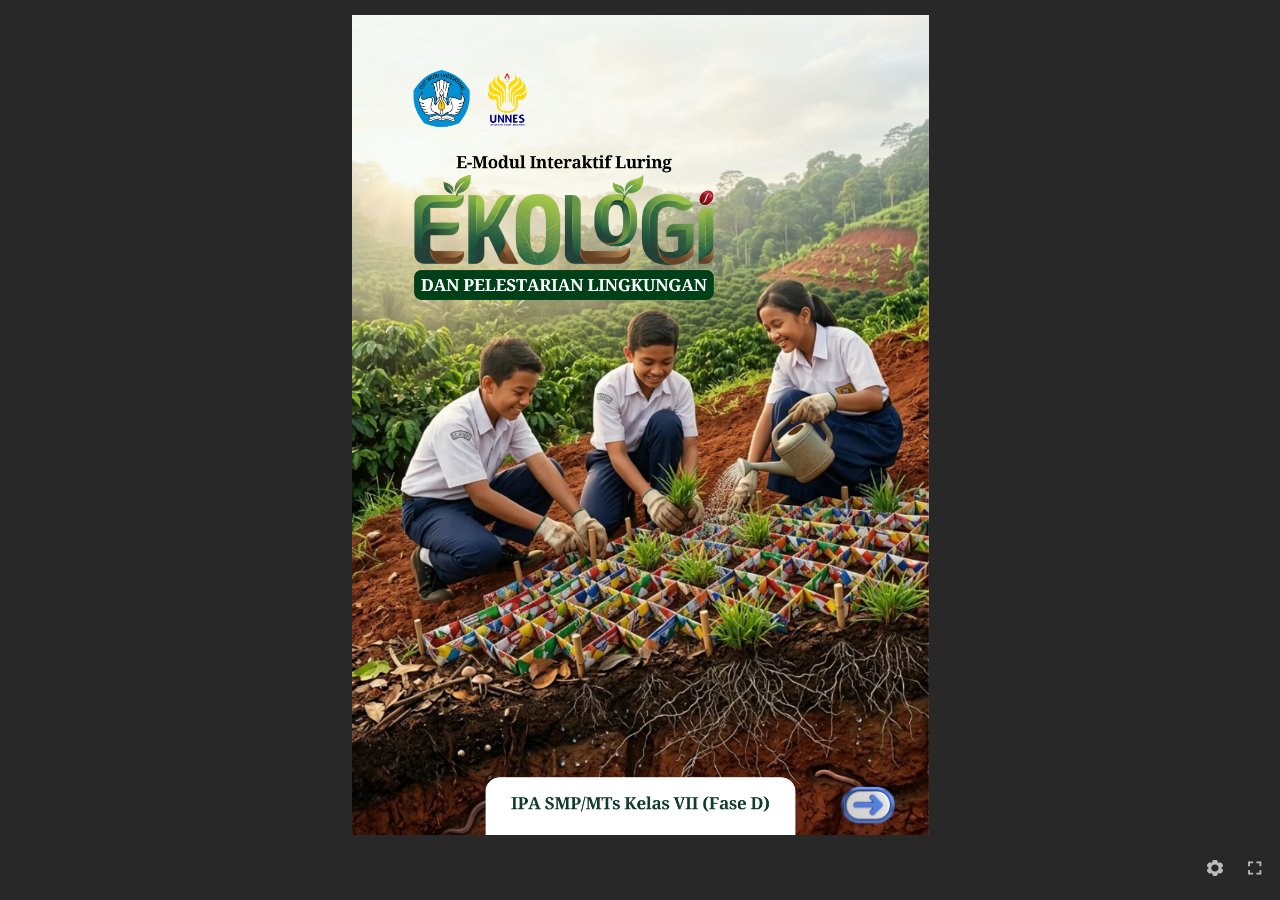
<file: index.html>
﻿<!doctype html>
<html lang="en-US">
<head>
  <meta charset="utf-8">
  <!-- Created using Storyline 360 x64 - http://www.articulate.com  -->
  <!-- version: 3.127.38181.0 -->
  <title>Emilie V2</title>
  <meta http-equiv="x-ua-compatible" content="IE=edge"/>
  <meta name="viewport" content="width=device-width,initial-scale=1,user-scalable=no,shrink-to-fit=no,minimal-ui"/>
  <meta name="apple-mobile-web-app-capable" content="yes"/>
  <style>
    html, body { height: 100%; padding: 0; margin: 0 }
    #app { height: 100%; width: 100%; }
  </style>

  <script>
    window.DS = {};
    window.globals = {
      DATA_PATH_BASE: '',
      HAS_FRAME: true,
      HAS_SLIDE: true,

      lmsPresent: false,
      tinCanPresent: false,
      cmi5Present: false,
      aoSupport: false,
      scale: 'Scaled',
      captureRc: false,
      browserSize: 'optimal',
      bgColor: '#282828',
      features: 'DropInBase,EngagePromiseUpgrade,JsInteractions,Localization,LocalizationImage,PlayerMemoryEnhancements,SlideLevelScale,SlidePromiseUpgrade,StartupPromiseUpgrade',
      themeName: 'unified',
      preloaderColor: '#FFFFFF',
      suppressAnalytics: false,
      productChannel: 'stable',
      publishSource: 'storyline',
      aid: 'aid|708344a5-7ff5-5b6d-87b4-832b00f7bb6b',
      cid: '2325d9bc-47ed-4123-a25b-e4ca825cc764',
      playerVersion: '3.127.38181.0',
      publishTimestamp: '2026-10-18T22:28:59.2689160Z',
      maxIosVideoElements: 10,
      connectionSettings: { message: 'You%20are%20offline.%20Trying%20to%20reconnect...', useDarkTheme: false, mode: 'disabled' },
      hasFeature: function(feature) {
        return this.features.split(',').includes(feature);
      },
      
      parseParams: function(qs) {
        if (window.globals.parsedParams != null) {
          return window.globals.parsedParams;
        }
        qs = (qs || window.location.search.substr(1)).split('+').join(' ');
        var params = {},
            tokens,
            re = /[?&]?([^=]+)=([^&]*)/g;

        while (tokens = re.exec(qs)) {
          params[decodeURIComponent(tokens[1]).trim()] =
            decodeURIComponent(tokens[2]).trim();
        }
        window.globals.parsedParams = params;
        return params;
      }

    };

    if (window.flagsUnderTest != null) {
      window.globals.features = window.flagsUnderTest.reduce((accum, feature) => {
        if (!accum.includes(feature)) {
          accum.push(feature);
        }
        return accum;
      }, window.globals.features.split(',')).join();
    }
  </script>
  <script>
    var isIe11 = ('ActiveXObject' in window || window.MSBlobBuilder != null)
      && window.msCrypto != null && !window.ActiveXObject;
    if (isIe11) {
      window.globals.unsupportedBrowser = true;
      document.write(atob('[base64]'));
    }
  </script>

  <script>
    if (window.globals.hasFeature('Localization')) {
      
      
    }
  </script>

  
  
  <script>window.THREE = { };</script>
  
</head>
<body style="background: #282828" class="cs-HTML theme-unified">
  <!-- 360 -->
  <script>!function(){var e,i=/iPhone/i,o=/iPod/i,n=/iPad/i,t=/\biOS-universal(?:.+)Mac\b/i,r=/\bAndroid(?:.+)Mobile\b/i,a=/Android/i,d=/(?:SD4930UR|\bSilk(?:.+)Mobile\b)/i,p=/Silk/i,l=/Windows Phone/i,u=/\bWindows(?:.+)ARM\b/i,b=/BlackBerry/i,s=/BB10/i,c=/Opera Mini/i,f=/\b(CriOS|Chrome)(?:.+)Mobile/i,h=/Mobile(?:.+)Firefox\b/i,v=function(e){return void 0!==e&&"MacIntel"===e.platform&&"number"==typeof e.maxTouchPoints&&e.maxTouchPoints>1&&"undefined"==typeof MSStream};e=function(e){var m={userAgent:"",platform:"",maxTouchPoints:0};e||"undefined"==typeof navigator?"string"==typeof e?m.userAgent=e:e&&e.userAgent&&(m={userAgent:e.userAgent,platform:e.platform,maxTouchPoints:e.maxTouchPoints||0}):m={userAgent:navigator.userAgent,platform:navigator.platform,maxTouchPoints:navigator.maxTouchPoints||0};var g=m.userAgent,y=g.split("[FBAN");void 0!==y[1]&&(g=y[0]),void 0!==(y=g.split("Twitter"))[1]&&(g=y[0]);var A=function(e){return function(i){return i.test(e)}}(g),w={apple:{phone:A(i)&&!A(l),ipod:A(o),tablet:!A(i)&&(A(n)||v(m))&&!A(l),universal:A(t),device:(A(i)||A(o)||A(n)||A(t)||v(m))&&!A(l)},amazon:{phone:A(d),tablet:!A(d)&&A(p),device:A(d)||A(p)},android:{phone:!A(l)&&A(d)||!A(l)&&A(r),tablet:!A(l)&&!A(d)&&!A(r)&&(A(p)||A(a)),device:!A(l)&&(A(d)||A(p)||A(r)||A(a))||A(/\bokhttp\b/i)},windows:{phone:A(l),tablet:A(u),device:A(l)||A(u)},other:{blackberry:A(b),blackberry10:A(s),opera:A(c),firefox:A(h),chrome:A(f),device:A(b)||A(s)||A(c)||A(h)||A(f)},any:!1,phone:!1,tablet:!1};return w.any=w.apple.device||w.android.device||w.windows.device||w.other.device,w.phone=w.apple.phone||w.android.phone||w.windows.phone,w.tablet=w.apple.tablet||w.android.tablet||w.windows.tablet,w}(),"object"==typeof exports&&"undefined"!=typeof module?module.exports=e:"function"==typeof define&&define.amd?define((function(){return e})):this.isMobile=e}();
    window.isMobile.apple.tablet = window.isMobile.apple.tablet ||
      (navigator.platform === 'MacIntel' && navigator.maxTouchPoints > 1);
    window.isMobile.apple.device = window.isMobile.apple.device || window.isMobile.apple.tablet;
    window.isMobile.tablet = window.isMobile.tablet || window.isMobile.apple.tablet;
    window.isMobile.any = window.isMobile.any || window.isMobile.apple.tablet;
  </script>

  <div id="focus-sink" tabindex="-1"></div>

  <div id="preso"></div>
  <script>
    (function() {

      var classTypes = [ 'desktop', 'mobile', 'phone', 'tablet' ];

      var addDeviceClasses = function(prefix, testObj) {
        var curr, i;
        for (i = 0; i < classTypes.length; i++) {
          curr = classTypes[i];
          if (testObj[curr]) {
            document.body.classList.add(prefix + curr);
          }
        }
      };

      var params = window.globals.parseParams(),
          isDevicePreview = params.devicepreview === '1',
          isPhoneOverride = params.deviceType === 'phone' || (isDevicePreview && params.phone == '1'),
          isTabletOverride = (params.deviceType === 'tablet' || isDevicePreview) && !isPhoneOverride,
          isMobileOverride = isPhoneOverride || isTabletOverride;

      var deviceView = {
        desktop: !window.isMobile.any && !isMobileOverride,
        mobile: window.isMobile.any || isMobileOverride,
        phone: isPhoneOverride || (window.isMobile.phone && !isTabletOverride),
        tablet: isTabletOverride || window.isMobile.tablet
      };

      window.globals.deviceView = deviceView;
      window.isMobile.desktop = !window.isMobile.any;
      window.isMobile.mobile = window.isMobile.any;

      addDeviceClasses('view-', deviceView);

    })();
  </script>
  
  <script src='story_content/triggers.js' type=text/javascript></script>
<script src='story_content/user.js' type=text/javascript></script>
  <div class="slide-loader"></div>

  <script>
    var doc = document, loader = doc.body.querySelector('.slide-loader'); [ 1, 2, 3 ].forEach(function(n) { var d = doc.createElement('div'); d.style.backgroundColor = window.globals.preloaderColor; d.classList.add('mobile-loader-dot'); d.classList.add('dot' + n); loader.appendChild(d); });
  </script>

  <div class="mobile-load-title-overlay" style="display: none">
    <div class="mobile-load-title">Emilie V2</div>
  </div>

  <div class="mobile-chrome-warning"></div>

  
<style>
  .warn-connection-dialog {
    display: none;
    background: transparent;
    pointer-events: all;
    position: fixed;
    left: 0;
    top: 0;
    width: 100%;
    height: 100%;
    z-index: 999;
  }

  .warn-connection-content {
    pointer-events: all;
    border-radius: 4px;
    background: white;
    border: 1px solid #E7E7E7;
    color: #333333;
    box-shadow: 0 2px 4px rgba(0, 0, 0, 0.25);
    transition: all 150ms ease-out;
    position: absolute;
    white-space: nowrap;
  }

  .view-phone.is-landscape .warn-connection-content {
    left: 23px;
    bottom: 23px;
  }

  .view-tablet.is-landscape .warn-connection-content {
    left: 50%;
    top: 20px;
    transform: translateX(-50%);
  }

  .view-mobile.is-portrait .warn-connection-content {
    transform: translate(-50%, calc(-100% - 15px));
  }

  .warn-connection-content p {
    display: inline-block;
    margin: 0 8px 0 0;
    line-height: 33px;
    font-size: 11px;
  }

  .warn-connection-content svg {
    position: relative;
    vertical-align: middle;
    margin: 0 2px 2px 8px;
  }

  .view-desktop .warn-connection-content {
    left: 1.5em;
    bottom: 1.5em;
  }

  .view-desktop .warn-connection-content p {
    font-size: 1.1em;
  }

  .is-offline .warn-connection-dialog {
    display: block;
  }

  .is-offline .cs-panel * {
    pointer-events: none !important;
  }

  .is-offline .cs-panel {
    pointer-events: all !important;
  }

  .is-offline #nav-controls * {
    pointer-events: none !important;
  }

  .is-offline #nav-controls {
    pointer-events: all !important;
  }
</style>

<div class="warn-connection-dialog" role="alertdialog" aria-modal="true" tabindex="0" aria-labelledby="warn-connection-message">
  <div class="warn-connection-content">
    <svg width="17" height="15" viewBox="0 0 17 15" xmlns="http://www.w3.org/2000/svg">
      <path fill="#8F0000" stroke="white" d="M16.07,12.98 L15.88,12.23 L9.51,1.21 C8.97,0.26,7.6,0.26,7.06,1.21 L0.69,12.23 C0.15,13.16,0.81,14.36,1.91,14.36 H14.65 C15.47,14.36,16.05,13.7,16.07,12.98 Z"/>
      <path fill="white" stroke="white" d="M8.58,5.5 C8.35,5.28,8.5,5.35,8.21,5.32 C8.09,5.35,7.97,5.49,7.96,5.67 C7.97,5.79,7.98,5.92,7.98,6.04 L7.98,6.04 C7.99,6.17,8,6.31,8.01,6.43 L8.01,6.44 C8.03,6.92,8.06,7.41,8.09,7.9 L8.09,7.9 C8.12,8.39,8.14,8.88,8.17,9.37 C8.17,9.39,8.18,9.42,8.2,9.44 C8.23,9.46,8.25,9.47,8.28,9.47 C8.31,9.47,8.34,9.46,8.35,9.44 C8.37,9.43,8.38,9.4,8.39,9.35 L8.39,9.34 C8.39,9.24,8.4,9.15,8.4,9.05 L8.4,9.05 C8.41,8.96,8.41,8.86,8.42,8.75 C8.43,8.44,8.45,8.12,8.47,7.81 L8.47,7.81 C8.49,7.49,8.51,7.18,8.53,6.87 C8.55,6.46,8.56,6.05,8.59,5.64 L8.6,5.62 C8.6,5.57,8.59,5.53,8.58,5.5 L8.21,5.32 Z"/>
      <circle fill="white" stroke="white" cx="8.3" cy="11.35" r="0.3"/>
    </svg>
    <p id="warn-connection-message">You are offline. Trying to reconnect...</p>
  </div>
</div>

<script>
  (function() {
    window.DS.connection = {
      warningShown: false,
      assets: {},
      loadingAssetGroup: false,
      retryDelay: 500
    };

    var connectionSettings = window.globals.connectionSettings || {};

    var useConnectionMessages = window.AbortController != null &&
      window.location.protocol != 'file:' &&
      connectionSettings.mode === 'normal';

    window.DS.connection.useConnectionMessages = useConnectionMessages;

    var assetCount = 0;
    var checkLoadedId;


    if (useConnectionMessages && connectionSettings != null) {
      var contentEl = document.querySelector('.warn-connection-content');
      var messageEl = contentEl.querySelector('p');

      if (connectionSettings.useDarkTheme) {
        contentEl.style.borderColor = '#BABBBA';
        contentEl.style.backgroundColor = '#282828';
        contentEl.style.color = '#FFFFFF';
      }

      if (connectionSettings.message != null) {
        messageEl.textContent = window.decodeURIComponent(connectionSettings.message);
      }
    }

    function checkAssetsReady() {
      for (var i in DS.connection.assets) {
        if (!DS.connection.assets[i].success) {
          return false;
        }
      }
      return true;
    }

    function stopAssetGroup() {
      if (!useConnectionMessages) { return; }

      assetCount = 0;

      DS.connection.oldAssetGroup = DS.connection.assets;
      DS.connection.assets = {};
      DS.connection.loadingAssetGroup = false;
      clearInterval(checkLoadedId);
    }

    function startAssetGroup() {
      if (!useConnectionMessages) { return; }
      var ticks = 0;
      clearInterval(checkLoadedId);
      checkLoadedId = setInterval(function() {
        var loaded = 0;
        if (assetCount === 0 && loaded === 0) {
          clearInterval(checkLoadedId);
          return;
        }

        for (var i in DS.connection.assets) {
          if (DS.connection.assets[i].success) {
            loaded++;
          }
        }

        if (assetCount === loaded && checkAssetsReady()) {
          for (var i in DS.connection.assets) {
            if (DS.connection.assets[i].action) {
              DS.connection.assets[i].action();
            }
          }
          hideWarning();
          stopAssetGroup();
        }
      }, 100)
    }

    function requiredAsset(url, action, retry, type) {
      if (!useConnectionMessages) { return; }
      if (DS.connection.assets[url]) { return; }

      DS.connection.assets[url] = {
        success: false, action: action, retry: retry, type: type
      };
      assetCount = Object.keys(DS.connection.assets).length;
      if (!DS.connection.loadingAssetGroup) {
        startAssetGroup();
      }
      DS.connection.loadingAssetGroup = true;
    }

    function assetLoaded(url) {
      if (!useConnectionMessages) { return; }
      if (DS.connection.assets[url]) {
        DS.connection.assets[url].success = true;
      }
    }

    function assetFailed(url) {
      if (!useConnectionMessages) { return; }
      if (!DS.connection.assets[url]) {
        if (/\.js$/.test(url) && url.indexOf('transcripts') === -1) {
          setTimeout(function() {
            if (DS.connection.lastSlideLoaded != null) {
              DS.connection.lastSlideLoaded();
            }
          }, DS.connection.retryDelay);
        }
        return;
      }
      if (!DS.connection.warningShown) { showWarning(); }
      if (DS.connection.assets[url].retry) {
        setTimeout(function() {
          if (!DS.connection.assets[url].success) {
            DS.connection.assets[url].retry()
          }
        }, DS.connection.retryDelay);
      }
    }

    function hideWarning() {
      document.body.classList.remove('is-offline');
      DS.connection.warningShown = false;
      enableKeys();
    }
    DS.connection.hideWarning = hideWarning

    function showWarning(btn) {
      document.body.classList.add('is-offline')
      DS.connection.warningShown = true;
      updateWarningPosition();
      disableKeys();
    }

    function updateWarningPosition() {
      if (!DS.connection.warningShown) {
        return;
      }

      var isPortrait = document.body.classList.contains('is-portrait');
      var isMobile = document.body.classList.contains('view-mobile');
      var warningEl = document.querySelector('.warn-connection-content');

      if (isPortrait && isMobile) {
        var slide = document.querySelector('.primary-slide');
        var slideRect = slide != null
          ? slide.getBoundingClientRect()
          : { top: window.innerHeight, left: 0, width: window.innerWidth };

        warningEl.style.top = `${slideRect.top}px`
        warningEl.style.left = `${slideRect.left + slideRect.width / 2}px`
      } else {
        warningEl.style.top = null;
        warningEl.style.left = null;
      }

      window.requestAnimationFrame(updateWarningPosition);
    }

    function onDisableKeyDown(e) {
      e.preventDefault();
      e.stopImmediatePropagation();
    }

    function onDisableKeyUp(e) {
      e.preventDefault();
      e.stopImmediatePropagation();
    }

    var accStyle = document.createElement('style');
    var warnDialogEl = document.querySelector('.warn-connection-dialog');

    function disableKeys() {
      if (DS.views && DS.views.nsStack && DS.views.nsStack.length === 1) {
        DS.views.nsStack[0].tabReachable = false
        DS.views.nsStack[0].updateTabIndex(true);
      }

      accStyle.innerHTML = '.acc-shadow-dom { display: none; }';
      document.body.appendChild(accStyle);

      warnDialogEl.parentNode.append(warnDialogEl);
      warnDialogEl.focus();
    }

    function enableKeys() {
      accStyle.remove();
      if (DS.views && DS.views.nsStack && DS.views.nsStack.length === 1 && DS.views.nsStack[0].name === '_frame') {
        DS.views.nsStack[0].tabReachable = true;
        DS.views.nsStack[0].updateTabIndex();
      }
    }

    // these will all be noops if the feature flag isn't set in
    // the data and `window.globals.features`
    DS.connection.requiredAsset = requiredAsset;
    DS.connection.assetLoaded = assetLoaded;
    DS.connection.assetFailed = assetFailed;
    DS.connection.stopAssetGroup = stopAssetGroup;
    DS.connection.startAssetGroup = startAssetGroup;
  })();
</script>


  <script>
    
    if (window.autoSpider && window.vInterfaceObject) {
      document.querySelector('.mobile-load-title-overlay').style.display = 'none';
    }
  </script>

  

  <link rel="stylesheet" href="html5/data/css/output.min.css" data-noprefix/>
</body>
<script src="html5/lib/scripts/bootstrapper.min.js"></script>
</html>
</file>
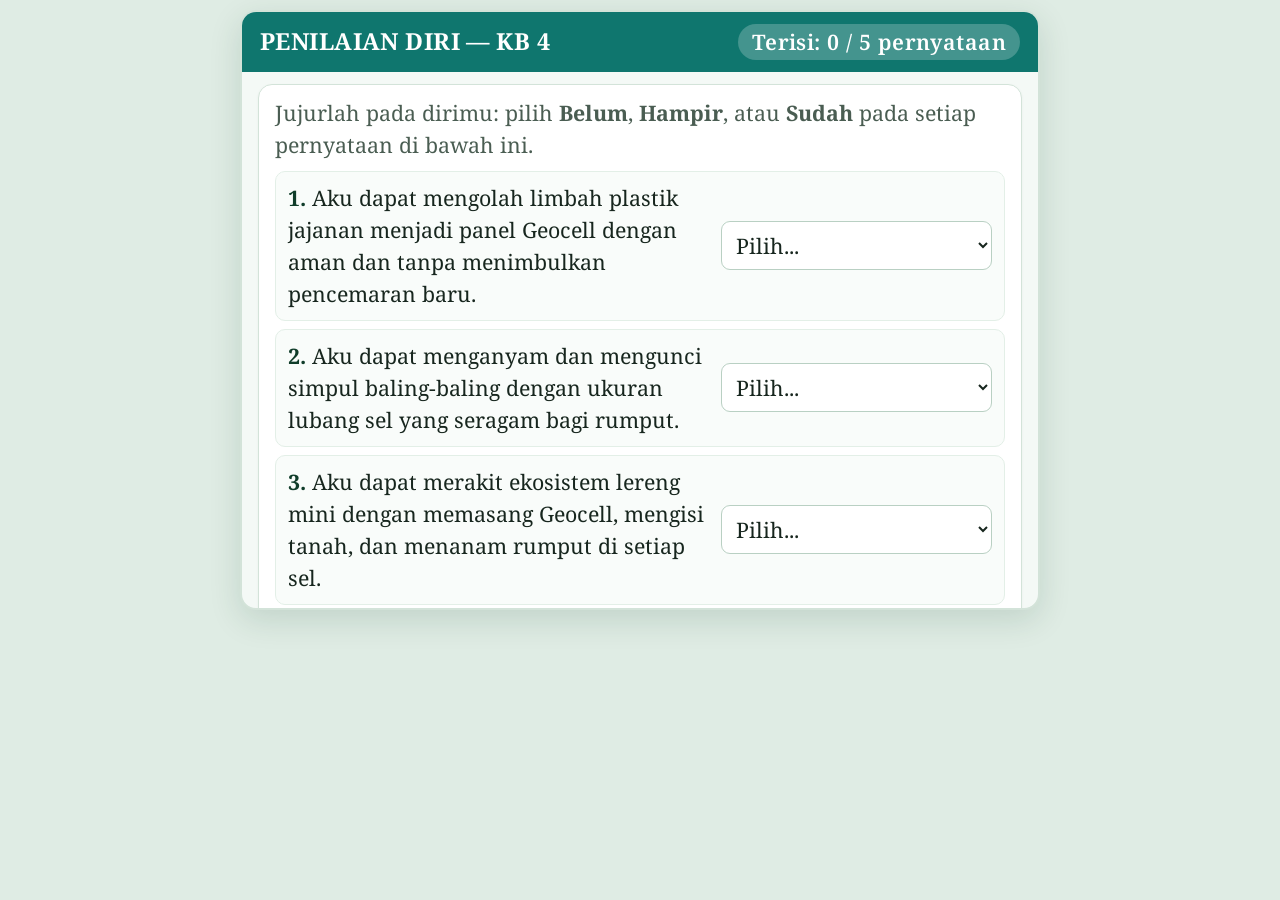
<file: story_content/WebObjects/5bcsjZnCc5c/index.html>
<!DOCTYPE html>
<html lang="id">
<head>
<meta charset="utf-8">
<meta name="viewport" content="width=device-width, initial-scale=1">
<title>Penilaian Diri KB 4 - EMILIE | IPA Kelas VII</title>
<link rel="preconnect" href="https://fonts.googleapis.com">
<link rel="preconnect" href="https://fonts.gstatic.com" crossorigin>
<link href="https://fonts.googleapis.com/css2?family=Noto+Serif:ital,wght@0,400;0,600;0,700;1,400&display=swap" rel="stylesheet">
<style>
:root{
  --fs:16pt;
  --g900:#103d2a;
  --g800:#14532d;
  --g700:#1b7a4a;
  --g500:#2f9e63;
  --g200:#bfe3cf;
  --g100:#e7f5ed;
  --teal:#0f766e;
  --bg:#f4f9f6;
  --card:#ffffff;
  --ink:#17261e;
  --mut:#4a5d52;
  --line:#d3e3d9;
  --sky:#0369a1;
  --skybg:#e6f3fb;
  --amb:#b45309;
  --ambbg:#fff3dc;
  --red:#b42318;
  --redbg:#fdecea;
}
*{box-sizing:border-box}
html,body{
  margin:0;
  padding:0;
  background:#dfece4;
  color:var(--ink);
  font-family:'Noto Serif',Georgia,'Times New Roman',serif;
  font-size:var(--fs);
  line-height:1.5;
  -webkit-text-size-adjust:100%;
}
body{
  display:flex;
  justify-content:center;
  align-items:flex-start;
  min-height:100vh;
  padding:10px;
}
/* Bingkai aplikasi ukuran 800 x 600 piksel */
.app-frame{
  width:800px;
  max-width:100%;
  height:600px;
  background:var(--bg);
  border:2px solid var(--line);
  border-radius:16px;
  box-shadow:0 10px 32px rgba(16,61,42,.14);
  display:flex;
  flex-direction:column;
  overflow:hidden;
  position:relative;
}
.stage-head{
  display:flex;
  flex-wrap:wrap;
  justify-content:space-between;
  align-items:center;
  gap:8px 12px;
  padding:12px 18px;
  background:var(--teal);
  color:#fff;
  font-weight:700;
  letter-spacing:.02em;
  flex-shrink:0;
}
.stage-head h1{
  margin:0;
  font-size:1.1em;
  color:#fff;
  line-height:1.25;
}
.stage-head .prog-pill{
  font-weight:600;
  font-size:var(--fs);
  background:rgba(255,255,255,.22);
  border-radius:999px;
  padding:2px 14px;
  white-space:nowrap;
}
/* Kotak identitas hasil cetak (tampil saat nama diisi atau saat cetak) */
.student-banner{
  background:var(--g100);
  border-bottom:2px solid var(--g200);
  padding:8px 18px;
  display:none;
  flex-wrap:wrap;
  justify-content:space-between;
  gap:6px 14px;
  font-size:var(--fs);
  color:var(--g900);
  flex-shrink:0;
}
.student-banner.show{
  display:flex;
}
.scroll-area{
  flex:1;
  overflow-y:auto;
  padding:12px 16px 18px;
}
.self-card{
  background:var(--card);
  border:1px solid var(--line);
  border-radius:14px;
  padding:12px 16px 16px;
  margin:0;
  box-shadow:0 1px 3px rgba(16,61,42,.05);
}
.lead{
  margin:0 0 10px;
  color:var(--mut);
  font-size:var(--fs);
}
.mrow{
  display:grid;
  grid-template-columns:1.55fr 1fr;
  gap:12px;
  align-items:center;
  margin:8px 0;
  padding:10px 12px;
  background:#f9fcfa;
  border-radius:10px;
  border:1.5px solid #e3efe7;
  transition:background .2s,border-color .2s;
}
.mrow:hover{
  border-color:var(--g500);
}
.mrow.unanswered-hl{
  background:var(--ambbg);
  border-left:5px solid var(--amb);
}
.mrow.val-2{
  background:#e9f7ef;
  border-color:#8fd4ae;
}
.mrow.val-1{
  background:#fff9eb;
  border-color:#f3d59a;
}
.mrow.val-0{
  background:#fef2f2;
  border-color:#f3b8b2;
}
@media(max-width:620px){
  .mrow{grid-template-columns:1fr}
}
.stmt{
  font-size:var(--fs);
  color:var(--ink);
}
.stmt b{
  color:var(--g900);
}
select,input[type=text]{
  width:100%;
  font-family:'Noto Serif',Georgia,'Times New Roman',serif;
  font-size:var(--fs);
  padding:8px 10px;
  border:1.5px solid #b9d0c3;
  border-radius:9px;
  background:#fff;
  color:var(--ink);
  cursor:pointer;
}
select:focus,input[type=text]:focus,button:focus-visible{
  outline:3px solid #8fd4ae;
  outline-offset:1px;
}
.warn-box{
  display:none;
  margin:12px 0;
  padding:10px 14px;
  border-radius:10px;
  background:var(--ambbg);
  border-left:6px solid var(--amb);
  color:#78350f;
  font-weight:600;
  font-size:var(--fs);
}
.warn-box.show{display:block}
.qscore{
  font-weight:700;
  color:var(--g900);
  margin:12px 0 4px;
  padding:12px 16px;
  background:var(--g100);
  border-left:6px solid var(--g700);
  border-radius:10px;
  display:none;
  font-size:var(--fs);
}
.qscore.show{display:block}
.btns{
  display:flex;
  flex-wrap:wrap;
  gap:10px;
  margin:14px 0 4px;
  align-items:center;
}
.btn{
  display:inline-flex;
  align-items:center;
  justify-content:center;
  gap:8px;
  background:var(--g700);
  color:#fff;
  border:0;
  border-radius:10px;
  padding:9px 16px;
  font-family:'Noto Serif',Georgia,'Times New Roman',serif;
  font-size:var(--fs);
  font-weight:700;
  cursor:pointer;
  transition:background .15s,opacity .15s;
}
.btn:hover{background:var(--g800)}
.btn.sec{
  background:#fff;
  color:var(--g800);
  border:1.5px solid var(--g500);
}
.btn.sec:hover{background:var(--g100)}
.btn.prt{
  background:var(--sky);
  color:#fff;
}
.btn.prt:hover{background:#075985}

/* Modal Input Nama Murid Sebelum Cetak */
.modal-backdrop{
  position:fixed;
  inset:0;
  background:rgba(16,61,42,.55);
  display:none;
  align-items:center;
  justify-content:center;
  padding:14px;
  z-index:100;
}
.modal-backdrop.open{
  display:flex;
}
.modal-card{
  background:#fff;
  border:2px solid var(--g500);
  border-radius:16px;
  width:100%;
  max-width:500px;
  padding:18px 20px;
  box-shadow:0 16px 40px rgba(0,0,0,.28);
}
.modal-card h2{
  margin:0 0 8px;
  font-size:1.1em;
  color:var(--g900);
}
.modal-card p{
  margin:0 0 10px;
  font-size:var(--fs);
}
.modal-fld{
  margin:8px 0;
}
.modal-fld label{
  display:block;
  font-weight:700;
  margin-bottom:4px;
  color:var(--g900);
}
.modal-err{
  display:none;
  color:var(--red);
  background:var(--redbg);
  border-left:4px solid var(--red);
  padding:8px 12px;
  border-radius:6px;
  margin-top:8px;
  font-weight:600;
}
.modal-err.show{display:block}

@media print{
  @page{size:A4 portrait;margin:12mm}
  :root{
    --fs:12pt;
  }
  html,body{
    background:#fff!important;
    padding:0!important;
    height:auto!important;
    overflow:visible!important;
    font-size:12pt!important;
    line-height:1.45!important;
  }
  .app-frame{
    width:100%!important;
    height:auto!important;
    border:0!important;
    box-shadow:none!important;
    overflow:visible!important;
  }
  .stage-head{
    padding:10px 14px!important;
    border-radius:8px!important;
  }
  .stage-head h1{
    font-size:13.5pt!important;
  }
  .stage-head .prog-pill,
  .student-banner,
  .lead,
  .stmt,
  select,
  input[type=text],
  .qscore{
    font-size:12pt!important;
    line-height:1.45!important;
  }
  .mrow{
    padding:7px 10px!important;
    margin:6px 0!important;
  }
  select{
    padding:5px 8px!important;
  }
  .scroll-area{
    overflow:visible!important;
    padding:6px 0!important;
  }
  .student-banner{
    display:flex!important;
    border:1.5px solid var(--g700)!important;
    border-radius:8px;
    margin:6px 0;
    padding:6px 12px!important;
  }
  .noprint,.btns,.modal-backdrop,.warn-box{
    display:none!important;
  }
  .mrow,.qscore{
    break-inside:avoid;
  }
  *{-webkit-print-color-adjust:exact;print-color-adjust:exact}
}
</style>
</head>
<body>
<div class="app-frame" role="main">
  <header class="stage-head">
    <h1>PENILAIAN DIRI &mdash; KB 4</h1>
    <span class="prog-pill" id="progText">Terisi: 0 / 5 pernyataan</span>
  </header>

  <div class="student-banner" id="studentBanner">
    <div><b>Nama Murid:</b> <span id="outNama">-</span></div>
    <div id="wrapKelas"><b>Kelas:</b> <span id="outKelas">-</span></div>
    <div><b>Waktu Cetak:</b> <span id="outWaktu">-</span></div>
  </div>

  <div class="scroll-area" id="scrollArea">
    <div class="self-card" id="selfBox"></div>
  </div>
</div>

<!-- Modal Tulis Nama Murid sebelum Cetak ke PDF -->
<div class="modal-backdrop" id="printModal" role="dialog" aria-modal="true" aria-labelledby="modalTitle">
  <div class="modal-card">
    <h2 id="modalTitle">Cetak Penilaian Diri KB 4 ke PDF</h2>
    <p>Tuliskan nama lengkapmu terlebih dahulu agar tercetak pada lembar hasil Penilaian Diri KB 4.</p>
    <div class="modal-fld">
      <label for="inpNama">Nama Murid <span style="color:var(--red)">*</span></label>
      <input type="text" id="inpNama" placeholder="Ketik nama lengkapmu..." autocomplete="name">
    </div>
    <div class="modal-fld">
      <label for="inpKelas">Kelas (opsional)</label>
      <input type="text" id="inpKelas" placeholder="Contoh: VII A">
    </div>
    <div class="modal-err" id="modalErr">Harap tuliskan namamu terlebih dahulu sebelum melanjutkan mencetak!</div>
    <div class="btns" style="justify-content:flex-end;margin-top:14px">
      <button type="button" class="btn sec" id="btnCancelPrint">Batal</button>
      <button type="button" class="btn prt" id="btnConfirmPrint">&#128424; Lanjutkan Cetak PDF</button>
    </div>
  </div>
</div>

<script>
(function(){
  'use strict';

  const ITEMS = [
    'Aku dapat mengolah limbah plastik jajanan menjadi panel Geocell dengan aman dan tanpa menimbulkan pencemaran baru.',
    'Aku dapat menganyam dan mengunci simpul baling-baling dengan ukuran lubang sel yang seragam bagi rumput.',
    'Aku dapat merakit ekosistem lereng mini dengan memasang Geocell, mengisi tanah, dan menanam rumput di setiap sel.',
    'Aku dapat menjelaskan mengapa model kontrol (tanah gundul) mewakili ekosistem lereng yang kehilangan vegetasi.',
    'Aku dapat merawat ekosistem lereng mini (menyiram rumput terjadwal) agar interaksi akar dan tanah berjalan baik.'
  ];

  const box = document.getElementById('selfBox');
  const progText = document.getElementById('progText');
  const printModal = document.getElementById('printModal');
  const inpNama = document.getElementById('inpNama');
  const inpKelas = document.getElementById('inpKelas');
  const modalErr = document.getElementById('modalErr');
  const studentBanner = document.getElementById('studentBanner');
  const outNama = document.getElementById('outNama');
  const outKelas = document.getElementById('outKelas');
  const wrapKelas = document.getElementById('wrapKelas');
  const outWaktu = document.getElementById('outWaktu');

  function esc(s){
    return String(s).replace(/[&<>"]/g, function(m){
      return {'&':'&amp;','<':'&lt;','>':'&gt;','"':'&quot;'}[m];
    });
  }

  function renderSelf(){
    let h = '<p class="lead">Jujurlah pada dirimu: pilih <b>Belum</b>, <b>Hampir</b>, atau <b>Sudah</b> pada setiap pernyataan di bawah ini.</p>';
    ITEMS.forEach(function(t, i){
      h += '<div class="mrow" id="mrow-' + i + '">' +
           '<span class="stmt"><b>' + (i + 1) + '.</b> ' + esc(t) + '</span>' +
           '<select data-i="' + i + '" aria-label="' + esc(t) + '">' +
           '<option value="">Pilih...</option>' +
           '<option value="0">Belum</option>' +
           '<option value="1">Hampir</option>' +
           '<option value="2">Sudah</option>' +
           '</select></div>';
    });
    h += '<div class="warn-box" id="warnBox" role="alert"></div>';
    h += '<div class="qscore" id="selfSum" aria-live="polite"></div>';
    h += '<div class="btns noprint">' +
         '<button type="button" class="btn sec" data-act="reset">Ulangi</button>' +
         '<button type="button" class="btn prt" data-act="print">&#128424; Cetak ke PDF</button>' +
         '</div>';
    box.innerHTML = h;
  }

  function getMissing(){
    const missing = [];
    Array.from(box.querySelectorAll('select')).forEach(function(s, i){
      if (s.value === '') missing.push(i + 1);
    });
    return missing;
  }

  function updateSelf(){
    const sels = Array.from(box.querySelectorAll('select'));
    const vals = sels.map(function(x){ return x.value; });
    const n = vals.length;
    const done = vals.filter(function(v){ return v === '2'; }).length;
    const part = vals.filter(function(v){ return v === '1'; }).length;
    const notYet = vals.filter(function(v){ return v === '0'; }).length;
    const filled = vals.filter(function(v){ return v !== ''; }).length;

    progText.textContent = 'Terisi: ' + filled + ' / ' + n + ' pernyataan';

    sels.forEach(function(s, i){
      const row = document.getElementById('mrow-' + i);
      row.classList.remove('val-0', 'val-1', 'val-2');
      if (s.value !== ''){
        row.classList.remove('unanswered-hl');
        row.classList.add('val-' + s.value);
      }
    });

    const warnBox = document.getElementById('warnBox');
    if (filled === n){
      warnBox.classList.remove('show');
      warnBox.textContent = '';
    }

    const sumEl = document.getElementById('selfSum');
    if (filled === 0){
      sumEl.classList.remove('show');
      sumEl.textContent = '';
    } else {
      let msg = 'Sudah: ' + done + ' dari ' + n + '. Hampir: ' + part + '. Belum: ' + notYet + '. ';
      if (done === n){
        msg += 'Hebat! Kamu siap lanjut ke Kegiatan Belajar berikutnya.';
      } else if (filled === n){
        msg += 'Ulangi bagian yang masih "Belum" atau "Hampir" sebelum lanjut.';
      }
      sumEl.textContent = msg;
      sumEl.classList.add('show');
    }
  }

  function resetSelf(){
    Array.from(box.querySelectorAll('select')).forEach(function(s, i){
      s.value = '';
      const row = document.getElementById('mrow-' + i);
      row.classList.remove('unanswered-hl', 'val-0', 'val-1', 'val-2');
    });
    const warnBox = document.getElementById('warnBox');
    warnBox.classList.remove('show');
    warnBox.textContent = '';
    updateSelf();
    document.getElementById('scrollArea').scrollTo({top:0, behavior:'smooth'});
  }

  function openPrintModal(){
    const missing = getMissing();
    const warnBox = document.getElementById('warnBox');
    if (missing.length > 0){
      Array.from(box.querySelectorAll('.mrow')).forEach(function(r, idx){
        r.classList.toggle('unanswered-hl', missing.indexOf(idx + 1) !== -1);
      });
      warnBox.innerHTML = '&#9888;&#65039; <b>Peringatan:</b> Silakan pilih dulu status pada <b>Pernyataan nomor ' + missing.join(', ') + '</b> sebelum mencetak ke PDF.';
      warnBox.classList.add('show');
      const firstRow = document.getElementById('mrow-' + (missing[0] - 1));
      if (firstRow) firstRow.scrollIntoView({behavior:'smooth', block:'center'});
      return;
    }
    modalErr.classList.remove('show');
    printModal.classList.add('open');
    setTimeout(function(){ inpNama.focus(); }, 50);
  }

  function closePrintModal(){
    printModal.classList.remove('open');
  }

  function confirmPrint(){
    const nama = inpNama.value.trim();
    const kelas = inpKelas.value.trim();
    if (!nama){
      modalErr.classList.add('show');
      inpNama.focus();
      return;
    }
    outNama.textContent = nama;
    if (kelas){
      outKelas.textContent = kelas;
      wrapKelas.style.display = '';
    } else {
      wrapKelas.style.display = 'none';
    }
    outWaktu.textContent = new Date().toLocaleString('id-ID', {
      day:'2-digit', month:'long', year:'numeric', hour:'2-digit', minute:'2-digit'
    });
    studentBanner.classList.add('show');
    closePrintModal();
    setTimeout(function(){ window.print(); }, 150);
  }

  renderSelf();
  updateSelf();

  box.addEventListener('change', updateSelf);
  box.addEventListener('click', function(e){
    const b = e.target.closest('button[data-act]');
    if (!b) return;
    const act = b.dataset.act;
    if (act === 'reset') resetSelf();
    else if (act === 'print') openPrintModal();
  });

  document.getElementById('btnCancelPrint').addEventListener('click', closePrintModal);
  document.getElementById('btnConfirmPrint').addEventListener('click', confirmPrint);
  inpNama.addEventListener('input', function(){
    if (inpNama.value.trim()) modalErr.classList.remove('show');
  });
  printModal.addEventListener('keydown', function(e){
    if (e.key === 'Escape') closePrintModal();
    else if (e.key === 'Enter'){
      e.preventDefault();
      confirmPrint();
    }
  });
})();
</script>
</body>
</html>
</file>
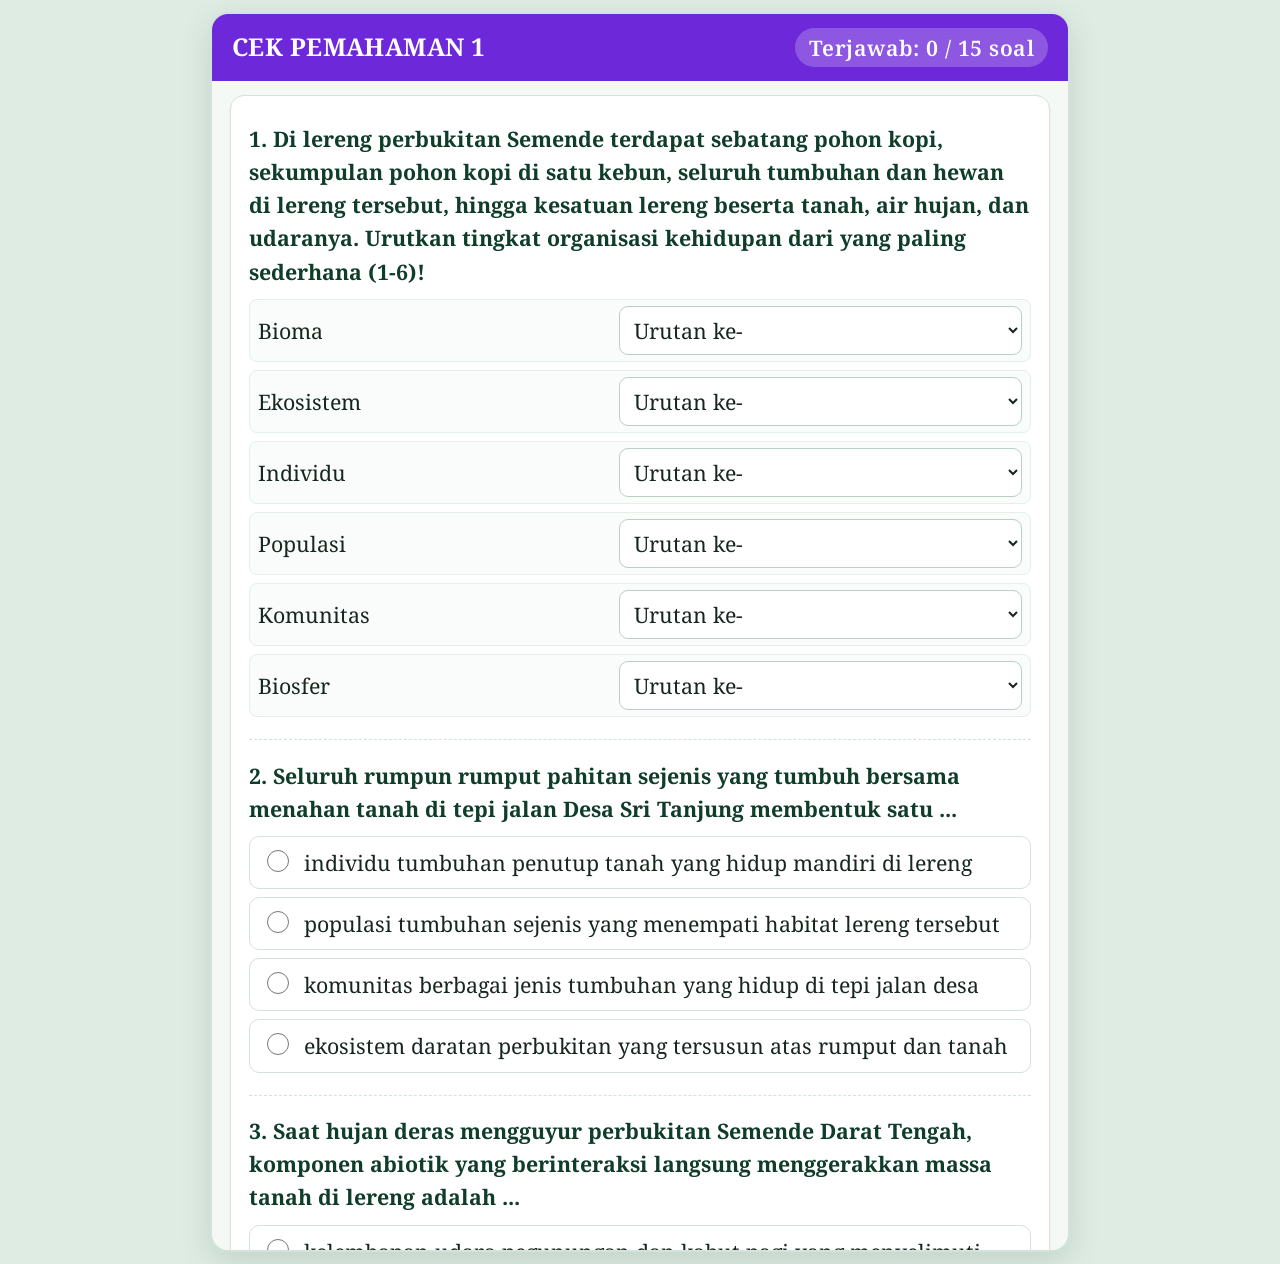
<file: story_content/WebObjects/5p8fu5sKHd3/index.html>
<!DOCTYPE html>
<html lang="id">
<head>
<meta charset="utf-8">
<meta name="viewport" content="width=device-width, initial-scale=1">
<title>Cek Pemahaman 1 - EMILIE | IPA Kelas VII</title>
<link rel="preconnect" href="https://fonts.googleapis.com">
<link rel="preconnect" href="https://fonts.gstatic.com" crossorigin>
<link href="https://fonts.googleapis.com/css2?family=Noto+Serif:ital,wght@0,400;0,600;0,700;1,400&display=swap" rel="stylesheet">
<style>
:root{
  --fs:16pt;
  --g900:#103d2a;
  --g800:#14532d;
  --g700:#1b7a4a;
  --g500:#2f9e63;
  --g200:#bfe3cf;
  --g100:#e7f5ed;
  --bg:#f4f9f6;
  --card:#ffffff;
  --ink:#17261e;
  --mut:#4a5d52;
  --line:#d3e3d9;
  --sky:#0369a1;
  --skybg:#e6f3fb;
  --amb:#b45309;
  --ambbg:#fff3dc;
  --red:#b42318;
  --redbg:#fdecea;
  --pur:#6d28d9;
  --purbg:#f1ebfd;
}
*{box-sizing:border-box}
html,body{
  margin:0;
  padding:0;
  background:#dfece4;
  color:var(--ink);
  font-family:'Noto Serif',Georgia,'Times New Roman',serif;
  font-size:var(--fs);
  line-height:1.55;
  -webkit-text-size-adjust:100%;
}
body{
  display:flex;
  justify-content:center;
  align-items:flex-start;
  min-height:100vh;
  padding:12px;
}
/* Bingkai aplikasi ukuran 860 x 1240 piksel */
.app-frame{
  width:860px;
  max-width:100%;
  height:1240px;
  background:var(--bg);
  border:2px solid var(--line);
  border-radius:18px;
  box-shadow:0 10px 32px rgba(16,61,42,.14);
  display:flex;
  flex-direction:column;
  overflow:hidden;
  position:relative;
}
.stage-head{
  display:flex;
  flex-wrap:wrap;
  justify-content:space-between;
  align-items:center;
  gap:8px 12px;
  padding:14px 20px;
  background:var(--pur);
  color:#fff;
  font-weight:700;
  letter-spacing:.02em;
  flex-shrink:0;
}
.stage-head h1{
  margin:0;
  font-size:1.15em;
  color:#fff;
  line-height:1.25;
}
.stage-head .prog-pill{
  font-weight:600;
  font-size:16pt;
  background:rgba(255,255,255,.22);
  border-radius:999px;
  padding:3px 14px;
  white-space:nowrap;
}
/* Kotak identitas hasil cetak (tampil saat nama diisi atau saat cetak) */
.student-banner{
  background:var(--g100);
  border-bottom:2px solid var(--g200);
  padding:10px 20px;
  display:none;
  flex-wrap:wrap;
  justify-content:space-between;
  gap:6px 16px;
  font-size:16pt;
  color:var(--g900);
  flex-shrink:0;
}
.student-banner.show{
  display:flex;
}
.scroll-area{
  flex:1;
  overflow-y:auto;
  padding:14px 18px 22px;
}
.quiz{
  background:var(--card);
  border:1px solid var(--line);
  border-radius:14px;
  padding:8px 18px 18px;
  margin:0;
  box-shadow:0 1px 3px rgba(16,61,42,.05);
}
.qc{
  border-bottom:1.5px dashed var(--line);
  padding:14px 0;
  transition:background .2s,border-color .2s;
}
.qc:last-of-type{border-bottom:0}
.qc.unanswered-hl{
  background:var(--ambbg);
  border-left:5px solid var(--amb);
  padding-left:12px;
  padding-right:8px;
  border-radius:8px;
}
.qs{
  font-weight:700;
  margin:.2em 0 .55em;
  color:var(--g900);
  font-size:16pt;
}
.opt{
  display:flex;
  gap:12px;
  align-items:flex-start;
  padding:9px 12px;
  border:1.5px solid var(--line);
  border-radius:10px;
  margin:8px 0;
  cursor:pointer;
  background:#fff;
  font-size:16pt;
}
.opt:hover{border-color:var(--g500)}
.opt.ok{background:#e1f5e8;border-color:#2f9e63}
.opt.bad{background:var(--redbg);border-color:#e07a70}
input[type=radio]{
  width:22px;
  height:22px;
  margin-top:4px;
  accent-color:var(--g700);
  flex:none;
  cursor:pointer;
}
.mrow{
  display:grid;
  grid-template-columns:1fr 1.15fr;
  gap:10px;
  align-items:center;
  margin:8px 0;
  padding:6px 8px;
  background:#f9fcfa;
  border-radius:8px;
  border:1px solid #e3efe7;
}
@media(max-width:620px){
  .mrow{grid-template-columns:1fr}
}
select,input[type=text]{
  width:100%;
  font-family:'Noto Serif',Georgia,'Times New Roman',serif;
  font-size:16pt;
  padding:8px 10px;
  border:1.5px solid #b9d0c3;
  border-radius:9px;
  background:#fff;
  color:var(--ink);
}
select:focus,input[type=text]:focus,button:focus-visible{
  outline:3px solid #8fd4ae;
  outline-offset:1px;
}
.fb{
  margin:10px 0 0;
  padding:10px 14px;
  border-radius:10px;
  font-size:16pt;
  display:none;
}
.fb.ok{display:block;background:#e1f5e8;color:#14532d;border-left:5px solid #2f9e63}
.fb.bad{display:block;background:var(--redbg);color:#7a1d14;border-left:5px solid #e07a70}
.warn-box{
  display:none;
  margin:12px 0;
  padding:12px 16px;
  border-radius:10px;
  background:var(--ambbg);
  border-left:6px solid var(--amb);
  color:#78350f;
  font-weight:600;
  font-size:16pt;
}
.warn-box.show{display:block}
.qscore{
  font-weight:700;
  color:var(--g900);
  margin:12px 0 4px;
  padding:12px 16px;
  background:var(--g100);
  border-left:6px solid var(--g700);
  border-radius:10px;
  display:none;
  font-size:16pt;
}
.qscore.show{display:block}
.btns{
  display:flex;
  flex-wrap:wrap;
  gap:10px;
  margin:16px 0 6px;
  align-items:center;
}
.btn{
  display:inline-flex;
  align-items:center;
  justify-content:center;
  gap:8px;
  background:var(--g700);
  color:#fff;
  border:0;
  border-radius:10px;
  padding:10px 18px;
  font-family:'Noto Serif',Georgia,'Times New Roman',serif;
  font-size:16pt;
  font-weight:700;
  cursor:pointer;
  transition:background .15s,opacity .15s,transform .1s;
}
.btn:hover{background:var(--g800)}
.btn.unready{
  background:#7c9a89;
  opacity:.78;
}
.btn.unready:hover{
  background:#698776;
}
.btn.sec{
  background:#fff;
  color:var(--g800);
  border:1.5px solid var(--g500);
}
.btn.sec:hover{background:var(--g100)}
.btn.prt{
  background:var(--sky);
  color:#fff;
}
.btn.prt:hover{background:#075985}

/* Modal Input Nama Murid Sebelum Cetak */
.modal-backdrop{
  position:fixed;
  inset:0;
  background:rgba(16,61,42,.55);
  display:none;
  align-items:center;
  justify-content:center;
  padding:16px;
  z-index:100;
}
.modal-backdrop.open{
  display:flex;
}
.modal-card{
  background:#fff;
  border:2px solid var(--g500);
  border-radius:16px;
  width:100%;
  max-width:520px;
  padding:20px 22px;
  box-shadow:0 16px 40px rgba(0,0,0,.28);
}
.modal-card h2{
  margin:0 0 8px;
  font-size:1.15em;
  color:var(--g900);
}
.modal-card p{
  margin:0 0 12px;
  font-size:16pt;
}
.modal-fld{
  margin:10px 0;
}
.modal-fld label{
  display:block;
  font-weight:700;
  margin-bottom:4px;
  color:var(--g900);
}
.modal-err{
  display:none;
  color:var(--red);
  background:var(--redbg);
  border-left:4px solid var(--red);
  padding:8px 12px;
  border-radius:6px;
  margin-top:8px;
  font-weight:600;
}
.modal-err.show{display:block}

@media print{
  @page{size:A4 portrait;margin:12mm}
  html,body{
    background:#fff!important;
    padding:0!important;
    height:auto!important;
    overflow:visible!important;
  }
  .app-frame{
    width:100%!important;
    height:auto!important;
    border:0!important;
    box-shadow:none!important;
    overflow:visible!important;
  }
  .scroll-area{
    overflow:visible!important;
    padding:10px 0!important;
  }
  .student-banner{
    display:flex!important;
    border:1.5px solid var(--g700)!important;
    border-radius:10px;
    margin:10px 0;
  }
  .noprint,.btns,.modal-backdrop,.warn-box{
    display:none!important;
  }
  .qc,.opt,.mrow,.fb{
    break-inside:avoid;
  }
  *{-webkit-print-color-adjust:exact;print-color-adjust:exact}
}
</style>
</head>
<body>
<div class="app-frame" role="main">
  <header class="stage-head">
    <h1>CEK PEMAHAMAN 1</h1>
    <span class="prog-pill" id="progText">Terjawab: 0 / 15 soal</span>
  </header>

  <div class="student-banner" id="studentBanner">
    <div><b>Nama Murid:</b> <span id="outNama">-</span></div>
    <div id="wrapKelas"><b>Kelas:</b> <span id="outKelas">-</span></div>
    <div><b>Waktu Cetak:</b> <span id="outWaktu">-</span></div>
  </div>

  <div class="scroll-area" id="scrollArea">
    <div class="quiz" id="quizBox"></div>
  </div>
</div>

<!-- Modal Tulis Nama Murid sebelum Cetak ke PDF -->
<div class="modal-backdrop" id="printModal" role="dialog" aria-modal="true" aria-labelledby="modalTitle">
  <div class="modal-card">
    <h2 id="modalTitle">Cetak Hasil Jawaban ke PDF</h2>
    <p>Tuliskan nama lengkapmu terlebih dahulu agar tercetak pada lembar hasil jawaban Cek Pemahaman 1.</p>
    <div class="modal-fld">
      <label for="inpNama">Nama Murid <span style="color:var(--red)">*</span></label>
      <input type="text" id="inpNama" placeholder="Ketik nama lengkapmu..." autocomplete="name">
    </div>
    <div class="modal-fld">
      <label for="inpKelas">Kelas (opsional)</label>
      <input type="text" id="inpKelas" placeholder="Contoh: VII A">
    </div>
    <div class="modal-err" id="modalErr">Harap tuliskan namamu terlebih dahulu sebelum melanjutkan mencetak!</div>
    <div class="btns" style="justify-content:flex-end;margin-top:16px">
      <button type="button" class="btn sec" id="btnCancelPrint">Batal</button>
      <button type="button" class="btn prt" id="btnConfirmPrint">&#128424; Lanjutkan Cetak PDF</button>
    </div>
  </div>
</div>

<script>
(function(){
  'use strict';

  const Q = [
    {t:'order', q:'Di lereng perbukitan Semende terdapat sebatang pohon kopi, sekumpulan pohon kopi di satu kebun, seluruh tumbuhan dan hewan di lereng tersebut, hingga kesatuan lereng beserta tanah, air hujan, dan udaranya. Urutkan tingkat organisasi kehidupan dari yang paling sederhana (1-6)!', items:['Individu','Populasi','Komunitas','Ekosistem','Bioma','Biosfer'], e:'Urutan dari paling sederhana: individu (satu organisme tunggal), populasi (kumpulan individu sejenis), komunitas (berbagai populasi di suatu area), ekosistem (komunitas beserta lingkungan abiotiknya), bioma, hingga biosfer.'},
    {t:'mcq', q:'Seluruh rumpun rumput pahitan sejenis yang tumbuh bersama menahan tanah di tepi jalan Desa Sri Tanjung membentuk satu ...',
     o:[
       'individu tumbuhan penutup tanah yang hidup mandiri di lereng',
       'populasi tumbuhan sejenis yang menempati habitat lereng tersebut',
       'komunitas berbagai jenis tumbuhan yang hidup di tepi jalan desa',
       'ekosistem daratan perbukitan yang tersusun atas rumput dan tanah'
     ], a:1, e:'Kumpulan individu sejenis (rumput pahitan) yang hidup di tempat dan waktu yang sama disebut populasi. Individu adalah satu organisme tunggal, komunitas mencakup berbagai jenis populasi, sedangkan ekosistem mencakup komunitas beserta lingkungan abiotiknya.'},
    {t:'mcq', q:'Saat hujan deras mengguyur perbukitan Semende Darat Tengah, komponen abiotik yang berinteraksi langsung menggerakkan massa tanah di lereng adalah ...',
     o:[
       'kelembapan udara pegunungan dan kabut pagi yang menyelimuti permukaan lereng',
       'perakaran semak belukar dan serasah daun yang melapisi tanah lapisan atas',
       'curahan air hujan dan kemiringan lereng yang memicu aliran permukaan tanah',
       'penyinaran cahaya matahari dan hembusan angin sepoi di puncak perbukitan'
     ], a:2, e:'Curahan air hujan dan kemiringan lereng (topografi) merupakan komponen abiotik yang berinteraksi langsung dengan tanah memicu limpasan permukaan dan pergerakan massa tanah (longsor), sedangkan perakaran semak adalah komponen biotik penahan tanah.'},
    {t:'mcq', q:'Di halaman sekolah yang tertutup bungkus plastik jajanan, tanah menjadi padat dan kering sehingga cacing tanah jarang ditemukan. Padahal di ekosistem yang sehat, cacing tanah berperan penting sebagai ...',
     o:[
       'produsen tanah yang mengikat unsur hara mineral untuk disalurkan langsung ke akar',
       'konsumen tingkat pertama yang memakan daun rumput segar di permukaan tanah',
       'pengurai mikroskopis yang mengeluarkan enzim pencerna selulosa di luar tubuhnya',
       'detritivor tanah yang memakan serasah organik dan menggemburkan pori-pori tanah'
     ], a:3, e:'Cacing tanah berperan sebagai detritivor yang memakan serpihan serasah organik di dalam tubuhnya dan membuat liang yang menggemburkan pori tanah. Adapun pengurai (dekomposer) adalah jamur dan bakteri yang mencerna bahan organik secara kimiawi dengan enzim.'},
    {t:'match', q:'Pasangkan setiap komponen biotik di ekosistem lereng perbukitan dengan peran ekologisnya!', p:[['Rumput dan pepohonan','Produsen (mengikat energi cahaya & menahan tanah dengan akar)'],['Belalang pemakan daun rumput','Konsumen tingkat I (herbivora)'],['Cacing tanah dan kaki seribu','Detritivor (pemakan serasah & penggembur tanah)'],['Jamur dan bakteri tanah','Pengurai (mengembalikan zat hara/humus ke tanah)']], e:'Produsen menyediakan energi dan melindungi tanah; herbivora memakan produsen; detritivor menghancurkan serasah; pengurai mengembalikan unsur hara ke tanah untuk diserap kembali oleh produsen.'},
    {t:'match', q:'Pasangkan komponen abiotik di lereng Semende dengan pengaruhnya terhadap kelangsungan hidup komponen biotik!', p:[['Cahaya matahari','Sumber energi utama bagi rumput untuk berfotosintesis'],['Air hujan dan kelembapan tanah','Menjaga tubuh cacing tanah tetap lembap dan melarutkan hara bagi akar'],['Tanah lapisan atas (berhumus)','Tempat tumbuh akar dan sumber mineral bagi tumbuhan'],['Suhu udara pegunungan','Memengaruhi laju metabolisme dan jenis tanaman yang cocok tumbuh']], e:'Komponen abiotik menentukan kondisi fisik dan kimia tempat komponen biotik tumbuh, bernapas, dan berkembang biak.'},
    {t:'mcq', q:'Ketika permukaan tanah di taman sekolah tertutup rapat oleh lembaran sampah plastik kemasan jajanan, rumput di bawahnya tampak menguning dan kerdil. Faktor pembatas utama yang menghambat rumput (produsen) tersebut adalah ...',
     o:[
       'terhalangnya cahaya matahari untuk fotosintesis dan meresapnya air hujan ke zona akar',
       'menurunnya kadar gas nitrogen bebas di lapisan udara terbuka sekitar halaman sekolah',
       'berkurangnya hembusan angin yang membantu penyerbukan bunga rumput di taman sekolah',
       'meningkatnya persaingan ruang tumbuh antara rumput dengan pepohonan peneduh taman'
     ], a:0, e:'Lembaran plastik yang menutupi permukaan tanah menghalangi pancaran cahaya matahari ke daun dan menghambat infiltrasi air hujan ke tanah, sehingga cahaya dan air menjadi faktor pembatas utama bagi pertumbuhan rumput.'},
    {t:'mcq', q:'Bibit rumput yang baru ditanam pada tanah lereng yang kering saat kemarau tampak layu, daunnya menggulung, dan pertumbuhannya melambat, tetapi belum mati. Berdasarkan kurva toleransi, rumput tersebut berada pada ...',
     o:[
       'zona optimum karena daun menggulung menandakan laju fotosintesis sedang meningkat pesat',
       'zona stres fisiologis karena kelembapan tanah mendekati batas minimum kisaran toleransi',
       'luar batas toleransi minimum karena seluruh jaringan akar rumput telah berhenti menyerap air',
       'batas maksimum toleransi karena ketersediaan air tanah melampaui kapasitas serap akar'
     ], a:1, e:'Ketika kelembapan tanah mendekati batas minimum, tumbuhan mengalami cekaman kekeringan (zona stres fisiologis) sehingga daun menggulung untuk mengurangi penguapan dan pertumbuhannya melambat, namun masih bertahan hidup.'},
    {t:'mcq', q:'Wilayah Semende Darat Tengah berada di dataran tinggi Bukit Barisan sehingga bersuhu lebih sejuk dan berkabut dibanding dataran rendah. Kondisi abiotik ini menyebabkan ...',
     o:[
       'laju penguapan air tanah berjalan jauh lebih cepat dibandingkan wilayah pesisir pantai',
       'seluruh jenis tanaman dataran rendah tumbuh lebih cepat tanpa memerlukan penyesuaian diri',
       'hanya tumbuhan dan hewan yang toleran terhadap suhu sejuk yang dapat tumbuh secara optimal',
       'kandungan oksigen dan kelembapan udara di permukaan tanah hilang seluruhnya saat pagi hari'
     ], a:2, e:'Suhu udara turun sekitar 0,6 °C setiap kenaikan 100 m; faktor abiotik suhu ini menyeleksi jenis organisme sehingga tanaman dataran tinggi (seperti kopi dan sayuran pegunungan) tumbuh optimal sesuai kisaran toleransinya.'},
    {t:'mcq', q:'Pernyataan: "Peristiwa hujan lebat selama dua jam yang memicu longsor di Desa Sri Tanjung pada sore hari disebut cuaca, sedangkan pola rata-rata hujan tahunan disebut iklim."', o:['Benar','Salah'], a:0, e:'Benar. Hujan lebat dalam beberapa jam adalah cuaca (keadaan udara dalam waktu singkat), sedangkan iklim adalah pola rata-rata cuaca dalam jangka panjang (puluhan tahun).'},
    {t:'mcq', q:'Mengapa rumput lokal memiliki bentuk adaptasi morfologi yang sangat menguntungkan untuk memulihkan tanah lereng yang terbuka?',
     o:[
       'Memiliki akar tunggang tunggal yang lurus ke bawah tanpa percabangan di lapisan tanah atas',
       'Memiliki daun lebar dan tipis yang memperbesar penguapan air saat terik matahari siang',
       'Memiliki batang berkayu yang tinggi dan kaku sehingga menahan tiupan angin di puncak bukit',
       'Memiliki jaringan akar serabut yang halus, banyak, dan rapat untuk mengikat tanah permukaan'
     ], a:3, e:'Berbeda dengan pohon berakar tunggang dalam, rumput memiliki adaptasi morfologi berupa jaringan akar serabut yang halus dan rapat di lapisan tanah atas (topsoil) serta batang menjalar yang efektif menahan erosi permukaan.'},
    {t:'mcq', q:'Pernyataan: "Hubungan antara makhluk hidup dan lingkungan bersifat satu arah: tanah dan air memengaruhi tumbuhan, tetapi tumbuhan tidak dapat mengubah sifat tanah dan tata air."', o:['Benar','Salah'], a:1, e:'Salah. Interaksi ekosistem bersifat timbal balik (dua arah): akar tumbuhan mengikat butiran tanah, membuka pori infiltrasi air, dan guguran daunnya membentuk humus yang mengubah kesuburan serta kelembapan tanah.'},
    {t:'mcq', q:'Setelah hutan di lereng curam ditebang, tumbuhan liar pun sulit tumbuh kembali secara alami karena ...',
     o:[
       'aliran air hujan di lereng curam terus mengikis lapisan tanah atas yang kaya humus dan hara',
       'intensitas cahaya matahari di lahan terbuka menjadi terlalu redup untuk memicu perkecambahan biji',
       'ketersediaan gas karbon dioksida di udara sekitar lereng habis diserap oleh batuan dasar',
       'aktivitas cacing tanah dan bakteri pengurai meningkat terlalu cepat pada tanah yang kering'
     ], a:0, e:'Hilangnya tutupan vegetasi memicu erosi lapisan tanah atas (topsoil) yang menyimpan humus, unsur hara, dan kelembapan; akibatnya tanah yang tersisa menjadi keras dan miskin hara sehingga biji tumbuhan sulit tumbuh.'},
    {t:'mcq', q:'Alih fungsi hutan menjadi kebun di Semende dan menumpuknya bungkus plastik jajanan di sekolah dikategorikan sebagai Isu Sosio-Saintifik (SSI) karena ...',
     o:[
       'penyelesaiannya cukup dilakukan melalui percobaan laboratorium tanpa melibatkan kebiasaan warga',
       'dampaknya hanya dirasakan oleh komponen biotik hutan tanpa memengaruhi kehidupan masyarakat desa',
       'pemecahannya berkaitan erat dengan konsep sains ekologi sekaligus pertimbangan ekonomi dan sosial masyarakat',
       'masalah tersebut terjadi sepenuhnya akibat faktor geologi alamiah tanpa dipengaruhi aktivitas manusia'
     ], a:2, e:'SSI adalah masalah nyata yang menghubungkan sains (interaksi ekologi, erosi, sifat polimer plastik) dengan dimensi sosial, ekonomi (kebutuhan nafkah petani), dan etika lingkungan sehingga menuntut solusi bersama yang bijaksana.'},
    {t:'mcq', q:'Berdasarkan kajian Badan Geologi dan konsep ekosistem, mengapa longsor berulang di Semende tidak bisa diselesaikan hanya dengan membersihkan tumpukan tanah di jalan?',
     o:[
       'Karena longsor dipicu interaksi hujan deras, lereng curam, dan hilangnya vegetasi pengikat tanah di lereng atas',
       'Karena pembersihan tanah di jalan raya justru memperbesar sudut kemiringan lereng di seluruh puncak bukit',
       'Karena tanah yang sudah longsor ke jalan raya kehilangan seluruh mineral lempung dan pasirnya secara permanen',
       'Karena curah hujan tahunan di dataran tinggi hanya dapat dikurangi dengan memindahkan jalur jalan desa'
     ], a:0, e:'Membersihkan jalan hanya menangani dampak di hilir; selama interaksi antara curah hujan tinggi, kemiringan lereng, dan berkurangnya vegetasi pengikat tanah di lereng atas belum dipulihkan melalui konservasi, longsor akan terulang.'}
  ];

  const box = document.getElementById('quizBox');
  const progText = document.getElementById('progText');
  const printModal = document.getElementById('printModal');
  const inpNama = document.getElementById('inpNama');
  const inpKelas = document.getElementById('inpKelas');
  const modalErr = document.getElementById('modalErr');
  const studentBanner = document.getElementById('studentBanner');
  const outNama = document.getElementById('outNama');
  const outKelas = document.getElementById('outKelas');
  const wrapKelas = document.getElementById('wrapKelas');
  const outWaktu = document.getElementById('outWaktu');

  function esc(s){
    return String(s).replace(/[&<>"]/g, function(m){
      return {'&':'&amp;','<':'&lt;','>':'&gt;','"':'&quot;'}[m];
    });
  }

  function fmt(x, d){
    if (!isFinite(x)) return '-';
    d = d == null ? 1 : d;
    const r = Math.round(x * Math.pow(10, d)) / Math.pow(10, d);
    let s = r.toFixed(d);
    if (s.indexOf('.') > -1) s = s.replace(/0+$/, '').replace(/\.$/, '');
    return s.replace('.', ',');
  }

  function shuffled(arr, seed){
    const a = arr.map(function(x, i){ return [x, i]; });
    let s = seed * 7919 + 13;
    for (let i = a.length - 1; i > 0; i--){
      s = (s * 9301 + 49297) % 233280;
      const j = Math.floor(s / 233280 * (i + 1));
      const t = a[i]; a[i] = a[j]; a[j] = t;
    }
    if (a.every(function(x, i){ return x[1] === i; })) a.push(a.shift());
    return a;
  }

  function renderQuiz(){
    let h = '';
    Q.forEach(function(q, i){
      h += '<div class="qc" data-i="' + i + '" id="qc-' + i + '"><p class="qs">' + (i + 1) + '. ' + q.q + '</p>';
      if (q.t === 'match'){
        const opts = shuffled(q.p.map(function(p){ return p[1]; }), i + 3).map(function(x){ return x[0]; });
        q.p.forEach(function(p, j){
          h += '<div class="mrow"><span>' + esc(p[0]) + '</span><select data-j="' + j + '" aria-label="' + esc(p[0]) + '"><option value="">Pilih pasangan...</option>' + opts.map(function(o){ return '<option>' + esc(o) + '</option>'; }).join('') + '</select></div>';
        });
      } else if (q.t === 'order'){
        h += shuffled(q.items, i + 7).map(function(pr){
          return '<div class="mrow"><span>' + esc(pr[0]) + '</span><select data-orig="' + pr[1] + '" aria-label="Urutan ' + esc(pr[0]) + '"><option value="">Urutan ke-</option>' + q.items.map(function(_, k){ return '<option value="' + (k + 1) + '">' + (k + 1) + '</option>'; }).join('') + '</select></div>';
        }).join('');
      } else {
        q.o.forEach(function(o, k){
          h += '<label class="opt"><input type="radio" name="f1-' + i + '" value="' + k + '"><span>' + o + '</span></label>';
        });
      }
      h += '<div class="fb"></div></div>';
    });
    h += '<div class="warn-box" id="warnBox" role="alert"></div>';
    h += '<div class="btns noprint">' +
         '<button type="button" class="btn unready" id="btnCheck" data-act="check">Periksa Jawaban</button>' +
         '<button type="button" class="btn sec" id="btnReset" data-act="reset">Ulangi</button>' +
         '<button type="button" class="btn prt" id="btnPrint" data-act="print">&#128424; Cetak ke PDF</button>' +
         '</div>';
    h += '<div class="qscore" id="qScore" aria-live="polite"></div>';
    box.innerHTML = h;
  }

  function getUnanswered(){
    const missing = [];
    const qcs = Array.from(box.querySelectorAll('.qc'));
    qcs.forEach(function(qc, i){
      const q = Q[i];
      let complete = false;
      if (q.t === 'match' || q.t === 'order'){
        const sels = Array.from(qc.querySelectorAll('select'));
        complete = sels.every(function(s){ return s.value !== ''; });
      } else {
        complete = !!qc.querySelector('input[type=radio]:checked');
      }
      if (!complete) missing.push(i + 1);
    });
    return missing;
  }

  function updateStatus(){
    const missing = getUnanswered();
    const answered = Q.length - missing.length;
    progText.textContent = 'Terjawab: ' + answered + ' / ' + Q.length + ' soal';
    const btnCheck = document.getElementById('btnCheck');
    const warnBox = document.getElementById('warnBox');
    if (missing.length === 0){
      btnCheck.classList.remove('unready');
      warnBox.classList.remove('show');
      warnBox.textContent = '';
    } else {
      btnCheck.classList.add('unready');
    }
    Array.from(box.querySelectorAll('.qc')).forEach(function(qc, idx){
      if (missing.indexOf(idx + 1) === -1) qc.classList.remove('unanswered-hl');
    });
  }

  function checkQuiz(){
    const missing = getUnanswered();
    const warnBox = document.getElementById('warnBox');
    const qcs = Array.from(box.querySelectorAll('.qc'));

    if (missing.length > 0){
      qcs.forEach(function(qc, idx){
        qc.classList.toggle('unanswered-hl', missing.indexOf(idx + 1) !== -1);
      });
      warnBox.innerHTML = '&#9888;&#65039; <b>Peringatan:</b> Kamu belum menjawab semua soal! Silakan lengkapi dulu <b>Soal nomor ' + missing.join(', ') + '</b> (masih ada ' + missing.length + ' soal yang belum lengkap) agar tombol Periksa Jawaban dapat memproses nilaimu.';
      warnBox.classList.add('show');
      const firstMissing = document.getElementById('qc-' + (missing[0] - 1));
      if (firstMissing) firstMissing.scrollIntoView({behavior:'smooth', block:'center'});
      return;
    }

    warnBox.classList.remove('show');
    let score = 0;
    qcs.forEach(function(qc, i){
      qc.classList.remove('unanswered-hl');
      const q = Q[i];
      let ok = 0;
      if (q.t === 'match'){
        const sels = Array.from(qc.querySelectorAll('select'));
        let c = 0;
        sels.forEach(function(s, j){ if (s.value === q.p[j][1]) c++; });
        ok = c / q.p.length;
      } else if (q.t === 'order'){
        const sels = Array.from(qc.querySelectorAll('select'));
        let c = 0;
        sels.forEach(function(s){
          if (s.value && parseInt(s.value, 10) - 1 === parseInt(s.dataset.orig, 10)) c++;
        });
        ok = c / q.items.length;
      } else {
        const ch = qc.querySelector('input:checked');
        ok = ch && parseInt(ch.value, 10) === q.a ? 1 : 0;
        Array.from(qc.querySelectorAll('.opt')).forEach(function(op, k){
          op.classList.remove('ok', 'bad');
          if (k === q.a) op.classList.add('ok');
          else if (ch && parseInt(ch.value, 10) === k) op.classList.add('bad');
        });
      }
      const fb = qc.querySelector('.fb');
      fb.className = 'fb ' + (ok === 1 ? 'ok' : 'bad');
      fb.innerHTML = (ok === 1 ? '<b>Tepat.</b> ' : (ok > 0 ? '<b>Sebagian benar.</b> ' : '<b>Belum tepat.</b> ')) + (q.e || '') + ((q.t === 'mcq' || !q.t) && ok !== 1 ? ' <b>Jawaban tepat: ' + q.o[q.a] + '</b>' : '');
      score += ok;
    });

    const n = Q.length, pct = Math.round(score / n * 100);
    const scEl = document.getElementById('qScore');
    scEl.textContent = 'Skor: ' + fmt(score, 1) + ' dari ' + n + ' (' + pct + '%). ' + (pct >= 85 ? 'Sangat baik!' : pct >= 60 ? 'Bagus. Periksa kembali bagian yang masih keliru.' : 'Pelajari lagi materinya, lalu coba ulangi.');
    scEl.classList.add('show');
    scEl.scrollIntoView({behavior:'smooth', block:'nearest'});
  }

  function resetQuiz(){
    Array.from(box.querySelectorAll('input[type=radio]')).forEach(function(r){ r.checked = false; });
    Array.from(box.querySelectorAll('select')).forEach(function(s){ s.value = ''; });
    Array.from(box.querySelectorAll('.opt')).forEach(function(o){ o.classList.remove('ok', 'bad'); });
    Array.from(box.querySelectorAll('.qc')).forEach(function(qc){ qc.classList.remove('unanswered-hl'); });
    Array.from(box.querySelectorAll('.fb')).forEach(function(f){ f.className = 'fb'; f.innerHTML = ''; });
    const scEl = document.getElementById('qScore');
    scEl.classList.remove('show');
    scEl.textContent = '';
    const warnBox = document.getElementById('warnBox');
    warnBox.classList.remove('show');
    warnBox.textContent = '';
    updateStatus();
    document.getElementById('scrollArea').scrollTo({top:0, behavior:'smooth'});
  }

  function openPrintModal(){
    modalErr.classList.remove('show');
    printModal.classList.add('open');
    setTimeout(function(){ inpNama.focus(); }, 50);
  }

  function closePrintModal(){
    printModal.classList.remove('open');
  }

  function confirmPrint(){
    const nama = inpNama.value.trim();
    const kelas = inpKelas.value.trim();
    if (!nama){
      modalErr.classList.add('show');
      inpNama.focus();
      return;
    }
    outNama.textContent = nama;
    if (kelas){
      outKelas.textContent = kelas;
      wrapKelas.style.display = '';
    } else {
      wrapKelas.style.display = 'none';
    }
    outWaktu.textContent = new Date().toLocaleString('id-ID', {
      day:'2-digit', month:'long', year:'numeric', hour:'2-digit', minute:'2-digit'
    });
    studentBanner.classList.add('show');
    closePrintModal();
    setTimeout(function(){ window.print(); }, 150);
  }

  renderQuiz();
  updateStatus();

  box.addEventListener('change', updateStatus);
  box.addEventListener('click', function(e){
    const b = e.target.closest('button[data-act]');
    if (!b) return;
    const act = b.dataset.act;
    if (act === 'check') checkQuiz();
    else if (act === 'reset') resetQuiz();
    else if (act === 'print') openPrintModal();
  });

  document.getElementById('btnCancelPrint').addEventListener('click', closePrintModal);
  document.getElementById('btnConfirmPrint').addEventListener('click', confirmPrint);
  inpNama.addEventListener('input', function(){
    if (inpNama.value.trim()) modalErr.classList.remove('show');
  });
  printModal.addEventListener('keydown', function(e){
    if (e.key === 'Escape') closePrintModal();
    else if (e.key === 'Enter'){
      e.preventDefault();
      confirmPrint();
    }
  });
})();
</script>
</body>
</html>
</file>
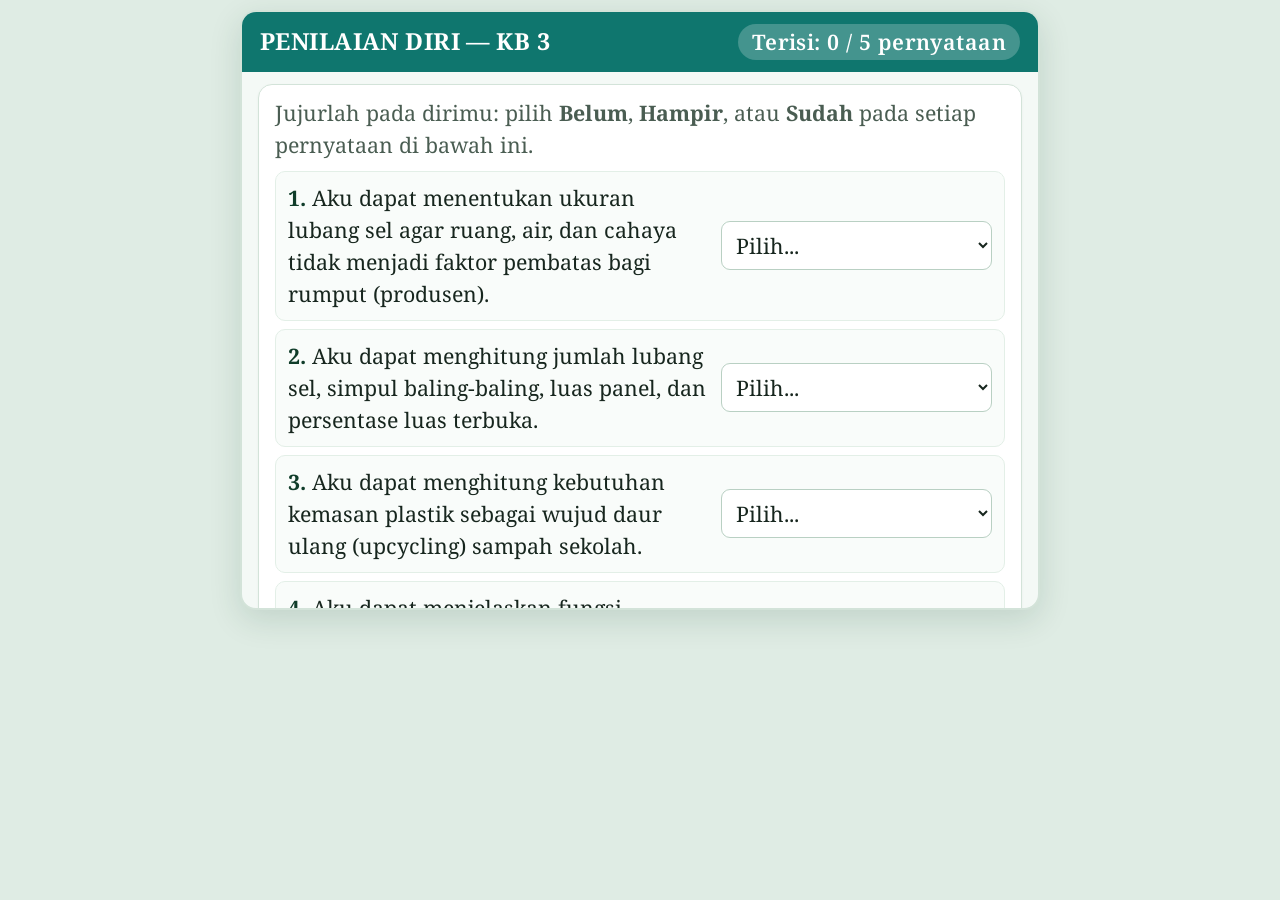
<file: story_content/WebObjects/5WYucfefMU7/index.html>
<!DOCTYPE html>
<html lang="id">
<head>
<meta charset="utf-8">
<meta name="viewport" content="width=device-width, initial-scale=1">
<title>Penilaian Diri KB 3 - EMILIE | IPA Kelas VII</title>
<link rel="preconnect" href="https://fonts.googleapis.com">
<link rel="preconnect" href="https://fonts.gstatic.com" crossorigin>
<link href="https://fonts.googleapis.com/css2?family=Noto+Serif:ital,wght@0,400;0,600;0,700;1,400&display=swap" rel="stylesheet">
<style>
:root{
  --fs:16pt;
  --g900:#103d2a;
  --g800:#14532d;
  --g700:#1b7a4a;
  --g500:#2f9e63;
  --g200:#bfe3cf;
  --g100:#e7f5ed;
  --teal:#0f766e;
  --bg:#f4f9f6;
  --card:#ffffff;
  --ink:#17261e;
  --mut:#4a5d52;
  --line:#d3e3d9;
  --sky:#0369a1;
  --skybg:#e6f3fb;
  --amb:#b45309;
  --ambbg:#fff3dc;
  --red:#b42318;
  --redbg:#fdecea;
}
*{box-sizing:border-box}
html,body{
  margin:0;
  padding:0;
  background:#dfece4;
  color:var(--ink);
  font-family:'Noto Serif',Georgia,'Times New Roman',serif;
  font-size:var(--fs);
  line-height:1.5;
  -webkit-text-size-adjust:100%;
}
body{
  display:flex;
  justify-content:center;
  align-items:flex-start;
  min-height:100vh;
  padding:10px;
}
/* Bingkai aplikasi ukuran 800 x 600 piksel */
.app-frame{
  width:800px;
  max-width:100%;
  height:600px;
  background:var(--bg);
  border:2px solid var(--line);
  border-radius:16px;
  box-shadow:0 10px 32px rgba(16,61,42,.14);
  display:flex;
  flex-direction:column;
  overflow:hidden;
  position:relative;
}
.stage-head{
  display:flex;
  flex-wrap:wrap;
  justify-content:space-between;
  align-items:center;
  gap:8px 12px;
  padding:12px 18px;
  background:var(--teal);
  color:#fff;
  font-weight:700;
  letter-spacing:.02em;
  flex-shrink:0;
}
.stage-head h1{
  margin:0;
  font-size:1.1em;
  color:#fff;
  line-height:1.25;
}
.stage-head .prog-pill{
  font-weight:600;
  font-size:var(--fs);
  background:rgba(255,255,255,.22);
  border-radius:999px;
  padding:2px 14px;
  white-space:nowrap;
}
/* Kotak identitas hasil cetak (tampil saat nama diisi atau saat cetak) */
.student-banner{
  background:var(--g100);
  border-bottom:2px solid var(--g200);
  padding:8px 18px;
  display:none;
  flex-wrap:wrap;
  justify-content:space-between;
  gap:6px 14px;
  font-size:var(--fs);
  color:var(--g900);
  flex-shrink:0;
}
.student-banner.show{
  display:flex;
}
.scroll-area{
  flex:1;
  overflow-y:auto;
  padding:12px 16px 18px;
}
.self-card{
  background:var(--card);
  border:1px solid var(--line);
  border-radius:14px;
  padding:12px 16px 16px;
  margin:0;
  box-shadow:0 1px 3px rgba(16,61,42,.05);
}
.lead{
  margin:0 0 10px;
  color:var(--mut);
  font-size:var(--fs);
}
.mrow{
  display:grid;
  grid-template-columns:1.55fr 1fr;
  gap:12px;
  align-items:center;
  margin:8px 0;
  padding:10px 12px;
  background:#f9fcfa;
  border-radius:10px;
  border:1.5px solid #e3efe7;
  transition:background .2s,border-color .2s;
}
.mrow:hover{
  border-color:var(--g500);
}
.mrow.unanswered-hl{
  background:var(--ambbg);
  border-left:5px solid var(--amb);
}
.mrow.val-2{
  background:#e9f7ef;
  border-color:#8fd4ae;
}
.mrow.val-1{
  background:#fff9eb;
  border-color:#f3d59a;
}
.mrow.val-0{
  background:#fef2f2;
  border-color:#f3b8b2;
}
@media(max-width:620px){
  .mrow{grid-template-columns:1fr}
}
.stmt{
  font-size:var(--fs);
  color:var(--ink);
}
.stmt b{
  color:var(--g900);
}
select,input[type=text]{
  width:100%;
  font-family:'Noto Serif',Georgia,'Times New Roman',serif;
  font-size:var(--fs);
  padding:8px 10px;
  border:1.5px solid #b9d0c3;
  border-radius:9px;
  background:#fff;
  color:var(--ink);
  cursor:pointer;
}
select:focus,input[type=text]:focus,button:focus-visible{
  outline:3px solid #8fd4ae;
  outline-offset:1px;
}
.warn-box{
  display:none;
  margin:12px 0;
  padding:10px 14px;
  border-radius:10px;
  background:var(--ambbg);
  border-left:6px solid var(--amb);
  color:#78350f;
  font-weight:600;
  font-size:var(--fs);
}
.warn-box.show{display:block}
.qscore{
  font-weight:700;
  color:var(--g900);
  margin:12px 0 4px;
  padding:12px 16px;
  background:var(--g100);
  border-left:6px solid var(--g700);
  border-radius:10px;
  display:none;
  font-size:var(--fs);
}
.qscore.show{display:block}
.btns{
  display:flex;
  flex-wrap:wrap;
  gap:10px;
  margin:14px 0 4px;
  align-items:center;
}
.btn{
  display:inline-flex;
  align-items:center;
  justify-content:center;
  gap:8px;
  background:var(--g700);
  color:#fff;
  border:0;
  border-radius:10px;
  padding:9px 16px;
  font-family:'Noto Serif',Georgia,'Times New Roman',serif;
  font-size:var(--fs);
  font-weight:700;
  cursor:pointer;
  transition:background .15s,opacity .15s;
}
.btn:hover{background:var(--g800)}
.btn.sec{
  background:#fff;
  color:var(--g800);
  border:1.5px solid var(--g500);
}
.btn.sec:hover{background:var(--g100)}
.btn.prt{
  background:var(--sky);
  color:#fff;
}
.btn.prt:hover{background:#075985}

/* Modal Input Nama Murid Sebelum Cetak */
.modal-backdrop{
  position:fixed;
  inset:0;
  background:rgba(16,61,42,.55);
  display:none;
  align-items:center;
  justify-content:center;
  padding:14px;
  z-index:100;
}
.modal-backdrop.open{
  display:flex;
}
.modal-card{
  background:#fff;
  border:2px solid var(--g500);
  border-radius:16px;
  width:100%;
  max-width:500px;
  padding:18px 20px;
  box-shadow:0 16px 40px rgba(0,0,0,.28);
}
.modal-card h2{
  margin:0 0 8px;
  font-size:1.1em;
  color:var(--g900);
}
.modal-card p{
  margin:0 0 10px;
  font-size:var(--fs);
}
.modal-fld{
  margin:8px 0;
}
.modal-fld label{
  display:block;
  font-weight:700;
  margin-bottom:4px;
  color:var(--g900);
}
.modal-err{
  display:none;
  color:var(--red);
  background:var(--redbg);
  border-left:4px solid var(--red);
  padding:8px 12px;
  border-radius:6px;
  margin-top:8px;
  font-weight:600;
}
.modal-err.show{display:block}

@media print{
  @page{size:A4 portrait;margin:12mm}
  :root{
    --fs:12pt;
  }
  html,body{
    background:#fff!important;
    padding:0!important;
    height:auto!important;
    overflow:visible!important;
    font-size:12pt!important;
    line-height:1.45!important;
  }
  .app-frame{
    width:100%!important;
    height:auto!important;
    border:0!important;
    box-shadow:none!important;
    overflow:visible!important;
  }
  .stage-head{
    padding:10px 14px!important;
    border-radius:8px!important;
  }
  .stage-head h1{
    font-size:13.5pt!important;
  }
  .stage-head .prog-pill,
  .student-banner,
  .lead,
  .stmt,
  select,
  input[type=text],
  .qscore{
    font-size:12pt!important;
    line-height:1.45!important;
  }
  .mrow{
    padding:7px 10px!important;
    margin:6px 0!important;
  }
  select{
    padding:5px 8px!important;
  }
  .scroll-area{
    overflow:visible!important;
    padding:6px 0!important;
  }
  .student-banner{
    display:flex!important;
    border:1.5px solid var(--g700)!important;
    border-radius:8px;
    margin:6px 0;
    padding:6px 12px!important;
  }
  .noprint,.btns,.modal-backdrop,.warn-box{
    display:none!important;
  }
  .mrow,.qscore{
    break-inside:avoid;
  }
  *{-webkit-print-color-adjust:exact;print-color-adjust:exact}
}
</style>
</head>
<body>
<div class="app-frame" role="main">
  <header class="stage-head">
    <h1>PENILAIAN DIRI &mdash; KB 3</h1>
    <span class="prog-pill" id="progText">Terisi: 0 / 5 pernyataan</span>
  </header>

  <div class="student-banner" id="studentBanner">
    <div><b>Nama Murid:</b> <span id="outNama">-</span></div>
    <div id="wrapKelas"><b>Kelas:</b> <span id="outKelas">-</span></div>
    <div><b>Waktu Cetak:</b> <span id="outWaktu">-</span></div>
  </div>

  <div class="scroll-area" id="scrollArea">
    <div class="self-card" id="selfBox"></div>
  </div>
</div>

<!-- Modal Tulis Nama Murid sebelum Cetak ke PDF -->
<div class="modal-backdrop" id="printModal" role="dialog" aria-modal="true" aria-labelledby="modalTitle">
  <div class="modal-card">
    <h2 id="modalTitle">Cetak Penilaian Diri KB 3 ke PDF</h2>
    <p>Tuliskan nama lengkapmu terlebih dahulu agar tercetak pada lembar hasil Penilaian Diri KB 3.</p>
    <div class="modal-fld">
      <label for="inpNama">Nama Murid <span style="color:var(--red)">*</span></label>
      <input type="text" id="inpNama" placeholder="Ketik nama lengkapmu..." autocomplete="name">
    </div>
    <div class="modal-fld">
      <label for="inpKelas">Kelas (opsional)</label>
      <input type="text" id="inpKelas" placeholder="Contoh: VII A">
    </div>
    <div class="modal-err" id="modalErr">Harap tuliskan namamu terlebih dahulu sebelum melanjutkan mencetak!</div>
    <div class="btns" style="justify-content:flex-end;margin-top:14px">
      <button type="button" class="btn sec" id="btnCancelPrint">Batal</button>
      <button type="button" class="btn prt" id="btnConfirmPrint">&#128424; Lanjutkan Cetak PDF</button>
    </div>
  </div>
</div>

<script>
(function(){
  'use strict';

  const ITEMS = [
    'Aku dapat menentukan ukuran lubang sel agar ruang, air, dan cahaya tidak menjadi faktor pembatas bagi rumput (produsen).',
    'Aku dapat menghitung jumlah lubang sel, simpul baling-baling, luas panel, dan persentase luas terbuka.',
    'Aku dapat menghitung kebutuhan kemasan plastik sebagai wujud daur ulang (upcycling) sampah sekolah.',
    'Aku dapat menjelaskan fungsi ekologis dan mekanis dari rancangan Geocell bervegetasi rumput.',
    'Aku dapat memilih desain terbaik dengan mempertimbangkan keseimbangan penahanan erosi tanah dan pertumbuhan rumput.'
  ];

  const box = document.getElementById('selfBox');
  const progText = document.getElementById('progText');
  const printModal = document.getElementById('printModal');
  const inpNama = document.getElementById('inpNama');
  const inpKelas = document.getElementById('inpKelas');
  const modalErr = document.getElementById('modalErr');
  const studentBanner = document.getElementById('studentBanner');
  const outNama = document.getElementById('outNama');
  const outKelas = document.getElementById('outKelas');
  const wrapKelas = document.getElementById('wrapKelas');
  const outWaktu = document.getElementById('outWaktu');

  function esc(s){
    return String(s).replace(/[&<>"]/g, function(m){
      return {'&':'&amp;','<':'&lt;','>':'&gt;','"':'&quot;'}[m];
    });
  }

  function renderSelf(){
    let h = '<p class="lead">Jujurlah pada dirimu: pilih <b>Belum</b>, <b>Hampir</b>, atau <b>Sudah</b> pada setiap pernyataan di bawah ini.</p>';
    ITEMS.forEach(function(t, i){
      h += '<div class="mrow" id="mrow-' + i + '">' +
           '<span class="stmt"><b>' + (i + 1) + '.</b> ' + esc(t) + '</span>' +
           '<select data-i="' + i + '" aria-label="' + esc(t) + '">' +
           '<option value="">Pilih...</option>' +
           '<option value="0">Belum</option>' +
           '<option value="1">Hampir</option>' +
           '<option value="2">Sudah</option>' +
           '</select></div>';
    });
    h += '<div class="warn-box" id="warnBox" role="alert"></div>';
    h += '<div class="qscore" id="selfSum" aria-live="polite"></div>';
    h += '<div class="btns noprint">' +
         '<button type="button" class="btn sec" data-act="reset">Ulangi</button>' +
         '<button type="button" class="btn prt" data-act="print">&#128424; Cetak ke PDF</button>' +
         '</div>';
    box.innerHTML = h;
  }

  function getMissing(){
    const missing = [];
    Array.from(box.querySelectorAll('select')).forEach(function(s, i){
      if (s.value === '') missing.push(i + 1);
    });
    return missing;
  }

  function updateSelf(){
    const sels = Array.from(box.querySelectorAll('select'));
    const vals = sels.map(function(x){ return x.value; });
    const n = vals.length;
    const done = vals.filter(function(v){ return v === '2'; }).length;
    const part = vals.filter(function(v){ return v === '1'; }).length;
    const notYet = vals.filter(function(v){ return v === '0'; }).length;
    const filled = vals.filter(function(v){ return v !== ''; }).length;

    progText.textContent = 'Terisi: ' + filled + ' / ' + n + ' pernyataan';

    sels.forEach(function(s, i){
      const row = document.getElementById('mrow-' + i);
      row.classList.remove('val-0', 'val-1', 'val-2');
      if (s.value !== ''){
        row.classList.remove('unanswered-hl');
        row.classList.add('val-' + s.value);
      }
    });

    const warnBox = document.getElementById('warnBox');
    if (filled === n){
      warnBox.classList.remove('show');
      warnBox.textContent = '';
    }

    const sumEl = document.getElementById('selfSum');
    if (filled === 0){
      sumEl.classList.remove('show');
      sumEl.textContent = '';
    } else {
      let msg = 'Sudah: ' + done + ' dari ' + n + '. Hampir: ' + part + '. Belum: ' + notYet + '. ';
      if (done === n){
        msg += 'Hebat! Kamu siap lanjut ke Kegiatan Belajar berikutnya.';
      } else if (filled === n){
        msg += 'Ulangi bagian yang masih "Belum" atau "Hampir" sebelum lanjut.';
      }
      sumEl.textContent = msg;
      sumEl.classList.add('show');
    }
  }

  function resetSelf(){
    Array.from(box.querySelectorAll('select')).forEach(function(s, i){
      s.value = '';
      const row = document.getElementById('mrow-' + i);
      row.classList.remove('unanswered-hl', 'val-0', 'val-1', 'val-2');
    });
    const warnBox = document.getElementById('warnBox');
    warnBox.classList.remove('show');
    warnBox.textContent = '';
    updateSelf();
    document.getElementById('scrollArea').scrollTo({top:0, behavior:'smooth'});
  }

  function openPrintModal(){
    const missing = getMissing();
    const warnBox = document.getElementById('warnBox');
    if (missing.length > 0){
      Array.from(box.querySelectorAll('.mrow')).forEach(function(r, idx){
        r.classList.toggle('unanswered-hl', missing.indexOf(idx + 1) !== -1);
      });
      warnBox.innerHTML = '&#9888;&#65039; <b>Peringatan:</b> Silakan pilih dulu status pada <b>Pernyataan nomor ' + missing.join(', ') + '</b> sebelum mencetak ke PDF.';
      warnBox.classList.add('show');
      const firstRow = document.getElementById('mrow-' + (missing[0] - 1));
      if (firstRow) firstRow.scrollIntoView({behavior:'smooth', block:'center'});
      return;
    }
    modalErr.classList.remove('show');
    printModal.classList.add('open');
    setTimeout(function(){ inpNama.focus(); }, 50);
  }

  function closePrintModal(){
    printModal.classList.remove('open');
  }

  function confirmPrint(){
    const nama = inpNama.value.trim();
    const kelas = inpKelas.value.trim();
    if (!nama){
      modalErr.classList.add('show');
      inpNama.focus();
      return;
    }
    outNama.textContent = nama;
    if (kelas){
      outKelas.textContent = kelas;
      wrapKelas.style.display = '';
    } else {
      wrapKelas.style.display = 'none';
    }
    outWaktu.textContent = new Date().toLocaleString('id-ID', {
      day:'2-digit', month:'long', year:'numeric', hour:'2-digit', minute:'2-digit'
    });
    studentBanner.classList.add('show');
    closePrintModal();
    setTimeout(function(){ window.print(); }, 150);
  }

  renderSelf();
  updateSelf();

  box.addEventListener('change', updateSelf);
  box.addEventListener('click', function(e){
    const b = e.target.closest('button[data-act]');
    if (!b) return;
    const act = b.dataset.act;
    if (act === 'reset') resetSelf();
    else if (act === 'print') openPrintModal();
  });

  document.getElementById('btnCancelPrint').addEventListener('click', closePrintModal);
  document.getElementById('btnConfirmPrint').addEventListener('click', confirmPrint);
  inpNama.addEventListener('input', function(){
    if (inpNama.value.trim()) modalErr.classList.remove('show');
  });
  printModal.addEventListener('keydown', function(e){
    if (e.key === 'Escape') closePrintModal();
    else if (e.key === 'Enter'){
      e.preventDefault();
      confirmPrint();
    }
  });
})();
</script>
</body>
</html>
</file>
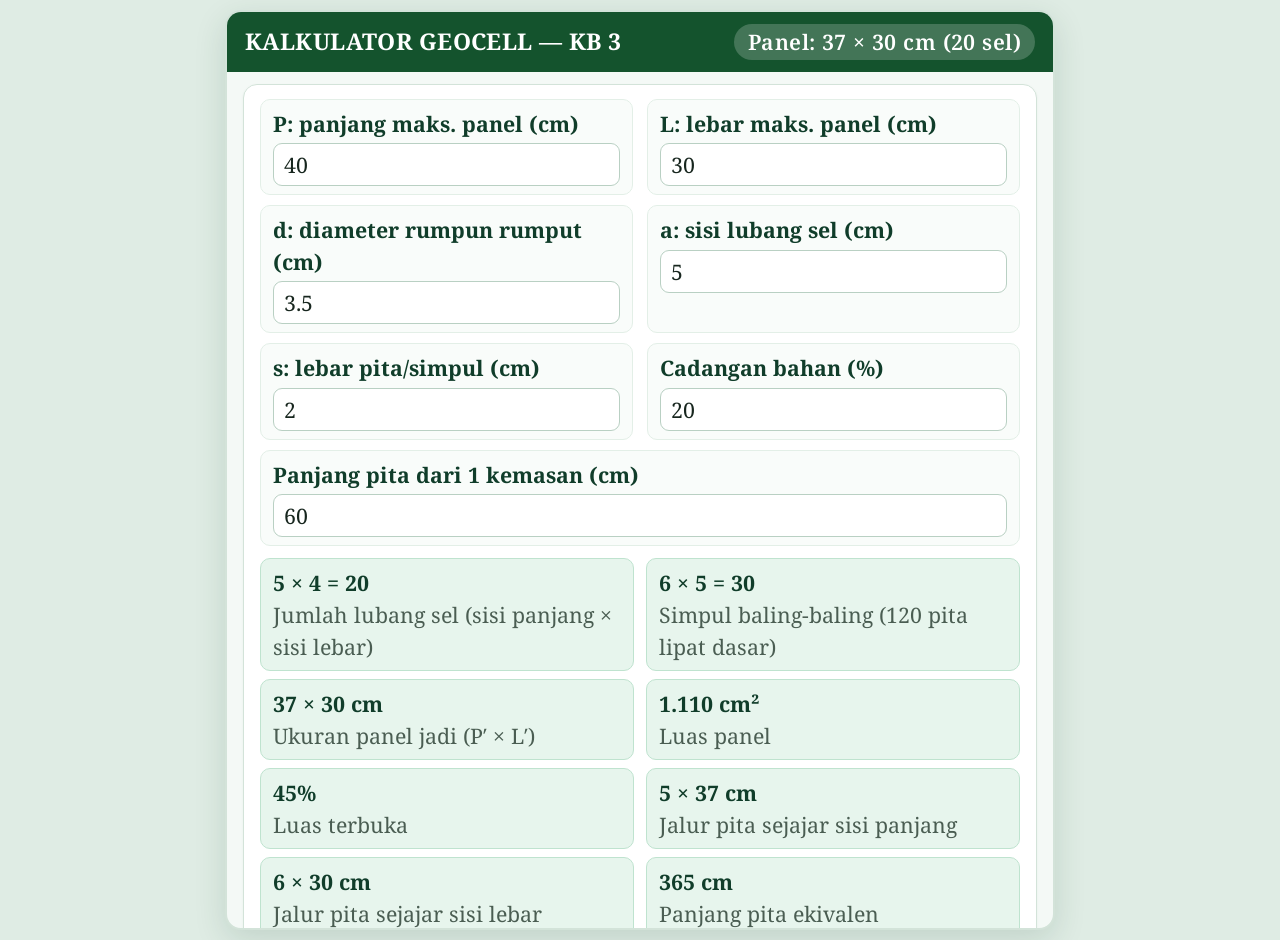
<file: story_content/WebObjects/5Yq7YrnTpLK/index.html>
<!DOCTYPE html>
<html lang="id">
<head>
<meta charset="utf-8">
<meta name="viewport" content="width=device-width, initial-scale=1">
<title>Kalkulator Geocell KB 3 - EMILIE | IPA Kelas VII</title>
<link rel="preconnect" href="https://fonts.googleapis.com">
<link rel="preconnect" href="https://fonts.gstatic.com" crossorigin>
<link href="https://fonts.googleapis.com/css2?family=Noto+Serif:ital,wght@0,400;0,600;0,700;1,400&display=swap" rel="stylesheet">
<style>
:root{
  --fs:16pt;
  --g900:#103d2a;
  --g800:#14532d;
  --g700:#1b7a4a;
  --g500:#2f9e63;
  --g200:#bfe3cf;
  --g100:#e7f5ed;
  --teal:#0f766e;
  --bg:#f4f9f6;
  --card:#ffffff;
  --ink:#17261e;
  --mut:#4a5d52;
  --line:#d3e3d9;
  --sky:#0369a1;
  --skybg:#e6f3fb;
  --amb:#b45309;
  --ambbg:#fff3dc;
  --red:#b42318;
  --redbg:#fdecea;
}
*{box-sizing:border-box}
html,body{
  margin:0;
  padding:0;
  background:#dfece4;
  color:var(--ink);
  font-family:'Noto Serif',Georgia,'Times New Roman',serif;
  font-size:var(--fs);
  line-height:1.48;
  -webkit-text-size-adjust:100%;
}
body{
  display:flex;
  justify-content:center;
  align-items:flex-start;
  min-height:100vh;
  padding:10px;
}
/* Bingkai aplikasi ukuran 830 x 920 piksel */
.app-frame{
  width:830px;
  max-width:100%;
  height:920px;
  background:var(--bg);
  border:2px solid var(--line);
  border-radius:16px;
  box-shadow:0 10px 32px rgba(16,61,42,.14);
  display:flex;
  flex-direction:column;
  overflow:hidden;
  position:relative;
}
.stage-head{
  display:flex;
  flex-wrap:wrap;
  justify-content:space-between;
  align-items:center;
  gap:8px 12px;
  padding:12px 18px;
  background:var(--g800);
  color:#fff;
  font-weight:700;
  letter-spacing:.02em;
  flex-shrink:0;
}
.stage-head h1{
  margin:0;
  font-size:1.08em;
  color:#fff;
  line-height:1.25;
}
.stage-head .prog-pill{
  font-weight:600;
  font-size:var(--fs);
  background:rgba(255,255,255,.2);
  border-radius:999px;
  padding:2px 14px;
  white-space:nowrap;
}
/* Kotak identitas hasil cetak (tampil saat nama diisi atau saat cetak) */
.student-banner{
  background:var(--g100);
  border-bottom:2px solid var(--g200);
  padding:8px 18px;
  display:none;
  flex-wrap:wrap;
  justify-content:space-between;
  gap:6px 14px;
  font-size:var(--fs);
  color:var(--g900);
  flex-shrink:0;
}
.student-banner.show{
  display:flex;
}
.scroll-area{
  flex:1;
  overflow-y:auto;
  padding:12px 16px 18px;
}
.calc-card{
  background:var(--card);
  border:1px solid var(--line);
  border-radius:14px;
  padding:14px 16px 16px;
  margin:0;
  box-shadow:0 1px 3px rgba(16,61,42,.05);
}
.calc-grid{
  display:grid;
  grid-template-columns:repeat(2, 1fr);
  gap:10px 14px;
  margin:0 0 12px;
}
@media(max-width:640px){
  .calc-grid{grid-template-columns:1fr}
}
.calc-grid > div{
  background:#f9fcfa;
  border:1.5px solid #e3efe7;
  border-radius:10px;
  padding:8px 12px;
}
.calc-grid label{
  font-size:var(--fs);
  font-weight:700;
  color:var(--g900);
  display:block;
  margin-bottom:4px;
}
input[type=number],input[type=text]{
  width:100%;
  font-family:'Noto Serif',Georgia,'Times New Roman',serif;
  font-size:var(--fs);
  padding:6px 10px;
  border:1.5px solid #b9d0c3;
  border-radius:9px;
  background:#fff;
  color:var(--ink);
}
input[type=number]:focus,input[type=text]:focus,button:focus-visible,summary:focus-visible{
  outline:3px solid #8fd4ae;
  outline-offset:1px;
}
.res{
  display:grid;
  grid-template-columns:repeat(2, 1fr);
  gap:8px 12px;
  margin:12px 0;
}
@media(max-width:640px){
  .res{grid-template-columns:1fr}
}
.res div{
  background:var(--g100);
  border:1.5px solid var(--g200);
  border-radius:10px;
  padding:8px 12px;
}
.res b{
  display:block;
  font-size:var(--fs);
  color:var(--g900);
}
.res span{
  display:block;
  font-size:var(--fs);
  color:var(--mut);
}
.viz{
  background:#fff;
  border:1.5px solid var(--line);
  border-radius:12px;
  padding:10px;
  text-align:center;
  overflow-x:auto;
  margin:10px 0;
}
.box{
  border-left:6px solid var(--g500);
  background:var(--g100);
  border-radius:0 12px 12px 0;
  padding:10px 14px;
  margin:8px 0;
  font-size:var(--fs);
}
.box b:first-child{
  display:block;
  margin-bottom:2px;
  color:var(--g900);
}
.box.k3{border-color:var(--red);background:var(--redbg)}
.box.tip{border-color:var(--amb);background:var(--ambbg)}
.box.fakta{border-color:var(--teal);background:#e3f6f3}

/* Menu Bandingkan Beberapa Ukuran Lubang Secara Otomatis */
details.cmp-menu{
  background:#fff;
  border:1.5px solid var(--g500);
  border-radius:12px;
  margin:12px 0;
  padding:0;
  overflow:hidden;
}
details.cmp-menu > summary{
  cursor:pointer;
  padding:10px 16px;
  font-weight:700;
  font-size:var(--fs);
  color:var(--g900);
  background:var(--g100);
  list-style:none;
  display:flex;
  gap:10px;
  align-items:center;
  user-select:none;
}
details.cmp-menu > summary::-webkit-details-marker{display:none}
details.cmp-menu > summary::before{
  content:"\25B8";
  color:var(--g700);
  font-size:1.1em;
  transition:transform .15s;
}
details.cmp-menu[open] > summary::before{
  transform:rotate(90deg);
}
details.cmp-menu[open] > summary{
  border-bottom:1.5px solid var(--g200);
}
.cmp-body{
  padding:12px 14px;
}
.tw{
  overflow-x:auto;
  margin:0 0 8px;
  border-radius:10px;
  border:1.5px solid var(--line);
  background:#fff;
}
table{
  border-collapse:collapse;
  width:100%;
  font-size:var(--fs);
  min-width:680px;
}
th,td{
  border:1px solid var(--line);
  padding:8px 10px;
  vertical-align:top;
  text-align:left;
}
th{
  background:var(--g100);
  color:var(--g900);
  font-weight:700;
}
tr:nth-child(even) td{
  background:#fbfdfb;
}
tr.active-row td{
  background:#e1f5e8!important;
  font-weight:700;
  color:var(--g900);
}
tr.cmp-row{
  cursor:pointer;
  transition:background .12s;
}
tr.cmp-row:hover td{
  background:var(--skybg);
}
.small{
  font-size:var(--fs);
  color:var(--mut);
  margin:6px 0 0;
}

.btns{
  display:flex;
  flex-wrap:wrap;
  gap:10px;
  margin:14px 0 4px;
  align-items:center;
}
.btn{
  display:inline-flex;
  align-items:center;
  justify-content:center;
  gap:8px;
  background:var(--g700);
  color:#fff;
  border:0;
  border-radius:10px;
  padding:9px 16px;
  font-family:'Noto Serif',Georgia,'Times New Roman',serif;
  font-size:var(--fs);
  font-weight:700;
  cursor:pointer;
  transition:background .15s,opacity .15s;
}
.btn:hover{background:var(--g800)}
.btn.sec{
  background:#fff;
  color:var(--g800);
  border:1.5px solid var(--g500);
}
.btn.sec:hover{background:var(--g100)}
.btn.prt{
  background:var(--sky);
  color:#fff;
}
.btn.prt:hover{background:#075985}

/* Modal Input Nama Murid Sebelum Cetak */
.modal-backdrop{
  position:fixed;
  inset:0;
  background:rgba(16,61,42,.55);
  display:none;
  align-items:center;
  justify-content:center;
  padding:14px;
  z-index:100;
}
.modal-backdrop.open{
  display:flex;
}
.modal-card{
  background:#fff;
  border:2px solid var(--g500);
  border-radius:16px;
  width:100%;
  max-width:520px;
  padding:18px 20px;
  box-shadow:0 16px 40px rgba(0,0,0,.28);
}
.modal-card h2{
  margin:0 0 8px;
  font-size:1.1em;
  color:var(--g900);
}
.modal-card p{
  margin:0 0 10px;
  font-size:var(--fs);
}
.modal-fld{
  margin:8px 0;
}
.modal-fld label{
  display:block;
  font-weight:700;
  margin-bottom:4px;
  color:var(--g900);
}
.modal-err{
  display:none;
  color:var(--red);
  background:var(--redbg);
  border-left:4px solid var(--red);
  padding:8px 12px;
  border-radius:6px;
  margin-top:8px;
  font-weight:600;
}
.modal-err.show{display:block}

@media print{
  @page{size:A4 portrait;margin:10mm}
  :root{
    --fs:11pt;
  }
  html,body{
    background:#fff!important;
    padding:0!important;
    height:auto!important;
    overflow:visible!important;
    font-size:11pt!important;
    line-height:1.35!important;
  }
  .app-frame{
    width:100%!important;
    height:auto!important;
    border:0!important;
    box-shadow:none!important;
    overflow:visible!important;
  }
  .stage-head{
    padding:8px 12px!important;
    border-radius:8px!important;
  }
  .stage-head h1{
    font-size:13pt!important;
  }
  .stage-head .prog-pill,
  .student-banner,
  .calc-grid label,
  input[type=number],
  input[type=text],
  .res b,
  .res span,
  .box,
  details.cmp-menu > summary,
  table,
  .small{
    font-size:10.5pt!important;
    line-height:1.35!important;
  }
  .scroll-area{
    overflow:visible!important;
    padding:6px 0!important;
  }
  .calc-card{
    padding:10px 12px!important;
  }
  .calc-grid{
    gap:6px 10px!important;
    margin-bottom:8px!important;
  }
  .calc-grid > div{
    padding:5px 8px!important;
  }
  input[type=number]{
    padding:3px 6px!important;
  }
  .res{
    gap:6px 10px!important;
    margin:8px 0!important;
  }
  .res div{
    padding:5px 8px!important;
  }
  .viz{
    padding:6px!important;
    margin:6px 0!important;
  }
  .viz svg{
    max-height:190px!important;
  }
  .box{
    padding:6px 10px!important;
    margin:6px 0!important;
  }
  details.cmp-menu > *{
    display:block!important;
  }
  .tw{
    overflow:visible!important;
  }
  table{
    min-width:0!important;
  }
  th,td{
    padding:4px 6px!important;
  }
  .student-banner{
    display:flex!important;
    border:1.5px solid var(--g700)!important;
    border-radius:8px;
    margin:6px 0;
    padding:6px 12px!important;
  }
  .noprint,.btns,.modal-backdrop{
    display:none!important;
  }
  .calc-grid > div,.res div,.viz,.box,details.cmp-menu{
    break-inside:avoid;
  }
  *{-webkit-print-color-adjust:exact;print-color-adjust:exact}
}
</style>
</head>
<body>
<div class="app-frame" role="main">
  <header class="stage-head">
    <h1>KALKULATOR GEOCELL &mdash; KB 3</h1>
    <span class="prog-pill" id="pillSummary">Panel: 37 &times; 30 cm (20 sel)</span>
  </header>

  <div class="student-banner" id="studentBanner">
    <div><b>Nama Murid:</b> <span id="outNama">-</span></div>
    <div id="wrapKelas"><b>Kelas / Kelompok:</b> <span id="outKelas">-</span></div>
    <div><b>Waktu Cetak:</b> <span id="outWaktu">-</span></div>
  </div>

  <div class="scroll-area" id="scrollArea">
    <div class="calc-card" id="geocalc">
      <div class="calc-grid">
        <div>
          <label for="gc-P">P: panjang maks. panel (cm)</label>
          <input type="number" id="gc-P" value="40" min="8" max="60" step="1">
        </div>
        <div>
          <label for="gc-L">L: lebar maks. panel (cm)</label>
          <input type="number" id="gc-L" value="30" min="8" max="60" step="1">
        </div>
        <div>
          <label for="gc-d">d: diameter rumpun rumput (cm)</label>
          <input type="number" id="gc-d" value="3.5" min="1" max="9" step="0.5">
        </div>
        <div>
          <label for="gc-a">a: sisi lubang sel (cm)</label>
          <input type="number" id="gc-a" value="5" min="2" max="10" step="0.5">
        </div>
        <div>
          <label for="gc-s">s: lebar pita/simpul (cm)</label>
          <input type="number" id="gc-s" value="2" min="1" max="5" step="0.5">
        </div>
        <div>
          <label for="gc-r">Cadangan bahan (%)</label>
          <input type="number" id="gc-r" value="20" min="0" max="100" step="5">
        </div>
        <div style="grid-column: 1 / -1">
          <label for="gc-k">Panjang pita dari 1 kemasan (cm)</label>
          <input type="number" id="gc-k" value="60" min="10" max="400" step="5">
        </div>
      </div>

      <div class="res" id="gc-res" aria-live="polite"></div>
      <div class="viz" id="gc-viz"></div>
      <div id="gc-note"></div>

      <!-- Menu Bandingkan Beberapa Ukuran Lubang Secara Otomatis -->
      <details class="cmp-menu" id="cmpMenu">
        <summary>Bandingkan beberapa ukuran lubang secara otomatis</summary>
        <div class="cmp-body">
          <div class="tw" id="gc-cmp"></div>
          <p class="small">Perhatikan: jika lubang makin besar, jumlah simpul makin sedikit tetapi tanah di dalamnya lebih mudah tergerus air. Pilihlah ukuran yang paling seimbang antara ruang tumbuh rumput dan kekuatan menahan tanah! (Ketuk baris tabel untuk memilih ukuran <b>a</b> tersebut.)</p>
        </div>
      </details>

      <div class="btns noprint">
        <button type="button" class="btn sec" id="btnReset">Atur Ulang</button>
        <button type="button" class="btn prt" id="btnPrint">&#128424; Cetak ke PDF</button>
      </div>
    </div>
  </div>
</div>

<!-- Modal Tulis Nama Murid sebelum Cetak ke PDF -->
<div class="modal-backdrop" id="printModal" role="dialog" aria-modal="true" aria-labelledby="modalTitle">
  <div class="modal-card">
    <h2 id="modalTitle">Cetak Rancangan &amp; Perhitungan Geocell ke PDF</h2>
    <p>Tuliskan nama lengkapmu terlebih dahulu agar tercetak pada lembar hasil perhitungan Kalkulator Geocell.</p>
    <div class="modal-fld">
      <label for="inpNama">Nama Murid <span style="color:var(--red)">*</span></label>
      <input type="text" id="inpNama" placeholder="Ketik nama lengkapmu..." autocomplete="name">
    </div>
    <div class="modal-fld">
      <label for="inpKelas">Kelas / Kelompok (opsional)</label>
      <input type="text" id="inpKelas" placeholder="Contoh: VII A / Kelompok 2">
    </div>
    <div class="modal-err" id="modalErr">Harap tuliskan namamu terlebih dahulu sebelum melanjutkan mencetak!</div>
    <div class="btns" style="justify-content:flex-end;margin-top:14px">
      <button type="button" class="btn sec" id="btnCancelPrint">Batal</button>
      <button type="button" class="btn prt" id="btnConfirmPrint">&#128424; Lanjutkan Cetak PDF</button>
    </div>
  </div>
</div>

<script>
(function(){
  'use strict';

  const DEFAULTS = {
    'gc-P': '40',
    'gc-L': '30',
    'gc-d': '3.5',
    'gc-a': '5',
    'gc-s': '2',
    'gc-r': '20',
    'gc-k': '60'
  };

  const pillSummary = document.getElementById('pillSummary');
  const printModal = document.getElementById('printModal');
  const inpNama = document.getElementById('inpNama');
  const inpKelas = document.getElementById('inpKelas');
  const modalErr = document.getElementById('modalErr');
  const studentBanner = document.getElementById('studentBanner');
  const outNama = document.getElementById('outNama');
  const outKelas = document.getElementById('outKelas');
  const wrapKelas = document.getElementById('wrapKelas');
  const outWaktu = document.getElementById('outWaktu');
  const cmpEl = document.getElementById('gc-cmp');

  function esc(s){
    return String(s).replace(/[&<>"]/g, function(m){
      return {'&':'&amp;','<':'&lt;','>':'&gt;','"':'&quot;'}[m];
    });
  }

  function num(v){
    const x = parseFloat(String(v).replace(',', '.'));
    return isFinite(x) ? x : NaN;
  }

  function fmt(x, d){
    if (!isFinite(x)) return '-';
    d = d == null ? 1 : d;
    const r = Math.round(x * Math.pow(10, d)) / Math.pow(10, d);
    let s = r.toFixed(d);
    if (s.indexOf('.') > -1) s = s.replace(/0+$/, '').replace(/\.$/, '');
    const p = s.split('.');
    p[0] = p[0].replace(/\B(?=(\d{3})+(?!\d))/g, '.');
    return p.join(',');
  }

  function pinwheelNodeSVG(x, y, st){
    const h = st / 2;
    return '<g stroke="#7a2e0e" stroke-width=".55">' +
      '<rect x="' + x.toFixed(1) + '" y="' + y.toFixed(1) + '" width="' + h.toFixed(1) + '" height="' + h.toFixed(1) + '" fill="#e63946"/>' +
      '<rect x="' + (x + h).toFixed(1) + '" y="' + y.toFixed(1) + '" width="' + h.toFixed(1) + '" height="' + h.toFixed(1) + '" fill="#f4a261"/>' +
      '<rect x="' + (x + h).toFixed(1) + '" y="' + (y + h).toFixed(1) + '" width="' + h.toFixed(1) + '" height="' + h.toFixed(1) + '" fill="#2a9d8f"/>' +
      '<rect x="' + x.toFixed(1) + '" y="' + (y + h).toFixed(1) + '" width="' + h.toFixed(1) + '" height="' + h.toFixed(1) + '" fill="#e9c46a"/>' +
      '<path d="M' + x.toFixed(1) + ',' + (y + h).toFixed(1) + ' H' + (x + st).toFixed(1) + ' M' + (x + h).toFixed(1) + ',' + y.toFixed(1) + ' V' + (y + st).toFixed(1) + '" stroke="#fff" stroke-width=".7"/>' +
      '</g>';
  }

  function latticeSVG(np, nl, a, s, o){
    o = o || {};
    const Pp = np * a + (np + 1) * s, Lp = nl * a + (nl + 1) * s;
    const sc = o.sc || Math.min(540 / Pp, 250 / Lp), m = o.m == null ? 38 : o.m;
    const W = Pp * sc, H = Lp * sc, pitch = (a + s) * sc, st = s * sc;
    let x = '<svg viewBox="0 0 ' + (W + 2 * m) + ' ' + (H + 2 * m) + '" style="max-width:100%;height:auto" role="img" aria-label="' + esc(o.aria || 'Pratinjau anyaman baling-baling Geocell') + '">';
    x += '<rect x="' + m + '" y="' + m + '" width="' + W + '" height="' + H + '" fill="' + (o.hole || '#cde9d4') + '"/>';
    for (let j = 0; j <= nl; j++){
      const py = m + j * pitch;
      for (let i = 0; i < np; i++){
        const px = m + i * pitch + st, w = a * sc;
        x += '<rect x="' + px.toFixed(1) + '" y="' + py.toFixed(1) + '" width="' + (w / 2).toFixed(1) + '" height="' + st.toFixed(1) + '" fill="#f4a261" stroke="#a37b1a" stroke-width=".55"/>';
        x += '<rect x="' + (px + w / 2).toFixed(1) + '" y="' + py.toFixed(1) + '" width="' + (w / 2).toFixed(1) + '" height="' + st.toFixed(1) + '" fill="#e9c46a" stroke="#a37b1a" stroke-width=".55"/>';
        x += '<line x1="' + px.toFixed(1) + '" y1="' + (py + st / 2).toFixed(1) + '" x2="' + (px + w).toFixed(1) + '" y2="' + (py + st / 2).toFixed(1) + '" stroke="#8a5a12" stroke-width=".5" stroke-dasharray="2 2"/>';
      }
    }
    for (let i = 0; i <= np; i++){
      const px = m + i * pitch;
      for (let j = 0; j < nl; j++){
        const py = m + j * pitch + st, h = a * sc;
        x += '<rect x="' + px.toFixed(1) + '" y="' + py.toFixed(1) + '" width="' + st.toFixed(1) + '" height="' + (h / 2).toFixed(1) + '" fill="#2a9d8f" stroke="#1b5e56" stroke-width=".55"/>';
        x += '<rect x="' + px.toFixed(1) + '" y="' + (py + h / 2).toFixed(1) + '" width="' + st.toFixed(1) + '" height="' + (h / 2).toFixed(1) + '" fill="#e63946" stroke="#8a1c24" stroke-width=".55"/>';
        x += '<line x1="' + (px + st / 2).toFixed(1) + '" y1="' + py.toFixed(1) + '" x2="' + (px + st / 2).toFixed(1) + '" y2="' + (py + h).toFixed(1) + '" stroke="#143d38" stroke-width=".5" stroke-dasharray="2 2"/>';
      }
    }
    for (let i = 0; i <= np; i++){
      for (let j = 0; j <= nl; j++){
        x += pinwheelNodeSVG(m + i * pitch, m + j * pitch, st);
      }
    }
    if (o.grass){
      for (let i = 0; i < np; i++){
        for (let j = 0; j < nl; j++){
          const cx = m + i * pitch + st + a * sc / 2, cy = m + j * pitch + st + a * sc / 2, g = Math.min(a * sc * 0.34, 13);
          let d = '';
          for (let q = 0; q < 6; q++){
            const an = q * Math.PI / 3 + 0.3;
            d += 'M' + cx + ',' + cy + ' l' + (Math.cos(an) * g).toFixed(1) + ',' + (Math.sin(an) * g).toFixed(1) + ' ';
          }
          x += '<path d="' + d + '" stroke="#1b7a4a" stroke-width="2.2" stroke-linecap="round" fill="none"/><circle cx="' + cx + '" cy="' + cy + '" r="1.8" fill="#14532d"/>';
        }
      }
    }
    if (o.dims){
      x += '<text x="' + (m + W / 2) + '" y="' + (m - 12) + '" text-anchor="middle" font-size="15" font-weight="700" fill="#17261e" font-family="\'Noto Serif\',Georgia,serif">P\u2032 = ' + fmt(Pp, 1) + ' cm</text>';
      x += '<text transform="translate(' + (m - 14) + ',' + (m + H / 2) + ') rotate(-90)" text-anchor="middle" font-size="15" font-weight="700" fill="#17261e" font-family="\'Noto Serif\',Georgia,serif">L\u2032 = ' + fmt(Lp, 1) + ' cm</text>';
      x += '<text x="' + (m + W / 2) + '" y="' + (m + H + 26) + '" text-anchor="middle" font-size="14" fill="#4a5d52" font-family="\'Noto Serif\',Georgia,serif">lubang sel ' + fmt(a, 1) + ' \u00d7 ' + fmt(a, 1) + ' cm; simpul baling-baling ' + fmt(s, 1) + ' cm; hijau = rumput</text>';
    }
    return x + '</svg>';
  }

  function geoCalc(){
    const g = function(id){ return num(document.getElementById(id).value); };
    const P = g('gc-P'), L = g('gc-L'), d = g('gc-d'), a = g('gc-a'), s = g('gc-s'), r = g('gc-r'), k = g('gc-k');
    const res = document.getElementById('gc-res');
    const viz = document.getElementById('gc-viz');
    const note = document.getElementById('gc-note');

    if (!(P > 0 && L > 0 && a > 0 && s > 0)){
      res.innerHTML = '<div style="grid-column:1/-1"><b>Masukan belum lengkap</b><span>Isi P, L, a, dan s dengan angka lebih dari 0.</span></div>';
      viz.innerHTML = '';
      note.innerHTML = '';
      cmpEl.innerHTML = '';
      pillSummary.textContent = 'Periksa ukuran input';
      return;
    }

    const calc = function(a2){
      const np = Math.floor((P - s) / (a2 + s) + 1e-9);
      const nl = Math.floor((L - s) / (a2 + s) + 1e-9);
      if (np < 1 || nl < 1) return null;
      const Pp = np * a2 + (np + 1) * s;
      const Lp = nl * a2 + (nl + 1) * s;
      const N = np * nl;
      const S = (np + 1) * (nl + 1);
      const area = Pp * Lp;
      const open = N * a2 * a2 / area * 100;
      const strips = (nl + 1) * Pp + (np + 1) * Lp;
      const withR = strips * (1 + (isFinite(r) ? r : 0) / 100);
      const pack = k > 0 ? Math.ceil(withR / k - 1e-9) : NaN;
      return {np: np, nl: nl, Pp: Pp, Lp: Lp, N: N, S: S, area: area, open: open, strips: strips, withR: withR, pack: pack};
    };

    const c = calc(a);
    if (!c){
      res.innerHTML = '<div style="grid-column:1/-1"><b>Panel terlalu kecil</b><span>Panel terlalu kecil untuk satu lubang sel. Perbesar P atau L, atau kecilkan a dan s.</span></div>';
      viz.innerHTML = '';
      note.innerHTML = '';
      cmpEl.innerHTML = '';
      pillSummary.textContent = 'Panel terlalu kecil';
      return;
    }

    pillSummary.textContent = 'Panel: ' + fmt(c.Pp, 1) + ' \u00d7 ' + fmt(c.Lp, 1) + ' cm (' + c.N + ' sel)';

    const card = function(b, t){ return '<div><b>' + b + '</b><span>' + t + '</span></div>'; };
    res.innerHTML =
      card(c.np + ' \u00d7 ' + c.nl + ' = ' + c.N, 'Jumlah lubang sel (sisi panjang \u00d7 sisi lebar)') +
      card((c.np + 1) + ' \u00d7 ' + (c.nl + 1) + ' = ' + c.S, 'Simpul baling-baling (' + (4 * c.S) + ' pita lipat dasar)') +
      card(fmt(c.Pp, 1) + ' \u00d7 ' + fmt(c.Lp, 1) + ' cm', 'Ukuran panel jadi (P\u2032 \u00d7 L\u2032)') +
      card(fmt(c.area, 0) + ' cm\u00b2', 'Luas panel') +
      card(fmt(c.open, 1) + '%', 'Luas terbuka') +
      card((c.nl + 1) + ' \u00d7 ' + fmt(c.Pp, 1) + ' cm', 'Jalur pita sejajar sisi panjang') +
      card((c.np + 1) + ' \u00d7 ' + fmt(c.Lp, 1) + ' cm', 'Jalur pita sejajar sisi lebar') +
      card(fmt(c.strips, 0) + ' cm', 'Panjang pita ekivalen') +
      card(fmt(c.withR, 0) + ' cm', 'Dengan cadangan ' + (isFinite(r) ? r : 0) + '%') +
      card(isFinite(c.pack) ? c.pack + ' kemasan' : '-', 'Kebutuhan kemasan plastik') +
      card(c.N + ' rumpun', 'Rumput (1 per lubang sel, tambah cadangan)');

    viz.innerHTML = latticeSVG(c.np, c.nl, a, s, {
      grass: true,
      dims: true,
      aria: 'Pratinjau anyaman baling-baling Geocell dengan ' + c.N + ' lubang sel dan ' + c.S + ' simpul'
    });

    const w = [];
    if (isFinite(d) && d > 0){
      if (a <= d){
        w.push('<div class="box k3"><b>Peringatan Biologis (Faktor Pembatas Ruang):</b> Sisi lubang sel a (' + fmt(a, 1) + ' cm) \u2264 diameter rumpun d (' + fmt(d, 1) + ' cm). Pangkal batang dan akar serabut rumput akan terjepit pita lipat anyaman sehingga menghambat pertumbuhan. Perbesar nilai a!</div>');
      } else if (a < d + 1){
        w.push('<div class="box tip"><b>Perhatian Ruang Tumbuh:</b> Selisih sisi lubang sel dan rumpun hanya ' + fmt(a - d, 1) + ' cm (&lt; 1 cm). Disarankan a \u2265 ' + fmt(d + 1, 1) + ' cm agar anakan rumput leluasa menjalar.</div>');
      } else {
        w.push('<div class="box fakta"><b>Evaluasi Trade-off Biologis &amp; Teknis:</b> Ruang tumbuh memadai (selisih a \u2212 d = +' + fmt(a - d, 1) + ' cm). Ingat: P dan L adalah batas maksimum bak; sistem membulatkan jumlah lubang ke bawah (n = \u230a(P\u2212s)\u00f7(a+s)\u230b) agar sel tetap utuh, sehingga ukuran panel jadi P\u2032 \u00d7 L\u2032 (' + fmt(c.Pp, 1) + ' \u00d7 ' + fmt(c.Lp, 1) + ' cm) dapat lebih kecil dari P \u00d7 L.</div>');
      }
    }
    if (a < 4 || a > 7){
      w.push('<div class="box tip"><b>Peringatan Batasan Proyek:</b> Ukuran lubang a (' + fmt(a, 1) + ' cm) berada di luar rentang batasan proyek (4\u20137 cm). Bila a &lt; 4 cm bahan plastik boros dan menghambat rumput; bila a &gt; 7 cm kurungan sel terlalu lebar sehingga tanah mudah tererosi.</div>');
    }
    if (P > 40 || L > 30){
      w.push('<div class="box tip"><b>Catatan Ukuran Panel:</b> Ukuran maksimum panel yang disarankan sekitar 40 \u00d7 30 cm.</div>');
    }
    if (s < 1.5 || s > 3){
      w.push('<div class="box tip"><b>Catatan Lebar Pita:</b> Lebar pita lipat/simpul baling-baling yang disarankan sekitar 1,5\u20133 cm (umumnya 2 cm).</div>');
    }
    note.innerHTML = w.join('');

    // Tabel perbandingan otomatis beberapa ukuran lubang sel (a)
    const list = [3, 4, 5, 6, 7];
    if (list.indexOf(a) < 0){
      list.push(a);
      list.sort(function(x, y){ return x - y; });
    }
    let t = '<table><thead><tr>' +
      '<th>a (cm)</th>' +
      '<th>Jumlah lubang (N)</th>' +
      '<th>Simpul baling-baling (S)</th>' +
      '<th>Panel jadi (cm)</th>' +
      '<th>Luas terbuka</th>' +
      '<th>Total pita + cadangan (cm)</th>' +
      '<th>Kemasan</th>' +
      '<th>Status Ruang Rumpun (d = ' + (isFinite(d) ? fmt(d, 1) : '-') + ' cm)</th>' +
      '</tr></thead><tbody>';

    list.forEach(function(a2){
      const q = calc(a2);
      const st = (!isFinite(d) || d <= 0)
        ? '-'
        : (a2 <= d
            ? 'Sempit/Terjepit (a \u2264 d)'
            : (a2 < d + 1
                ? 'Cukup Rapat'
                : (a2 > 7 ? 'Rawan Erosi (&gt;7 cm)' : 'Optimal (Layak)')));
      if (q){
        t += '<tr class="cmp-row' + (a2 === a ? ' active-row' : '') + '" data-a="' + a2 + '" title="Klik untuk memilih a = ' + fmt(a2, 1) + ' cm">' +
          '<td>' + fmt(a2, 1) + (a2 === a ? ' \u2713' : '') + '</td>' +
          '<td>' + q.N + ' (' + q.np + ' \u00d7 ' + q.nl + ')</td>' +
          '<td>' + q.S + '</td>' +
          '<td>' + fmt(q.Pp, 1) + ' \u00d7 ' + fmt(q.Lp, 1) + '</td>' +
          '<td>' + fmt(q.open, 1) + '%</td>' +
          '<td>' + fmt(q.withR, 0) + '</td>' +
          '<td>' + (isFinite(q.pack) ? q.pack : '-') + '</td>' +
          '<td>' + st + '</td>' +
          '</tr>';
      } else {
        t += '<tr><td>' + fmt(a2, 1) + '</td><td colspan="7">terlalu besar untuk panel ini</td></tr>';
      }
    });
    t += '</tbody></table>';
    cmpEl.innerHTML = t;
  }

  cmpEl.addEventListener('click', function(e){
    const tr = e.target.closest('tr.cmp-row[data-a]');
    if (!tr) return;
    document.getElementById('gc-a').value = tr.dataset.a;
    geoCalc();
  });

  function resetCalc(){
    Object.keys(DEFAULTS).forEach(function(id){
      document.getElementById(id).value = DEFAULTS[id];
    });
    geoCalc();
    document.getElementById('scrollArea').scrollTo({top: 0, behavior: 'smooth'});
  }

  function openPrintModal(){
    modalErr.classList.remove('show');
    printModal.classList.add('open');
    setTimeout(function(){ inpNama.focus(); }, 50);
  }

  function closePrintModal(){
    printModal.classList.remove('open');
  }

  function confirmPrint(){
    const nama = inpNama.value.trim();
    const kelas = inpKelas.value.trim();
    if (!nama){
      modalErr.classList.add('show');
      inpNama.focus();
      return;
    }
    outNama.textContent = nama;
    if (kelas){
      outKelas.textContent = kelas;
      wrapKelas.style.display = '';
    } else {
      wrapKelas.style.display = 'none';
    }
    outWaktu.textContent = new Date().toLocaleString('id-ID', {
      day:'2-digit', month:'long', year:'numeric', hour:'2-digit', minute:'2-digit'
    });
    studentBanner.classList.add('show');
    closePrintModal();
    setTimeout(function(){ window.print(); }, 150);
  }

  document.getElementById('geocalc').addEventListener('input', geoCalc);
  document.getElementById('btnReset').addEventListener('click', resetCalc);
  document.getElementById('btnPrint').addEventListener('click', openPrintModal);
  document.getElementById('btnCancelPrint').addEventListener('click', closePrintModal);
  document.getElementById('btnConfirmPrint').addEventListener('click', confirmPrint);

  inpNama.addEventListener('input', function(){
    if (inpNama.value.trim()) modalErr.classList.remove('show');
  });
  printModal.addEventListener('keydown', function(e){
    if (e.key === 'Escape') closePrintModal();
    else if (e.key === 'Enter'){
      e.preventDefault();
      confirmPrint();
    }
  });

  geoCalc();
})();
</script>
</body>
</html>
</file>
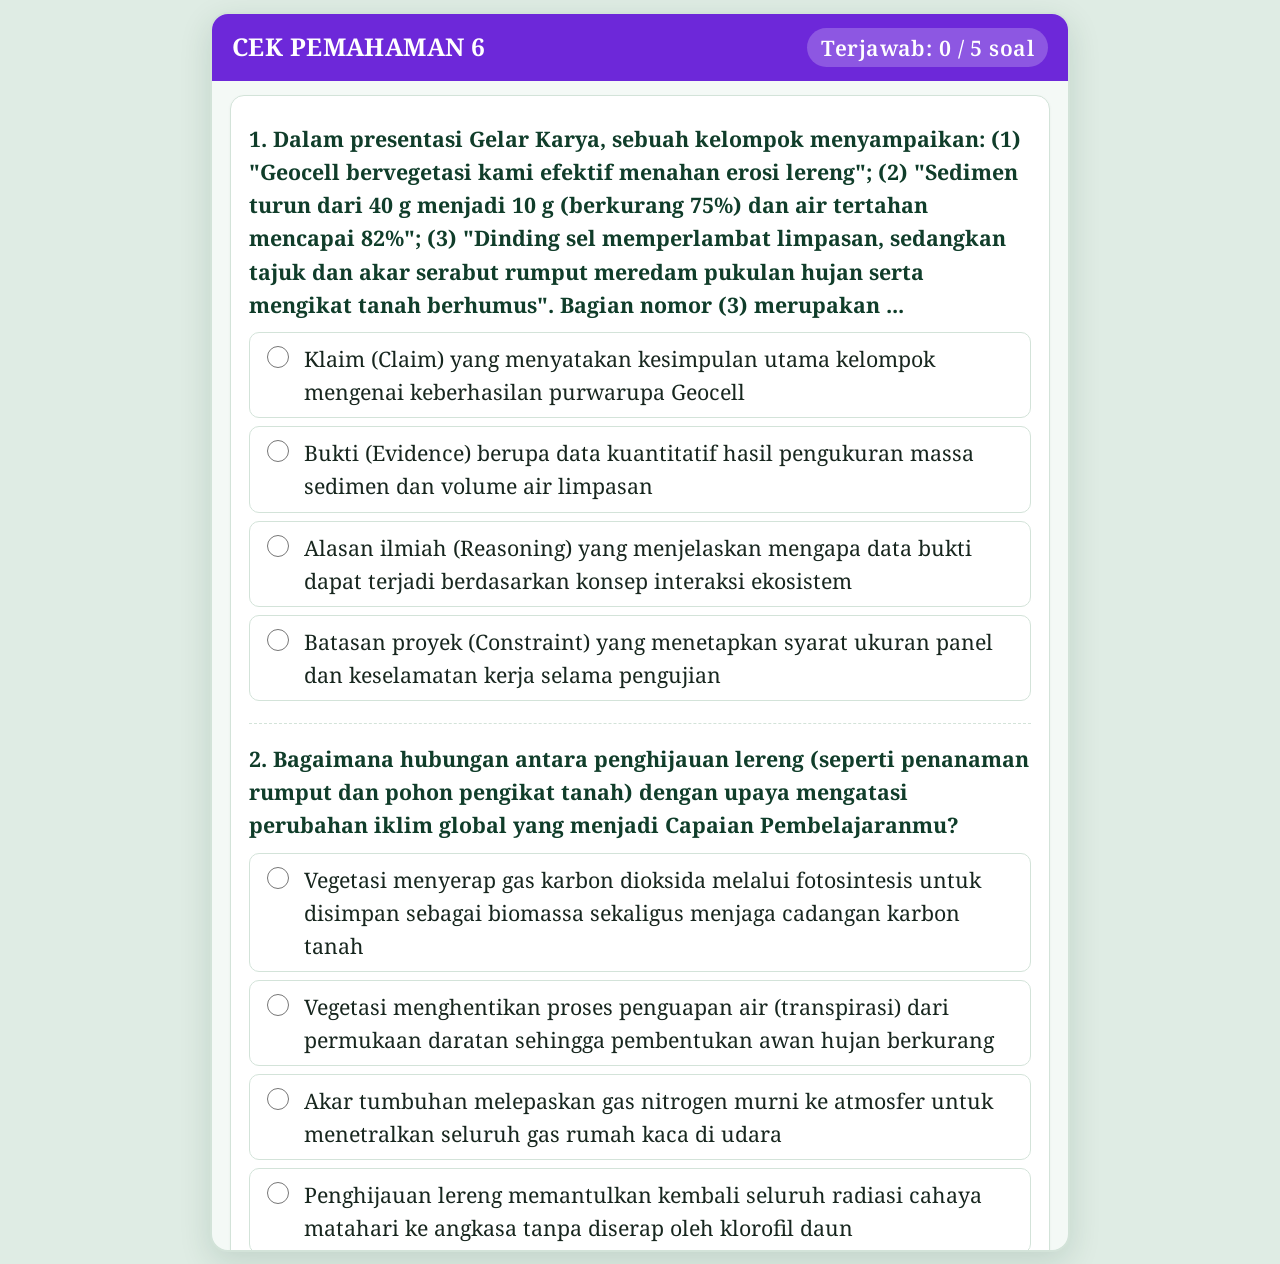
<file: story_content/WebObjects/5z3GLt8UhR1/index.html>
<!DOCTYPE html>
<html lang="id">
<head>
<meta charset="utf-8">
<meta name="viewport" content="width=device-width, initial-scale=1">
<title>Cek Pemahaman 6 - EMILIE | IPA Kelas VII</title>
<link rel="preconnect" href="https://fonts.googleapis.com">
<link rel="preconnect" href="https://fonts.gstatic.com" crossorigin>
<link href="https://fonts.googleapis.com/css2?family=Noto+Serif:ital,wght@0,400;0,600;0,700;1,400&display=swap" rel="stylesheet">
<style>
:root{
  --fs:16pt;
  --g900:#103d2a;
  --g800:#14532d;
  --g700:#1b7a4a;
  --g500:#2f9e63;
  --g200:#bfe3cf;
  --g100:#e7f5ed;
  --bg:#f4f9f6;
  --card:#ffffff;
  --ink:#17261e;
  --mut:#4a5d52;
  --line:#d3e3d9;
  --sky:#0369a1;
  --skybg:#e6f3fb;
  --amb:#b45309;
  --ambbg:#fff3dc;
  --red:#b42318;
  --redbg:#fdecea;
  --pur:#6d28d9;
  --purbg:#f1ebfd;
}
*{box-sizing:border-box}
html,body{
  margin:0;
  padding:0;
  background:#dfece4;
  color:var(--ink);
  font-family:'Noto Serif',Georgia,'Times New Roman',serif;
  font-size:var(--fs);
  line-height:1.55;
  -webkit-text-size-adjust:100%;
}
body{
  display:flex;
  justify-content:center;
  align-items:flex-start;
  min-height:100vh;
  padding:12px;
}
/* Bingkai aplikasi ukuran 860 x 1240 piksel */
.app-frame{
  width:860px;
  max-width:100%;
  height:1240px;
  background:var(--bg);
  border:2px solid var(--line);
  border-radius:18px;
  box-shadow:0 10px 32px rgba(16,61,42,.14);
  display:flex;
  flex-direction:column;
  overflow:hidden;
  position:relative;
}
.stage-head{
  display:flex;
  flex-wrap:wrap;
  justify-content:space-between;
  align-items:center;
  gap:8px 12px;
  padding:14px 20px;
  background:var(--pur);
  color:#fff;
  font-weight:700;
  letter-spacing:.02em;
  flex-shrink:0;
}
.stage-head h1{
  margin:0;
  font-size:1.15em;
  color:#fff;
  line-height:1.25;
}
.stage-head .prog-pill{
  font-weight:600;
  font-size:16pt;
  background:rgba(255,255,255,.22);
  border-radius:999px;
  padding:3px 14px;
  white-space:nowrap;
}
/* Kotak identitas hasil cetak (tampil saat nama diisi atau saat cetak) */
.student-banner{
  background:var(--g100);
  border-bottom:2px solid var(--g200);
  padding:10px 20px;
  display:none;
  flex-wrap:wrap;
  justify-content:space-between;
  gap:6px 16px;
  font-size:16pt;
  color:var(--g900);
  flex-shrink:0;
}
.student-banner.show{
  display:flex;
}
.scroll-area{
  flex:1;
  overflow-y:auto;
  padding:14px 18px 22px;
}
.quiz{
  background:var(--card);
  border:1px solid var(--line);
  border-radius:14px;
  padding:8px 18px 18px;
  margin:0;
  box-shadow:0 1px 3px rgba(16,61,42,.05);
}
.qc{
  border-bottom:1.5px dashed var(--line);
  padding:14px 0;
  transition:background .2s,border-color .2s;
}
.qc:last-of-type{border-bottom:0}
.qc.unanswered-hl{
  background:var(--ambbg);
  border-left:5px solid var(--amb);
  padding-left:12px;
  padding-right:8px;
  border-radius:8px;
}
.qs{
  font-weight:700;
  margin:.2em 0 .55em;
  color:var(--g900);
  font-size:16pt;
}
.opt{
  display:flex;
  gap:12px;
  align-items:flex-start;
  padding:9px 12px;
  border:1.5px solid var(--line);
  border-radius:10px;
  margin:8px 0;
  cursor:pointer;
  background:#fff;
  font-size:16pt;
}
.opt:hover{border-color:var(--g500)}
.opt.ok{background:#e1f5e8;border-color:#2f9e63}
.opt.bad{background:var(--redbg);border-color:#e07a70}
input[type=radio]{
  width:22px;
  height:22px;
  margin-top:4px;
  accent-color:var(--g700);
  flex:none;
  cursor:pointer;
}
.mrow{
  display:grid;
  grid-template-columns:1fr 1.15fr;
  gap:10px;
  align-items:center;
  margin:8px 0;
  padding:6px 8px;
  background:#f9fcfa;
  border-radius:8px;
  border:1px solid #e3efe7;
}
@media(max-width:620px){
  .mrow{grid-template-columns:1fr}
}
select,input[type=text]{
  width:100%;
  font-family:'Noto Serif',Georgia,'Times New Roman',serif;
  font-size:16pt;
  padding:8px 10px;
  border:1.5px solid #b9d0c3;
  border-radius:9px;
  background:#fff;
  color:var(--ink);
}
select:focus,input[type=text]:focus,button:focus-visible{
  outline:3px solid #8fd4ae;
  outline-offset:1px;
}
.fb{
  margin:10px 0 0;
  padding:10px 14px;
  border-radius:10px;
  font-size:16pt;
  display:none;
}
.fb.ok{display:block;background:#e1f5e8;color:#14532d;border-left:5px solid #2f9e63}
.fb.bad{display:block;background:var(--redbg);color:#7a1d14;border-left:5px solid #e07a70}
.warn-box{
  display:none;
  margin:12px 0;
  padding:12px 16px;
  border-radius:10px;
  background:var(--ambbg);
  border-left:6px solid var(--amb);
  color:#78350f;
  font-weight:600;
  font-size:16pt;
}
.warn-box.show{display:block}
.qscore{
  font-weight:700;
  color:var(--g900);
  margin:12px 0 4px;
  padding:12px 16px;
  background:var(--g100);
  border-left:6px solid var(--g700);
  border-radius:10px;
  display:none;
  font-size:16pt;
}
.qscore.show{display:block}
.btns{
  display:flex;
  flex-wrap:wrap;
  gap:10px;
  margin:16px 0 6px;
  align-items:center;
}
.btn{
  display:inline-flex;
  align-items:center;
  justify-content:center;
  gap:8px;
  background:var(--g700);
  color:#fff;
  border:0;
  border-radius:10px;
  padding:10px 18px;
  font-family:'Noto Serif',Georgia,'Times New Roman',serif;
  font-size:16pt;
  font-weight:700;
  cursor:pointer;
  transition:background .15s,opacity .15s,transform .1s;
}
.btn:hover{background:var(--g800)}
.btn.unready{
  background:#7c9a89;
  opacity:.78;
}
.btn.unready:hover{
  background:#698776;
}
.btn.sec{
  background:#fff;
  color:var(--g800);
  border:1.5px solid var(--g500);
}
.btn.sec:hover{background:var(--g100)}
.btn.prt{
  background:var(--sky);
  color:#fff;
}
.btn.prt:hover{background:#075985}

/* Modal Input Nama Murid Sebelum Cetak */
.modal-backdrop{
  position:fixed;
  inset:0;
  background:rgba(16,61,42,.55);
  display:none;
  align-items:center;
  justify-content:center;
  padding:16px;
  z-index:100;
}
.modal-backdrop.open{
  display:flex;
}
.modal-card{
  background:#fff;
  border:2px solid var(--g500);
  border-radius:16px;
  width:100%;
  max-width:520px;
  padding:20px 22px;
  box-shadow:0 16px 40px rgba(0,0,0,.28);
}
.modal-card h2{
  margin:0 0 8px;
  font-size:1.15em;
  color:var(--g900);
}
.modal-card p{
  margin:0 0 12px;
  font-size:16pt;
}
.modal-fld{
  margin:10px 0;
}
.modal-fld label{
  display:block;
  font-weight:700;
  margin-bottom:4px;
  color:var(--g900);
}
.modal-err{
  display:none;
  color:var(--red);
  background:var(--redbg);
  border-left:4px solid var(--red);
  padding:8px 12px;
  border-radius:6px;
  margin-top:8px;
  font-weight:600;
}
.modal-err.show{display:block}

@media print{
  @page{size:A4 portrait;margin:12mm}
  html,body{
    background:#fff!important;
    padding:0!important;
    height:auto!important;
    overflow:visible!important;
  }
  .app-frame{
    width:100%!important;
    height:auto!important;
    border:0!important;
    box-shadow:none!important;
    overflow:visible!important;
  }
  .scroll-area{
    overflow:visible!important;
    padding:10px 0!important;
  }
  .student-banner{
    display:flex!important;
    border:1.5px solid var(--g700)!important;
    border-radius:10px;
    margin:10px 0;
  }
  .noprint,.btns,.modal-backdrop,.warn-box{
    display:none!important;
  }
  .qc,.opt,.mrow,.fb{
    break-inside:avoid;
  }
  *{-webkit-print-color-adjust:exact;print-color-adjust:exact}
}
</style>
</head>
<body>
<div class="app-frame" role="main">
  <header class="stage-head">
    <h1>CEK PEMAHAMAN 6</h1>
    <span class="prog-pill" id="progText">Terjawab: 0 / 5 soal</span>
  </header>

  <div class="student-banner" id="studentBanner">
    <div><b>Nama Murid:</b> <span id="outNama">-</span></div>
    <div id="wrapKelas"><b>Kelas:</b> <span id="outKelas">-</span></div>
    <div><b>Waktu Cetak:</b> <span id="outWaktu">-</span></div>
  </div>

  <div class="scroll-area" id="scrollArea">
    <div class="quiz" id="quizBox"></div>
  </div>
</div>

<!-- Modal Tulis Nama Murid sebelum Cetak ke PDF -->
<div class="modal-backdrop" id="printModal" role="dialog" aria-modal="true" aria-labelledby="modalTitle">
  <div class="modal-card">
    <h2 id="modalTitle">Cetak Hasil Jawaban ke PDF</h2>
    <p>Tuliskan nama lengkapmu terlebih dahulu agar tercetak pada lembar hasil jawaban Cek Pemahaman 6.</p>
    <div class="modal-fld">
      <label for="inpNama">Nama Murid <span style="color:var(--red)">*</span></label>
      <input type="text" id="inpNama" placeholder="Ketik nama lengkapmu..." autocomplete="name">
    </div>
    <div class="modal-fld">
      <label for="inpKelas">Kelas (opsional)</label>
      <input type="text" id="inpKelas" placeholder="Contoh: VII A">
    </div>
    <div class="modal-err" id="modalErr">Harap tuliskan namamu terlebih dahulu sebelum melanjutkan mencetak!</div>
    <div class="btns" style="justify-content:flex-end;margin-top:16px">
      <button type="button" class="btn sec" id="btnCancelPrint">Batal</button>
      <button type="button" class="btn prt" id="btnConfirmPrint">&#128424; Lanjutkan Cetak PDF</button>
    </div>
  </div>
</div>

<script>
(function(){
  'use strict';

  const Q = [
    {t:'mcq', q:'Dalam presentasi Gelar Karya, sebuah kelompok menyampaikan: (1) "Geocell bervegetasi kami efektif menahan erosi lereng"; (2) "Sedimen turun dari 40 g menjadi 10 g (berkurang 75%) dan air tertahan mencapai 82%"; (3) "Dinding sel memperlambat limpasan, sedangkan tajuk dan akar serabut rumput meredam pukulan hujan serta mengikat tanah berhumus". Bagian nomor (3) merupakan ...',
     o:[
       'Klaim (Claim) yang menyatakan kesimpulan utama kelompok mengenai keberhasilan purwarupa Geocell',
       'Bukti (Evidence) berupa data kuantitatif hasil pengukuran massa sedimen dan volume air limpasan',
       'Alasan ilmiah (Reasoning) yang menjelaskan mengapa data bukti dapat terjadi berdasarkan konsep interaksi ekosistem',
       'Batasan proyek (Constraint) yang menetapkan syarat ukuran panel dan keselamatan kerja selama pengujian'
     ], a:2, e:'Dalam kerangka argumentasi ilmiah Klaim-Bukti-Alasan: (1) adalah Klaim, (2) adalah Bukti data percobaan, dan (3) adalah Alasan ilmiah yang menghubungkan bukti tersebut dengan konsep ekologi dan cara kerja Geocell.'},
    {t:'mcq', q:'Bagaimana hubungan antara penghijauan lereng (seperti penanaman rumput dan pohon pengikat tanah) dengan upaya mengatasi perubahan iklim global yang menjadi Capaian Pembelajaranmu?',
     o:[
       'Vegetasi menyerap gas karbon dioksida melalui fotosintesis untuk disimpan sebagai biomassa sekaligus menjaga cadangan karbon tanah',
       'Vegetasi menghentikan proses penguapan air (transpirasi) dari permukaan daratan sehingga pembentukan awan hujan berkurang',
       'Akar tumbuhan melepaskan gas nitrogen murni ke atmosfer untuk menetralkan seluruh gas rumah kaca di udara',
       'Penghijauan lereng memantulkan kembali seluruh radiasi cahaya matahari ke angkasa tanpa diserap oleh klorofil daun'
     ], a:0, e:'Dalam siklus karbon dan oksigen, tumbuhan hijau menyerap CO2 (gas rumah kaca utama) dari atmosfer melalui fotosintesis dan mencegah pelepasan karbon organik dari lapisan tanah berhumus akibat erosi.'},
    {t:'mcq', q:'Seorang warga bertanya saat pameran: "Kalau begitu, apakah kita cukup memasang anyaman bungkus plastik di semua bukit Semende lalu bebas menebang pohon hutan dan membuang bungkus jajanan?" Tanggapan paling tepat berdasarkan prinsip ekologi adalah ...',
     o:[
       'Setuju, karena anyaman plastik jauh lebih tahan lama dibandingkan akar pohon dan mampu menampung seluruh sampah sekolah',
       'Tidak setuju, karena Geocell hanya penahan permukaan berskala kecil; pohon berakar dalam tetap dibutuhkan dan sampah plastik wajib dikurangi (Reduce)',
       'Setuju, asalkan seluruh permukaan bukit ditutup rapat dengan anyaman plastik tanpa menyisakan celah tanah sedikit pun',
       'Tidak setuju, karena rumput dan plastik sama sekali tidak memiliki pengaruh terhadap laju aliran air permukaan di lereng'
     ], a:1, e:'Pemahaman ekologi yang utuh menyadari keterbatasan purwarupa: Geocell hanya melindungi tanah permukaan secara terbatas, sedangkan stabilitas lereng bukit, tata air dalam, dan keanekaragaman hayati tetap membutuhkan pepohonan hutan serta pengurangan sampah plastik dari sumbernya (Reduce).'},
    {t:'mcq', q:'Manakah kalimat kampanye pada poster/vlog yang paling berhasil memadukan pemahaman interaksi ekosistem, bukti proyek, dan ajakan aksi pelestarian lingkungan?',
     o:[
       '"Akar rumput dan Geocell daur ulang menekan erosi tanah: ayo kurangi plastik sekali pakai dan hijaukan lereng sekolah!"',
       '"Mari kumpulkan bungkus plastik jajanan sebanyak-banyaknya setiap hari agar semua bukit di desa dapat dilapisi plastik!"',
       '"Tanah longsor adalah peristiwa alam yang tidak dapat dicegah, mari jauhi kawasan perbukitan setiap musim hujan tiba!"',
       '"Gunakan kemasan plastik sekali pakai karena sifatnya kuat, lentur, dan tahan air untuk melindungi permukaan tanah!"'
     ], a:0, e:'Kalimat pertama menyatukan pemahaman sains (peran akar rumput dan daur ulang Geocell menahan erosi) dengan ajakan aksi nyata yang tepat bagi warga sekolah, yaitu mengurangi sampah plastik sekali pakai (Reduce) dan melakukan penghijauan.'},
    {t:'mcq', q:'Setelah menyelesaikan seluruh rangkaian KB 1 sampai KB 6, wujud sikap peduli lingkungan pada aspek Konasi (tindakan nyata) yang paling tepat untuk menjaga keseimbangan ekosistem di sekitarmu adalah ...',
     o:[
       'memahami dengan baik konsep rantai makanan dan siklus air untuk persiapan menghadapi ujian tertulis di kelas',
       'merasa sedih dan prihatin saat melihat berita bencana tanah longsor yang menutup jalan penghubung desa',
       'mengetahui perbedaan antara sifat polimer plastik kemasan dengan bahan organik serasah daun yang mudah terurai',
       'membawa botol minum guna ulang untuk mengurangi sampah plastik (Reduce) serta merawat tanaman penutup tanah di sekolah'
     ], a:3, e:'Menurut teori sikap Mar\'at (1981), memahami konsep merupakan aspek Kognisi (M1), merasa prihatin merupakan aspek Afeksi (M2), sedangkan melakukan kebiasaan nyata secara konsisten (membawa tumbler/Reduce dan merawat tanaman) merupakan aspek Konasi (M3).'}
  ];

  const box = document.getElementById('quizBox');
  const progText = document.getElementById('progText');
  const printModal = document.getElementById('printModal');
  const inpNama = document.getElementById('inpNama');
  const inpKelas = document.getElementById('inpKelas');
  const modalErr = document.getElementById('modalErr');
  const studentBanner = document.getElementById('studentBanner');
  const outNama = document.getElementById('outNama');
  const outKelas = document.getElementById('outKelas');
  const wrapKelas = document.getElementById('wrapKelas');
  const outWaktu = document.getElementById('outWaktu');

  function esc(s){
    return String(s).replace(/[&<>"]/g, function(m){
      return {'&':'&amp;','<':'&lt;','>':'&gt;','"':'&quot;'}[m];
    });
  }

  function fmt(x, d){
    if (!isFinite(x)) return '-';
    d = d == null ? 1 : d;
    const r = Math.round(x * Math.pow(10, d)) / Math.pow(10, d);
    let s = r.toFixed(d);
    if (s.indexOf('.') > -1) s = s.replace(/0+$/, '').replace(/\.$/, '');
    return s.replace('.', ',');
  }

  function shuffled(arr, seed){
    const a = arr.map(function(x, i){ return [x, i]; });
    let s = seed * 7919 + 13;
    for (let i = a.length - 1; i > 0; i--){
      s = (s * 9301 + 49297) % 233280;
      const j = Math.floor(s / 233280 * (i + 1));
      const t = a[i]; a[i] = a[j]; a[j] = t;
    }
    if (a.every(function(x, i){ return x[1] === i; })) a.push(a.shift());
    return a;
  }

  function renderQuiz(){
    let h = '';
    Q.forEach(function(q, i){
      h += '<div class="qc" data-i="' + i + '" id="qc-' + i + '"><p class="qs">' + (i + 1) + '. ' + q.q + '</p>';
      if (q.t === 'match'){
        const opts = shuffled(q.p.map(function(p){ return p[1]; }), i + 3).map(function(x){ return x[0]; });
        q.p.forEach(function(p, j){
          h += '<div class="mrow"><span>' + esc(p[0]) + '</span><select data-j="' + j + '" aria-label="' + esc(p[0]) + '"><option value="">Pilih pasangan...</option>' + opts.map(function(o){ return '<option>' + esc(o) + '</option>'; }).join('') + '</select></div>';
        });
      } else if (q.t === 'order'){
        h += shuffled(q.items, i + 7).map(function(pr){
          return '<div class="mrow"><span>' + esc(pr[0]) + '</span><select data-orig="' + pr[1] + '" aria-label="Urutan ' + esc(pr[0]) + '"><option value="">Urutan ke-</option>' + q.items.map(function(_, k){ return '<option value="' + (k + 1) + '">' + (k + 1) + '</option>'; }).join('') + '</select></div>';
        }).join('');
      } else {
        q.o.forEach(function(o, k){
          h += '<label class="opt"><input type="radio" name="f6-' + i + '" value="' + k + '"><span>' + o + '</span></label>';
        });
      }
      h += '<div class="fb"></div></div>';
    });
    h += '<div class="warn-box" id="warnBox" role="alert"></div>';
    h += '<div class="btns noprint">' +
         '<button type="button" class="btn unready" id="btnCheck" data-act="check">Periksa Jawaban</button>' +
         '<button type="button" class="btn sec" id="btnReset" data-act="reset">Ulangi</button>' +
         '<button type="button" class="btn prt" id="btnPrint" data-act="print">&#128424; Cetak ke PDF</button>' +
         '</div>';
    h += '<div class="qscore" id="qScore" aria-live="polite"></div>';
    box.innerHTML = h;
  }

  function getUnanswered(){
    const missing = [];
    const qcs = Array.from(box.querySelectorAll('.qc'));
    qcs.forEach(function(qc, i){
      const q = Q[i];
      let complete = false;
      if (q.t === 'match' || q.t === 'order'){
        const sels = Array.from(qc.querySelectorAll('select'));
        complete = sels.every(function(s){ return s.value !== ''; });
      } else {
        complete = !!qc.querySelector('input[type=radio]:checked');
      }
      if (!complete) missing.push(i + 1);
    });
    return missing;
  }

  function updateStatus(){
    const missing = getUnanswered();
    const answered = Q.length - missing.length;
    progText.textContent = 'Terjawab: ' + answered + ' / ' + Q.length + ' soal';
    const btnCheck = document.getElementById('btnCheck');
    const warnBox = document.getElementById('warnBox');
    if (missing.length === 0){
      btnCheck.classList.remove('unready');
      warnBox.classList.remove('show');
      warnBox.textContent = '';
    } else {
      btnCheck.classList.add('unready');
    }
    Array.from(box.querySelectorAll('.qc')).forEach(function(qc, idx){
      if (missing.indexOf(idx + 1) === -1) qc.classList.remove('unanswered-hl');
    });
  }

  function checkQuiz(){
    const missing = getUnanswered();
    const warnBox = document.getElementById('warnBox');
    const qcs = Array.from(box.querySelectorAll('.qc'));

    if (missing.length > 0){
      qcs.forEach(function(qc, idx){
        qc.classList.toggle('unanswered-hl', missing.indexOf(idx + 1) !== -1);
      });
      warnBox.innerHTML = '&#9888;&#65039; <b>Peringatan:</b> Kamu belum menjawab semua soal! Silakan lengkapi dulu <b>Soal nomor ' + missing.join(', ') + '</b> (masih ada ' + missing.length + ' soal yang belum lengkap) agar tombol Periksa Jawaban dapat memproses nilaimu.';
      warnBox.classList.add('show');
      const firstMissing = document.getElementById('qc-' + (missing[0] - 1));
      if (firstMissing) firstMissing.scrollIntoView({behavior:'smooth', block:'center'});
      return;
    }

    warnBox.classList.remove('show');
    let score = 0;
    qcs.forEach(function(qc, i){
      qc.classList.remove('unanswered-hl');
      const q = Q[i];
      let ok = 0;
      if (q.t === 'match'){
        const sels = Array.from(qc.querySelectorAll('select'));
        let c = 0;
        sels.forEach(function(s, j){ if (s.value === q.p[j][1]) c++; });
        ok = c / q.p.length;
      } else if (q.t === 'order'){
        const sels = Array.from(qc.querySelectorAll('select'));
        let c = 0;
        sels.forEach(function(s){
          if (s.value && parseInt(s.value, 10) - 1 === parseInt(s.dataset.orig, 10)) c++;
        });
        ok = c / q.items.length;
      } else {
        const ch = qc.querySelector('input:checked');
        ok = ch && parseInt(ch.value, 10) === q.a ? 1 : 0;
        Array.from(qc.querySelectorAll('.opt')).forEach(function(op, k){
          op.classList.remove('ok', 'bad');
          if (k === q.a) op.classList.add('ok');
          else if (ch && parseInt(ch.value, 10) === k) op.classList.add('bad');
        });
      }
      const fb = qc.querySelector('.fb');
      fb.className = 'fb ' + (ok === 1 ? 'ok' : 'bad');
      fb.innerHTML = (ok === 1 ? '<b>Tepat.</b> ' : (ok > 0 ? '<b>Sebagian benar.</b> ' : '<b>Belum tepat.</b> ')) + (q.e || '') + ((q.t === 'mcq' || !q.t) && ok !== 1 ? ' <b>Jawaban tepat: ' + q.o[q.a] + '</b>' : '');
      score += ok;
    });

    const n = Q.length, pct = Math.round(score / n * 100);
    const scEl = document.getElementById('qScore');
    scEl.textContent = 'Skor: ' + fmt(score, 1) + ' dari ' + n + ' (' + pct + '%). ' + (pct >= 85 ? 'Sangat baik!' : pct >= 60 ? 'Bagus. Periksa kembali bagian yang masih keliru.' : 'Pelajari lagi materinya, lalu coba ulangi.');
    scEl.classList.add('show');
    scEl.scrollIntoView({behavior:'smooth', block:'nearest'});
  }

  function resetQuiz(){
    Array.from(box.querySelectorAll('input[type=radio]')).forEach(function(r){ r.checked = false; });
    Array.from(box.querySelectorAll('select')).forEach(function(s){ s.value = ''; });
    Array.from(box.querySelectorAll('.opt')).forEach(function(o){ o.classList.remove('ok', 'bad'); });
    Array.from(box.querySelectorAll('.qc')).forEach(function(qc){ qc.classList.remove('unanswered-hl'); });
    Array.from(box.querySelectorAll('.fb')).forEach(function(f){ f.className = 'fb'; f.innerHTML = ''; });
    const scEl = document.getElementById('qScore');
    scEl.classList.remove('show');
    scEl.textContent = '';
    const warnBox = document.getElementById('warnBox');
    warnBox.classList.remove('show');
    warnBox.textContent = '';
    updateStatus();
    document.getElementById('scrollArea').scrollTo({top:0, behavior:'smooth'});
  }

  function openPrintModal(){
    modalErr.classList.remove('show');
    printModal.classList.add('open');
    setTimeout(function(){ inpNama.focus(); }, 50);
  }

  function closePrintModal(){
    printModal.classList.remove('open');
  }

  function confirmPrint(){
    const nama = inpNama.value.trim();
    const kelas = inpKelas.value.trim();
    if (!nama){
      modalErr.classList.add('show');
      inpNama.focus();
      return;
    }
    outNama.textContent = nama;
    if (kelas){
      outKelas.textContent = kelas;
      wrapKelas.style.display = '';
    } else {
      wrapKelas.style.display = 'none';
    }
    outWaktu.textContent = new Date().toLocaleString('id-ID', {
      day:'2-digit', month:'long', year:'numeric', hour:'2-digit', minute:'2-digit'
    });
    studentBanner.classList.add('show');
    closePrintModal();
    setTimeout(function(){ window.print(); }, 150);
  }

  renderQuiz();
  updateStatus();

  box.addEventListener('change', updateStatus);
  box.addEventListener('click', function(e){
    const b = e.target.closest('button[data-act]');
    if (!b) return;
    const act = b.dataset.act;
    if (act === 'check') checkQuiz();
    else if (act === 'reset') resetQuiz();
    else if (act === 'print') openPrintModal();
  });

  document.getElementById('btnCancelPrint').addEventListener('click', closePrintModal);
  document.getElementById('btnConfirmPrint').addEventListener('click', confirmPrint);
  inpNama.addEventListener('input', function(){
    if (inpNama.value.trim()) modalErr.classList.remove('show');
  });
  printModal.addEventListener('keydown', function(e){
    if (e.key === 'Escape') closePrintModal();
    else if (e.key === 'Enter'){
      e.preventDefault();
      confirmPrint();
    }
  });
})();
</script>
</body>
</html>
</file>
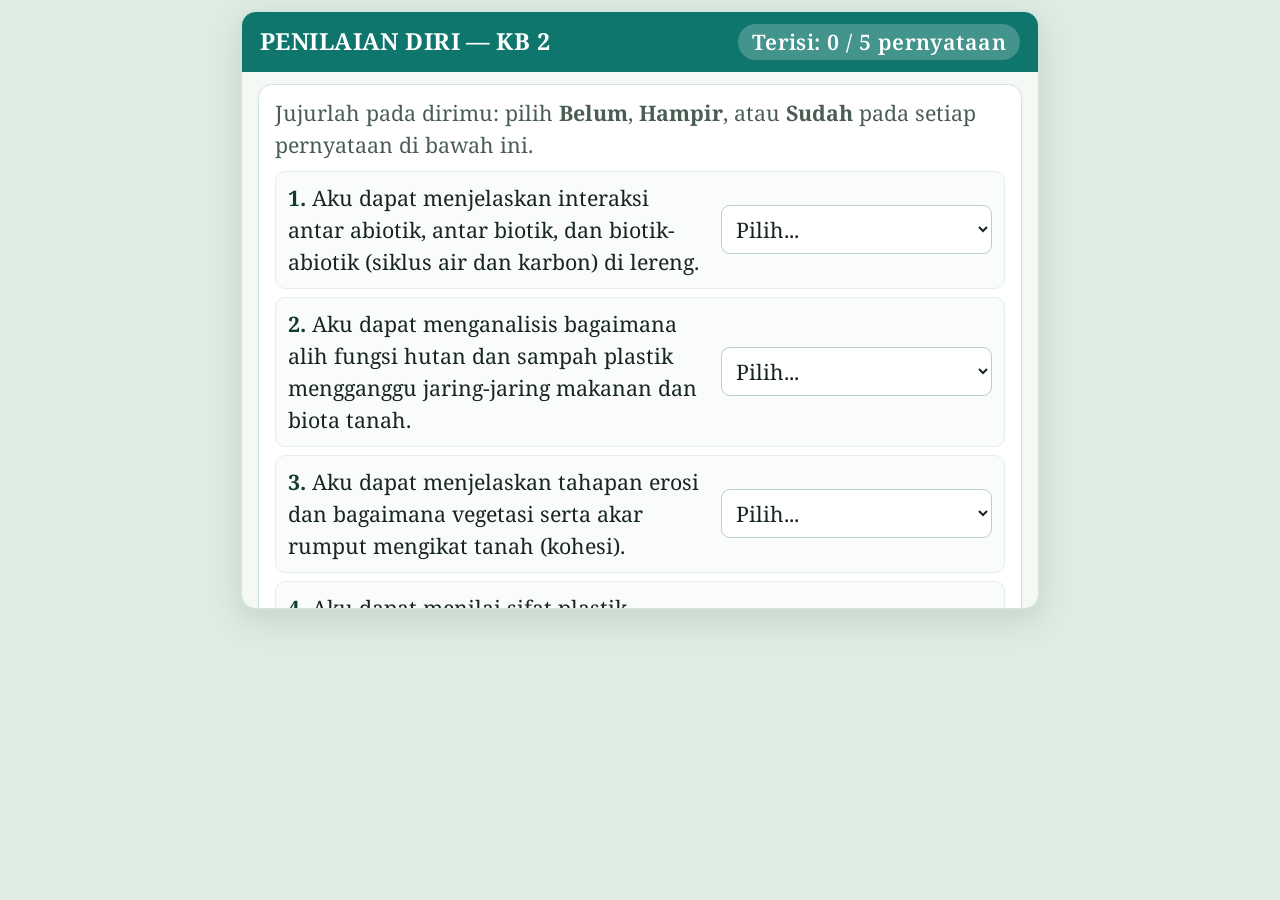
<file: story_content/WebObjects/5Z4Xafv7wpp/index.html>
<!DOCTYPE html>
<html lang="id">
<head>
<meta charset="utf-8">
<meta name="viewport" content="width=device-width, initial-scale=1">
<title>Penilaian Diri KB 2 - EMILIE | IPA Kelas VII</title>
<link rel="preconnect" href="https://fonts.googleapis.com">
<link rel="preconnect" href="https://fonts.gstatic.com" crossorigin>
<link href="https://fonts.googleapis.com/css2?family=Noto+Serif:ital,wght@0,400;0,600;0,700;1,400&display=swap" rel="stylesheet">
<style>
:root{
  --fs:16pt;
  --g900:#103d2a;
  --g800:#14532d;
  --g700:#1b7a4a;
  --g500:#2f9e63;
  --g200:#bfe3cf;
  --g100:#e7f5ed;
  --teal:#0f766e;
  --bg:#f4f9f6;
  --card:#ffffff;
  --ink:#17261e;
  --mut:#4a5d52;
  --line:#d3e3d9;
  --sky:#0369a1;
  --skybg:#e6f3fb;
  --amb:#b45309;
  --ambbg:#fff3dc;
  --red:#b42318;
  --redbg:#fdecea;
}
*{box-sizing:border-box}
html,body{
  margin:0;
  padding:0;
  background:#dfece4;
  color:var(--ink);
  font-family:'Noto Serif',Georgia,'Times New Roman',serif;
  font-size:var(--fs);
  line-height:1.5;
  -webkit-text-size-adjust:100%;
}
body{
  display:flex;
  justify-content:center;
  align-items:flex-start;
  min-height:100vh;
  padding:10px;
}
/* Bingkai aplikasi ukuran 800 x 600 piksel */
.app-frame{
  width:800px;
  max-width:100%;
  height:600px;
  background:var(--bg);
  border:2px solid var(--line);
  border-radius:16px;
  box-shadow:0 10px 32px rgba(16,61,42,.14);
  display:flex;
  flex-direction:column;
  overflow:hidden;
  position:relative;
}
.stage-head{
  display:flex;
  flex-wrap:wrap;
  justify-content:space-between;
  align-items:center;
  gap:8px 12px;
  padding:12px 18px;
  background:var(--teal);
  color:#fff;
  font-weight:700;
  letter-spacing:.02em;
  flex-shrink:0;
}
.stage-head h1{
  margin:0;
  font-size:1.1em;
  color:#fff;
  line-height:1.25;
}
.stage-head .prog-pill{
  font-weight:600;
  font-size:var(--fs);
  background:rgba(255,255,255,.22);
  border-radius:999px;
  padding:2px 14px;
  white-space:nowrap;
}
/* Kotak identitas hasil cetak (tampil saat nama diisi atau saat cetak) */
.student-banner{
  background:var(--g100);
  border-bottom:2px solid var(--g200);
  padding:8px 18px;
  display:none;
  flex-wrap:wrap;
  justify-content:space-between;
  gap:6px 14px;
  font-size:var(--fs);
  color:var(--g900);
  flex-shrink:0;
}
.student-banner.show{
  display:flex;
}
.scroll-area{
  flex:1;
  overflow-y:auto;
  padding:12px 16px 18px;
}
.self-card{
  background:var(--card);
  border:1px solid var(--line);
  border-radius:14px;
  padding:12px 16px 16px;
  margin:0;
  box-shadow:0 1px 3px rgba(16,61,42,.05);
}
.lead{
  margin:0 0 10px;
  color:var(--mut);
  font-size:var(--fs);
}
.mrow{
  display:grid;
  grid-template-columns:1.55fr 1fr;
  gap:12px;
  align-items:center;
  margin:8px 0;
  padding:10px 12px;
  background:#f9fcfa;
  border-radius:10px;
  border:1.5px solid #e3efe7;
  transition:background .2s,border-color .2s;
}
.mrow:hover{
  border-color:var(--g500);
}
.mrow.unanswered-hl{
  background:var(--ambbg);
  border-left:5px solid var(--amb);
}
.mrow.val-2{
  background:#e9f7ef;
  border-color:#8fd4ae;
}
.mrow.val-1{
  background:#fff9eb;
  border-color:#f3d59a;
}
.mrow.val-0{
  background:#fef2f2;
  border-color:#f3b8b2;
}
@media(max-width:620px){
  .mrow{grid-template-columns:1fr}
}
.stmt{
  font-size:var(--fs);
  color:var(--ink);
}
.stmt b{
  color:var(--g900);
}
select,input[type=text]{
  width:100%;
  font-family:'Noto Serif',Georgia,'Times New Roman',serif;
  font-size:var(--fs);
  padding:8px 10px;
  border:1.5px solid #b9d0c3;
  border-radius:9px;
  background:#fff;
  color:var(--ink);
  cursor:pointer;
}
select:focus,input[type=text]:focus,button:focus-visible{
  outline:3px solid #8fd4ae;
  outline-offset:1px;
}
.warn-box{
  display:none;
  margin:12px 0;
  padding:10px 14px;
  border-radius:10px;
  background:var(--ambbg);
  border-left:6px solid var(--amb);
  color:#78350f;
  font-weight:600;
  font-size:var(--fs);
}
.warn-box.show{display:block}
.qscore{
  font-weight:700;
  color:var(--g900);
  margin:12px 0 4px;
  padding:12px 16px;
  background:var(--g100);
  border-left:6px solid var(--g700);
  border-radius:10px;
  display:none;
  font-size:var(--fs);
}
.qscore.show{display:block}
.btns{
  display:flex;
  flex-wrap:wrap;
  gap:10px;
  margin:14px 0 4px;
  align-items:center;
}
.btn{
  display:inline-flex;
  align-items:center;
  justify-content:center;
  gap:8px;
  background:var(--g700);
  color:#fff;
  border:0;
  border-radius:10px;
  padding:9px 16px;
  font-family:'Noto Serif',Georgia,'Times New Roman',serif;
  font-size:var(--fs);
  font-weight:700;
  cursor:pointer;
  transition:background .15s,opacity .15s;
}
.btn:hover{background:var(--g800)}
.btn.sec{
  background:#fff;
  color:var(--g800);
  border:1.5px solid var(--g500);
}
.btn.sec:hover{background:var(--g100)}
.btn.prt{
  background:var(--sky);
  color:#fff;
}
.btn.prt:hover{background:#075985}

/* Modal Input Nama Murid Sebelum Cetak */
.modal-backdrop{
  position:fixed;
  inset:0;
  background:rgba(16,61,42,.55);
  display:none;
  align-items:center;
  justify-content:center;
  padding:14px;
  z-index:100;
}
.modal-backdrop.open{
  display:flex;
}
.modal-card{
  background:#fff;
  border:2px solid var(--g500);
  border-radius:16px;
  width:100%;
  max-width:500px;
  padding:18px 20px;
  box-shadow:0 16px 40px rgba(0,0,0,.28);
}
.modal-card h2{
  margin:0 0 8px;
  font-size:1.1em;
  color:var(--g900);
}
.modal-card p{
  margin:0 0 10px;
  font-size:var(--fs);
}
.modal-fld{
  margin:8px 0;
}
.modal-fld label{
  display:block;
  font-weight:700;
  margin-bottom:4px;
  color:var(--g900);
}
.modal-err{
  display:none;
  color:var(--red);
  background:var(--redbg);
  border-left:4px solid var(--red);
  padding:8px 12px;
  border-radius:6px;
  margin-top:8px;
  font-weight:600;
}
.modal-err.show{display:block}

@media print{
  @page{size:A4 portrait;margin:12mm}
  :root{
    --fs:12pt;
  }
  html,body{
    background:#fff!important;
    padding:0!important;
    height:auto!important;
    overflow:visible!important;
    font-size:12pt!important;
    line-height:1.45!important;
  }
  .app-frame{
    width:100%!important;
    height:auto!important;
    border:0!important;
    box-shadow:none!important;
    overflow:visible!important;
  }
  .stage-head{
    padding:10px 14px!important;
    border-radius:8px!important;
  }
  .stage-head h1{
    font-size:13.5pt!important;
  }
  .stage-head .prog-pill,
  .student-banner,
  .lead,
  .stmt,
  select,
  input[type=text],
  .qscore{
    font-size:12pt!important;
    line-height:1.45!important;
  }
  .mrow{
    padding:7px 10px!important;
    margin:6px 0!important;
  }
  select{
    padding:5px 8px!important;
  }
  .scroll-area{
    overflow:visible!important;
    padding:6px 0!important;
  }
  .student-banner{
    display:flex!important;
    border:1.5px solid var(--g700)!important;
    border-radius:8px;
    margin:6px 0;
    padding:6px 12px!important;
  }
  .noprint,.btns,.modal-backdrop,.warn-box{
    display:none!important;
  }
  .mrow,.qscore{
    break-inside:avoid;
  }
  *{-webkit-print-color-adjust:exact;print-color-adjust:exact}
}
</style>
</head>
<body>
<div class="app-frame" role="main">
  <header class="stage-head">
    <h1>PENILAIAN DIRI &mdash; KB 2</h1>
    <span class="prog-pill" id="progText">Terisi: 0 / 5 pernyataan</span>
  </header>

  <div class="student-banner" id="studentBanner">
    <div><b>Nama Murid:</b> <span id="outNama">-</span></div>
    <div id="wrapKelas"><b>Kelas:</b> <span id="outKelas">-</span></div>
    <div><b>Waktu Cetak:</b> <span id="outWaktu">-</span></div>
  </div>

  <div class="scroll-area" id="scrollArea">
    <div class="self-card" id="selfBox"></div>
  </div>
</div>

<!-- Modal Tulis Nama Murid sebelum Cetak ke PDF -->
<div class="modal-backdrop" id="printModal" role="dialog" aria-modal="true" aria-labelledby="modalTitle">
  <div class="modal-card">
    <h2 id="modalTitle">Cetak Penilaian Diri KB 2 ke PDF</h2>
    <p>Tuliskan nama lengkapmu terlebih dahulu agar tercetak pada lembar hasil Penilaian Diri KB 2.</p>
    <div class="modal-fld">
      <label for="inpNama">Nama Murid <span style="color:var(--red)">*</span></label>
      <input type="text" id="inpNama" placeholder="Ketik nama lengkapmu..." autocomplete="name">
    </div>
    <div class="modal-fld">
      <label for="inpKelas">Kelas (opsional)</label>
      <input type="text" id="inpKelas" placeholder="Contoh: VII A">
    </div>
    <div class="modal-err" id="modalErr">Harap tuliskan namamu terlebih dahulu sebelum melanjutkan mencetak!</div>
    <div class="btns" style="justify-content:flex-end;margin-top:14px">
      <button type="button" class="btn sec" id="btnCancelPrint">Batal</button>
      <button type="button" class="btn prt" id="btnConfirmPrint">&#128424; Lanjutkan Cetak PDF</button>
    </div>
  </div>
</div>

<script>
(function(){
  'use strict';

  const ITEMS = [
    'Aku dapat menjelaskan interaksi antar abiotik, antar biotik, dan biotik-abiotik (siklus air dan karbon) di lereng.',
    'Aku dapat menganalisis bagaimana alih fungsi hutan dan sampah plastik mengganggu jaring-jaring makanan dan biota tanah.',
    'Aku dapat menjelaskan tahapan erosi dan bagaimana vegetasi serta akar rumput mengikat tanah (kohesi).',
    'Aku dapat menilai sifat plastik kemasan serta menerapkan urutan prioritas 3R (Reduce, Reuse, Recycle).',
    'Aku dapat menjelaskan bagaimana Geocell dan rumput bekerja sama melakukan konservasi tanah-air serta keterbatasannya.'
  ];

  const box = document.getElementById('selfBox');
  const progText = document.getElementById('progText');
  const printModal = document.getElementById('printModal');
  const inpNama = document.getElementById('inpNama');
  const inpKelas = document.getElementById('inpKelas');
  const modalErr = document.getElementById('modalErr');
  const studentBanner = document.getElementById('studentBanner');
  const outNama = document.getElementById('outNama');
  const outKelas = document.getElementById('outKelas');
  const wrapKelas = document.getElementById('wrapKelas');
  const outWaktu = document.getElementById('outWaktu');

  function esc(s){
    return String(s).replace(/[&<>"]/g, function(m){
      return {'&':'&amp;','<':'&lt;','>':'&gt;','"':'&quot;'}[m];
    });
  }

  function renderSelf(){
    let h = '<p class="lead">Jujurlah pada dirimu: pilih <b>Belum</b>, <b>Hampir</b>, atau <b>Sudah</b> pada setiap pernyataan di bawah ini.</p>';
    ITEMS.forEach(function(t, i){
      h += '<div class="mrow" id="mrow-' + i + '">' +
           '<span class="stmt"><b>' + (i + 1) + '.</b> ' + esc(t) + '</span>' +
           '<select data-i="' + i + '" aria-label="' + esc(t) + '">' +
           '<option value="">Pilih...</option>' +
           '<option value="0">Belum</option>' +
           '<option value="1">Hampir</option>' +
           '<option value="2">Sudah</option>' +
           '</select></div>';
    });
    h += '<div class="warn-box" id="warnBox" role="alert"></div>';
    h += '<div class="qscore" id="selfSum" aria-live="polite"></div>';
    h += '<div class="btns noprint">' +
         '<button type="button" class="btn sec" data-act="reset">Ulangi</button>' +
         '<button type="button" class="btn prt" data-act="print">&#128424; Cetak ke PDF</button>' +
         '</div>';
    box.innerHTML = h;
  }

  function getMissing(){
    const missing = [];
    Array.from(box.querySelectorAll('select')).forEach(function(s, i){
      if (s.value === '') missing.push(i + 1);
    });
    return missing;
  }

  function updateSelf(){
    const sels = Array.from(box.querySelectorAll('select'));
    const vals = sels.map(function(x){ return x.value; });
    const n = vals.length;
    const done = vals.filter(function(v){ return v === '2'; }).length;
    const part = vals.filter(function(v){ return v === '1'; }).length;
    const notYet = vals.filter(function(v){ return v === '0'; }).length;
    const filled = vals.filter(function(v){ return v !== ''; }).length;

    progText.textContent = 'Terisi: ' + filled + ' / ' + n + ' pernyataan';

    sels.forEach(function(s, i){
      const row = document.getElementById('mrow-' + i);
      row.classList.remove('val-0', 'val-1', 'val-2');
      if (s.value !== ''){
        row.classList.remove('unanswered-hl');
        row.classList.add('val-' + s.value);
      }
    });

    const warnBox = document.getElementById('warnBox');
    if (filled === n){
      warnBox.classList.remove('show');
      warnBox.textContent = '';
    }

    const sumEl = document.getElementById('selfSum');
    if (filled === 0){
      sumEl.classList.remove('show');
      sumEl.textContent = '';
    } else {
      let msg = 'Sudah: ' + done + ' dari ' + n + '. Hampir: ' + part + '. Belum: ' + notYet + '. ';
      if (done === n){
        msg += 'Hebat! Kamu siap lanjut ke Kegiatan Belajar berikutnya.';
      } else if (filled === n){
        msg += 'Ulangi bagian yang masih "Belum" atau "Hampir" sebelum lanjut.';
      }
      sumEl.textContent = msg;
      sumEl.classList.add('show');
    }
  }

  function resetSelf(){
    Array.from(box.querySelectorAll('select')).forEach(function(s, i){
      s.value = '';
      const row = document.getElementById('mrow-' + i);
      row.classList.remove('unanswered-hl', 'val-0', 'val-1', 'val-2');
    });
    const warnBox = document.getElementById('warnBox');
    warnBox.classList.remove('show');
    warnBox.textContent = '';
    updateSelf();
    document.getElementById('scrollArea').scrollTo({top:0, behavior:'smooth'});
  }

  function openPrintModal(){
    const missing = getMissing();
    const warnBox = document.getElementById('warnBox');
    if (missing.length > 0){
      Array.from(box.querySelectorAll('.mrow')).forEach(function(r, idx){
        r.classList.toggle('unanswered-hl', missing.indexOf(idx + 1) !== -1);
      });
      warnBox.innerHTML = '&#9888;&#65039; <b>Peringatan:</b> Silakan pilih dulu status pada <b>Pernyataan nomor ' + missing.join(', ') + '</b> sebelum mencetak ke PDF.';
      warnBox.classList.add('show');
      const firstRow = document.getElementById('mrow-' + (missing[0] - 1));
      if (firstRow) firstRow.scrollIntoView({behavior:'smooth', block:'center'});
      return;
    }
    modalErr.classList.remove('show');
    printModal.classList.add('open');
    setTimeout(function(){ inpNama.focus(); }, 50);
  }

  function closePrintModal(){
    printModal.classList.remove('open');
  }

  function confirmPrint(){
    const nama = inpNama.value.trim();
    const kelas = inpKelas.value.trim();
    if (!nama){
      modalErr.classList.add('show');
      inpNama.focus();
      return;
    }
    outNama.textContent = nama;
    if (kelas){
      outKelas.textContent = kelas;
      wrapKelas.style.display = '';
    } else {
      wrapKelas.style.display = 'none';
    }
    outWaktu.textContent = new Date().toLocaleString('id-ID', {
      day:'2-digit', month:'long', year:'numeric', hour:'2-digit', minute:'2-digit'
    });
    studentBanner.classList.add('show');
    closePrintModal();
    setTimeout(function(){ window.print(); }, 150);
  }

  renderSelf();
  updateSelf();

  box.addEventListener('change', updateSelf);
  box.addEventListener('click', function(e){
    const b = e.target.closest('button[data-act]');
    if (!b) return;
    const act = b.dataset.act;
    if (act === 'reset') resetSelf();
    else if (act === 'print') openPrintModal();
  });

  document.getElementById('btnCancelPrint').addEventListener('click', closePrintModal);
  document.getElementById('btnConfirmPrint').addEventListener('click', confirmPrint);
  inpNama.addEventListener('input', function(){
    if (inpNama.value.trim()) modalErr.classList.remove('show');
  });
  printModal.addEventListener('keydown', function(e){
    if (e.key === 'Escape') closePrintModal();
    else if (e.key === 'Enter'){
      e.preventDefault();
      confirmPrint();
    }
  });
})();
</script>
</body>
</html>
</file>
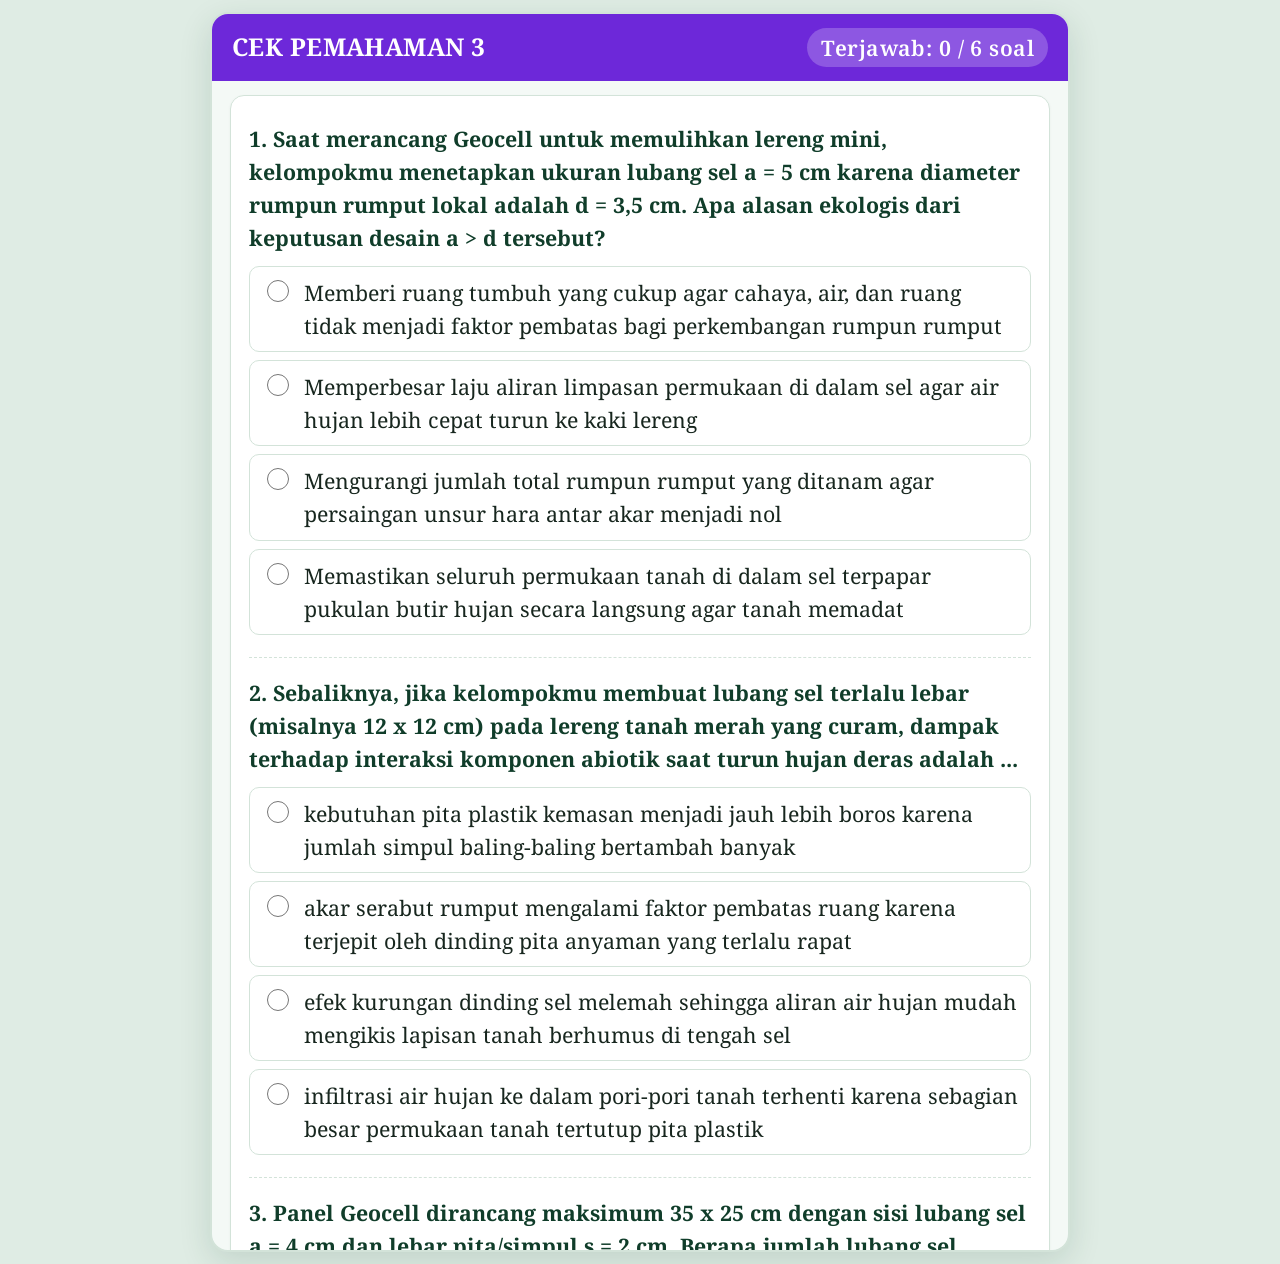
<file: story_content/WebObjects/65636wcxEB8/index.html>
<!DOCTYPE html>
<html lang="id">
<head>
<meta charset="utf-8">
<meta name="viewport" content="width=device-width, initial-scale=1">
<title>Cek Pemahaman 3 - EMILIE | IPA Kelas VII</title>
<link rel="preconnect" href="https://fonts.googleapis.com">
<link rel="preconnect" href="https://fonts.gstatic.com" crossorigin>
<link href="https://fonts.googleapis.com/css2?family=Noto+Serif:ital,wght@0,400;0,600;0,700;1,400&display=swap" rel="stylesheet">
<style>
:root{
  --fs:16pt;
  --g900:#103d2a;
  --g800:#14532d;
  --g700:#1b7a4a;
  --g500:#2f9e63;
  --g200:#bfe3cf;
  --g100:#e7f5ed;
  --bg:#f4f9f6;
  --card:#ffffff;
  --ink:#17261e;
  --mut:#4a5d52;
  --line:#d3e3d9;
  --sky:#0369a1;
  --skybg:#e6f3fb;
  --amb:#b45309;
  --ambbg:#fff3dc;
  --red:#b42318;
  --redbg:#fdecea;
  --pur:#6d28d9;
  --purbg:#f1ebfd;
}
*{box-sizing:border-box}
html,body{
  margin:0;
  padding:0;
  background:#dfece4;
  color:var(--ink);
  font-family:'Noto Serif',Georgia,'Times New Roman',serif;
  font-size:var(--fs);
  line-height:1.55;
  -webkit-text-size-adjust:100%;
}
body{
  display:flex;
  justify-content:center;
  align-items:flex-start;
  min-height:100vh;
  padding:12px;
}
/* Bingkai aplikasi ukuran 860 x 1240 piksel */
.app-frame{
  width:860px;
  max-width:100%;
  height:1240px;
  background:var(--bg);
  border:2px solid var(--line);
  border-radius:18px;
  box-shadow:0 10px 32px rgba(16,61,42,.14);
  display:flex;
  flex-direction:column;
  overflow:hidden;
  position:relative;
}
.stage-head{
  display:flex;
  flex-wrap:wrap;
  justify-content:space-between;
  align-items:center;
  gap:8px 12px;
  padding:14px 20px;
  background:var(--pur);
  color:#fff;
  font-weight:700;
  letter-spacing:.02em;
  flex-shrink:0;
}
.stage-head h1{
  margin:0;
  font-size:1.15em;
  color:#fff;
  line-height:1.25;
}
.stage-head .prog-pill{
  font-weight:600;
  font-size:16pt;
  background:rgba(255,255,255,.22);
  border-radius:999px;
  padding:3px 14px;
  white-space:nowrap;
}
/* Kotak identitas hasil cetak (tampil saat nama diisi atau saat cetak) */
.student-banner{
  background:var(--g100);
  border-bottom:2px solid var(--g200);
  padding:10px 20px;
  display:none;
  flex-wrap:wrap;
  justify-content:space-between;
  gap:6px 16px;
  font-size:16pt;
  color:var(--g900);
  flex-shrink:0;
}
.student-banner.show{
  display:flex;
}
.scroll-area{
  flex:1;
  overflow-y:auto;
  padding:14px 18px 22px;
}
.quiz{
  background:var(--card);
  border:1px solid var(--line);
  border-radius:14px;
  padding:8px 18px 18px;
  margin:0;
  box-shadow:0 1px 3px rgba(16,61,42,.05);
}
.qc{
  border-bottom:1.5px dashed var(--line);
  padding:14px 0;
  transition:background .2s,border-color .2s;
}
.qc:last-of-type{border-bottom:0}
.qc.unanswered-hl{
  background:var(--ambbg);
  border-left:5px solid var(--amb);
  padding-left:12px;
  padding-right:8px;
  border-radius:8px;
}
.qs{
  font-weight:700;
  margin:.2em 0 .55em;
  color:var(--g900);
  font-size:16pt;
}
.opt{
  display:flex;
  gap:12px;
  align-items:flex-start;
  padding:9px 12px;
  border:1.5px solid var(--line);
  border-radius:10px;
  margin:8px 0;
  cursor:pointer;
  background:#fff;
  font-size:16pt;
}
.opt:hover{border-color:var(--g500)}
.opt.ok{background:#e1f5e8;border-color:#2f9e63}
.opt.bad{background:var(--redbg);border-color:#e07a70}
input[type=radio]{
  width:22px;
  height:22px;
  margin-top:4px;
  accent-color:var(--g700);
  flex:none;
  cursor:pointer;
}
.mrow{
  display:grid;
  grid-template-columns:1fr 1.15fr;
  gap:10px;
  align-items:center;
  margin:8px 0;
  padding:6px 8px;
  background:#f9fcfa;
  border-radius:8px;
  border:1px solid #e3efe7;
}
@media(max-width:620px){
  .mrow{grid-template-columns:1fr}
}
select,input[type=text]{
  width:100%;
  font-family:'Noto Serif',Georgia,'Times New Roman',serif;
  font-size:16pt;
  padding:8px 10px;
  border:1.5px solid #b9d0c3;
  border-radius:9px;
  background:#fff;
  color:var(--ink);
}
select:focus,input[type=text]:focus,button:focus-visible{
  outline:3px solid #8fd4ae;
  outline-offset:1px;
}
.fb{
  margin:10px 0 0;
  padding:10px 14px;
  border-radius:10px;
  font-size:16pt;
  display:none;
}
.fb.ok{display:block;background:#e1f5e8;color:#14532d;border-left:5px solid #2f9e63}
.fb.bad{display:block;background:var(--redbg);color:#7a1d14;border-left:5px solid #e07a70}
.warn-box{
  display:none;
  margin:12px 0;
  padding:12px 16px;
  border-radius:10px;
  background:var(--ambbg);
  border-left:6px solid var(--amb);
  color:#78350f;
  font-weight:600;
  font-size:16pt;
}
.warn-box.show{display:block}
.qscore{
  font-weight:700;
  color:var(--g900);
  margin:12px 0 4px;
  padding:12px 16px;
  background:var(--g100);
  border-left:6px solid var(--g700);
  border-radius:10px;
  display:none;
  font-size:16pt;
}
.qscore.show{display:block}
.btns{
  display:flex;
  flex-wrap:wrap;
  gap:10px;
  margin:16px 0 6px;
  align-items:center;
}
.btn{
  display:inline-flex;
  align-items:center;
  justify-content:center;
  gap:8px;
  background:var(--g700);
  color:#fff;
  border:0;
  border-radius:10px;
  padding:10px 18px;
  font-family:'Noto Serif',Georgia,'Times New Roman',serif;
  font-size:16pt;
  font-weight:700;
  cursor:pointer;
  transition:background .15s,opacity .15s,transform .1s;
}
.btn:hover{background:var(--g800)}
.btn.unready{
  background:#7c9a89;
  opacity:.78;
}
.btn.unready:hover{
  background:#698776;
}
.btn.sec{
  background:#fff;
  color:var(--g800);
  border:1.5px solid var(--g500);
}
.btn.sec:hover{background:var(--g100)}
.btn.prt{
  background:var(--sky);
  color:#fff;
}
.btn.prt:hover{background:#075985}

/* Modal Input Nama Murid Sebelum Cetak */
.modal-backdrop{
  position:fixed;
  inset:0;
  background:rgba(16,61,42,.55);
  display:none;
  align-items:center;
  justify-content:center;
  padding:16px;
  z-index:100;
}
.modal-backdrop.open{
  display:flex;
}
.modal-card{
  background:#fff;
  border:2px solid var(--g500);
  border-radius:16px;
  width:100%;
  max-width:520px;
  padding:20px 22px;
  box-shadow:0 16px 40px rgba(0,0,0,.28);
}
.modal-card h2{
  margin:0 0 8px;
  font-size:1.15em;
  color:var(--g900);
}
.modal-card p{
  margin:0 0 12px;
  font-size:16pt;
}
.modal-fld{
  margin:10px 0;
}
.modal-fld label{
  display:block;
  font-weight:700;
  margin-bottom:4px;
  color:var(--g900);
}
.modal-err{
  display:none;
  color:var(--red);
  background:var(--redbg);
  border-left:4px solid var(--red);
  padding:8px 12px;
  border-radius:6px;
  margin-top:8px;
  font-weight:600;
}
.modal-err.show{display:block}

@media print{
  @page{size:A4 portrait;margin:12mm}
  html,body{
    background:#fff!important;
    padding:0!important;
    height:auto!important;
    overflow:visible!important;
  }
  .app-frame{
    width:100%!important;
    height:auto!important;
    border:0!important;
    box-shadow:none!important;
    overflow:visible!important;
  }
  .scroll-area{
    overflow:visible!important;
    padding:10px 0!important;
  }
  .student-banner{
    display:flex!important;
    border:1.5px solid var(--g700)!important;
    border-radius:10px;
    margin:10px 0;
  }
  .noprint,.btns,.modal-backdrop,.warn-box{
    display:none!important;
  }
  .qc,.opt,.mrow,.fb{
    break-inside:avoid;
  }
  *{-webkit-print-color-adjust:exact;print-color-adjust:exact}
}
</style>
</head>
<body>
<div class="app-frame" role="main">
  <header class="stage-head">
    <h1>CEK PEMAHAMAN 3</h1>
    <span class="prog-pill" id="progText">Terjawab: 0 / 6 soal</span>
  </header>

  <div class="student-banner" id="studentBanner">
    <div><b>Nama Murid:</b> <span id="outNama">-</span></div>
    <div id="wrapKelas"><b>Kelas:</b> <span id="outKelas">-</span></div>
    <div><b>Waktu Cetak:</b> <span id="outWaktu">-</span></div>
  </div>

  <div class="scroll-area" id="scrollArea">
    <div class="quiz" id="quizBox"></div>
  </div>
</div>

<!-- Modal Tulis Nama Murid sebelum Cetak ke PDF -->
<div class="modal-backdrop" id="printModal" role="dialog" aria-modal="true" aria-labelledby="modalTitle">
  <div class="modal-card">
    <h2 id="modalTitle">Cetak Hasil Jawaban ke PDF</h2>
    <p>Tuliskan nama lengkapmu terlebih dahulu agar tercetak pada lembar hasil jawaban Cek Pemahaman 3.</p>
    <div class="modal-fld">
      <label for="inpNama">Nama Murid <span style="color:var(--red)">*</span></label>
      <input type="text" id="inpNama" placeholder="Ketik nama lengkapmu..." autocomplete="name">
    </div>
    <div class="modal-fld">
      <label for="inpKelas">Kelas (opsional)</label>
      <input type="text" id="inpKelas" placeholder="Contoh: VII A">
    </div>
    <div class="modal-err" id="modalErr">Harap tuliskan namamu terlebih dahulu sebelum melanjutkan mencetak!</div>
    <div class="btns" style="justify-content:flex-end;margin-top:16px">
      <button type="button" class="btn sec" id="btnCancelPrint">Batal</button>
      <button type="button" class="btn prt" id="btnConfirmPrint">&#128424; Lanjutkan Cetak PDF</button>
    </div>
  </div>
</div>

<script>
(function(){
  'use strict';

  const Q = [
    {t:'mcq', q:'Saat merancang Geocell untuk memulihkan lereng mini, kelompokmu menetapkan ukuran lubang sel a = 5 cm karena diameter rumpun rumput lokal adalah d = 3,5 cm. Apa alasan ekologis dari keputusan desain a > d tersebut?',
     o:[
       'Memberi ruang tumbuh yang cukup agar cahaya, air, dan ruang tidak menjadi faktor pembatas bagi perkembangan rumpun rumput',
       'Memperbesar laju aliran limpasan permukaan di dalam sel agar air hujan lebih cepat turun ke kaki lereng',
       'Mengurangi jumlah total rumpun rumput yang ditanam agar persaingan unsur hara antar akar menjadi nol',
       'Memastikan seluruh permukaan tanah di dalam sel terpapar pukulan butir hujan secara langsung agar tanah memadat'
     ], a:0, e:'Sebagai produsen, rumput membutuhkan ruang tumbuh bagi anakan dan akar serabut, cahaya matahari untuk fotosintesis, serta infiltrasi air. Jika a <= d, lubang yang terlalu sempit akan menjepit rumpun dan menjadi faktor pembatas pertumbuhan.'},
    {t:'mcq', q:'Sebaliknya, jika kelompokmu membuat lubang sel terlalu lebar (misalnya 12 x 12 cm) pada lereng tanah merah yang curam, dampak terhadap interaksi komponen abiotik saat turun hujan deras adalah ...',
     o:[
       'kebutuhan pita plastik kemasan menjadi jauh lebih boros karena jumlah simpul baling-baling bertambah banyak',
       'akar serabut rumput mengalami faktor pembatas ruang karena terjepit oleh dinding pita anyaman yang terlalu rapat',
       'efek kurungan dinding sel melemah sehingga aliran air hujan mudah mengikis lapisan tanah berhumus di tengah sel',
       'infiltrasi air hujan ke dalam pori-pori tanah terhenti karena sebagian besar permukaan tanah tertutup pita plastik'
     ], a:2, e:'Inilah pertimbangan trade-off desain Geocell (Song dkk., 2021): jika lubang sel terlalu lebar, jarak antardinding penyekat terlalu jauh sehingga kurungan mekanis melemah dan air limpasan mudah mengikis tanah sebelum akar rumput tumbuh merata.'},
    {t:'mcq', q:'Panel Geocell dirancang maksimum 35 x 25 cm dengan sisi lubang sel a = 4 cm dan lebar pita/simpul s = 2 cm. Berapa jumlah lubang sel (tempat menanam rumpun rumput) yang terbentuk?',
     o:[
       '12 lubang sel untuk menanam 12 rumpun rumput',
       '15 lubang sel untuk menanam 15 rumpun rumput',
       '18 lubang sel untuk menanam 18 rumpun rumput',
       '20 lubang sel untuk menanam 20 rumpun rumput'
     ], a:1, e:'n_p = lantai((35 - 2) / (4 + 2)) = lantai(33 / 6) = lantai(5,5) = 5 lubang; n_l = lantai((25 - 2) / (4 + 2)) = lantai(23 / 6) = lantai(3,83) = 3 lubang. Total lubang sel N = 5 x 3 = 15 lubang sel.'},
    {t:'mcq', q:'Pada perhitungan Geocell, "persentase luas terbuka" sebesar 45% menunjukkan proporsi permukaan lereng yang tidak tertutup pita plastik. Secara ekologis, bagian luas terbuka ini berfungsi penting sebagai ...',
     o:[
       'proporsi cadangan pita plastik kemasan yang harus ditambahkan untuk mengantisipasi potongan yang rusak',
       'persentase pengurangan massa sedimen tanah yang berhasil ditahan oleh dinding simpul baling-baling',
       'luas permukaan pita lipat plastik yang menekan tanah lereng agar tidak bergeser saat turun hujan',
       'ruang terbuka tempat berinteraksinya cahaya matahari, infiltrasi air hujan, tanah berhumus, dan perakaran rumput'
     ], a:3, e:'Persentase luas terbuka ((N x a²) / luas panel) menunjukkan proporsi rongga sel tempat komponen biotik (rumput, cacing tanah, mikroba pengurai) berinteraksi langsung dengan komponen abiotik (cahaya, air hujan, udara, dan tanah).'},
    {t:'mcq', q:'Mengapa dalam merancang Geocell kita memilih anyaman plastik kemasan Jenis 1 (simpul baling-baling berlubang dari pita lipat 4 lapis) dibandingkan anyaman tikar yang rapat tanpa lubang?',
     o:[
       'Anyaman berlubang menyediakan dinding penyekat penahan tanah sekaligus rongga terbuka untuk tumbuh rumput dan resapan air',
       'Anyaman tikar rapat membutuhkan waktu pengerjaan lebih singkat tetapi tidak memiliki simpul pengunci di bagian tepinya',
       'Anyaman baling-baling berlubang hanya memerlukan satu lapis plastik tipis sehingga lebih hemat kemasan jajanan',
       'Anyaman tikar rapat menghasilkan persentase luas terbuka yang terlalu besar sehingga tanah di bawahnya mudah hanyut'
     ], a:0, e:'Anyaman tikar rapat menutup permukaan tanah (luas terbuka mendekati 0%) sehingga menghalangi tumbuhnya rumput dan infiltrasi air; sebaliknya, anyaman Jenis 1 (baling-baling berlubang) memiliki dinding pita 4 lapis yang kaku sekaligus rongga persegi bagi rumput dan resapan air.'},
    {t:'mcq', q:'Untuk membuat satu panel Geocell dibutuhkan total pita plastik 365 cm (tanpa cadangan), dan 1 kemasan jajanan besar menghasilkan 50 cm pita. Jika kelompokmu menggunakan 8 kemasan bekas dari tempat sampah sekolah, manfaat ekologis langsung dari langkah ini adalah ...',
     o:[
       'mengubah sifat kimiawi polimer plastik kemasan agar dapat diuraikan oleh bakteri tanah menjadi humus',
       'menggantikan sepenuhnya fungsi perakaran vegetasi hutan dengan kekuatan tarik lembaran plastik kemasan',
       'memanfaatkan kembali delapan kemasan plastik agar tidak mencemari sekolah sekaligus menjadi penahan mekanis tanah berumput',
       'meningkatkan keasaman tanah lereng melalui pelarutan lapisan aluminium tipis pada bungkus jajanan'
     ], a:2, e:'Kebutuhan kemasan = plafon(365 / 50) = plafon(7,3) = 8 kemasan. Pemanfaatan kembali (upcycling) ini mengalihkan 8 bungkus plastik dari timbunan sampah sekolah menjadi struktur konservasi tanah tanpa mengubah sifat polimernya.'}
  ];

  const box = document.getElementById('quizBox');
  const progText = document.getElementById('progText');
  const printModal = document.getElementById('printModal');
  const inpNama = document.getElementById('inpNama');
  const inpKelas = document.getElementById('inpKelas');
  const modalErr = document.getElementById('modalErr');
  const studentBanner = document.getElementById('studentBanner');
  const outNama = document.getElementById('outNama');
  const outKelas = document.getElementById('outKelas');
  const wrapKelas = document.getElementById('wrapKelas');
  const outWaktu = document.getElementById('outWaktu');

  function esc(s){
    return String(s).replace(/[&<>"]/g, function(m){
      return {'&':'&amp;','<':'&lt;','>':'&gt;','"':'&quot;'}[m];
    });
  }

  function fmt(x, d){
    if (!isFinite(x)) return '-';
    d = d == null ? 1 : d;
    const r = Math.round(x * Math.pow(10, d)) / Math.pow(10, d);
    let s = r.toFixed(d);
    if (s.indexOf('.') > -1) s = s.replace(/0+$/, '').replace(/\.$/, '');
    return s.replace('.', ',');
  }

  function shuffled(arr, seed){
    const a = arr.map(function(x, i){ return [x, i]; });
    let s = seed * 7919 + 13;
    for (let i = a.length - 1; i > 0; i--){
      s = (s * 9301 + 49297) % 233280;
      const j = Math.floor(s / 233280 * (i + 1));
      const t = a[i]; a[i] = a[j]; a[j] = t;
    }
    if (a.every(function(x, i){ return x[1] === i; })) a.push(a.shift());
    return a;
  }

  function renderQuiz(){
    let h = '';
    Q.forEach(function(q, i){
      h += '<div class="qc" data-i="' + i + '" id="qc-' + i + '"><p class="qs">' + (i + 1) + '. ' + q.q + '</p>';
      if (q.t === 'match'){
        const opts = shuffled(q.p.map(function(p){ return p[1]; }), i + 3).map(function(x){ return x[0]; });
        q.p.forEach(function(p, j){
          h += '<div class="mrow"><span>' + esc(p[0]) + '</span><select data-j="' + j + '" aria-label="' + esc(p[0]) + '"><option value="">Pilih pasangan...</option>' + opts.map(function(o){ return '<option>' + esc(o) + '</option>'; }).join('') + '</select></div>';
        });
      } else if (q.t === 'order'){
        h += shuffled(q.items, i + 7).map(function(pr){
          return '<div class="mrow"><span>' + esc(pr[0]) + '</span><select data-orig="' + pr[1] + '" aria-label="Urutan ' + esc(pr[0]) + '"><option value="">Urutan ke-</option>' + q.items.map(function(_, k){ return '<option value="' + (k + 1) + '">' + (k + 1) + '</option>'; }).join('') + '</select></div>';
        }).join('');
      } else {
        q.o.forEach(function(o, k){
          h += '<label class="opt"><input type="radio" name="f3-' + i + '" value="' + k + '"><span>' + o + '</span></label>';
        });
      }
      h += '<div class="fb"></div></div>';
    });
    h += '<div class="warn-box" id="warnBox" role="alert"></div>';
    h += '<div class="btns noprint">' +
         '<button type="button" class="btn unready" id="btnCheck" data-act="check">Periksa Jawaban</button>' +
         '<button type="button" class="btn sec" id="btnReset" data-act="reset">Ulangi</button>' +
         '<button type="button" class="btn prt" id="btnPrint" data-act="print">&#128424; Cetak ke PDF</button>' +
         '</div>';
    h += '<div class="qscore" id="qScore" aria-live="polite"></div>';
    box.innerHTML = h;
  }

  function getUnanswered(){
    const missing = [];
    const qcs = Array.from(box.querySelectorAll('.qc'));
    qcs.forEach(function(qc, i){
      const q = Q[i];
      let complete = false;
      if (q.t === 'match' || q.t === 'order'){
        const sels = Array.from(qc.querySelectorAll('select'));
        complete = sels.every(function(s){ return s.value !== ''; });
      } else {
        complete = !!qc.querySelector('input[type=radio]:checked');
      }
      if (!complete) missing.push(i + 1);
    });
    return missing;
  }

  function updateStatus(){
    const missing = getUnanswered();
    const answered = Q.length - missing.length;
    progText.textContent = 'Terjawab: ' + answered + ' / ' + Q.length + ' soal';
    const btnCheck = document.getElementById('btnCheck');
    const warnBox = document.getElementById('warnBox');
    if (missing.length === 0){
      btnCheck.classList.remove('unready');
      warnBox.classList.remove('show');
      warnBox.textContent = '';
    } else {
      btnCheck.classList.add('unready');
    }
    Array.from(box.querySelectorAll('.qc')).forEach(function(qc, idx){
      if (missing.indexOf(idx + 1) === -1) qc.classList.remove('unanswered-hl');
    });
  }

  function checkQuiz(){
    const missing = getUnanswered();
    const warnBox = document.getElementById('warnBox');
    const qcs = Array.from(box.querySelectorAll('.qc'));

    if (missing.length > 0){
      qcs.forEach(function(qc, idx){
        qc.classList.toggle('unanswered-hl', missing.indexOf(idx + 1) !== -1);
      });
      warnBox.innerHTML = '&#9888;&#65039; <b>Peringatan:</b> Kamu belum menjawab semua soal! Silakan lengkapi dulu <b>Soal nomor ' + missing.join(', ') + '</b> (masih ada ' + missing.length + ' soal yang belum lengkap) agar tombol Periksa Jawaban dapat memproses nilaimu.';
      warnBox.classList.add('show');
      const firstMissing = document.getElementById('qc-' + (missing[0] - 1));
      if (firstMissing) firstMissing.scrollIntoView({behavior:'smooth', block:'center'});
      return;
    }

    warnBox.classList.remove('show');
    let score = 0;
    qcs.forEach(function(qc, i){
      qc.classList.remove('unanswered-hl');
      const q = Q[i];
      let ok = 0;
      if (q.t === 'match'){
        const sels = Array.from(qc.querySelectorAll('select'));
        let c = 0;
        sels.forEach(function(s, j){ if (s.value === q.p[j][1]) c++; });
        ok = c / q.p.length;
      } else if (q.t === 'order'){
        const sels = Array.from(qc.querySelectorAll('select'));
        let c = 0;
        sels.forEach(function(s){
          if (s.value && parseInt(s.value, 10) - 1 === parseInt(s.dataset.orig, 10)) c++;
        });
        ok = c / q.items.length;
      } else {
        const ch = qc.querySelector('input:checked');
        ok = ch && parseInt(ch.value, 10) === q.a ? 1 : 0;
        Array.from(qc.querySelectorAll('.opt')).forEach(function(op, k){
          op.classList.remove('ok', 'bad');
          if (k === q.a) op.classList.add('ok');
          else if (ch && parseInt(ch.value, 10) === k) op.classList.add('bad');
        });
      }
      const fb = qc.querySelector('.fb');
      fb.className = 'fb ' + (ok === 1 ? 'ok' : 'bad');
      fb.innerHTML = (ok === 1 ? '<b>Tepat.</b> ' : (ok > 0 ? '<b>Sebagian benar.</b> ' : '<b>Belum tepat.</b> ')) + (q.e || '') + ((q.t === 'mcq' || !q.t) && ok !== 1 ? ' <b>Jawaban tepat: ' + q.o[q.a] + '</b>' : '');
      score += ok;
    });

    const n = Q.length, pct = Math.round(score / n * 100);
    const scEl = document.getElementById('qScore');
    scEl.textContent = 'Skor: ' + fmt(score, 1) + ' dari ' + n + ' (' + pct + '%). ' + (pct >= 85 ? 'Sangat baik!' : pct >= 60 ? 'Bagus. Periksa kembali bagian yang masih keliru.' : 'Pelajari lagi materinya, lalu coba ulangi.');
    scEl.classList.add('show');
    scEl.scrollIntoView({behavior:'smooth', block:'nearest'});
  }

  function resetQuiz(){
    Array.from(box.querySelectorAll('input[type=radio]')).forEach(function(r){ r.checked = false; });
    Array.from(box.querySelectorAll('select')).forEach(function(s){ s.value = ''; });
    Array.from(box.querySelectorAll('.opt')).forEach(function(o){ o.classList.remove('ok', 'bad'); });
    Array.from(box.querySelectorAll('.qc')).forEach(function(qc){ qc.classList.remove('unanswered-hl'); });
    Array.from(box.querySelectorAll('.fb')).forEach(function(f){ f.className = 'fb'; f.innerHTML = ''; });
    const scEl = document.getElementById('qScore');
    scEl.classList.remove('show');
    scEl.textContent = '';
    const warnBox = document.getElementById('warnBox');
    warnBox.classList.remove('show');
    warnBox.textContent = '';
    updateStatus();
    document.getElementById('scrollArea').scrollTo({top:0, behavior:'smooth'});
  }

  function openPrintModal(){
    modalErr.classList.remove('show');
    printModal.classList.add('open');
    setTimeout(function(){ inpNama.focus(); }, 50);
  }

  function closePrintModal(){
    printModal.classList.remove('open');
  }

  function confirmPrint(){
    const nama = inpNama.value.trim();
    const kelas = inpKelas.value.trim();
    if (!nama){
      modalErr.classList.add('show');
      inpNama.focus();
      return;
    }
    outNama.textContent = nama;
    if (kelas){
      outKelas.textContent = kelas;
      wrapKelas.style.display = '';
    } else {
      wrapKelas.style.display = 'none';
    }
    outWaktu.textContent = new Date().toLocaleString('id-ID', {
      day:'2-digit', month:'long', year:'numeric', hour:'2-digit', minute:'2-digit'
    });
    studentBanner.classList.add('show');
    closePrintModal();
    setTimeout(function(){ window.print(); }, 150);
  }

  renderQuiz();
  updateStatus();

  box.addEventListener('change', updateStatus);
  box.addEventListener('click', function(e){
    const b = e.target.closest('button[data-act]');
    if (!b) return;
    const act = b.dataset.act;
    if (act === 'check') checkQuiz();
    else if (act === 'reset') resetQuiz();
    else if (act === 'print') openPrintModal();
  });

  document.getElementById('btnCancelPrint').addEventListener('click', closePrintModal);
  document.getElementById('btnConfirmPrint').addEventListener('click', confirmPrint);
  inpNama.addEventListener('input', function(){
    if (inpNama.value.trim()) modalErr.classList.remove('show');
  });
  printModal.addEventListener('keydown', function(e){
    if (e.key === 'Escape') closePrintModal();
    else if (e.key === 'Enter'){
      e.preventDefault();
      confirmPrint();
    }
  });
})();
</script>
</body>
</html>
</file>
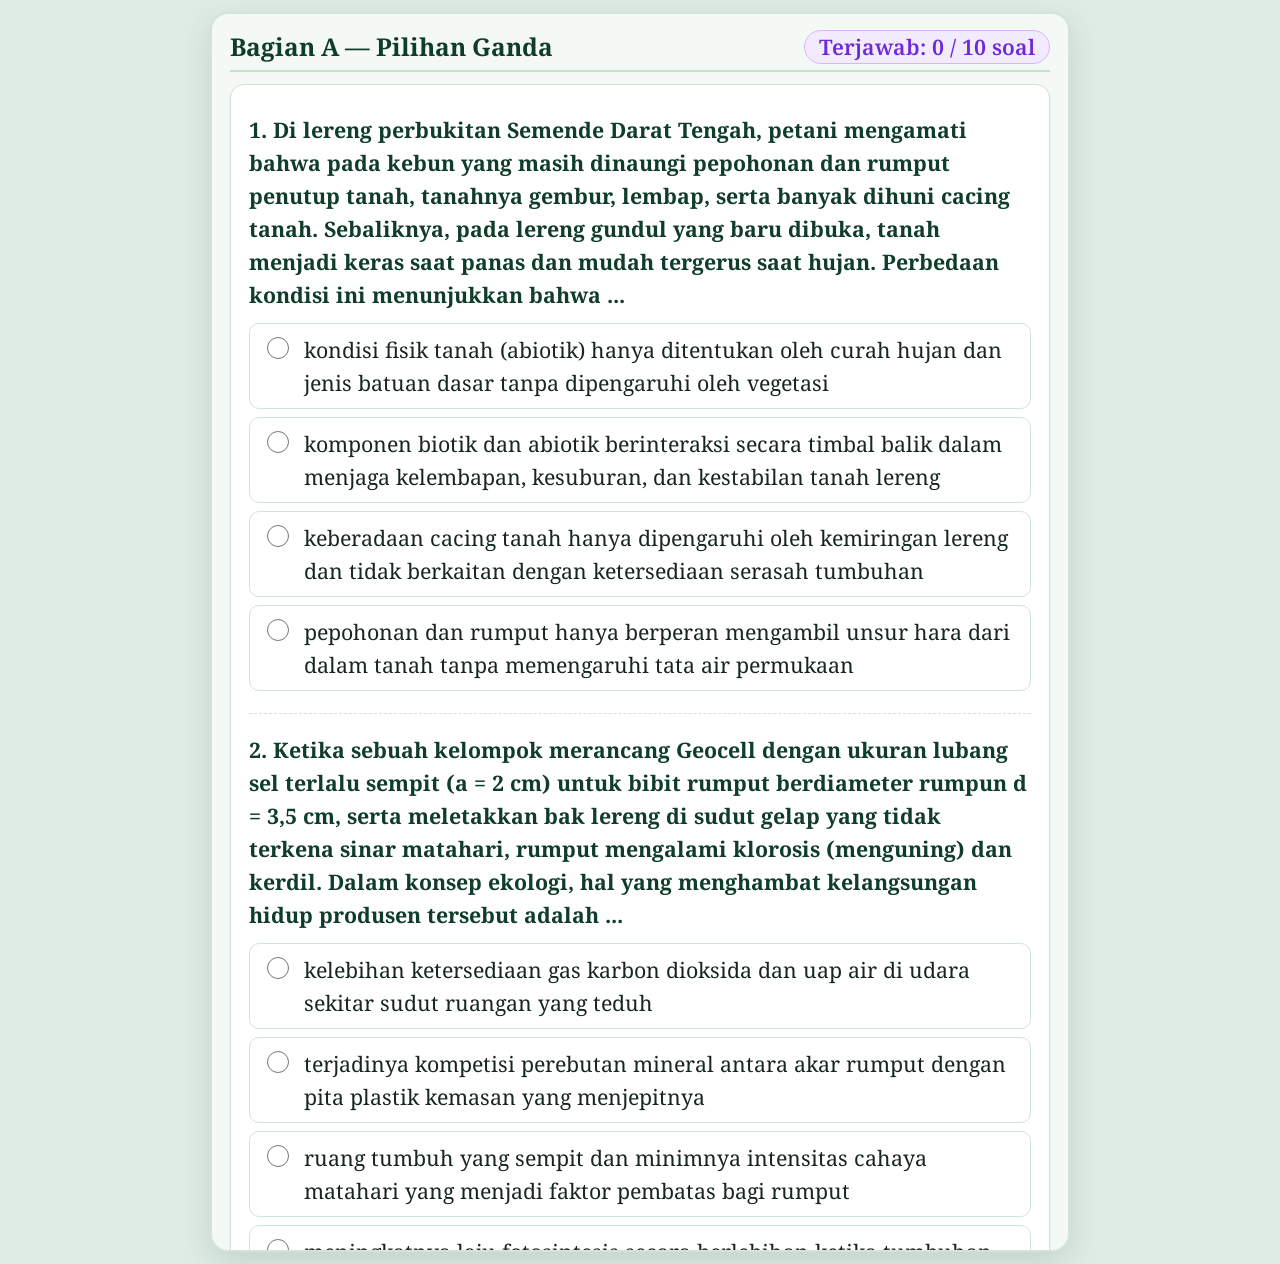
<file: story_content/WebObjects/68MkzWcsjCm/index.html>
<!DOCTYPE html>
<html lang="id">
<head>
<meta charset="utf-8">
<meta name="viewport" content="width=device-width, initial-scale=1">
<title>Asesmen Sumatif - EMILIE | IPA Kelas VII</title>
<link rel="preconnect" href="https://fonts.googleapis.com">
<link rel="preconnect" href="https://fonts.gstatic.com" crossorigin>
<link href="https://fonts.googleapis.com/css2?family=Noto+Serif:ital,wght@0,400;0,600;0,700;1,400&display=swap" rel="stylesheet">
<style>
:root{
  --fs:16pt;
  --g900:#103d2a;
  --g800:#14532d;
  --g700:#1b7a4a;
  --g500:#2f9e63;
  --g200:#bfe3cf;
  --g100:#e7f5ed;
  --teal:#0f766e;
  --bg:#f4f9f6;
  --card:#ffffff;
  --ink:#17261e;
  --mut:#4a5d52;
  --line:#d3e3d9;
  --sky:#0369a1;
  --skybg:#e6f3fb;
  --amb:#b45309;
  --ambbg:#fff3dc;
  --red:#b42318;
  --redbg:#fdecea;
  --pur:#6d28d9;
  --purbg:#f1ebfd;
}
*{box-sizing:border-box}
html,body{
  margin:0;
  padding:0;
  background:#dfece4;
  color:var(--ink);
  font-family:'Noto Serif',Georgia,'Times New Roman',serif;
  font-size:var(--fs);
  line-height:1.55;
  -webkit-text-size-adjust:100%;
}
body{
  display:flex;
  justify-content:center;
  align-items:flex-start;
  min-height:100vh;
  padding:12px;
}
/* Bingkai aplikasi ukuran 860 x 1240 piksel */
.app-frame{
  width:860px;
  max-width:100%;
  height:1240px;
  background:var(--bg);
  border:2px solid var(--line);
  border-radius:18px;
  box-shadow:0 10px 32px rgba(16,61,42,.14);
  display:flex;
  flex-direction:column;
  overflow:hidden;
  position:relative;
}
/* Kotak identitas hasil cetak (tampil saat nama diisi atau saat cetak) */
.student-banner{
  background:var(--g100);
  border-bottom:2px solid var(--g200);
  padding:10px 20px;
  display:none;
  flex-wrap:wrap;
  justify-content:space-between;
  gap:6px 16px;
  font-size:var(--fs);
  color:var(--g900);
  flex-shrink:0;
}
.student-banner.show{
  display:flex;
}
.scroll-area{
  flex:1;
  overflow-y:auto;
  padding:16px 18px 24px;
}
h2.sec-head{
  font-size:1.15em;
  line-height:1.3;
  color:var(--g900);
  border-bottom:2px solid var(--g200);
  padding-bottom:6px;
  margin:18px 0 12px;
  display:flex;
  flex-wrap:wrap;
  justify-content:space-between;
  align-items:center;
  gap:8px;
}
h2.sec-head:first-of-type{
  margin-top:0;
}
.prog-pill{
  font-weight:600;
  font-size:var(--fs);
  background:var(--purbg);
  color:var(--pur);
  border:1.5px solid #d8b4fe;
  border-radius:999px;
  padding:2px 14px;
  white-space:nowrap;
}
.quiz,.card{
  background:var(--card);
  border:1px solid var(--line);
  border-radius:14px;
  padding:10px 18px 18px;
  margin:0 0 14px;
  box-shadow:0 1px 3px rgba(16,61,42,.05);
}
.qc{
  border-bottom:1.5px dashed var(--line);
  padding:14px 0;
  transition:background .2s,border-color .2s;
}
.qc:last-of-type{border-bottom:0}
.qc.unanswered-hl{
  background:var(--ambbg);
  border-left:5px solid var(--amb);
  padding-left:12px;
  padding-right:8px;
  border-radius:8px;
}
.qs{
  font-weight:700;
  margin:.2em 0 .55em;
  color:var(--g900);
  font-size:var(--fs);
}
.opt{
  display:flex;
  gap:12px;
  align-items:flex-start;
  padding:9px 12px;
  border:1.5px solid var(--line);
  border-radius:10px;
  margin:8px 0;
  cursor:pointer;
  background:#fff;
  font-size:var(--fs);
}
.opt:hover{border-color:var(--g500)}
.opt.ok{background:#e1f5e8;border-color:#2f9e63}
.opt.bad{background:var(--redbg);border-color:#e07a70}
input[type=radio],input[type=checkbox]{
  width:22px;
  height:22px;
  margin-top:4px;
  accent-color:var(--g700);
  flex:none;
  cursor:pointer;
}
textarea,input[type=text]{
  width:100%;
  font-family:'Noto Serif',Georgia,'Times New Roman',serif;
  font-size:var(--fs);
  line-height:1.5;
  padding:10px 12px;
  border:1.5px solid #b9d0c3;
  border-radius:10px;
  background:#fff;
  color:var(--ink);
  resize:vertical;
}
textarea{
  min-height:120px;
}
textarea:focus,input[type=text]:focus,button:focus-visible{
  outline:3px solid #8fd4ae;
  outline-offset:1px;
}
.fb{
  margin:10px 0 0;
  padding:10px 14px;
  border-radius:10px;
  font-size:var(--fs);
  display:none;
}
.fb.ok{display:block;background:#e1f5e8;color:#14532d;border-left:5px solid #2f9e63}
.fb.bad{display:block;background:var(--redbg);color:#7a1d14;border-left:5px solid #e07a70}
.warn-box{
  display:none;
  margin:12px 0;
  padding:12px 16px;
  border-radius:10px;
  background:var(--ambbg);
  border-left:6px solid var(--amb);
  color:#78350f;
  font-weight:600;
  font-size:var(--fs);
}
.warn-box.show{display:block}
.qscore{
  font-weight:700;
  color:var(--g900);
  margin:12px 0 4px;
  padding:10px 14px;
  background:var(--g100);
  border-left:6px solid var(--g700);
  border-radius:10px;
  font-size:var(--fs);
}
.qscore:empty{
  display:none;
}
.box{
  border-left:6px solid var(--g500);
  background:var(--g100);
  border-radius:0 12px 12px 0;
  padding:12px 16px;
  margin:12px 0;
  font-size:var(--fs);
}
.box > b:first-child{
  display:block;
  margin-bottom:4px;
  color:var(--g900);
}
.box.tip{border-color:var(--amb);background:var(--ambbg)}
.box.fakta{border-color:var(--teal);background:#e3f6f3}
.small{
  font-size:var(--fs);
  color:var(--mut);
  margin:8px 0;
}
.key.hide{
  display:none;
}
.res{
  display:grid;
  grid-template-columns:repeat(auto-fit,minmax(210px,1fr));
  gap:10px;
  margin:10px 0 14px;
}
.res div{
  background:var(--g100);
  border:1.5px solid var(--g200);
  border-radius:10px;
  padding:10px 14px;
}
.res b{
  display:block;
  font-size:1.15em;
  color:var(--g900);
}
.res span{
  display:block;
  font-size:var(--fs);
  color:var(--mut);
}
.btns{
  display:flex;
  flex-wrap:wrap;
  gap:10px;
  margin:14px 0 6px;
  align-items:center;
}
.btn{
  display:inline-flex;
  align-items:center;
  justify-content:center;
  gap:8px;
  background:var(--g700);
  color:#fff;
  border:0;
  border-radius:10px;
  padding:10px 18px;
  font-family:'Noto Serif',Georgia,'Times New Roman',serif;
  font-size:var(--fs);
  font-weight:700;
  cursor:pointer;
  transition:background .15s,opacity .15s;
}
.btn:hover{background:var(--g800)}
.btn.unready{
  background:#7c9a89;
  opacity:.78;
}
.btn.unready:hover{
  background:#698776;
}
.btn.sec{
  background:#fff;
  color:var(--g800);
  border:1.5px solid var(--g500);
}
.btn.sec:hover{background:var(--g100)}
.btn.prt{
  background:var(--sky);
  color:#fff;
}
.btn.prt:hover{background:#075985}
.footer-print{
  background:var(--card);
  border:1.5px solid var(--line);
  border-radius:14px;
  padding:14px 18px;
  margin-top:16px;
  display:flex;
  flex-wrap:wrap;
  justify-content:space-between;
  align-items:center;
  gap:12px;
}

/* Modal Input Nama Murid Sebelum Cetak */
.modal-backdrop{
  position:fixed;
  inset:0;
  background:rgba(16,61,42,.55);
  display:none;
  align-items:center;
  justify-content:center;
  padding:16px;
  z-index:100;
}
.modal-backdrop.open{
  display:flex;
}
.modal-card{
  background:#fff;
  border:2px solid var(--g500);
  border-radius:16px;
  width:100%;
  max-width:520px;
  padding:20px 22px;
  box-shadow:0 16px 40px rgba(0,0,0,.28);
}
.modal-card h2{
  margin:0 0 8px;
  font-size:1.15em;
  color:var(--g900);
}
.modal-card p{
  margin:0 0 12px;
  font-size:var(--fs);
}
.modal-fld{
  margin:10px 0;
}
.modal-fld label{
  display:block;
  font-weight:700;
  margin-bottom:4px;
  color:var(--g900);
}
.modal-err{
  display:none;
  color:var(--red);
  background:var(--redbg);
  border-left:4px solid var(--red);
  padding:8px 12px;
  border-radius:6px;
  margin-top:8px;
  font-weight:600;
}
.modal-err.show{display:block}

/* Kotak cetak jawaban uraian agar tidak terpotong saat dicetak ke PDF */
.print-ans{
  display:none;
  border:1px solid #888;
  border-radius:8px;
  padding:8px 12px;
  margin-top:6px;
  white-space:pre-wrap;
  word-break:break-word;
  background:#fff;
}

@media print{
  @page{size:A4 portrait;margin:12mm}
  :root{
    --fs:12pt;
  }
  html,body{
    background:#fff!important;
    padding:0!important;
    height:auto!important;
    overflow:visible!important;
    font-size:12pt!important;
    line-height:1.45!important;
  }
  .app-frame{
    width:100%!important;
    height:auto!important;
    border:0!important;
    box-shadow:none!important;
    overflow:visible!important;
  }
  .scroll-area{
    overflow:visible!important;
    padding:6px 0!important;
  }
  .student-banner{
    display:flex!important;
    border:1.5px solid var(--g700)!important;
    border-radius:10px;
    margin:0 0 12px 0;
    padding:8px 14px!important;
    font-size:12pt!important;
  }
  h2.sec-head{
    font-size:13.5pt!important;
    margin:14px 0 8px!important;
  }
  .prog-pill,.qs,.opt,.fb,.qscore,.box,.small,.res span,input[type=text],textarea,.print-ans{
    font-size:12pt!important;
    line-height:1.45!important;
  }
  .res b{
    font-size:13pt!important;
  }
  textarea{
    display:none!important;
  }
  .print-ans{
    display:block!important;
    min-height:48px;
  }
  .noprint,.btns,.modal-backdrop,.warn-box,.footer-print{
    display:none!important;
  }
  .qc,.opt,.fb,.card,.box,.res div{
    break-inside:avoid;
  }
  *{-webkit-print-color-adjust:exact;print-color-adjust:exact}
}
</style>
</head>
<body>
<div class="app-frame" role="main">
  <div class="student-banner" id="studentBanner">
    <div><b>Nama Murid:</b> <span id="outNama">-</span></div>
    <div id="wrapKelas"><b>Kelas:</b> <span id="outKelas">-</span></div>
    <div><b>Waktu Cetak:</b> <span id="outWaktu">-</span></div>
  </div>

  <div class="scroll-area" id="scrollArea">
    <h2 class="sec-head" id="sum-a">
      <span>Bagian A &mdash; Pilihan Ganda</span>
      <span class="prog-pill" id="progTextA">Terjawab: 0 / 10 soal</span>
    </h2>
    <div class="quiz" id="quizBoxA"></div>

    <h2 class="sec-head" id="sum-b">
      <span>Bagian B &mdash; Uraian</span>
      <span class="prog-pill" id="progTextB">Terisi: 0 / 6 uraian</span>
    </h2>
    <div id="uraianBox"></div>

    <h2 class="sec-head" id="sum-hasil">
      <span>Hasil dan Tindak Lanjut</span>
    </h2>
    <div class="card" id="sumres" aria-live="polite">
      <p class="small">Selesaikan Bagian A (tekan "Periksa Jawaban") dan Bagian B (centang poin kunci) untuk melihat nilai usulanmu.</p>
    </div>

    <div class="footer-print noprint">
      <span class="small" style="margin:0;font-weight:600;color:var(--g900)">Sudah selesai mengerjakan Bagian A dan Bagian B?</span>
      <div class="btns" style="margin:0">
        <button type="button" class="btn sec" id="btnResetAll">Ulangi Semua</button>
        <button type="button" class="btn prt" id="btnPrintAll">&#128424; Cetak ke PDF</button>
      </div>
    </div>
  </div>
</div>

<!-- Modal Tulis Nama Murid sebelum Cetak ke PDF -->
<div class="modal-backdrop" id="printModal" role="dialog" aria-modal="true" aria-labelledby="modalTitle">
  <div class="modal-card">
    <h2 id="modalTitle">Cetak Hasil Asesmen Sumatif ke PDF</h2>
    <p>Tuliskan nama lengkapmu terlebih dahulu agar tercetak pada lembar hasil Asesmen Sumatif.</p>
    <div class="modal-fld">
      <label for="inpNama">Nama Murid <span style="color:var(--red)">*</span></label>
      <input type="text" id="inpNama" placeholder="Ketik nama lengkapmu..." autocomplete="name">
    </div>
    <div class="modal-fld">
      <label for="inpKelas">Kelas (opsional)</label>
      <input type="text" id="inpKelas" placeholder="Contoh: VII A">
    </div>
    <div class="modal-err" id="modalErr">Harap tuliskan namamu terlebih dahulu sebelum melanjutkan mencetak!</div>
    <div class="btns" style="justify-content:flex-end;margin-top:16px">
      <button type="button" class="btn sec" id="btnCancelPrint">Batal</button>
      <button type="button" class="btn prt" id="btnConfirmPrint">&#128424; Lanjutkan Cetak PDF</button>
    </div>
  </div>
</div>

<script>
(function(){
  'use strict';

  const Q_A = [
    {t:'mcq', q:'Di lereng perbukitan Semende Darat Tengah, petani mengamati bahwa pada kebun yang masih dinaungi pepohonan dan rumput penutup tanah, tanahnya gembur, lembap, serta banyak dihuni cacing tanah. Sebaliknya, pada lereng gundul yang baru dibuka, tanah menjadi keras saat panas dan mudah tergerus saat hujan. Perbedaan kondisi ini menunjukkan bahwa ...',
     o:[
       'kondisi fisik tanah (abiotik) hanya ditentukan oleh curah hujan dan jenis batuan dasar tanpa dipengaruhi oleh vegetasi',
       'komponen biotik dan abiotik berinteraksi secara timbal balik dalam menjaga kelembapan, kesuburan, dan kestabilan tanah lereng',
       'keberadaan cacing tanah hanya dipengaruhi oleh kemiringan lereng dan tidak berkaitan dengan ketersediaan serasah tumbuhan',
       'pepohonan dan rumput hanya berperan mengambil unsur hara dari dalam tanah tanpa memengaruhi tata air permukaan'
     ], a:1, e:'Vegetasi (biotik) menaungi tanah, meredam pukulan hujan, menjaga kelembapan dan suhu tanah (abiotik), serta menyumbang serasah bagi cacing tanah (detritivor) yang menggemburkan pori tanah sehingga air hujan mudah meresap.'},
    {t:'mcq', q:'Ketika sebuah kelompok merancang Geocell dengan ukuran lubang sel terlalu sempit (a = 2 cm) untuk bibit rumput berdiameter rumpun d = 3,5 cm, serta meletakkan bak lereng di sudut gelap yang tidak terkena sinar matahari, rumput mengalami klorosis (menguning) dan kerdil. Dalam konsep ekologi, hal yang menghambat kelangsungan hidup produsen tersebut adalah ...',
     o:[
       'kelebihan ketersediaan gas karbon dioksida dan uap air di udara sekitar sudut ruangan yang teduh',
       'terjadinya kompetisi perebutan mineral antara akar rumput dengan pita plastik kemasan yang menjepitnya',
       'ruang tumbuh yang sempit dan minimnya intensitas cahaya matahari yang menjadi faktor pembatas bagi rumput',
       'meningkatnya laju fotosintesis secara berlebihan ketika tumbuhan diletakkan pada suhu ruangan yang sejuk'
     ], a:2, e:'Ukuran lubang yang lebih kecil dari diameter rumpun (a < d) membatasi ruang tumbuh akar dan anakan, sedangkan kurangnya cahaya matahari menghambat pembentukan klorofil dan fotosintesis; keduanya menjadi faktor pembatas bagi rumput.'},
    {t:'mcq', q:'Perhatikan rangkaian peristiwa di lereng perbukitan berikut: (1) Hutan ditebang menjadi lahan terbuka; (2) Hujan deras langsung menghantam dan mengikis lapisan tanah atas (humus); (3) Populasi rumput dan semak menurun drastis; (4) Populasi belalang, katak, dan cacing tanah ikut menyusut. Urutan peristiwa tersebut menggambarkan ...',
     o:[
       'perubahan komposisi komunitas yang hanya memengaruhi komponen abiotik tanpa mengubah aliran energi pada rantai makanan',
       'interaksi kompetisi antar konsumen herbivora dan karnivora yang memicu terkikisnya lapisan tanah atas saat musim hujan',
       'kemampuan ekosistem lereng melakukan pemulihan alami secara cepat melalui pencucian unsur hara oleh air hujan',
       'dampak berantai hilangnya vegetasi yang memicu erosi lapisan tanah subur lalu mengganggu kestabilan jaring-jaring makanan'
     ], a:3, e:'Kerusakan pada komponen produsen (pembukaan hutan) memicu gangguan interaksi abiotik (erosi tanah berhumus oleh air hujan) yang selanjutnya merambat ke konsumen I (belalang), konsumen II (katak), dan detritivor (cacing tanah) dalam jaring-jaring makanan.'},
    {t:'mcq', q:'Di ekosistem kebun lereng ditemukan beberapa interaksi: (i) akar rumput hidup berdampingan dengan jamur mikoriza yang membantu penyerapan air dan mineral; (ii) benalu menyerap air dan zat makanan dari cabang pohon kopi hingga pohon itu kurus; (iii) burung kutilang memangsa ulat pemakan daun. Interaksi (i), (ii), dan (iii) secara berurutan adalah ...',
     o:[
       'simbiosis mutualisme, simbiosis parasitisme, serta interaksi predasi',
       'simbiosis komensalisme, simbiosis parasitisme, serta interaksi kompetisi',
       'simbiosis mutualisme, simbiosis komensalisme, serta interaksi herbivori',
       'interaksi herbivori, simbiosis parasitisme, serta simbiosis mutualisme'
     ], a:0, e:'Akar rumput dan jamur mikoriza saling menguntungkan (simbiosis mutualisme); benalu merugikan pohon kopi inangnya (simbiosis parasitisme); burung kutilang memangsa ulat (interaksi predasi).'},
    {t:'mcq', q:'Mengapa penumpukan sampah plastik kemasan jajanan di tanah sekolah dapat mengganggu siklus materi (daur biogeokimia) di ekosistem tanah?',
     o:[
       'Polimer plastik mengikat seluruh gas oksigen di udara bebas sehingga daun tumbuhan di sekitarnya gagal berfotosintesis',
       'Plastik sangat sulit diuraikan dekomposer, menghalangi infiltrasi air ke tanah, dan mikroplastiknya mengganggu cacing tanah serta mikroba',
       'Bakteri dan jamur pengurai menghabiskan seluruh energinya untuk membusukkan plastik dalam waktu singkat sehingga serasah daun terabaikan',
       'Lembaran plastik mempercepat pencucian unsur hara mineral ke lapisan batuan dasar melalui peningkatan resapan air hujan'
     ], a:1, e:'Berbeda dengan serasah organik yang diuraikan dekomposer menjadi humus, polimer plastik tidak dapat dicerna oleh enzim pengurai, menghalangi peresapan air (siklus air) serta pertukaran gas di tanah, dan serpihan mikroplastiknya mengganggu biota tanah.'},
    {t:'mcq', q:'Alih fungsi hutan secara besar-besaran menjadi lahan terbuka yang tererosi tidak hanya memicu longsor lokal, tetapi juga memperparah perubahan iklim. Keterkaitan kedua fenomena ini dalam daur karbon dan oksigen adalah ...',
     o:[
       'tanah yang tererosi menyerap terlalu banyak gas karbon dioksida dari udara sehingga suhu permukaan bumi menjadi tidak stabil',
       'hilangnya pepohonan meningkatkan pelepasan uap air melalui transpirasi daun yang memicu efek rumah kaca di atmosfer',
       'berkurangnya vegetasi menurunkan penyerapan karbon dioksida untuk fotosintesis, sementara kerusakan tanah berhumus melepas simpanan karbon',
       'pembukaan lahan mempercepat pengikatan karbon oleh batuan induk di lereng sehingga kadar oksigen di atmosfer menurun drastis'
     ], a:2, e:'Pepohonan dan lapisan tanah kaya humus merupakan penyimpan karbon alami (carbon sink). Pembukaan hutan dan erosi tanah menurunkan kapasitas penyerapan CO2 sekaligus melepaskan simpanan karbon ke atmosfer sehingga memperparah perubahan iklim.'},
    {t:'mcq', q:'Dalam proyek EMILIE, kalian menganyam pita plastik kemasan jajanan dengan pola baling-baling berlubang (Jenis 1) dan menanam rumput di setiap selnya. Bagaimana kedua komponen pada Geocell tersebut saling melengkapi secara mekanis dan ekologis?',
     o:[
       'Pita plastik menutup seluruh pori tanah agar kedap air, sedangkan daun rumput mempercepat laju aliran limpasan permukaan',
       'Simpul plastik menyediakan unsur hara mineral bagi tanah, sedangkan akar rumput menguraikan polimer plastik menjadi humus',
       'Daun rumput menahan geseran panel plastik di lereng, sedangkan pita plastik menyerap air hujan untuk disalurkan ke akar',
       'Dinding sel plastik menahan tanah dari gerusan limpasan awal, sementara tajuk dan akar serabut rumput meredam hujan serta mengikat tanah'
     ], a:3, e:'Geocell memadukan rekayasa fisik dan fungsi ekologis: dinding sel anyaman plastik mengurung tanah agar tidak mudah hanyut oleh limpasan awal, sedangkan tajuk daun meredam erosi percik dan akar serabut meningkatkan kohesi tanah serta infiltrasi air.'},
    {t:'mcq', q:'Sebuah kelompok merancang panel Geocell dengan batas maksimum bak P = 32 cm dan L = 23 cm, lebar pita/simpul s = 2 cm, serta sisi lubang sel a = 5 cm (diameter rumpun rumput d = 3,5 cm). Berapa jumlah lubang sel yang terbentuk dan bagaimana kesesuaiannya bagi pertumbuhan rumput?',
     o:[
       '12 lubang sel (4 x 3); sesuai karena ukuran lubang (5 cm) lebih besar daripada diameter rumpun (3,5 cm) sehingga rumput leluasa tumbuh',
       '12 lubang sel (4 x 3); kurang sesuai karena selisih ukuran lubang dan rumpun (1,5 cm) terlalu lebar untuk menahan tanah di lereng',
       '15 lubang sel (5 x 3); sesuai karena panjang 32 cm dibagi lebar lubang 5 cm menghasilkan 6 barisan simpul dan 5 lubang',
       '20 lubang sel (5 x 4); kurang sesuai karena jumlah lubang yang terlalu banyak membuat pangkal rumpun rumput saling berhimpitan'
     ], a:0, e:'n_p = lantai((32 - 2) / (5 + 2)) = lantai(30 / 7) = 4 lubang; n_l = lantai((23 - 2) / 7) = lantai(21 / 7) = 3 lubang; total N = 4 x 3 = 12 lubang sel. Ukuran a = 5 cm > d = 3,5 cm berada dalam rentang ideal (4-7 cm) yang memberi ruang tumbuh cukup sekaligus menahan tanah.'},
    {t:'mcq', q:'Pada uji simulasi hujan buatan (volume air dituang = 400 ml pada masing-masing bak), model kontrol menghasilkan 280 ml air limpasan dan 45 g sedimen tanah, sedangkan model Geocell bervegetasi menghasilkan 80 ml air limpasan dan 9 g sedimen. Pernyataan yang tepat berdasarkan data tersebut adalah ...',
     o:[
       'Geocell bervegetasi menahan 20% air hujan (80/400) dan mengurangi 20% erosi sedimen (9/45) dibanding kontrol',
       'Geocell bervegetasi menahan 80% air hujan untuk meresap ke tanah dan mengurangi 80% erosi sedimen dibanding kontrol',
       'Model kontrol menahan 70% air hujan (280/400) sehingga lebih efektif menjaga kelembapan tanah bagi cacing tanah',
       'Geocell bervegetasi mengurangi air yang meresap ke tanah sebesar 50% karena tertahan oleh dinding pita plastik kemasan'
     ], a:1, e:'Air tertahan pada Geocell = ((400 - 80) / 400) x 100% = 80% (kontrol hanya (400 - 280)/400 = 30%). Pengurangan sedimen = ((45 - 9) / 45) x 100% = 80%. Artinya Geocell bervegetasi memperbesar infiltrasi air dan menyelamatkan 80% tanah berhumus dari erosi.'},
    {t:'mcq', q:'Agar perbandingan hasil uji antara model lereng ber-Geocell rumput dan model lereng gundul (kontrol) dapat dipertanggungjawabkan secara ilmiah, faktor-faktor abiotik yang wajib dikendalikan (dibuat sama) adalah ...',
     o:[
       'volume air limpasan yang tertampung di wadah bawah serta massa endapan tanah kering setelah penyiraman selesai',
       'keberadaan panel anyaman Geocell serta jumlah rumpun rumput yang ditanam pada kedua bak simulasi lereng',
       'persentase pengurangan sedimen dan persentase air hujan yang meresap ke dalam pori-pori tanah pada kedua bak',
       'kemiringan lereng, jenis dan massa tanah awal, volume air hujan buatan, ketinggian curahan, serta durasi penyiraman'
     ], a:3, e:'Kemiringan lereng, jenis dan massa tanah, volume air, tinggi curahan, serta durasi penyiraman adalah variabel kontrol yang wajib dibuat sama. Adapun keberadaan Geocell bervegetasi adalah variabel bebas, sedangkan volume limpasan dan massa sedimen adalah variabel terikat.'}
  ];

  const SUM_TP = [1, 1, 2, 2, 2, 2, 3, 3, 4, 4];
  const SUM_KB = {1:'KB 1-2', 2:'KB 1, 2, dan 6', 3:'KB 3', 4:'KB 4-5'};

  const URAIAN = [
    {q:'Di lereng perbukitan Semende Darat Tengah, keberadaan rumput, pepohonan, cacing tanah, dan jamur sangat dipengaruhi oleh tanah, air hujan, cahaya matahari, suhu, dan kemiringan lereng. Jelaskan hubungan timbal balik antara komponen biotik dan abiotik tersebut, serta berikan masing-masing dua contoh bagaimana komponen abiotik memengaruhi organisme dan bagaimana organisme mengubah kondisi abiotik di lereng!',
     k:'Komponen biotik dan abiotik di lereng saling memengaruhi secara timbal balik dalam satu sistem ekologi. Contoh abiotik memengaruhi biotik: (1) cahaya matahari, air, dan unsur hara tanah menentukan laju fotosintesis serta pertumbuhan rumput/pohon (produsen), dan jika kurang akan menjadi faktor pembatas; (2) kelembapan dan suhu tanah memengaruhi kelangsungan hidup detritivor (cacing tanah) dan pengurai (jamur/bakteri). Contoh biotik memengaruhi abiotik: (1) tajuk dan akar serabut rumput meredam pukulan air hujan, memperlambat limpasan, memperbesar infiltrasi air ke dalam tanah, serta mengikat partikel tanah (meningkatkan kohesi) sehingga mencegah erosi; (2) cacing tanah menggemburkan pori tanah dan bersama jamur/bakteri menguraikan serasah menjadi humus yang meningkatkan kesuburan dan daya simpan air tanah.',
     p:['Menjelaskan bahwa komponen biotik dan abiotik berinteraksi secara timbal balik (saling memengaruhi)','Memberikan minimal dua contoh pengaruh komponen abiotik (cahaya, air, tanah, suhu, topografi) terhadap organisme lereng','Memberikan contoh bagaimana vegetasi (akar/tajuk rumput dan pohon) mengubah kondisi abiotik (mengikat tanah/kohesi, memperbesar infiltrasi air, menahan erosi)','Memberikan contoh peran detritivor (cacing tanah) dan pengurai (jamur/bakteri) dalam memperbaiki struktur tanah dan membentuk humus']},
    {q:'Analisis bagaimana alih fungsi hutan menjadi kebun terbuka di lereng curam Semende dan menumpuknya sampah plastik kemasan jajanan di lingkungan sekolah dapat mengganggu interaksi antar komponen ekosistem (baik interaksi abiotik, jaring-jaring makanan, maupun daur air dan karbon)!',
     k:'(1) Alih fungsi hutan menghilangkan tutupan vegetasi (produsen). Tanpa kanopi dan akar pengikat, interaksi abiotik antara curah hujan tinggi dan lereng curam langsung menghantam tanah merah, menurunkan infiltrasi (mengganggu siklus air), meningkatkan limpasan permukaan, dan mengikis lapisan tanah atas berhumus hingga memicu erosi dan longsor. (2) Hilangnya produsen dan habitat merusak jaring-jaring makanan (konsumen herbivora dan predator kehilangan makanan/tempat hidup) serta mengurangi penyerapan CO2 dari atmosfer (memperparah perubahan iklim dalam siklus karbon). (3) Sampah plastik jajanan tidak dapat diuraikan oleh dekomposer; tumpukannya di tanah menghalangi resapan air dan cahaya, serta serpihan mikroplastiknya merusak struktur tanah dan mengganggu cacing tanah (detritivor) maupun mikroba pengurai sehingga daur unsur hara terhambat.',
     p:['Menjelaskan dampak hilangnya vegetasi terhadap interaksi abiotik (hujan langsung menghantam lereng, infiltrasi turun, limpasan dan erosi/longsor meningkat)','Menjelaskan dampak kerusakan habitat dan hilangnya lapisan humus terhadap jaring-jaring makanan (produsen, konsumen, detritivor, pengurai)','Menjelaskan kaitan berkurangnya vegetasi dengan terganggunya siklus air dan siklus karbon (penyerapan CO2 turun / perubahan iklim)','Menjelaskan dampak sampah plastik/mikroplastik yang sulit terurai terhadap sifat fisik tanah, resapan air, dan kehidupan biota tanah']},
    {q:'Dalam proyek EMILIE, kalian merancang Geocell menggunakan anyaman plastik kemasan pola baling-baling berlubang (Jenis 1, ukuran lubang sel sekitar 5 x 5 cm) dan menanam rumput di setiap selnya. Jelaskan bagaimana anyaman plastik dan rumput bekerja sama memulihkan interaksi ekosistem lereng, serta mengapa ukuran lubang sel yang terlalu sempit atau terlalu lebar dapat menggagalkan fungsi ekologis tersebut!',
     k:'Dinding pita lipat 4 lapis dan simpul baling-baling bekerja secara mekanis mengurung tanah di dalam sel, meredam energi hantaman butir hujan (erosi percik), dan memperlambat aliran limpasan permukaan. Perlindungan awal ini memberi kesempatan bagi komponen biotik (rumput sebagai produsen) untuk beradaptasi: daunnya menutup permukaan tanah dan berfotosintesis, sementara akar serabutnya menembus tanah, meningkatkan kohesi partikel tanah, membuka pori infiltrasi air, dan menjaga lapisan humus tempat hidup detritivor serta pengurai. Ukuran lubang sel harus seimbang (trade-off): jika terlalu sempit (a <= diameter rumpun), ruang tumbuh, air, dan cahaya menjadi faktor pembatas yang menjepit dan mematikan rumput; jika terlalu lebar, kurungan sel melemah sehingga tanah berhumus tetap hanyut terkikis air hujan sebelum akar rumput tumbuh rapat.',
     p:['Menjelaskan fungsi mekanis anyaman baling-baling (mengurung tanah di sel, meredam erosi percik, memperlambat limpasan)','Menjelaskan fungsi ekologis rumput dan akarnya (fotosintesis, meningkatkan kohesi tanah, memperbesar infiltrasi air, menjaga humus bagi biota tanah)','Menjelaskan dampak ekologis jika lubang terlalu sempit (ruang, cahaya, dan air menjadi faktor pembatas bagi pertumbuhan rumput)','Menjelaskan dampak jika lubang terlalu lebar (kurungan tanah lemah sehingga erosi humus tetap terjadi sebelum akar berkembang)']},
    {q:'Pada uji simulasi hujan buatan, sebuah kelompok menuangkan 500 ml air pada masing-masing bak lereng. Pada model lereng gundul (kontrol), keluar 300 ml air limpasan dan terbawa 40 gram sedimen tanah. Pada model lereng ber-Geocell rumput, hanya keluar 50 ml air limpasan dan terbawa 10 gram sedimen. (a) Hitung persentase air yang tertahan pada model Geocell dan persentase pengurangan sedimen dibanding kontrol! (b) Jelaskan makna kedua angka tersebut bagi siklus air, kelestarian lapisan humus, dan kehidupan organisme tanah di lereng!',
     k:'(a) Air yang tertahan pada model Geocell = 500 - 50 = 450 ml; Persentase air tertahan = (450 / 500) x 100% = 90% (sedangkan pada kontrol hanya (200/500) x 100% = 40%). Pengurangan sedimen = 40 - 10 = 30 gram; Persentase pengurangan sedimen = (30 / 40) x 100% = 75%. (b) Makna ekologis: 90% air tertahan berarti sebagian besar air hujan meresap (infiltrasi) ke dalam pori tanah dalam siklus air, sehingga mengurangi aliran permukaan perusak lereng dan menyediakan kelembapan tanah bagi akar rumput, cacing tanah (detritivor), dan mikroba pengurai. Pengurangan sedimen 75% berarti lapisan tanah atas (topsoil) yang kaya humus dan unsur hara tidak hanyut, sehingga kesuburan tanah untuk menopang produsen dan rantai makanan di lereng tetap lestari.',
     p:['(a) Menghitung air tertahan pada Geocell dengan tepat: (500 - 50)/500 x 100% = 90%','(a) Menghitung pengurangan sedimen dengan tepat: (40 - 10)/40 x 100% = 75%','(b) Menjelaskan makna 90% air tertahan bagi peningkatan infiltrasi (siklus air) dan ketersediaan air/kelembapan bagi akar rumput serta biota tanah','(b) Menjelaskan makna 75% pengurangan sedimen bagi penyelamatan lapisan topsoil/humus dan keberlanjutan daur unsur hara bagi produsen']},
    {q:'Seorang warga berpendapat: "Daripada repot menganyam sampah plastik, lebih baik semua bukit dibuka saja untuk kebun semusim, atau kalau mau pasang Geocell plastik di bukit biarkan saja plastiknya tertinggal selamanya di permukaan tanah." Evaluasilah pendapat tersebut berdasarkan konsep interaksi ekosistem dan penyebab mikroplastik (apa yang harus dilakukan jika Geocell plastik dipasang di lereng nyata), lalu tuliskan satu kalimat kampanye berbasis bukti!',
     k:'Evaluasi berbasis bukti: (1) Membuka seluruh bukit tanpa tanaman penutup tanah memutus interaksi biotik-abiotik: kanopi dan akar hilang, infiltrasi air turun, limpasan mengikis lapisan humus, dan memicu longsor. Solusi berkelanjutan bagi petani adalah terasering, tanaman penutup tanah (rumput penguat lereng), dan agroforestri. (2) Membiarkan Geocell plastik terbuka selamanya di permukaan bukit berbahaya karena plastik tidak dapat diuraikan dekomposer dan akan rapuh menjadi mikroplastik akibat paparan sinar matahari langsung (fotodegradasi) serta gesekan fisik. Jika Geocell plastik dipasang pada lereng sebenarnya, cara mengatasi efek mikroplastiknya adalah: menimbun Geocell dengan tanah agar tidak terkena matahari langsung, menghindarkannya dari gesekan fisik, dan setelah rumput tumbuh baik serta akarnya kuat mengikat tanah, anyaman plastik wajib diangkat kembali (serta mengutamakan Reduce plastik sekali pakai). Contoh kalimat kampanye: "Akar rumput dan Geocell daur ulang terbukti menahan 75% erosi tanah: mari kurangi plastik sekali pakai dan hijaukan lereng sekitar kita demi bumi lestari!"',
     p:['Mengevaluasi dampak pembukaan bukit tanpa konservasi serta mengusulkan jalan tengah berkelanjutan (terasering, rumput penutup tanah, agroforestri)','Menjelaskan bahwa Geocell harus ditimbun tanah agar tidak terkena sinar matahari langsung dan dijaga agar tidak terkena gesekan fisik pemicu mikroplastik','Menjelaskan bahwa setelah rumput tumbuh dengan baik dan akarnya kuat mengikat tanah, Geocell plastik perlu diangkat kembali karena tidak dapat terurai','Menyusun satu kalimat ajakan kampanye yang ringkas, berbasis bukti ekologis/proyek, dan mengajak aksi nyata (termasuk Reduce plastik)']},
    {q:'Ketika melakukan uji simulasi hujan buatan, sebuah kelompok mendapati bahwa sedimen tanah pada model Geocell mereka hampir sama banyaknya dengan model kontrol, dan beberapa rumpun rumput ikut hanyut tercabut. Analisis dua penyebab (baik dari sisi interaksi biologis rumput-tanah maupun teknis anyaman) yang membuat fungsi ekosistem lereng mini tersebut belum berjalan, lalu usulkan perbaikannya!',
     k:'Analisis penyebab: (1) Secara biologis (interaksi biotik-abiotik), rumput baru saja ditanam atau mengalami stres (kurang air/lubang sel terlalu sempit) sehingga akar serabutnya belum tumbuh menyebar mengikat partikel tanah (kohesi tanah masih rendah) dan belum menyatu dengan tanah di bawah panel; (2) Secara teknis-fisik, ukuran lubang sel terlalu lebar, tanah isian sel kurang padat, atau panel anyaman kurang menempel rapat dan kurang pasak pada permukaan lereng sehingga air limpasan mengalir di bawah panel (piping/undercutting) dan menggerus tanah beserta rumpun rumputnya. Usulan perbaikan: memastikan ukuran lubang sel ideal (a > d namun tidak terlalu lebar), memadatkan tanah di sekitar perakaran, menyiram dan memberi waktu beberapa minggu agar akar rumput tumbuh mencengkeram tanah lereng, serta merapatkan kuncian simpul baling-baling dan menambah pasak penambat di tepi panel.',
     p:['Menganalisis penyebab biologis pada interaksi rumput dan tanah (akar serabut belum tumbuh mencengkeram tanah/kohesi rendah, atau rumput stres karena faktor pembatas)','Menganalisis penyebab teknis-abiotik (panel tidak menempel rapat sehingga air menggerus di bawah panel, lubang sel terlalu besar, atau tanah kurang padat)','Mengusulkan perbaikan yang memulihkan fungsi mekanis dan ekologis (merapatkan panel & pasak, mengatur ukuran sel, memadatkan media tanam, dan memberi waktu akar rumput tumbuh mengikat tanah)']}
  ];

  const quizBoxA = document.getElementById('quizBoxA');
  const uraianBox = document.getElementById('uraianBox');
  const sumres = document.getElementById('sumres');
  const progTextA = document.getElementById('progTextA');
  const progTextB = document.getElementById('progTextB');
  const printModal = document.getElementById('printModal');
  const inpNama = document.getElementById('inpNama');
  const inpKelas = document.getElementById('inpKelas');
  const modalErr = document.getElementById('modalErr');
  const studentBanner = document.getElementById('studentBanner');
  const outNama = document.getElementById('outNama');
  const outKelas = document.getElementById('outKelas');
  const wrapKelas = document.getElementById('wrapKelas');
  const outWaktu = document.getElementById('outWaktu');

  let stateA = null; // {s: score, t: total, flags: [...]}

  function esc(s){
    return String(s).replace(/[&<>"]/g, function(m){
      return {'&':'&amp;','<':'&lt;','>':'&gt;','"':'&quot;'}[m];
    });
  }

  function fmt(x, d){
    if (!isFinite(x)) return '-';
    d = d == null ? 1 : d;
    const r = Math.round(x * Math.pow(10, d)) / Math.pow(10, d);
    let s = r.toFixed(d);
    if (s.indexOf('.') > -1) s = s.replace(/0+$/, '').replace(/\.$/, '');
    return s.replace('.', ',');
  }

  function avgN(a){
    const b = a.filter(function(x){ return isFinite(x); });
    return b.length ? b.reduce(function(s, x){ return s + x; }, 0) / b.length : NaN;
  }

  function renderBagianA(){
    let h = '';
    Q_A.forEach(function(q, i){
      h += '<div class="qc" data-i="' + i + '" id="qc-' + i + '"><p class="qs">' + (i + 1) + '. ' + q.q + '</p>';
      q.o.forEach(function(o, k){
        h += '<label class="opt"><input type="radio" name="s1-' + i + '" value="' + k + '"><span>' + o + '</span></label>';
      });
      h += '<div class="fb"></div></div>';
    });
    h += '<div class="warn-box" id="warnBoxA" role="alert"></div>';
    h += '<div class="btns noprint">' +
         '<button type="button" class="btn unready" id="btnCheckA" data-act="checkA">Periksa Jawaban</button>' +
         '<button type="button" class="btn sec" id="btnResetA" data-act="resetA">Ulangi Bagian A</button>' +
         '</div>';
    h += '<div class="qscore" id="qScoreA" aria-live="polite"></div>';
    quizBoxA.innerHTML = h;
  }

  function renderBagianB(){
    uraianBox.innerHTML = URAIAN.map(function(u, i){
      return '<div class="card" id="urcard-' + i + '">' +
        '<p class="qs">' + (i + 1) + '. ' + u.q + '</p>' +
        '<textarea rows="5" data-ur="' + i + '" placeholder="Tulis jawabanmu dengan kata-katamu sendiri..." aria-label="Jawaban uraian ' + (i + 1) + '"></textarea>' +
        '<div class="print-ans" id="prans-' + i + '">-</div>' +
        '<div class="btns noprint"><button type="button" class="btn sec" data-act="key" data-i="' + i + '">Lihat kunci jawaban</button></div>' +
        '<div class="key hide" id="key-' + i + '">' +
        '<div class="box fakta"><b>Kunci jawaban</b>' + u.k + '</div>' +
        '<p class="small"><b>Centang poin yang sudah ada pada jawabanmu:</b></p>' +
        u.p.map(function(p, j){
          return '<label class="opt"><input type="checkbox" data-urc="' + i + '-' + j + '"><span>' + p + '</span></label>';
        }).join('') +
        '<p class="qscore" data-us="' + i + '"></p>' +
        '</div></div>';
    }).join('');
  }

  function getUnansweredA(){
    const missing = [];
    Array.from(quizBoxA.querySelectorAll('.qc')).forEach(function(qc, i){
      if (!qc.querySelector('input[type=radio]:checked')) missing.push(i + 1);
    });
    return missing;
  }

  function updateStatusA(){
    const missing = getUnansweredA();
    const answered = Q_A.length - missing.length;
    progTextA.textContent = 'Terjawab: ' + answered + ' / ' + Q_A.length + ' soal';
    const btnCheckA = document.getElementById('btnCheckA');
    const warnBoxA = document.getElementById('warnBoxA');
    if (missing.length === 0){
      btnCheckA.classList.remove('unready');
      warnBoxA.classList.remove('show');
      warnBoxA.textContent = '';
    } else {
      btnCheckA.classList.add('unready');
    }
    Array.from(quizBoxA.querySelectorAll('.qc')).forEach(function(qc, idx){
      if (missing.indexOf(idx + 1) === -1) qc.classList.remove('unanswered-hl');
    });
  }

  function updateStatusB(){
    const areas = Array.from(uraianBox.querySelectorAll('textarea[data-ur]'));
    let filled = 0;
    areas.forEach(function(ta, i){
      const val = ta.value.trim();
      if (val) filled++;
      const pr = document.getElementById('prans-' + i);
      if (pr) pr.textContent = val || '(Belum diisi)';
    });
    progTextB.textContent = 'Terisi: ' + filled + ' / ' + URAIAN.length + ' uraian';
  }

  function checkBagianA(){
    const missing = getUnansweredA();
    const warnBoxA = document.getElementById('warnBoxA');
    const qcs = Array.from(quizBoxA.querySelectorAll('.qc'));

    if (missing.length > 0){
      qcs.forEach(function(qc, idx){
        qc.classList.toggle('unanswered-hl', missing.indexOf(idx + 1) !== -1);
      });
      warnBoxA.innerHTML = '&#9888;&#65039; <b>Peringatan:</b> Kamu belum menjawab semua soal Bagian A! Silakan lengkapi dulu <b>Soal nomor ' + missing.join(', ') + '</b> (masih ada ' + missing.length + ' soal yang belum dijawab) agar tombol Periksa Jawaban dapat memproses nilaimu.';
      warnBoxA.classList.add('show');
      const firstMissing = document.getElementById('qc-' + (missing[0] - 1));
      if (firstMissing) firstMissing.scrollIntoView({behavior:'smooth', block:'center'});
      return;
    }

    warnBoxA.classList.remove('show');
    let score = 0;
    const flags = [];
    qcs.forEach(function(qc, i){
      qc.classList.remove('unanswered-hl');
      const q = Q_A[i];
      const ch = qc.querySelector('input:checked');
      const ok = ch && parseInt(ch.value, 10) === q.a ? 1 : 0;
      Array.from(qc.querySelectorAll('.opt')).forEach(function(op, k){
        op.classList.remove('ok', 'bad');
        if (k === q.a) op.classList.add('ok');
        else if (ch && parseInt(ch.value, 10) === k) op.classList.add('bad');
      });
      const fb = qc.querySelector('.fb');
      fb.className = 'fb ' + (ok === 1 ? 'ok' : 'bad');
      fb.innerHTML = (ok === 1 ? '<b>Tepat.</b> ' : '<b>Belum tepat.</b> ') + (q.e || '') + (ok !== 1 ? ' <b>Jawaban tepat: ' + q.o[q.a] + '</b>' : '');
      score += ok;
      flags.push(ok);
    });

    const n = Q_A.length, pct = Math.round(score / n * 100);
    const scEl = document.getElementById('qScoreA');
    scEl.textContent = 'Skor: ' + fmt(score, 1) + ' dari ' + n + ' (' + pct + '%). ' + (pct >= 85 ? 'Sangat baik!' : pct >= 60 ? 'Bagus. Periksa kembali bagian yang masih keliru.' : 'Pelajari lagi materinya, lalu coba ulangi.');
    stateA = {s: score, t: n, f: flags};
    updateSum();
    scEl.scrollIntoView({behavior:'smooth', block:'nearest'});
  }

  function resetBagianA(){
    Array.from(quizBoxA.querySelectorAll('input[type=radio]')).forEach(function(r){ r.checked = false; });
    Array.from(quizBoxA.querySelectorAll('.opt')).forEach(function(o){ o.classList.remove('ok', 'bad'); });
    Array.from(quizBoxA.querySelectorAll('.qc')).forEach(function(qc){ qc.classList.remove('unanswered-hl'); });
    Array.from(quizBoxA.querySelectorAll('.fb')).forEach(function(f){ f.className = 'fb'; f.innerHTML = ''; });
    document.getElementById('qScoreA').textContent = '';
    const warnBoxA = document.getElementById('warnBoxA');
    warnBoxA.classList.remove('show');
    warnBoxA.textContent = '';
    stateA = null;
    updateStatusA();
    updateSum();
  }

  function updateSum(){
    const pg = stateA && stateA.t ? (stateA.s / stateA.t * 100) : null;
    let sum = 0, any = false;
    URAIAN.forEach(function(u, i){
      const keyEl = document.getElementById('key-' + i);
      const revealed = keyEl && !keyEl.classList.contains('hide');
      const c = Array.from(uraianBox.querySelectorAll('input[data-urc^="' + i + '-"]')).filter(function(x){ return x.checked; }).length;
      const sc = uraianBox.querySelector('[data-us="' + i + '"]');
      if (revealed){
        any = true;
        const s4 = c / u.p.length * 4;
        sum += s4;
        if (sc) sc.textContent = 'Skor soal ini: ' + fmt(s4, 1) + ' dari 4';
      } else if (sc){
        sc.textContent = '';
      }
    });
    const ur = any ? (sum / (URAIAN.length * 4) * 100) : null;

    if (pg === null && ur === null){
      sumres.innerHTML = '<p class="small">Selesaikan Bagian A (tekan "Periksa Jawaban") dan Bagian B (centang poin kunci) untuk melihat nilai usulanmu.</p>';
      return;
    }

    let h = '<div class="res">';
    if (pg !== null) h += '<div><b>' + fmt(pg, 0) + '</b><span>Bagian A (pilihan ganda)</span></div>';
    if (ur !== null) h += '<div><b>' + fmt(ur, 0) + '</b><span>Bagian B (uraian, penilaian diri)</span></div>';
    let fin = null;
    if (pg !== null && ur !== null){
      fin = 0.4 * pg + 0.6 * ur;
      h += '<div><b>' + fmt(fin, 0) + '</b><span>Nilai usulan (40% A + 60% B)</span></div>';
    }
    h += '</div>';

    if (stateA && stateA.f){
      const per = {};
      stateA.f.forEach(function(f, i){
        const t = SUM_TP[i];
        (per[t] = per[t] || []).push(f);
      });
      const weak = Object.keys(per).filter(function(t){ return avgN(per[t]) < 0.6; }).map(function(t){
        return 'TP ' + t + ' (ulangi ' + SUM_KB[t] + ')';
      });
      h += weak.length
        ? '<div class="box tip"><b>Tindak lanjut (remedial)</b>Bagian A menunjukkan perlunya mengulang: ' + weak.join('; ') + '. Pelajari kembali materinya, kerjakan ulang Cek Pemahaman, lalu minta bimbingan gurumu.</div>'
        : '<div class="box fakta"><b>Tindak lanjut (pengayaan)</b>Pemahamanmu pada Bagian A sudah baik. Tantangan lanjutan: ulangi uji Geocell pada minggu ke-2 dan ke-4, lalu bandingkan hasilnya, atau ajak kelompok lain menyempurnakan rancangan.</div>';
    }
    if (fin !== null){
      h += '<p class="small">Kriteria ketercapaian ditetapkan gurumu (misalnya 75). Nilai ini adalah usulan; guru tetap menilai jawaban uraian dengan rubrik.</p>';
    }
    sumres.innerHTML = h;
  }

  function resetAll(){
    resetBagianA();
    Array.from(uraianBox.querySelectorAll('textarea[data-ur]')).forEach(function(ta){ ta.value = ''; });
    Array.from(uraianBox.querySelectorAll('input[type=checkbox]')).forEach(function(cb){ cb.checked = false; });
    Array.from(uraianBox.querySelectorAll('.key')).forEach(function(k){ k.classList.add('hide'); });
    Array.from(uraianBox.querySelectorAll('button[data-act="key"]')).forEach(function(b){ b.textContent = 'Lihat kunci jawaban'; });
    updateStatusB();
    updateSum();
    document.getElementById('scrollArea').scrollTo({top: 0, behavior: 'smooth'});
  }

  function openPrintModal(){
    modalErr.classList.remove('show');
    printModal.classList.add('open');
    setTimeout(function(){ inpNama.focus(); }, 50);
  }

  function closePrintModal(){
    printModal.classList.remove('open');
  }

  function confirmPrint(){
    const nama = inpNama.value.trim();
    const kelas = inpKelas.value.trim();
    if (!nama){
      modalErr.classList.add('show');
      inpNama.focus();
      return;
    }
    outNama.textContent = nama;
    if (kelas){
      outKelas.textContent = kelas;
      wrapKelas.style.display = '';
    } else {
      wrapKelas.style.display = 'none';
    }
    outWaktu.textContent = new Date().toLocaleString('id-ID', {
      day:'2-digit', month:'long', year:'numeric', hour:'2-digit', minute:'2-digit'
    });
    updateStatusB();
    studentBanner.classList.add('show');
    closePrintModal();
    setTimeout(function(){ window.print(); }, 150);
  }

  renderBagianA();
  renderBagianB();
  updateStatusA();
  updateStatusB();

  quizBoxA.addEventListener('change', updateStatusA);
  quizBoxA.addEventListener('click', function(e){
    const b = e.target.closest('button[data-act]');
    if (!b) return;
    if (b.dataset.act === 'checkA') checkBagianA();
    else if (b.dataset.act === 'resetA') resetBagianA();
  });

  uraianBox.addEventListener('input', function(e){
    if (e.target.matches('textarea[data-ur]')) updateStatusB();
  });
  uraianBox.addEventListener('change', function(e){
    if (e.target.matches('input[data-urc]')) updateSum();
  });
  uraianBox.addEventListener('click', function(e){
    const b = e.target.closest('button[data-act="key"]');
    if (!b) return;
    const k = document.getElementById('key-' + b.dataset.i);
    if (!k) return;
    k.classList.toggle('hide');
    b.textContent = k.classList.contains('hide') ? 'Lihat kunci jawaban' : 'Sembunyikan kunci jawaban';
    updateSum();
  });

  document.getElementById('btnResetAll').addEventListener('click', resetAll);
  document.getElementById('btnPrintAll').addEventListener('click', openPrintModal);
  document.getElementById('btnCancelPrint').addEventListener('click', closePrintModal);
  document.getElementById('btnConfirmPrint').addEventListener('click', confirmPrint);
  inpNama.addEventListener('input', function(){
    if (inpNama.value.trim()) modalErr.classList.remove('show');
  });
  printModal.addEventListener('keydown', function(e){
    if (e.key === 'Escape') closePrintModal();
    else if (e.key === 'Enter'){
      e.preventDefault();
      confirmPrint();
    }
  });
})();
</script>
</body>
</html>
</file>
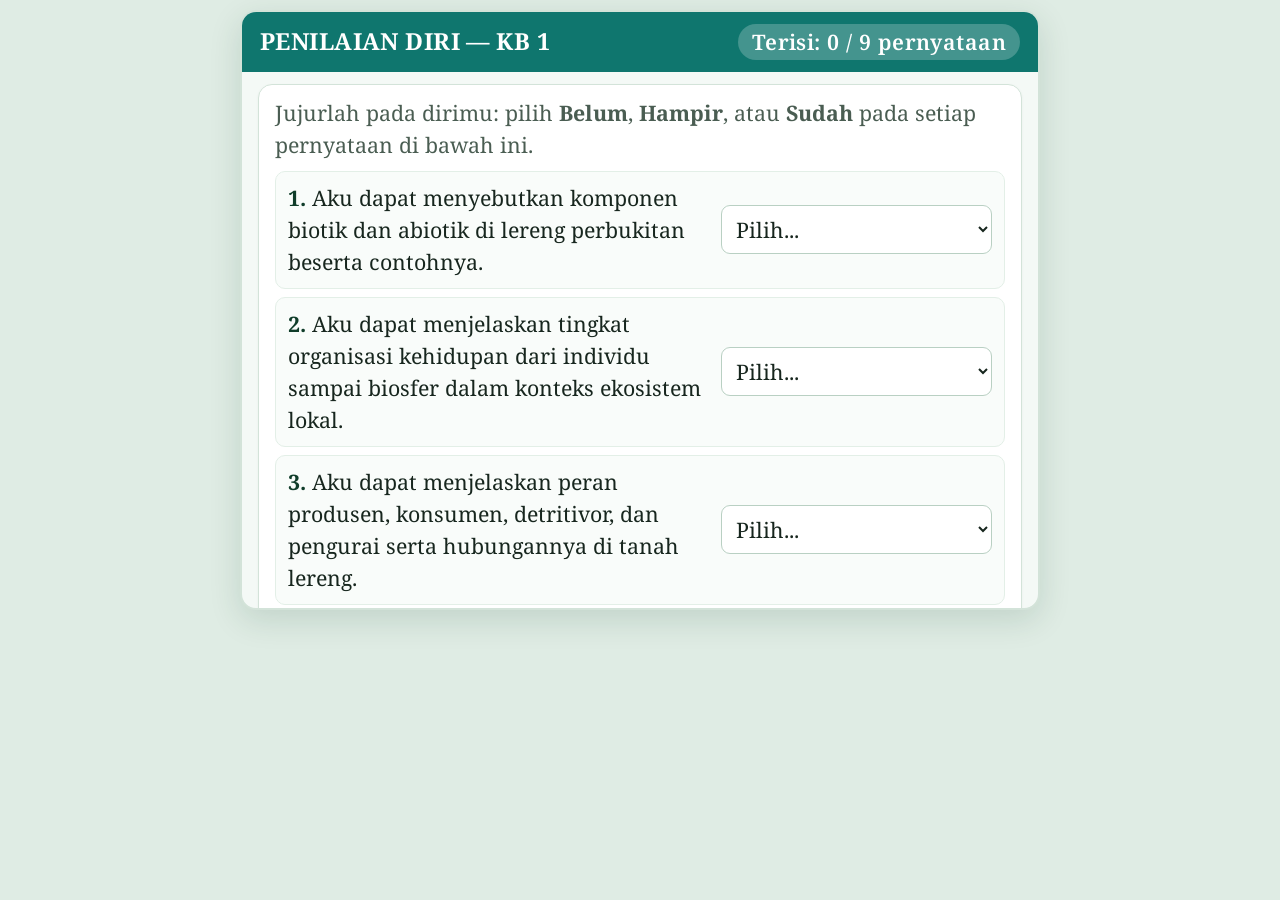
<file: story_content/WebObjects/6h3Vja00LXI/index.html>
<!DOCTYPE html>
<html lang="id">
<head>
<meta charset="utf-8">
<meta name="viewport" content="width=device-width, initial-scale=1">
<title>Penilaian Diri KB 1 - EMILIE | IPA Kelas VII</title>
<link rel="preconnect" href="https://fonts.googleapis.com">
<link rel="preconnect" href="https://fonts.gstatic.com" crossorigin>
<link href="https://fonts.googleapis.com/css2?family=Noto+Serif:ital,wght@0,400;0,600;0,700;1,400&display=swap" rel="stylesheet">
<style>
:root{
  --fs:16pt;
  --g900:#103d2a;
  --g800:#14532d;
  --g700:#1b7a4a;
  --g500:#2f9e63;
  --g200:#bfe3cf;
  --g100:#e7f5ed;
  --teal:#0f766e;
  --bg:#f4f9f6;
  --card:#ffffff;
  --ink:#17261e;
  --mut:#4a5d52;
  --line:#d3e3d9;
  --sky:#0369a1;
  --skybg:#e6f3fb;
  --amb:#b45309;
  --ambbg:#fff3dc;
  --red:#b42318;
  --redbg:#fdecea;
}
*{box-sizing:border-box}
html,body{
  margin:0;
  padding:0;
  background:#dfece4;
  color:var(--ink);
  font-family:'Noto Serif',Georgia,'Times New Roman',serif;
  font-size:var(--fs);
  line-height:1.5;
  -webkit-text-size-adjust:100%;
}
body{
  display:flex;
  justify-content:center;
  align-items:flex-start;
  min-height:100vh;
  padding:10px;
}
/* Bingkai aplikasi ukuran 800 x 600 piksel */
.app-frame{
  width:800px;
  max-width:100%;
  height:600px;
  background:var(--bg);
  border:2px solid var(--line);
  border-radius:16px;
  box-shadow:0 10px 32px rgba(16,61,42,.14);
  display:flex;
  flex-direction:column;
  overflow:hidden;
  position:relative;
}
.stage-head{
  display:flex;
  flex-wrap:wrap;
  justify-content:space-between;
  align-items:center;
  gap:8px 12px;
  padding:12px 18px;
  background:var(--teal);
  color:#fff;
  font-weight:700;
  letter-spacing:.02em;
  flex-shrink:0;
}
.stage-head h1{
  margin:0;
  font-size:1.1em;
  color:#fff;
  line-height:1.25;
}
.stage-head .prog-pill{
  font-weight:600;
  font-size:var(--fs);
  background:rgba(255,255,255,.22);
  border-radius:999px;
  padding:2px 14px;
  white-space:nowrap;
}
/* Kotak identitas hasil cetak (tampil saat nama diisi atau saat cetak) */
.student-banner{
  background:var(--g100);
  border-bottom:2px solid var(--g200);
  padding:8px 18px;
  display:none;
  flex-wrap:wrap;
  justify-content:space-between;
  gap:6px 14px;
  font-size:var(--fs);
  color:var(--g900);
  flex-shrink:0;
}
.student-banner.show{
  display:flex;
}
.scroll-area{
  flex:1;
  overflow-y:auto;
  padding:12px 16px 18px;
}
.self-card{
  background:var(--card);
  border:1px solid var(--line);
  border-radius:14px;
  padding:12px 16px 16px;
  margin:0;
  box-shadow:0 1px 3px rgba(16,61,42,.05);
}
.lead{
  margin:0 0 10px;
  color:var(--mut);
  font-size:var(--fs);
}
.mrow{
  display:grid;
  grid-template-columns:1.55fr 1fr;
  gap:12px;
  align-items:center;
  margin:8px 0;
  padding:10px 12px;
  background:#f9fcfa;
  border-radius:10px;
  border:1.5px solid #e3efe7;
  transition:background .2s,border-color .2s;
}
.mrow:hover{
  border-color:var(--g500);
}
.mrow.unanswered-hl{
  background:var(--ambbg);
  border-left:5px solid var(--amb);
}
.mrow.val-2{
  background:#e9f7ef;
  border-color:#8fd4ae;
}
.mrow.val-1{
  background:#fff9eb;
  border-color:#f3d59a;
}
.mrow.val-0{
  background:#fef2f2;
  border-color:#f3b8b2;
}
@media(max-width:620px){
  .mrow{grid-template-columns:1fr}
}
.stmt{
  font-size:var(--fs);
  color:var(--ink);
}
.stmt b{
  color:var(--g900);
}
select,input[type=text]{
  width:100%;
  font-family:'Noto Serif',Georgia,'Times New Roman',serif;
  font-size:var(--fs);
  padding:8px 10px;
  border:1.5px solid #b9d0c3;
  border-radius:9px;
  background:#fff;
  color:var(--ink);
  cursor:pointer;
}
select:focus,input[type=text]:focus,button:focus-visible{
  outline:3px solid #8fd4ae;
  outline-offset:1px;
}
.warn-box{
  display:none;
  margin:12px 0;
  padding:10px 14px;
  border-radius:10px;
  background:var(--ambbg);
  border-left:6px solid var(--amb);
  color:#78350f;
  font-weight:600;
  font-size:var(--fs);
}
.warn-box.show{display:block}
.qscore{
  font-weight:700;
  color:var(--g900);
  margin:12px 0 4px;
  padding:12px 16px;
  background:var(--g100);
  border-left:6px solid var(--g700);
  border-radius:10px;
  display:none;
  font-size:var(--fs);
}
.qscore.show{display:block}
.btns{
  display:flex;
  flex-wrap:wrap;
  gap:10px;
  margin:14px 0 4px;
  align-items:center;
}
.btn{
  display:inline-flex;
  align-items:center;
  justify-content:center;
  gap:8px;
  background:var(--g700);
  color:#fff;
  border:0;
  border-radius:10px;
  padding:9px 16px;
  font-family:'Noto Serif',Georgia,'Times New Roman',serif;
  font-size:var(--fs);
  font-weight:700;
  cursor:pointer;
  transition:background .15s,opacity .15s;
}
.btn:hover{background:var(--g800)}
.btn.sec{
  background:#fff;
  color:var(--g800);
  border:1.5px solid var(--g500);
}
.btn.sec:hover{background:var(--g100)}
.btn.prt{
  background:var(--sky);
  color:#fff;
}
.btn.prt:hover{background:#075985}

/* Modal Input Nama Murid Sebelum Cetak */
.modal-backdrop{
  position:fixed;
  inset:0;
  background:rgba(16,61,42,.55);
  display:none;
  align-items:center;
  justify-content:center;
  padding:14px;
  z-index:100;
}
.modal-backdrop.open{
  display:flex;
}
.modal-card{
  background:#fff;
  border:2px solid var(--g500);
  border-radius:16px;
  width:100%;
  max-width:500px;
  padding:18px 20px;
  box-shadow:0 16px 40px rgba(0,0,0,.28);
}
.modal-card h2{
  margin:0 0 8px;
  font-size:1.1em;
  color:var(--g900);
}
.modal-card p{
  margin:0 0 10px;
  font-size:var(--fs);
}
.modal-fld{
  margin:8px 0;
}
.modal-fld label{
  display:block;
  font-weight:700;
  margin-bottom:4px;
  color:var(--g900);
}
.modal-err{
  display:none;
  color:var(--red);
  background:var(--redbg);
  border-left:4px solid var(--red);
  padding:8px 12px;
  border-radius:6px;
  margin-top:8px;
  font-weight:600;
}
.modal-err.show{display:block}

@media print{
  @page{size:A4 portrait;margin:12mm}
  :root{
    --fs:12pt;
  }
  html,body{
    background:#fff!important;
    padding:0!important;
    height:auto!important;
    overflow:visible!important;
    font-size:12pt!important;
    line-height:1.45!important;
  }
  .app-frame{
    width:100%!important;
    height:auto!important;
    border:0!important;
    box-shadow:none!important;
    overflow:visible!important;
  }
  .stage-head{
    padding:10px 14px!important;
    border-radius:8px!important;
  }
  .stage-head h1{
    font-size:13.5pt!important;
  }
  .stage-head .prog-pill,
  .student-banner,
  .lead,
  .stmt,
  select,
  input[type=text],
  .qscore{
    font-size:12pt!important;
    line-height:1.45!important;
  }
  .mrow{
    padding:7px 10px!important;
    margin:6px 0!important;
  }
  select{
    padding:5px 8px!important;
  }
  .scroll-area{
    overflow:visible!important;
    padding:6px 0!important;
  }
  .student-banner{
    display:flex!important;
    border:1.5px solid var(--g700)!important;
    border-radius:8px;
    margin:6px 0;
    padding:6px 12px!important;
  }
  .noprint,.btns,.modal-backdrop,.warn-box{
    display:none!important;
  }
  .mrow,.qscore{
    break-inside:avoid;
  }
  *{-webkit-print-color-adjust:exact;print-color-adjust:exact}
}
</style>
</head>
<body>
<div class="app-frame" role="main">
  <header class="stage-head">
    <h1>PENILAIAN DIRI &mdash; KB 1</h1>
    <span class="prog-pill" id="progText">Terisi: 0 / 9 pernyataan</span>
  </header>

  <div class="student-banner" id="studentBanner">
    <div><b>Nama Murid:</b> <span id="outNama">-</span></div>
    <div id="wrapKelas"><b>Kelas:</b> <span id="outKelas">-</span></div>
    <div><b>Waktu Cetak:</b> <span id="outWaktu">-</span></div>
  </div>

  <div class="scroll-area" id="scrollArea">
    <div class="self-card" id="selfBox"></div>
  </div>
</div>

<!-- Modal Tulis Nama Murid sebelum Cetak ke PDF -->
<div class="modal-backdrop" id="printModal" role="dialog" aria-modal="true" aria-labelledby="modalTitle">
  <div class="modal-card">
    <h2 id="modalTitle">Cetak Penilaian Diri KB 1 ke PDF</h2>
    <p>Tuliskan nama lengkapmu terlebih dahulu agar tercetak pada lembar hasil Penilaian Diri KB 1.</p>
    <div class="modal-fld">
      <label for="inpNama">Nama Murid <span style="color:var(--red)">*</span></label>
      <input type="text" id="inpNama" placeholder="Ketik nama lengkapmu..." autocomplete="name">
    </div>
    <div class="modal-fld">
      <label for="inpKelas">Kelas (opsional)</label>
      <input type="text" id="inpKelas" placeholder="Contoh: VII A">
    </div>
    <div class="modal-err" id="modalErr">Harap tuliskan namamu terlebih dahulu sebelum melanjutkan mencetak!</div>
    <div class="btns" style="justify-content:flex-end;margin-top:14px">
      <button type="button" class="btn sec" id="btnCancelPrint">Batal</button>
      <button type="button" class="btn prt" id="btnConfirmPrint">&#128424; Lanjutkan Cetak PDF</button>
    </div>
  </div>
</div>

<script>
(function(){
  'use strict';

  const ITEMS = [
    'Aku dapat menyebutkan komponen biotik dan abiotik di lereng perbukitan beserta contohnya.',
    'Aku dapat menjelaskan tingkat organisasi kehidupan dari individu sampai biosfer dalam konteks ekosistem lokal.',
    'Aku dapat menjelaskan peran produsen, konsumen, detritivor, dan pengurai serta hubungannya di tanah lereng.',
    'Aku dapat menjelaskan pengaruh komponen abiotik terhadap kelangsungan hidup organisme.',
    'Aku dapat menjelaskan kisaran toleransi dan faktor pembatas pada makhluk hidup.',
    'Aku dapat menyebutkan contoh adaptasi morfologi, fisiologi, dan tingkah laku (termasuk adaptasi rumput di lereng).',
    'Aku dapat membedakan apa yang diketahui dan apa yang ditanyakan dari masalah erosi dan sampah plastik.',
    'Aku dapat menjelaskan mengapa alih fungsi lahan dan limbah plastik disebut isu sosio-saintifik (SSI).',
    'Aku memahami tantangan proyek Geocell sebagai upaya memulihkan ekosistem lereng.'
  ];

  const box = document.getElementById('selfBox');
  const progText = document.getElementById('progText');
  const printModal = document.getElementById('printModal');
  const inpNama = document.getElementById('inpNama');
  const inpKelas = document.getElementById('inpKelas');
  const modalErr = document.getElementById('modalErr');
  const studentBanner = document.getElementById('studentBanner');
  const outNama = document.getElementById('outNama');
  const outKelas = document.getElementById('outKelas');
  const wrapKelas = document.getElementById('wrapKelas');
  const outWaktu = document.getElementById('outWaktu');

  function esc(s){
    return String(s).replace(/[&<>"]/g, function(m){
      return {'&':'&amp;','<':'&lt;','>':'&gt;','"':'&quot;'}[m];
    });
  }

  function renderSelf(){
    let h = '<p class="lead">Jujurlah pada dirimu: pilih <b>Belum</b>, <b>Hampir</b>, atau <b>Sudah</b> pada setiap pernyataan di bawah ini.</p>';
    ITEMS.forEach(function(t, i){
      h += '<div class="mrow" id="mrow-' + i + '">' +
           '<span class="stmt"><b>' + (i + 1) + '.</b> ' + esc(t) + '</span>' +
           '<select data-i="' + i + '" aria-label="' + esc(t) + '">' +
           '<option value="">Pilih...</option>' +
           '<option value="0">Belum</option>' +
           '<option value="1">Hampir</option>' +
           '<option value="2">Sudah</option>' +
           '</select></div>';
    });
    h += '<div class="warn-box" id="warnBox" role="alert"></div>';
    h += '<div class="qscore" id="selfSum" aria-live="polite"></div>';
    h += '<div class="btns noprint">' +
         '<button type="button" class="btn sec" data-act="reset">Ulangi</button>' +
         '<button type="button" class="btn prt" data-act="print">&#128424; Cetak ke PDF</button>' +
         '</div>';
    box.innerHTML = h;
  }

  function getMissing(){
    const missing = [];
    Array.from(box.querySelectorAll('select')).forEach(function(s, i){
      if (s.value === '') missing.push(i + 1);
    });
    return missing;
  }

  function updateSelf(){
    const sels = Array.from(box.querySelectorAll('select'));
    const vals = sels.map(function(x){ return x.value; });
    const n = vals.length;
    const done = vals.filter(function(v){ return v === '2'; }).length;
    const part = vals.filter(function(v){ return v === '1'; }).length;
    const notYet = vals.filter(function(v){ return v === '0'; }).length;
    const filled = vals.filter(function(v){ return v !== ''; }).length;

    progText.textContent = 'Terisi: ' + filled + ' / ' + n + ' pernyataan';

    sels.forEach(function(s, i){
      const row = document.getElementById('mrow-' + i);
      row.classList.remove('val-0', 'val-1', 'val-2');
      if (s.value !== ''){
        row.classList.remove('unanswered-hl');
        row.classList.add('val-' + s.value);
      }
    });

    const warnBox = document.getElementById('warnBox');
    if (filled === n){
      warnBox.classList.remove('show');
      warnBox.textContent = '';
    }

    const sumEl = document.getElementById('selfSum');
    if (filled === 0){
      sumEl.classList.remove('show');
      sumEl.textContent = '';
    } else {
      let msg = 'Sudah: ' + done + ' dari ' + n + '. Hampir: ' + part + '. Belum: ' + notYet + '. ';
      if (done === n){
        msg += 'Hebat! Kamu siap lanjut ke Kegiatan Belajar berikutnya.';
      } else if (filled === n){
        msg += 'Ulangi bagian yang masih "Belum" atau "Hampir" sebelum lanjut.';
      }
      sumEl.textContent = msg;
      sumEl.classList.add('show');
    }
  }

  function resetSelf(){
    Array.from(box.querySelectorAll('select')).forEach(function(s, i){
      s.value = '';
      const row = document.getElementById('mrow-' + i);
      row.classList.remove('unanswered-hl', 'val-0', 'val-1', 'val-2');
    });
    const warnBox = document.getElementById('warnBox');
    warnBox.classList.remove('show');
    warnBox.textContent = '';
    updateSelf();
    document.getElementById('scrollArea').scrollTo({top:0, behavior:'smooth'});
  }

  function openPrintModal(){
    const missing = getMissing();
    const warnBox = document.getElementById('warnBox');
    if (missing.length > 0){
      Array.from(box.querySelectorAll('.mrow')).forEach(function(r, idx){
        r.classList.toggle('unanswered-hl', missing.indexOf(idx + 1) !== -1);
      });
      warnBox.innerHTML = '&#9888;&#65039; <b>Peringatan:</b> Silakan pilih dulu status pada <b>Pernyataan nomor ' + missing.join(', ') + '</b> sebelum mencetak ke PDF.';
      warnBox.classList.add('show');
      const firstRow = document.getElementById('mrow-' + (missing[0] - 1));
      if (firstRow) firstRow.scrollIntoView({behavior:'smooth', block:'center'});
      return;
    }
    modalErr.classList.remove('show');
    printModal.classList.add('open');
    setTimeout(function(){ inpNama.focus(); }, 50);
  }

  function closePrintModal(){
    printModal.classList.remove('open');
  }

  function confirmPrint(){
    const nama = inpNama.value.trim();
    const kelas = inpKelas.value.trim();
    if (!nama){
      modalErr.classList.add('show');
      inpNama.focus();
      return;
    }
    outNama.textContent = nama;
    if (kelas){
      outKelas.textContent = kelas;
      wrapKelas.style.display = '';
    } else {
      wrapKelas.style.display = 'none';
    }
    outWaktu.textContent = new Date().toLocaleString('id-ID', {
      day:'2-digit', month:'long', year:'numeric', hour:'2-digit', minute:'2-digit'
    });
    studentBanner.classList.add('show');
    closePrintModal();
    setTimeout(function(){ window.print(); }, 150);
  }

  renderSelf();
  updateSelf();

  box.addEventListener('change', updateSelf);
  box.addEventListener('click', function(e){
    const b = e.target.closest('button[data-act]');
    if (!b) return;
    const act = b.dataset.act;
    if (act === 'reset') resetSelf();
    else if (act === 'print') openPrintModal();
  });

  document.getElementById('btnCancelPrint').addEventListener('click', closePrintModal);
  document.getElementById('btnConfirmPrint').addEventListener('click', confirmPrint);
  inpNama.addEventListener('input', function(){
    if (inpNama.value.trim()) modalErr.classList.remove('show');
  });
  printModal.addEventListener('keydown', function(e){
    if (e.key === 'Escape') closePrintModal();
    else if (e.key === 'Enter'){
      e.preventDefault();
      confirmPrint();
    }
  });
})();
</script>
</body>
</html>
</file>
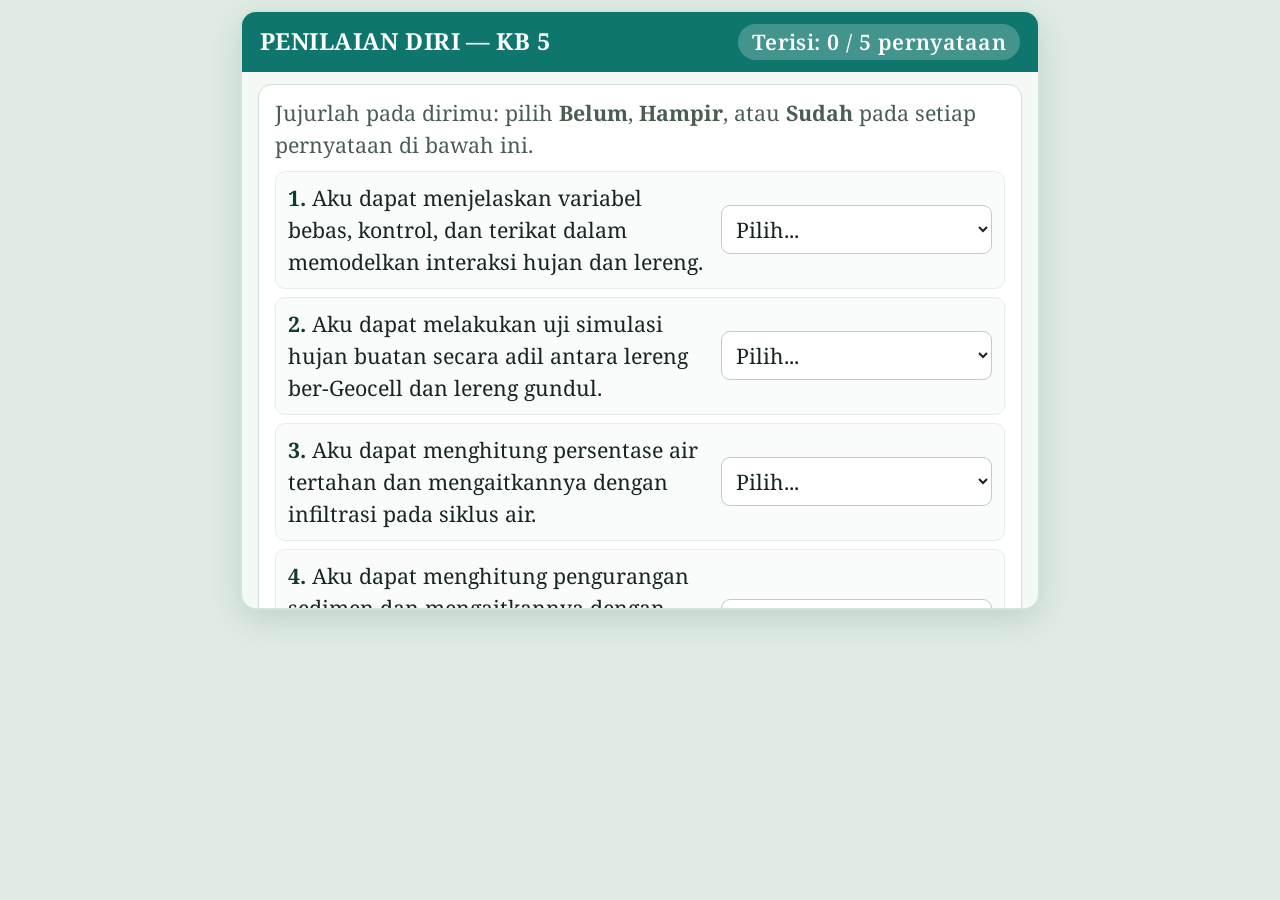
<file: story_content/WebObjects/6h9XewyRDPt/index.html>
<!DOCTYPE html>
<html lang="id">
<head>
<meta charset="utf-8">
<meta name="viewport" content="width=device-width, initial-scale=1">
<title>Penilaian Diri KB 5 - EMILIE | IPA Kelas VII</title>
<link rel="preconnect" href="https://fonts.googleapis.com">
<link rel="preconnect" href="https://fonts.gstatic.com" crossorigin>
<link href="https://fonts.googleapis.com/css2?family=Noto+Serif:ital,wght@0,400;0,600;0,700;1,400&display=swap" rel="stylesheet">
<style>
:root{
  --fs:16pt;
  --g900:#103d2a;
  --g800:#14532d;
  --g700:#1b7a4a;
  --g500:#2f9e63;
  --g200:#bfe3cf;
  --g100:#e7f5ed;
  --teal:#0f766e;
  --bg:#f4f9f6;
  --card:#ffffff;
  --ink:#17261e;
  --mut:#4a5d52;
  --line:#d3e3d9;
  --sky:#0369a1;
  --skybg:#e6f3fb;
  --amb:#b45309;
  --ambbg:#fff3dc;
  --red:#b42318;
  --redbg:#fdecea;
}
*{box-sizing:border-box}
html,body{
  margin:0;
  padding:0;
  background:#dfece4;
  color:var(--ink);
  font-family:'Noto Serif',Georgia,'Times New Roman',serif;
  font-size:var(--fs);
  line-height:1.5;
  -webkit-text-size-adjust:100%;
}
body{
  display:flex;
  justify-content:center;
  align-items:flex-start;
  min-height:100vh;
  padding:10px;
}
/* Bingkai aplikasi ukuran 800 x 600 piksel */
.app-frame{
  width:800px;
  max-width:100%;
  height:600px;
  background:var(--bg);
  border:2px solid var(--line);
  border-radius:16px;
  box-shadow:0 10px 32px rgba(16,61,42,.14);
  display:flex;
  flex-direction:column;
  overflow:hidden;
  position:relative;
}
.stage-head{
  display:flex;
  flex-wrap:wrap;
  justify-content:space-between;
  align-items:center;
  gap:8px 12px;
  padding:12px 18px;
  background:var(--teal);
  color:#fff;
  font-weight:700;
  letter-spacing:.02em;
  flex-shrink:0;
}
.stage-head h1{
  margin:0;
  font-size:1.1em;
  color:#fff;
  line-height:1.25;
}
.stage-head .prog-pill{
  font-weight:600;
  font-size:var(--fs);
  background:rgba(255,255,255,.22);
  border-radius:999px;
  padding:2px 14px;
  white-space:nowrap;
}
/* Kotak identitas hasil cetak (tampil saat nama diisi atau saat cetak) */
.student-banner{
  background:var(--g100);
  border-bottom:2px solid var(--g200);
  padding:8px 18px;
  display:none;
  flex-wrap:wrap;
  justify-content:space-between;
  gap:6px 14px;
  font-size:var(--fs);
  color:var(--g900);
  flex-shrink:0;
}
.student-banner.show{
  display:flex;
}
.scroll-area{
  flex:1;
  overflow-y:auto;
  padding:12px 16px 18px;
}
.self-card{
  background:var(--card);
  border:1px solid var(--line);
  border-radius:14px;
  padding:12px 16px 16px;
  margin:0;
  box-shadow:0 1px 3px rgba(16,61,42,.05);
}
.lead{
  margin:0 0 10px;
  color:var(--mut);
  font-size:var(--fs);
}
.mrow{
  display:grid;
  grid-template-columns:1.55fr 1fr;
  gap:12px;
  align-items:center;
  margin:8px 0;
  padding:10px 12px;
  background:#f9fcfa;
  border-radius:10px;
  border:1.5px solid #e3efe7;
  transition:background .2s,border-color .2s;
}
.mrow:hover{
  border-color:var(--g500);
}
.mrow.unanswered-hl{
  background:var(--ambbg);
  border-left:5px solid var(--amb);
}
.mrow.val-2{
  background:#e9f7ef;
  border-color:#8fd4ae;
}
.mrow.val-1{
  background:#fff9eb;
  border-color:#f3d59a;
}
.mrow.val-0{
  background:#fef2f2;
  border-color:#f3b8b2;
}
@media(max-width:620px){
  .mrow{grid-template-columns:1fr}
}
.stmt{
  font-size:var(--fs);
  color:var(--ink);
}
.stmt b{
  color:var(--g900);
}
select,input[type=text]{
  width:100%;
  font-family:'Noto Serif',Georgia,'Times New Roman',serif;
  font-size:var(--fs);
  padding:8px 10px;
  border:1.5px solid #b9d0c3;
  border-radius:9px;
  background:#fff;
  color:var(--ink);
  cursor:pointer;
}
select:focus,input[type=text]:focus,button:focus-visible{
  outline:3px solid #8fd4ae;
  outline-offset:1px;
}
.warn-box{
  display:none;
  margin:12px 0;
  padding:10px 14px;
  border-radius:10px;
  background:var(--ambbg);
  border-left:6px solid var(--amb);
  color:#78350f;
  font-weight:600;
  font-size:var(--fs);
}
.warn-box.show{display:block}
.qscore{
  font-weight:700;
  color:var(--g900);
  margin:12px 0 4px;
  padding:12px 16px;
  background:var(--g100);
  border-left:6px solid var(--g700);
  border-radius:10px;
  display:none;
  font-size:var(--fs);
}
.qscore.show{display:block}
.btns{
  display:flex;
  flex-wrap:wrap;
  gap:10px;
  margin:14px 0 4px;
  align-items:center;
}
.btn{
  display:inline-flex;
  align-items:center;
  justify-content:center;
  gap:8px;
  background:var(--g700);
  color:#fff;
  border:0;
  border-radius:10px;
  padding:9px 16px;
  font-family:'Noto Serif',Georgia,'Times New Roman',serif;
  font-size:var(--fs);
  font-weight:700;
  cursor:pointer;
  transition:background .15s,opacity .15s;
}
.btn:hover{background:var(--g800)}
.btn.sec{
  background:#fff;
  color:var(--g800);
  border:1.5px solid var(--g500);
}
.btn.sec:hover{background:var(--g100)}
.btn.prt{
  background:var(--sky);
  color:#fff;
}
.btn.prt:hover{background:#075985}

/* Modal Input Nama Murid Sebelum Cetak */
.modal-backdrop{
  position:fixed;
  inset:0;
  background:rgba(16,61,42,.55);
  display:none;
  align-items:center;
  justify-content:center;
  padding:14px;
  z-index:100;
}
.modal-backdrop.open{
  display:flex;
}
.modal-card{
  background:#fff;
  border:2px solid var(--g500);
  border-radius:16px;
  width:100%;
  max-width:500px;
  padding:18px 20px;
  box-shadow:0 16px 40px rgba(0,0,0,.28);
}
.modal-card h2{
  margin:0 0 8px;
  font-size:1.1em;
  color:var(--g900);
}
.modal-card p{
  margin:0 0 10px;
  font-size:var(--fs);
}
.modal-fld{
  margin:8px 0;
}
.modal-fld label{
  display:block;
  font-weight:700;
  margin-bottom:4px;
  color:var(--g900);
}
.modal-err{
  display:none;
  color:var(--red);
  background:var(--redbg);
  border-left:4px solid var(--red);
  padding:8px 12px;
  border-radius:6px;
  margin-top:8px;
  font-weight:600;
}
.modal-err.show{display:block}

@media print{
  @page{size:A4 portrait;margin:12mm}
  :root{
    --fs:12pt;
  }
  html,body{
    background:#fff!important;
    padding:0!important;
    height:auto!important;
    overflow:visible!important;
    font-size:12pt!important;
    line-height:1.45!important;
  }
  .app-frame{
    width:100%!important;
    height:auto!important;
    border:0!important;
    box-shadow:none!important;
    overflow:visible!important;
  }
  .stage-head{
    padding:10px 14px!important;
    border-radius:8px!important;
  }
  .stage-head h1{
    font-size:13.5pt!important;
  }
  .stage-head .prog-pill,
  .student-banner,
  .lead,
  .stmt,
  select,
  input[type=text],
  .qscore{
    font-size:12pt!important;
    line-height:1.45!important;
  }
  .mrow{
    padding:7px 10px!important;
    margin:6px 0!important;
  }
  select{
    padding:5px 8px!important;
  }
  .scroll-area{
    overflow:visible!important;
    padding:6px 0!important;
  }
  .student-banner{
    display:flex!important;
    border:1.5px solid var(--g700)!important;
    border-radius:8px;
    margin:6px 0;
    padding:6px 12px!important;
  }
  .noprint,.btns,.modal-backdrop,.warn-box{
    display:none!important;
  }
  .mrow,.qscore{
    break-inside:avoid;
  }
  *{-webkit-print-color-adjust:exact;print-color-adjust:exact}
}
</style>
</head>
<body>
<div class="app-frame" role="main">
  <header class="stage-head">
    <h1>PENILAIAN DIRI &mdash; KB 5</h1>
    <span class="prog-pill" id="progText">Terisi: 0 / 5 pernyataan</span>
  </header>

  <div class="student-banner" id="studentBanner">
    <div><b>Nama Murid:</b> <span id="outNama">-</span></div>
    <div id="wrapKelas"><b>Kelas:</b> <span id="outKelas">-</span></div>
    <div><b>Waktu Cetak:</b> <span id="outWaktu">-</span></div>
  </div>

  <div class="scroll-area" id="scrollArea">
    <div class="self-card" id="selfBox"></div>
  </div>
</div>

<!-- Modal Tulis Nama Murid sebelum Cetak ke PDF -->
<div class="modal-backdrop" id="printModal" role="dialog" aria-modal="true" aria-labelledby="modalTitle">
  <div class="modal-card">
    <h2 id="modalTitle">Cetak Penilaian Diri KB 5 ke PDF</h2>
    <p>Tuliskan nama lengkapmu terlebih dahulu agar tercetak pada lembar hasil Penilaian Diri KB 5.</p>
    <div class="modal-fld">
      <label for="inpNama">Nama Murid <span style="color:var(--red)">*</span></label>
      <input type="text" id="inpNama" placeholder="Ketik nama lengkapmu..." autocomplete="name">
    </div>
    <div class="modal-fld">
      <label for="inpKelas">Kelas (opsional)</label>
      <input type="text" id="inpKelas" placeholder="Contoh: VII A">
    </div>
    <div class="modal-err" id="modalErr">Harap tuliskan namamu terlebih dahulu sebelum melanjutkan mencetak!</div>
    <div class="btns" style="justify-content:flex-end;margin-top:14px">
      <button type="button" class="btn sec" id="btnCancelPrint">Batal</button>
      <button type="button" class="btn prt" id="btnConfirmPrint">&#128424; Lanjutkan Cetak PDF</button>
    </div>
  </div>
</div>

<script>
(function(){
  'use strict';

  const ITEMS = [
    'Aku dapat menjelaskan variabel bebas, kontrol, dan terikat dalam memodelkan interaksi hujan dan lereng.',
    'Aku dapat melakukan uji simulasi hujan buatan secara adil antara lereng ber-Geocell dan lereng gundul.',
    'Aku dapat menghitung persentase air tertahan dan mengaitkannya dengan infiltrasi pada siklus air.',
    'Aku dapat menghitung pengurangan sedimen dan mengaitkannya dengan pelestarian lapisan humus bagi organisme tanah.',
    'Aku dapat mengevaluasi penyebab biologis (perakaran rumput) maupun teknis (anyaman) serta mengusulkan perbaikan.'
  ];

  const box = document.getElementById('selfBox');
  const progText = document.getElementById('progText');
  const printModal = document.getElementById('printModal');
  const inpNama = document.getElementById('inpNama');
  const inpKelas = document.getElementById('inpKelas');
  const modalErr = document.getElementById('modalErr');
  const studentBanner = document.getElementById('studentBanner');
  const outNama = document.getElementById('outNama');
  const outKelas = document.getElementById('outKelas');
  const wrapKelas = document.getElementById('wrapKelas');
  const outWaktu = document.getElementById('outWaktu');

  function esc(s){
    return String(s).replace(/[&<>"]/g, function(m){
      return {'&':'&amp;','<':'&lt;','>':'&gt;','"':'&quot;'}[m];
    });
  }

  function renderSelf(){
    let h = '<p class="lead">Jujurlah pada dirimu: pilih <b>Belum</b>, <b>Hampir</b>, atau <b>Sudah</b> pada setiap pernyataan di bawah ini.</p>';
    ITEMS.forEach(function(t, i){
      h += '<div class="mrow" id="mrow-' + i + '">' +
           '<span class="stmt"><b>' + (i + 1) + '.</b> ' + esc(t) + '</span>' +
           '<select data-i="' + i + '" aria-label="' + esc(t) + '">' +
           '<option value="">Pilih...</option>' +
           '<option value="0">Belum</option>' +
           '<option value="1">Hampir</option>' +
           '<option value="2">Sudah</option>' +
           '</select></div>';
    });
    h += '<div class="warn-box" id="warnBox" role="alert"></div>';
    h += '<div class="qscore" id="selfSum" aria-live="polite"></div>';
    h += '<div class="btns noprint">' +
         '<button type="button" class="btn sec" data-act="reset">Ulangi</button>' +
         '<button type="button" class="btn prt" data-act="print">&#128424; Cetak ke PDF</button>' +
         '</div>';
    box.innerHTML = h;
  }

  function getMissing(){
    const missing = [];
    Array.from(box.querySelectorAll('select')).forEach(function(s, i){
      if (s.value === '') missing.push(i + 1);
    });
    return missing;
  }

  function updateSelf(){
    const sels = Array.from(box.querySelectorAll('select'));
    const vals = sels.map(function(x){ return x.value; });
    const n = vals.length;
    const done = vals.filter(function(v){ return v === '2'; }).length;
    const part = vals.filter(function(v){ return v === '1'; }).length;
    const notYet = vals.filter(function(v){ return v === '0'; }).length;
    const filled = vals.filter(function(v){ return v !== ''; }).length;

    progText.textContent = 'Terisi: ' + filled + ' / ' + n + ' pernyataan';

    sels.forEach(function(s, i){
      const row = document.getElementById('mrow-' + i);
      row.classList.remove('val-0', 'val-1', 'val-2');
      if (s.value !== ''){
        row.classList.remove('unanswered-hl');
        row.classList.add('val-' + s.value);
      }
    });

    const warnBox = document.getElementById('warnBox');
    if (filled === n){
      warnBox.classList.remove('show');
      warnBox.textContent = '';
    }

    const sumEl = document.getElementById('selfSum');
    if (filled === 0){
      sumEl.classList.remove('show');
      sumEl.textContent = '';
    } else {
      let msg = 'Sudah: ' + done + ' dari ' + n + '. Hampir: ' + part + '. Belum: ' + notYet + '. ';
      if (done === n){
        msg += 'Hebat! Kamu siap lanjut ke Kegiatan Belajar berikutnya.';
      } else if (filled === n){
        msg += 'Ulangi bagian yang masih "Belum" atau "Hampir" sebelum lanjut.';
      }
      sumEl.textContent = msg;
      sumEl.classList.add('show');
    }
  }

  function resetSelf(){
    Array.from(box.querySelectorAll('select')).forEach(function(s, i){
      s.value = '';
      const row = document.getElementById('mrow-' + i);
      row.classList.remove('unanswered-hl', 'val-0', 'val-1', 'val-2');
    });
    const warnBox = document.getElementById('warnBox');
    warnBox.classList.remove('show');
    warnBox.textContent = '';
    updateSelf();
    document.getElementById('scrollArea').scrollTo({top:0, behavior:'smooth'});
  }

  function openPrintModal(){
    const missing = getMissing();
    const warnBox = document.getElementById('warnBox');
    if (missing.length > 0){
      Array.from(box.querySelectorAll('.mrow')).forEach(function(r, idx){
        r.classList.toggle('unanswered-hl', missing.indexOf(idx + 1) !== -1);
      });
      warnBox.innerHTML = '&#9888;&#65039; <b>Peringatan:</b> Silakan pilih dulu status pada <b>Pernyataan nomor ' + missing.join(', ') + '</b> sebelum mencetak ke PDF.';
      warnBox.classList.add('show');
      const firstRow = document.getElementById('mrow-' + (missing[0] - 1));
      if (firstRow) firstRow.scrollIntoView({behavior:'smooth', block:'center'});
      return;
    }
    modalErr.classList.remove('show');
    printModal.classList.add('open');
    setTimeout(function(){ inpNama.focus(); }, 50);
  }

  function closePrintModal(){
    printModal.classList.remove('open');
  }

  function confirmPrint(){
    const nama = inpNama.value.trim();
    const kelas = inpKelas.value.trim();
    if (!nama){
      modalErr.classList.add('show');
      inpNama.focus();
      return;
    }
    outNama.textContent = nama;
    if (kelas){
      outKelas.textContent = kelas;
      wrapKelas.style.display = '';
    } else {
      wrapKelas.style.display = 'none';
    }
    outWaktu.textContent = new Date().toLocaleString('id-ID', {
      day:'2-digit', month:'long', year:'numeric', hour:'2-digit', minute:'2-digit'
    });
    studentBanner.classList.add('show');
    closePrintModal();
    setTimeout(function(){ window.print(); }, 150);
  }

  renderSelf();
  updateSelf();

  box.addEventListener('change', updateSelf);
  box.addEventListener('click', function(e){
    const b = e.target.closest('button[data-act]');
    if (!b) return;
    const act = b.dataset.act;
    if (act === 'reset') resetSelf();
    else if (act === 'print') openPrintModal();
  });

  document.getElementById('btnCancelPrint').addEventListener('click', closePrintModal);
  document.getElementById('btnConfirmPrint').addEventListener('click', confirmPrint);
  inpNama.addEventListener('input', function(){
    if (inpNama.value.trim()) modalErr.classList.remove('show');
  });
  printModal.addEventListener('keydown', function(e){
    if (e.key === 'Escape') closePrintModal();
    else if (e.key === 'Enter'){
      e.preventDefault();
      confirmPrint();
    }
  });
})();
</script>
</body>
</html>
</file>
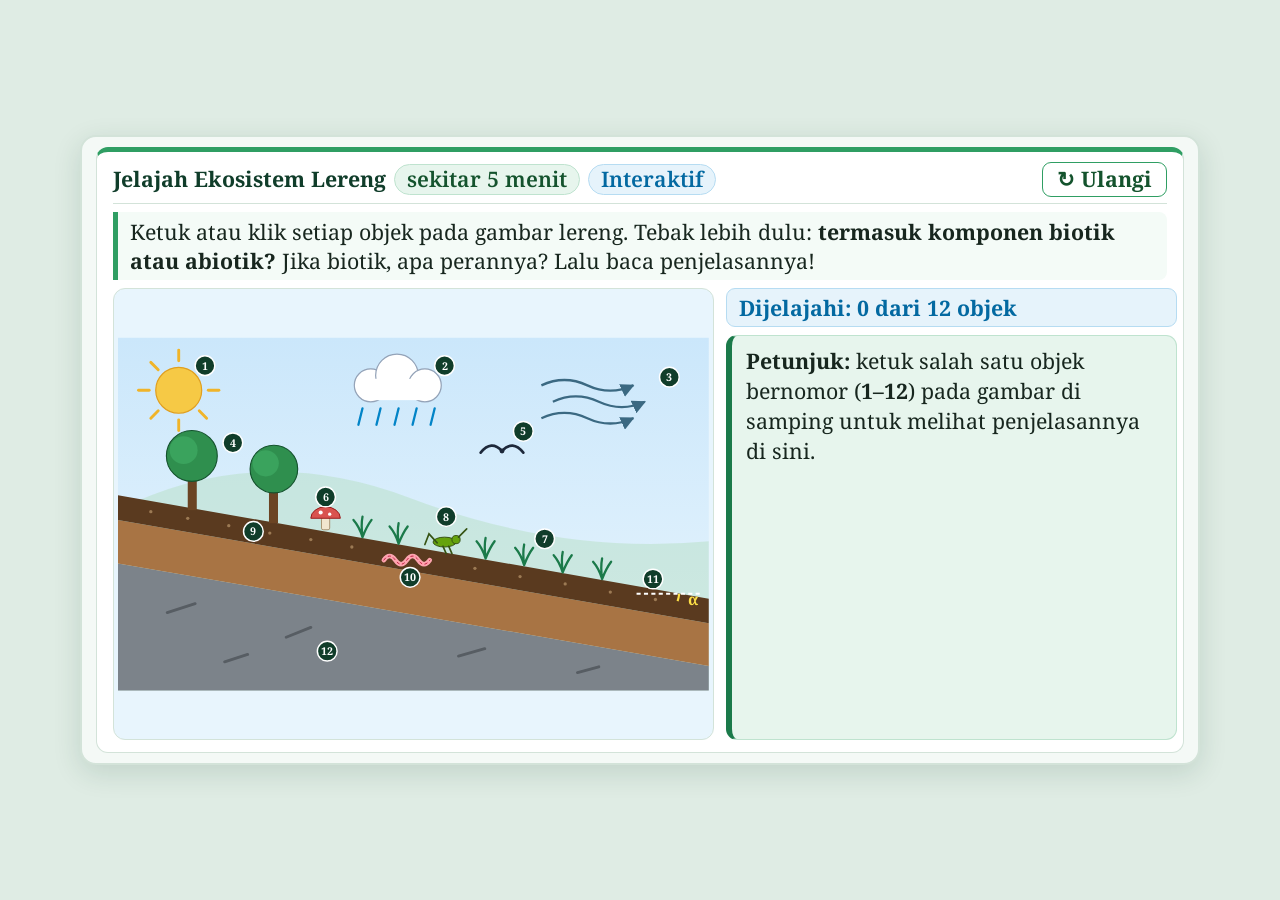
<file: story_content/WebObjects/6M8BYeM6t2C/index.html>
<!DOCTYPE html>
<html lang="id">
<head>
<meta charset="utf-8">
<meta name="viewport" content="width=device-width, initial-scale=1">
<title>Jelajah Ekosistem Lereng - EMILIE | IPA Kelas VII</title>
<link rel="preconnect" href="https://fonts.googleapis.com">
<link rel="preconnect" href="https://fonts.gstatic.com" crossorigin>
<link href="https://fonts.googleapis.com/css2?family=Noto+Serif:ital,wght@0,400;0,600;0,700;1,400&display=swap" rel="stylesheet">
<style>
:root{
  --fs:16pt;
  --g900:#103d2a;
  --g800:#14532d;
  --g700:#1b7a4a;
  --g500:#2f9e63;
  --g200:#bfe3cf;
  --g100:#e7f5ed;
  --bg:#f4f9f6;
  --card:#ffffff;
  --ink:#17261e;
  --mut:#42544a;
  --line:#d3e3d9;
  --sky:#0369a1;
  --skybg:#e6f3fb;
}
*{box-sizing:border-box}
html,body{
  margin:0;
  padding:0;
  width:100%;
  min-height:100vh;
  background:#dfece4;
  color:var(--ink);
  font-family:'Noto Serif',Georgia,'Times New Roman',serif;
  font-size:var(--fs);
  line-height:1.38;
  -webkit-text-size-adjust:100%;
}
body{
  display:flex;
  justify-content:center;
  align-items:center;
  padding:8px;
}
/* Bingkai rasio 16:9 dengan ukuran proporsional agar seluruh teks 16pt dan gambar terlihat jelas */
.stage-16x9{
  width:1120px;
  max-width:100%;
  aspect-ratio:16 / 9;
  background:var(--bg);
  border:2px solid var(--line);
  border-radius:16px;
  box-shadow:0 8px 28px rgba(16,61,42,.14);
  padding:10px 14px;
  display:flex;
  flex-direction:column;
}
.act{
  background:var(--card);
  border:1.5px solid var(--line);
  border-top:5px solid var(--g500);
  border-radius:12px;
  padding:10px 16px 12px;
  flex:1;
  display:flex;
  flex-direction:column;
  gap:8px;
  min-height:0;
}
.head-row{
  display:flex;
  flex-wrap:wrap;
  align-items:center;
  justify-content:space-between;
  gap:8px 12px;
  border-bottom:1.5px solid var(--line);
  padding-bottom:6px;
  flex-shrink:0;
}
.title-wrap{
  display:flex;
  flex-wrap:wrap;
  align-items:center;
  gap:8px;
}
.act h3{
  margin:0;
  font-size:var(--fs);
  line-height:1.25;
  color:var(--g900);
}
.tag{
  background:var(--g100);
  border:1px solid var(--g200);
  color:var(--g800);
  border-radius:999px;
  padding:1px 12px;
  font-size:var(--fs);
  line-height:1.25;
  font-weight:600;
}
.tag.b{
  background:var(--skybg);
  border-color:#b6dcf2;
  color:var(--sky);
}
.btn{
  display:inline-flex;
  align-items:center;
  justify-content:center;
  gap:6px;
  background:#fff;
  color:var(--g800);
  border:1.5px solid var(--g500);
  border-radius:9px;
  padding:3px 14px;
  font-family:'Noto Serif',Georgia,'Times New Roman',serif;
  font-size:var(--fs);
  line-height:1.25;
  font-weight:700;
  cursor:pointer;
}
.btn:hover{
  background:var(--g100);
}
.btn:focus-visible{
  outline:3px solid #8fd4ae;
  outline-offset:1px;
}
/* Petunjuk utama membentang penuh di atas agar hanya 2 baris dan tidak memotong ruang penjelasan */
p.lead{
  margin:0;
  font-size:var(--fs);
  line-height:1.36;
  color:var(--ink);
  background:#f4fbf7;
  border-left:5px solid var(--g500);
  padding:5px 12px;
  border-radius:0 8px 8px 0;
  flex-shrink:0;
}
/* Tata letak 2 kolom di dalam 16:9: kiri gambar besar (57%), kanan status & penjelasan (43%) */
.viz-row{
  flex:1;
  display:grid;
  grid-template-columns:57% 43%;
  gap:12px;
  min-height:0;
  align-items:stretch;
}
.viz{
  background:#e8f5fd;
  border:1.5px solid var(--line);
  border-radius:12px;
  padding:4px;
  display:flex;
  align-items:center;
  justify-content:center;
  min-height:0;
  overflow:hidden;
}
#hsvg{
  width:100%;
  height:100%;
  display:block;
  border-radius:8px;
}
.side-panel{
  display:flex;
  flex-direction:column;
  gap:8px;
  min-height:0;
  padding-right:2px;
}
.count-pill{
  margin:0;
  padding:5px 12px;
  background:var(--skybg);
  border:1.5px solid #b6dcf2;
  border-radius:9px;
  font-size:var(--fs);
  line-height:1.3;
  font-weight:700;
  color:var(--sky);
  flex-shrink:0;
}
.cm-info{
  margin:0;
  padding:10px 14px;
  border-radius:11px;
  background:var(--g100);
  border:1.5px solid var(--g200);
  border-left:6px solid var(--g700);
  flex:1;
  font-size:var(--fs);
  line-height:1.4;
  display:flex;
  flex-direction:column;
  justify-content:flex-start;
  overflow-y:auto;
}
.hs{
  cursor:pointer;
  outline:none;
}
.hs .hit{
  fill:rgba(255,255,255,0);
  stroke:none;
  transition:fill .15s,stroke .15s;
}
.hs:hover .hit,.hs:focus .hit{
  fill:rgba(255,255,255,.28);
  stroke:#14532d;
  stroke-width:2.2;
  stroke-dasharray:5 3;
}
.hs.seen .hit{
  stroke:#15803d;
  stroke-width:2.2;
  stroke-dasharray:none;
  fill:rgba(255,255,255,.12);
}
.hs.active .hit{
  stroke:#0369a1;
  stroke-width:3;
  stroke-dasharray:none;
  fill:rgba(255,255,255,.28);
}
.pin{
  fill:#103d2a;
  stroke:#fff;
  stroke-width:1.8;
}
.hs.seen .pin{
  fill:#1b7a4a;
}
.hs.active .pin{
  fill:#0369a1;
  stroke:#fde047;
  stroke-width:2.2;
}
.pin-num{
  fill:#fff;
  font-family:'Noto Serif',Georgia,serif;
  font-size:13px;
  font-weight:700;
  text-anchor:middle;
  dominant-baseline:central;
  pointer-events:none;
}
.bdg{
  display:inline-block;
  border-radius:999px;
  padding:1px 11px;
  font-size:var(--fs);
  line-height:1.25;
  font-weight:700;
  color:#fff;
  vertical-align:middle;
  margin-left:4px;
}
.bdg.bio{background:#1b7a4a}
.bdg.abi{background:#0369a1}
@media (max-width:860px){
  .stage-16x9{
    aspect-ratio:auto;
    height:auto;
  }
  .viz-row{
    grid-template-columns:1fr;
  }
}
</style>
</head>
<body>
<main class="stage-16x9" aria-label="Simulasi Interaktif Jelajah Ekosistem Lereng">
  <div class="act" id="jelajah">
    <div class="head-row">
      <div class="title-wrap">
        <h3>Jelajah Ekosistem Lereng</h3>
        <span class="tag">sekitar 5 menit</span>
        <span class="tag b">Interaktif</span>
      </div>
      <button type="button" class="btn" id="btnReset" title="Ulangi penjelajahan">&#8635; Ulangi</button>
    </div>

    <p class="lead">
      Ketuk atau klik setiap objek pada gambar lereng. Tebak lebih dulu: <b>termasuk komponen biotik atau abiotik?</b> Jika biotik, apa perannya? Lalu baca penjelasannya!
    </p>

    <div class="viz-row">
      <div class="viz">
        <svg id="hsvg" viewBox="0 0 720 430" preserveAspectRatio="xMidYMid meet" role="group" aria-label="Ekosistem lereng: ketuk objek untuk menjelajah">
          <defs>
            <linearGradient id="skyG" x1="0" y1="0" x2="0" y2="1">
              <stop offset="0%" stop-color="#cbe7fb"/>
              <stop offset="100%" stop-color="#e8f5fd"/>
            </linearGradient>
            <marker id="arw" viewBox="0 0 10 10" refX="9" refY="5" markerWidth="6" markerHeight="6" orient="auto">
              <path d="M0,0 L10,5 L0,10z" fill="#3b6982"/>
            </marker>
          </defs>

          <!-- Langit & siluet bukit belakang -->
          <rect width="720" height="430" fill="url(#skyG)"/>
          <path d="M0,210 Q170,125 355,195 T720,248 L720,430 L0,430 Z" fill="#b7dfc5" opacity="0.5"/>

          <!-- Lapisan lereng -->
          <polygon points="0,275 720,400 720,430 0,430" fill="#7c838a"/>
          <path d="M60,335 l34,-11 M205,365 l30,-12 M415,388 l32,-9 M560,408 l26,-7 M130,395 l28,-9" stroke="#575d63" stroke-width="3.5" stroke-linecap="round"/>
          <polygon points="0,222 720,348 720,400 0,275" fill="#a87444"/>
          <polygon points="0,192 720,318 720,348 0,222" fill="#5a3a1f"/>

          <!-- 1. Matahari -->
          <g class="hs" tabindex="0" role="button" aria-label="Matahari" data-t="Matahari" data-k="Abiotik" data-r="" data-i="Sumber cahaya dan panas. Cahayanya menjadi energi untuk fotosintesis, dan panasnya memengaruhi suhu serta penguapan air.">
            <circle class="hit" cx="74" cy="64" r="50"/>
            <g stroke="#f0b429" stroke-width="3.5" stroke-linecap="round">
              <line x1="110" y1="64" x2="123" y2="64"/>
              <line x1="99" y1="89" x2="108" y2="98"/>
              <line x1="74" y1="100" x2="74" y2="113"/>
              <line x1="49" y1="89" x2="40" y2="98"/>
              <line x1="38" y1="64" x2="25" y2="64"/>
              <line x1="49" y1="39" x2="40" y2="30"/>
              <line x1="74" y1="28" x2="74" y2="15"/>
              <line x1="99" y1="39" x2="108" y2="30"/>
            </g>
            <circle cx="74" cy="64" r="28" fill="#f6c945" stroke="#e09f1f" stroke-width="1.5"/>
            <circle class="pin" cx="106" cy="34" r="12"/>
            <text class="pin-num" x="106" y="34">1</text>
          </g>

          <!-- 2. Awan dan hujan -->
          <g class="hs" tabindex="0" role="button" aria-label="Awan dan hujan" data-t="Awan dan hujan" data-k="Abiotik" data-r="" data-i="Sumber air bagi lereng. Hujan yang deras dan lama menjadi tenaga utama penyebab erosi dan longsor, sementara hujan yang cukup menjaga tanah tetap lembap.">
            <rect class="hit" x="272" y="18" width="146" height="102" rx="10"/>
            <circle cx="308" cy="58" r="20" fill="#fff" stroke="#94a3b8" stroke-width="1.5"/>
            <circle cx="340" cy="46" r="26" fill="#fff" stroke="#94a3b8" stroke-width="1.5"/>
            <circle cx="374" cy="58" r="20" fill="#fff" stroke="#94a3b8" stroke-width="1.5"/>
            <rect x="306" y="50" width="70" height="26" fill="#fff"/>
            <g stroke="#0284c7" stroke-width="2.8" stroke-linecap="round">
              <path d="M298,86 l-5,20"/>
              <path d="M320,86 l-5,20"/>
              <path d="M342,86 l-5,20"/>
              <path d="M364,86 l-5,20"/>
              <path d="M386,86 l-5,20"/>
            </g>
            <circle class="pin" cx="398" cy="34" r="12"/>
            <text class="pin-num" x="398" y="34">2</text>
          </g>

          <!-- 3. Angin -->
          <g class="hs" tabindex="0" role="button" aria-label="Angin" data-t="Angin" data-k="Abiotik" data-r="udara" data-i="Udara yang bergerak karena perbedaan pemanasan. Angin mempercepat penguapan air dan membantu menyebarkan biji serta serbuk sari.">
            <rect class="hit" x="500" y="34" width="192" height="80" rx="10"/>
            <path d="M516,58 q28,-13 56,0 t56,0" stroke="#3b6982" stroke-width="2.8" fill="none" marker-end="url(#arw)"/>
            <path d="M530,78 q28,-13 56,0 t56,0" stroke="#3b6982" stroke-width="2.8" fill="none" marker-end="url(#arw)"/>
            <path d="M516,98 q28,-13 56,0 t56,0" stroke="#3b6982" stroke-width="2.8" fill="none" marker-end="url(#arw)"/>
            <circle class="pin" cx="672" cy="48" r="12"/>
            <text class="pin-num" x="672" y="48">3</text>
          </g>

          <!-- 4. Pohon -->
          <g class="hs" tabindex="0" role="button" aria-label="Pohon" data-t="Pohon" data-k="Biotik" data-r="produsen" data-i="Produsen: membuat makanan lewat fotosintesis. Tajuknya meredam hantaman hujan, akarnya mengikat tanah, dan daun yang gugur menjadi serasah penyubur tanah.">
            <rect class="hit" x="50" y="112" width="180" height="122" rx="10"/>
            <rect x="85" y="166" width="11" height="44" fill="#6b4423"/>
            <circle cx="90" cy="144" r="31" fill="#2f8f4e" stroke="#14532d" stroke-width="1.4"/>
            <circle cx="80" cy="137" r="17" fill="#3aa35d"/>
            <rect x="184" y="182" width="11" height="44" fill="#6b4423"/>
            <circle cx="190" cy="160" r="29" fill="#2f8f4e" stroke="#14532d" stroke-width="1.4"/>
            <circle cx="180" cy="153" r="16" fill="#3aa35d"/>
            <circle class="pin" cx="140" cy="128" r="12"/>
            <text class="pin-num" x="140" y="128">4</text>
          </g>

          <!-- 5. Burung -->
          <g class="hs" tabindex="0" role="button" aria-label="Burung" data-t="Burung" data-k="Biotik" data-r="konsumen tingkat II" data-i="Konsumen tingkat II: burung pemakan serangga memakan herbivora seperti belalang. Ia dapat menjadi mangsa pemangsa yang lebih besar.">
            <circle class="hit" cx="468" cy="134" r="34"/>
            <path d="M442,140 q13,-16 26,-2 q13,-14 26,2" stroke="#1e293b" stroke-width="3.2" fill="none" stroke-linecap="round"/>
            <circle cx="468" cy="138" r="3" fill="#1e293b"/>
            <circle class="pin" cx="494" cy="114" r="12"/>
            <text class="pin-num" x="494" y="114">5</text>
          </g>

          <!-- 6. Jamur -->
          <g class="hs" tabindex="0" role="button" aria-label="Jamur" data-t="Jamur" data-k="Biotik" data-r="pengurai" data-i="Pengurai: mencerna bahan organik mati (serasah, kayu lapuk) di luar tubuhnya dengan enzim, lalu menyerap hasilnya. Hasil penguraian mengembalikan zat hara ke tanah.">
            <rect class="hit" x="228" y="196" width="50" height="44" rx="8"/>
            <rect x="248" y="219" width="10" height="15" rx="2" fill="#f1e6cf" stroke="#a89472" stroke-width="1.2"/>
            <path d="M235,220 a18,14 0 0 1 36,0 z" fill="#d9534f" stroke="#991b1b" stroke-width="1.2"/>
            <circle cx="247" cy="213" r="2.5" fill="#fff"/>
            <circle cx="258" cy="215" r="2" fill="#fff"/>
            <circle class="pin" cx="253" cy="194" r="12"/>
            <text class="pin-num" x="253" y="194">6</text>
          </g>

          <!-- 7. Rumput -->
          <g class="hs" tabindex="0" role="button" aria-label="Rumput" data-t="Rumput" data-k="Biotik" data-r="produsen" data-i="Produsen: menutup permukaan tanah. Akar serabutnya yang halus dan rapat mengikat tanah lapisan atas, daunnya meredam hujan, dan ia menjadi makanan herbivora seperti belalang.">
            <polygon class="hit" points="282,208 616,268 616,308 282,248"/>
            <g stroke="#1b7a4a" stroke-width="2.8" fill="none" stroke-linecap="round">
              <path d="M298,243 Q294,230 287,222 M298,243 Q296,228 298,218 M298,243 Q303,230 309,222"/>
              <path d="M342,251 Q338,238 331,230 M342,251 Q340,236 342,226 M342,251 Q347,238 353,230"/>
              <path d="M448,269 Q444,256 437,248 M448,269 Q446,254 448,244 M448,269 Q453,256 459,248"/>
              <path d="M495,277 Q491,264 484,256 M495,277 Q493,262 495,252 M495,277 Q500,264 506,256"/>
              <path d="M542,286 Q538,273 531,265 M542,286 Q540,271 542,261 M542,286 Q547,273 553,265"/>
              <path d="M590,294 Q586,281 579,273 M590,294 Q588,279 590,269 M590,294 Q595,281 601,273"/>
            </g>
            <circle class="pin" cx="520" cy="245" r="12"/>
            <text class="pin-num" x="520" y="245">7</text>
          </g>

          <!-- 8. Belalang -->
          <g class="hs" tabindex="0" role="button" aria-label="Belalang" data-t="Belalang" data-k="Biotik" data-r="konsumen tingkat I (herbivora)" data-i="Konsumen tingkat I: memakan rumput. Belalang sendiri menjadi makanan katak, burung, dan hewan lain pada jaring-jaring makanan.">
            <circle class="hit" cx="400" cy="246" r="28"/>
            <ellipse cx="398" cy="249" rx="14" ry="6" fill="#65a30d" stroke="#365314" stroke-width="1.2"/>
            <circle cx="412" cy="246" r="5" fill="#65a30d" stroke="#365314" stroke-width="1.2"/>
            <path d="M389,250 l-10,-11 l-5,13 M396,254 l4,9 M403,254 l4,9 M415,243 l10,-10" stroke="#365314" stroke-width="2" fill="none" stroke-linecap="round"/>
            <circle class="pin" cx="400" cy="218" r="12"/>
            <text class="pin-num" x="400" y="218">8</text>
          </g>

          <!-- 9. Tanah lapisan atas (humus) -->
          <g class="hs" tabindex="0" role="button" aria-label="Tanah lapisan atas (humus)" data-t="Tanah lapisan atas (humus)" data-k="Abiotik" data-r="tanah" data-i="Lapisan tanah yang kaya humus dan unsur hara. Paling subur untuk tumbuhan, tetapi juga paling mudah terbawa erosi bila tidak tertutup vegetasi.">
            <polygon class="hit" points="0,192 720,318 720,348 0,222"/>
            <g fill="#9c7a54">
              <circle cx="40" cy="212" r="2"/><circle cx="85" cy="220" r="2"/><circle cx="135" cy="229" r="2"/>
              <circle cx="185" cy="238" r="2"/><circle cx="235" cy="246" r="2"/><circle cx="285" cy="255" r="2"/>
              <circle cx="435" cy="281" r="2"/><circle cx="490" cy="291" r="2"/><circle cx="545" cy="300" r="2"/>
              <circle cx="600" cy="310" r="2"/><circle cx="655" cy="319" r="2"/>
            </g>
            <circle class="pin" cx="165" cy="236" r="12"/>
            <text class="pin-num" x="165" y="236">9</text>
          </g>

          <!-- 10. Cacing tanah -->
          <g class="hs" tabindex="0" role="button" aria-label="Cacing tanah" data-t="Cacing tanah" data-k="Biotik" data-r="detritivor" data-i="Detritivor: memakan serasah dan sisa organisme, lalu menggemburkan tanah dengan terowongannya. Ia butuh tanah yang lembap karena bernapas lewat kulit.">
            <rect class="hit" x="315" y="254" width="82" height="34" rx="9"/>
            <path d="M324,271 q7,-10 14,0 t14,0 t14,0 t14,0" stroke="#fda4af" stroke-width="5.5" fill="none" stroke-linecap="round"/>
            <path d="M324,271 q7,-10 14,0 t14,0 t14,0 t14,0" stroke="#be123c" stroke-width="1.1" fill="none" stroke-linecap="round" stroke-dasharray="3 4"/>
            <circle class="pin" cx="356" cy="292" r="12"/>
            <text class="pin-num" x="356" y="292">10</text>
          </g>

          <!-- 11. Kemiringan lereng -->
          <g class="hs" tabindex="0" role="button" aria-label="Kemiringan lereng" data-t="Kemiringan lereng" data-k="Abiotik" data-r="topografi" data-i="Topografi: semakin curam lereng, semakin cepat air mengalir dan semakin mudah tanah terbawa. Kemiringan juga memengaruhi ketebalan tanah dan penyinaran matahari.">
            <rect class="hit" x="622" y="280" width="94" height="54" rx="6"/>
            <path d="M632,312 H712" stroke="#fff" stroke-width="2.6" stroke-dasharray="5 4"/>
            <path d="M684,312 A50,50 0 0 1 682,321" stroke="#fde047" stroke-width="2.6" fill="none"/>
            <text x="695" y="326" font-size="19" fill="#fde047" font-weight="700" font-family="'Noto Serif',Georgia,serif">&#945;</text>
            <circle class="pin" cx="652" cy="294" r="12"/>
            <text class="pin-num" x="652" y="294">11</text>
          </g>

          <!-- 12. Batuan dasar -->
          <g class="hs" tabindex="0" role="button" aria-label="Batuan dasar" data-t="Batuan dasar" data-k="Abiotik" data-r="" data-i="Lapisan batuan di bawah tanah. Pelapukan batuan oleh air, suhu, dan organisme menghasilkan bahan pembentuk tanah.">
            <polygon class="hit" points="0,275 720,400 720,430 0,430"/>
            <circle class="pin" cx="255" cy="382" r="12"/>
            <text class="pin-num" x="255" y="382">12</text>
          </g>
        </svg>
      </div>

      <div class="side-panel">
        <p class="count-pill" id="hscount">Dijelajahi: 0 dari 12 objek</p>
        <div class="cm-info" id="hsinfo" aria-live="polite">
          <div><b>Petunjuk:</b> ketuk salah satu objek bernomor (<b>1&ndash;12</b>) pada gambar di samping untuk melihat penjelasannya di sini.</div>
        </div>
      </div>
    </div>
  </div>
</main>

<script>
(function(){
  'use strict';
  const svg = document.getElementById('hsvg');
  const info = document.getElementById('hsinfo');
  const cnt = document.getElementById('hscount');
  const btnReset = document.getElementById('btnReset');
  const nodes = Array.from(svg.querySelectorAll('.hs'));
  const total = nodes.length;

  function esc(s){
    return String(s).replace(/[&<>"]/g, function(m){
      return {'&':'&amp;','<':'&lt;','>':'&gt;','"':'&quot;'}[m];
    });
  }

  function updateCount(){
    let bi = 0, ab = 0;
    svg.querySelectorAll('.hs.seen').forEach(function(x){
      if (x.dataset.k === 'Biotik') bi++; else ab++;
    });
    const seen = bi + ab;
    cnt.textContent = seen === 0
      ? 'Dijelajahi: 0 dari ' + total + ' objek'
      : 'Dijelajahi: ' + seen + ' dari ' + total + ' objek (biotik: ' + bi + ', abiotik: ' + ab + ')' + (seen === total ? ' \u2713' : '');
  }

  function pick(g){
    nodes.forEach(function(n){ n.classList.remove('active'); });
    g.classList.add('seen', 'active');
    const bio = g.dataset.k === 'Biotik';
    info.innerHTML =
      '<div style="margin-bottom:6px"><b>' + esc(g.dataset.t) + '</b> ' +
      '<span class="bdg ' + (bio ? 'bio' : 'abi') + '">' +
      esc(g.dataset.k) + (g.dataset.r ? ': ' + esc(g.dataset.r) : '') +
      '</span></div>' +
      '<div>' + esc(g.dataset.i) + '</div>';
    updateCount();
  }

  svg.addEventListener('click', function(e){
    const g = e.target.closest('.hs');
    if (g) pick(g);
  });

  svg.addEventListener('keydown', function(e){
    if (e.key === 'Enter' || e.key === ' '){
      const g = e.target.closest('.hs');
      if (g){
        e.preventDefault();
        pick(g);
      }
    }
  });

  btnReset.addEventListener('click', function(){
    nodes.forEach(function(n){ n.classList.remove('seen', 'active'); });
    info.innerHTML = '<div><b>Petunjuk:</b> ketuk salah satu objek bernomor (<b>1&ndash;12</b>) pada gambar di samping untuk melihat penjelasannya di sini.</div>';
    updateCount();
  });

  updateCount();
})();
</script>
</body>
</html>
</file>
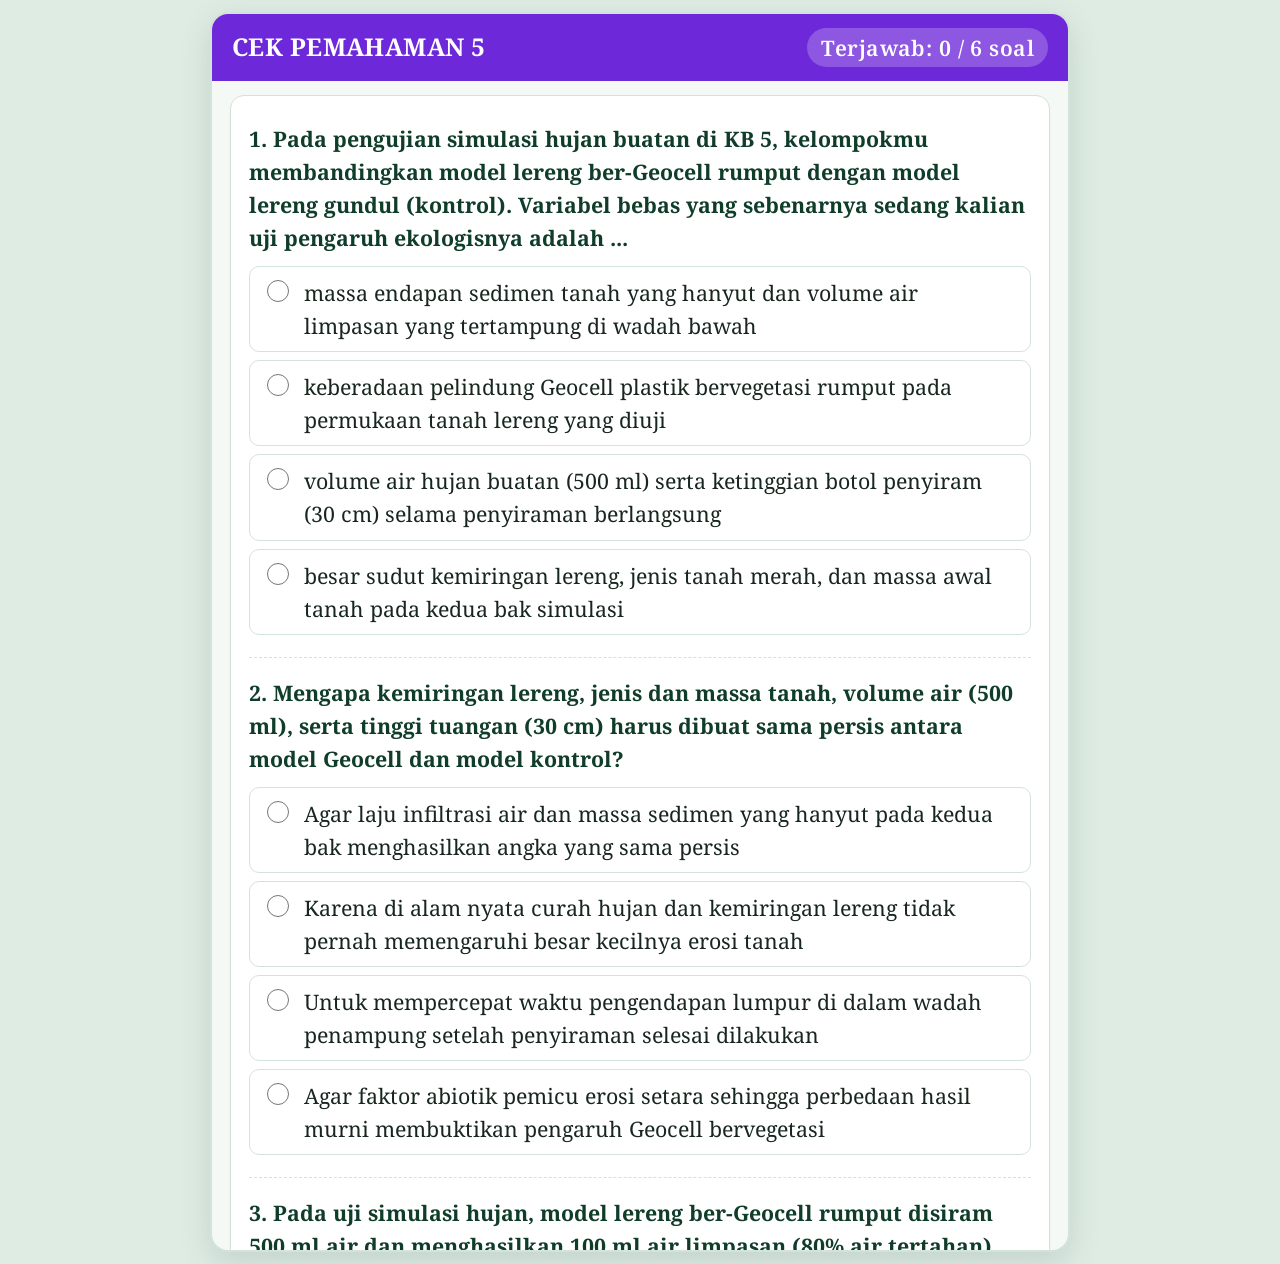
<file: story_content/WebObjects/6nSYEv0VdBv/index.html>
<!DOCTYPE html>
<html lang="id">
<head>
<meta charset="utf-8">
<meta name="viewport" content="width=device-width, initial-scale=1">
<title>Cek Pemahaman 5 - EMILIE | IPA Kelas VII</title>
<link rel="preconnect" href="https://fonts.googleapis.com">
<link rel="preconnect" href="https://fonts.gstatic.com" crossorigin>
<link href="https://fonts.googleapis.com/css2?family=Noto+Serif:ital,wght@0,400;0,600;0,700;1,400&display=swap" rel="stylesheet">
<style>
:root{
  --fs:16pt;
  --g900:#103d2a;
  --g800:#14532d;
  --g700:#1b7a4a;
  --g500:#2f9e63;
  --g200:#bfe3cf;
  --g100:#e7f5ed;
  --bg:#f4f9f6;
  --card:#ffffff;
  --ink:#17261e;
  --mut:#4a5d52;
  --line:#d3e3d9;
  --sky:#0369a1;
  --skybg:#e6f3fb;
  --amb:#b45309;
  --ambbg:#fff3dc;
  --red:#b42318;
  --redbg:#fdecea;
  --pur:#6d28d9;
  --purbg:#f1ebfd;
}
*{box-sizing:border-box}
html,body{
  margin:0;
  padding:0;
  background:#dfece4;
  color:var(--ink);
  font-family:'Noto Serif',Georgia,'Times New Roman',serif;
  font-size:var(--fs);
  line-height:1.55;
  -webkit-text-size-adjust:100%;
}
body{
  display:flex;
  justify-content:center;
  align-items:flex-start;
  min-height:100vh;
  padding:12px;
}
/* Bingkai aplikasi ukuran 860 x 1240 piksel */
.app-frame{
  width:860px;
  max-width:100%;
  height:1240px;
  background:var(--bg);
  border:2px solid var(--line);
  border-radius:18px;
  box-shadow:0 10px 32px rgba(16,61,42,.14);
  display:flex;
  flex-direction:column;
  overflow:hidden;
  position:relative;
}
.stage-head{
  display:flex;
  flex-wrap:wrap;
  justify-content:space-between;
  align-items:center;
  gap:8px 12px;
  padding:14px 20px;
  background:var(--pur);
  color:#fff;
  font-weight:700;
  letter-spacing:.02em;
  flex-shrink:0;
}
.stage-head h1{
  margin:0;
  font-size:1.15em;
  color:#fff;
  line-height:1.25;
}
.stage-head .prog-pill{
  font-weight:600;
  font-size:16pt;
  background:rgba(255,255,255,.22);
  border-radius:999px;
  padding:3px 14px;
  white-space:nowrap;
}
/* Kotak identitas hasil cetak (tampil saat nama diisi atau saat cetak) */
.student-banner{
  background:var(--g100);
  border-bottom:2px solid var(--g200);
  padding:10px 20px;
  display:none;
  flex-wrap:wrap;
  justify-content:space-between;
  gap:6px 16px;
  font-size:16pt;
  color:var(--g900);
  flex-shrink:0;
}
.student-banner.show{
  display:flex;
}
.scroll-area{
  flex:1;
  overflow-y:auto;
  padding:14px 18px 22px;
}
.quiz{
  background:var(--card);
  border:1px solid var(--line);
  border-radius:14px;
  padding:8px 18px 18px;
  margin:0;
  box-shadow:0 1px 3px rgba(16,61,42,.05);
}
.qc{
  border-bottom:1.5px dashed var(--line);
  padding:14px 0;
  transition:background .2s,border-color .2s;
}
.qc:last-of-type{border-bottom:0}
.qc.unanswered-hl{
  background:var(--ambbg);
  border-left:5px solid var(--amb);
  padding-left:12px;
  padding-right:8px;
  border-radius:8px;
}
.qs{
  font-weight:700;
  margin:.2em 0 .55em;
  color:var(--g900);
  font-size:16pt;
}
.opt{
  display:flex;
  gap:12px;
  align-items:flex-start;
  padding:9px 12px;
  border:1.5px solid var(--line);
  border-radius:10px;
  margin:8px 0;
  cursor:pointer;
  background:#fff;
  font-size:16pt;
}
.opt:hover{border-color:var(--g500)}
.opt.ok{background:#e1f5e8;border-color:#2f9e63}
.opt.bad{background:var(--redbg);border-color:#e07a70}
input[type=radio]{
  width:22px;
  height:22px;
  margin-top:4px;
  accent-color:var(--g700);
  flex:none;
  cursor:pointer;
}
.mrow{
  display:grid;
  grid-template-columns:1fr 1.15fr;
  gap:10px;
  align-items:center;
  margin:8px 0;
  padding:6px 8px;
  background:#f9fcfa;
  border-radius:8px;
  border:1px solid #e3efe7;
}
@media(max-width:620px){
  .mrow{grid-template-columns:1fr}
}
select,input[type=text]{
  width:100%;
  font-family:'Noto Serif',Georgia,'Times New Roman',serif;
  font-size:16pt;
  padding:8px 10px;
  border:1.5px solid #b9d0c3;
  border-radius:9px;
  background:#fff;
  color:var(--ink);
}
select:focus,input[type=text]:focus,button:focus-visible{
  outline:3px solid #8fd4ae;
  outline-offset:1px;
}
.fb{
  margin:10px 0 0;
  padding:10px 14px;
  border-radius:10px;
  font-size:16pt;
  display:none;
}
.fb.ok{display:block;background:#e1f5e8;color:#14532d;border-left:5px solid #2f9e63}
.fb.bad{display:block;background:var(--redbg);color:#7a1d14;border-left:5px solid #e07a70}
.warn-box{
  display:none;
  margin:12px 0;
  padding:12px 16px;
  border-radius:10px;
  background:var(--ambbg);
  border-left:6px solid var(--amb);
  color:#78350f;
  font-weight:600;
  font-size:16pt;
}
.warn-box.show{display:block}
.qscore{
  font-weight:700;
  color:var(--g900);
  margin:12px 0 4px;
  padding:12px 16px;
  background:var(--g100);
  border-left:6px solid var(--g700);
  border-radius:10px;
  display:none;
  font-size:16pt;
}
.qscore.show{display:block}
.btns{
  display:flex;
  flex-wrap:wrap;
  gap:10px;
  margin:16px 0 6px;
  align-items:center;
}
.btn{
  display:inline-flex;
  align-items:center;
  justify-content:center;
  gap:8px;
  background:var(--g700);
  color:#fff;
  border:0;
  border-radius:10px;
  padding:10px 18px;
  font-family:'Noto Serif',Georgia,'Times New Roman',serif;
  font-size:16pt;
  font-weight:700;
  cursor:pointer;
  transition:background .15s,opacity .15s,transform .1s;
}
.btn:hover{background:var(--g800)}
.btn.unready{
  background:#7c9a89;
  opacity:.78;
}
.btn.unready:hover{
  background:#698776;
}
.btn.sec{
  background:#fff;
  color:var(--g800);
  border:1.5px solid var(--g500);
}
.btn.sec:hover{background:var(--g100)}
.btn.prt{
  background:var(--sky);
  color:#fff;
}
.btn.prt:hover{background:#075985}

/* Modal Input Nama Murid Sebelum Cetak */
.modal-backdrop{
  position:fixed;
  inset:0;
  background:rgba(16,61,42,.55);
  display:none;
  align-items:center;
  justify-content:center;
  padding:16px;
  z-index:100;
}
.modal-backdrop.open{
  display:flex;
}
.modal-card{
  background:#fff;
  border:2px solid var(--g500);
  border-radius:16px;
  width:100%;
  max-width:520px;
  padding:20px 22px;
  box-shadow:0 16px 40px rgba(0,0,0,.28);
}
.modal-card h2{
  margin:0 0 8px;
  font-size:1.15em;
  color:var(--g900);
}
.modal-card p{
  margin:0 0 12px;
  font-size:16pt;
}
.modal-fld{
  margin:10px 0;
}
.modal-fld label{
  display:block;
  font-weight:700;
  margin-bottom:4px;
  color:var(--g900);
}
.modal-err{
  display:none;
  color:var(--red);
  background:var(--redbg);
  border-left:4px solid var(--red);
  padding:8px 12px;
  border-radius:6px;
  margin-top:8px;
  font-weight:600;
}
.modal-err.show{display:block}

@media print{
  @page{size:A4 portrait;margin:12mm}
  html,body{
    background:#fff!important;
    padding:0!important;
    height:auto!important;
    overflow:visible!important;
  }
  .app-frame{
    width:100%!important;
    height:auto!important;
    border:0!important;
    box-shadow:none!important;
    overflow:visible!important;
  }
  .scroll-area{
    overflow:visible!important;
    padding:10px 0!important;
  }
  .student-banner{
    display:flex!important;
    border:1.5px solid var(--g700)!important;
    border-radius:10px;
    margin:10px 0;
  }
  .noprint,.btns,.modal-backdrop,.warn-box{
    display:none!important;
  }
  .qc,.opt,.mrow,.fb{
    break-inside:avoid;
  }
  *{-webkit-print-color-adjust:exact;print-color-adjust:exact}
}
</style>
</head>
<body>
<div class="app-frame" role="main">
  <header class="stage-head">
    <h1>CEK PEMAHAMAN 5</h1>
    <span class="prog-pill" id="progText">Terjawab: 0 / 6 soal</span>
  </header>

  <div class="student-banner" id="studentBanner">
    <div><b>Nama Murid:</b> <span id="outNama">-</span></div>
    <div id="wrapKelas"><b>Kelas:</b> <span id="outKelas">-</span></div>
    <div><b>Waktu Cetak:</b> <span id="outWaktu">-</span></div>
  </div>

  <div class="scroll-area" id="scrollArea">
    <div class="quiz" id="quizBox"></div>
  </div>
</div>

<!-- Modal Tulis Nama Murid sebelum Cetak ke PDF -->
<div class="modal-backdrop" id="printModal" role="dialog" aria-modal="true" aria-labelledby="modalTitle">
  <div class="modal-card">
    <h2 id="modalTitle">Cetak Hasil Jawaban ke PDF</h2>
    <p>Tuliskan nama lengkapmu terlebih dahulu agar tercetak pada lembar hasil jawaban Cek Pemahaman 5.</p>
    <div class="modal-fld">
      <label for="inpNama">Nama Murid <span style="color:var(--red)">*</span></label>
      <input type="text" id="inpNama" placeholder="Ketik nama lengkapmu..." autocomplete="name">
    </div>
    <div class="modal-fld">
      <label for="inpKelas">Kelas (opsional)</label>
      <input type="text" id="inpKelas" placeholder="Contoh: VII A">
    </div>
    <div class="modal-err" id="modalErr">Harap tuliskan namamu terlebih dahulu sebelum melanjutkan mencetak!</div>
    <div class="btns" style="justify-content:flex-end;margin-top:16px">
      <button type="button" class="btn sec" id="btnCancelPrint">Batal</button>
      <button type="button" class="btn prt" id="btnConfirmPrint">&#128424; Lanjutkan Cetak PDF</button>
    </div>
  </div>
</div>

<script>
(function(){
  'use strict';

  const Q = [
    {t:'mcq', q:'Pada pengujian simulasi hujan buatan di KB 5, kelompokmu membandingkan model lereng ber-Geocell rumput dengan model lereng gundul (kontrol). Variabel bebas yang sebenarnya sedang kalian uji pengaruh ekologisnya adalah ...',
     o:[
       'massa endapan sedimen tanah yang hanyut dan volume air limpasan yang tertampung di wadah bawah',
       'keberadaan pelindung Geocell plastik bervegetasi rumput pada permukaan tanah lereng yang diuji',
       'volume air hujan buatan (500 ml) serta ketinggian botol penyiram (30 cm) selama penyiraman berlangsung',
       'besar sudut kemiringan lereng, jenis tanah merah, dan massa awal tanah pada kedua bak simulasi'
     ], a:1, e:'Variabel bebas adalah faktor perlakuan yang sengaja dibedakan oleh peneliti (ada tidaknya Geocell bervegetasi rumput). Massa sedimen dan volume limpasan adalah variabel terikat, sedangkan volume air, tinggi curahan, tanah, dan kemiringan adalah variabel kontrol.'},
    {t:'mcq', q:'Mengapa kemiringan lereng, jenis dan massa tanah, volume air (500 ml), serta tinggi tuangan (30 cm) harus dibuat sama persis antara model Geocell dan model kontrol?',
     o:[
       'Agar laju infiltrasi air dan massa sedimen yang hanyut pada kedua bak menghasilkan angka yang sama persis',
       'Karena di alam nyata curah hujan dan kemiringan lereng tidak pernah memengaruhi besar kecilnya erosi tanah',
       'Untuk mempercepat waktu pengendapan lumpur di dalam wadah penampung setelah penyiraman selesai dilakukan',
       'Agar faktor abiotik pemicu erosi setara sehingga perbedaan hasil murni membuktikan pengaruh Geocell bervegetasi'
     ], a:3, e:'Dalam penyelidikan ilmiah yang adil (fair test), seluruh faktor abiotik pemicu erosi (kemiringan, tanah, volume dan tinggi curahan hujan) wajib dikendalikan sebagai variabel kontrol agar perbedaan sedimen benar-benar berasal dari perlindungan Geocell bervegetasi.'},
    {t:'mcq', q:'Pada uji simulasi hujan, model lereng ber-Geocell rumput disiram 500 ml air dan menghasilkan 100 ml air limpasan (80% air tertahan), sedangkan model kontrol menghasilkan 350 ml limpasan (hanya 30% air tertahan). Apa makna ekologis dari tingginya persentase air yang tertahan pada lereng ber-Geocell?',
     o:[
       'Sebagian besar air hujan berhasil meresap (infiltrasi) ke pori tanah untuk mendukung pertumbuhan akar rumput dan biota tanah',
       'Sebagian besar air hujan menguap kembali ke udara (evaporasi) seketika saat menyentuh permukaan pita plastik kemasan',
       'Air hujan tertahan di atas lembaran plastik kedap air tanpa meresap ke dalam lapisan tanah perakaran rumput',
       'Tanah pada model kontrol memiliki daya serap air (infiltrasi) yang lebih tinggi karena tidak terhalang oleh akar rumput'
     ], a:0, e:'Air tertahan sebesar 80% (400 ml dari 500 ml) menunjukkan bahwa struktur sel Geocell dan perakaran rumput memperlambat aliran permukaan sehingga air hujan sempat meresap (infiltrasi) ke dalam pori tanah dan menjaga kelembapan ekosistem.'},
    {t:'mcq', q:'Dari pengujian diperoleh massa sedimen tanah yang hanyut pada model kontrol = 50 gram, sedangkan pada model Geocell bervegetasi = 15 gram (pengurangan sedimen 70%). Dampak positif pengurangan erosi sebesar 70% ini bagi komponen ekosistem lereng adalah ...',
     o:[
       'mempercepat pemindahan unsur hara mineral dari lereng atas menuju perairan sungai di bagian hilir',
       'menjaga lapisan tanah atas berhumus tetap berada di lereng untuk menopang produsen, cacing tanah, dan pengurai',
       'menurunkan populasi detritivor dan bakteri pengurai karena tanah di dalam sel menjadi lebih stabil',
       'menghentikan proses pelapukan batuan dasar di bawah lereng karena permukaan tanah tertutup oleh rumput'
     ], a:1, e:'Pengurangan sedimen sebesar 70% berarti lapisan tanah atas (topsoil) yang kaya humus dan unsur hara berhasil dipertahankan di lereng, sehingga ketersediaan nutrisi bagi rumput (produsen) serta habitat cacing tanah dan pengurai tetap terjaga.'},
    {t:'mcq', q:'Kelompok A menguji Geocell sehari setelah rumput ditanam dan hanya memperoleh pengurangan sedimen 18%. Kelompok B merawat rumputnya selama 3 minggu hingga berakar lebat lalu mengujinya, dan memperoleh pengurangan sedimen 68%. Perbedaan hasil ini membuktikan konsep ekologi bahwa ...',
     o:[
       'simpul anyaman plastik kemasan mengalami penyusutan ukuran lubang secara otomatis setelah terkena air selama tiga minggu',
       'tanah merah di dalam bak berubah sifat menjadi batuan keras yang kedap air setelah didiamkan selama tiga minggu',
       'jaringan akar serabut rumput membutuhkan waktu tumbuh dan beradaptasi untuk mencengkeram partikel tanah secara kuat',
       'rumput yang baru ditanam sehari menyerap air hujan terlalu banyak sehingga tanah di sekitarnya menjadi lebih mudah hanyut'
     ], a:2, e:'Sesuai hasil penelitian (Thiju & Jamsawang, 2026), efektivitas pengendalian erosi meningkat signifikan seiring bertambahnya umur tumbuh rumput karena jaringan akar serabut makin rapat mengikat butiran tanah (meningkatkan kohesi).'},
    {t:'mcq', q:'Jika Geocell dari plastik kemasan jajanan dipasang pada lereng yang sebenarnya, tindakan yang paling tepat untuk mengatasi risiko terbentuknya mikroplastik sesuai penyebabnya adalah ...',
     o:[
       'membiarkan panel plastik terbuka di atas permukaan tanah agar terkena terik matahari langsung dan cepat menyatu dengan tanah',
       'menimbun Geocell dengan tanah agar tidak terkena matahari langsung, menghindarkannya dari gesekan, dan mengangkatnya setelah rumput tumbuh kuat',
       'menyiram panel plastik dengan air panas setiap minggu agar ikatan polimernya melunak dan mudah dicerna oleh cacing tanah',
       'membakar sisa anyaman plastik tepat di atas permukaan lereng setelah rumput tumbuh agar abunya berubah menjadi humus'
     ], a:1, e:'Mikroplastik terbentuk akibat paparan sinar matahari langsung (fotodegradasi), gesekan fisik, dan sifat plastik yang tidak dapat diuraikan pengurai. Karena itu, Geocell harus ditimbun tanah agar terlindung dari matahari, dijaga dari gesekan, dan diangkat kembali setelah akar rumput kuat mengikat tanah.'}
  ];

  const box = document.getElementById('quizBox');
  const progText = document.getElementById('progText');
  const printModal = document.getElementById('printModal');
  const inpNama = document.getElementById('inpNama');
  const inpKelas = document.getElementById('inpKelas');
  const modalErr = document.getElementById('modalErr');
  const studentBanner = document.getElementById('studentBanner');
  const outNama = document.getElementById('outNama');
  const outKelas = document.getElementById('outKelas');
  const wrapKelas = document.getElementById('wrapKelas');
  const outWaktu = document.getElementById('outWaktu');

  function esc(s){
    return String(s).replace(/[&<>"]/g, function(m){
      return {'&':'&amp;','<':'&lt;','>':'&gt;','"':'&quot;'}[m];
    });
  }

  function fmt(x, d){
    if (!isFinite(x)) return '-';
    d = d == null ? 1 : d;
    const r = Math.round(x * Math.pow(10, d)) / Math.pow(10, d);
    let s = r.toFixed(d);
    if (s.indexOf('.') > -1) s = s.replace(/0+$/, '').replace(/\.$/, '');
    return s.replace('.', ',');
  }

  function shuffled(arr, seed){
    const a = arr.map(function(x, i){ return [x, i]; });
    let s = seed * 7919 + 13;
    for (let i = a.length - 1; i > 0; i--){
      s = (s * 9301 + 49297) % 233280;
      const j = Math.floor(s / 233280 * (i + 1));
      const t = a[i]; a[i] = a[j]; a[j] = t;
    }
    if (a.every(function(x, i){ return x[1] === i; })) a.push(a.shift());
    return a;
  }

  function renderQuiz(){
    let h = '';
    Q.forEach(function(q, i){
      h += '<div class="qc" data-i="' + i + '" id="qc-' + i + '"><p class="qs">' + (i + 1) + '. ' + q.q + '</p>';
      if (q.t === 'match'){
        const opts = shuffled(q.p.map(function(p){ return p[1]; }), i + 3).map(function(x){ return x[0]; });
        q.p.forEach(function(p, j){
          h += '<div class="mrow"><span>' + esc(p[0]) + '</span><select data-j="' + j + '" aria-label="' + esc(p[0]) + '"><option value="">Pilih pasangan...</option>' + opts.map(function(o){ return '<option>' + esc(o) + '</option>'; }).join('') + '</select></div>';
        });
      } else if (q.t === 'order'){
        h += shuffled(q.items, i + 7).map(function(pr){
          return '<div class="mrow"><span>' + esc(pr[0]) + '</span><select data-orig="' + pr[1] + '" aria-label="Urutan ' + esc(pr[0]) + '"><option value="">Urutan ke-</option>' + q.items.map(function(_, k){ return '<option value="' + (k + 1) + '">' + (k + 1) + '</option>'; }).join('') + '</select></div>';
        }).join('');
      } else {
        q.o.forEach(function(o, k){
          h += '<label class="opt"><input type="radio" name="f5-' + i + '" value="' + k + '"><span>' + o + '</span></label>';
        });
      }
      h += '<div class="fb"></div></div>';
    });
    h += '<div class="warn-box" id="warnBox" role="alert"></div>';
    h += '<div class="btns noprint">' +
         '<button type="button" class="btn unready" id="btnCheck" data-act="check">Periksa Jawaban</button>' +
         '<button type="button" class="btn sec" id="btnReset" data-act="reset">Ulangi</button>' +
         '<button type="button" class="btn prt" id="btnPrint" data-act="print">&#128424; Cetak ke PDF</button>' +
         '</div>';
    h += '<div class="qscore" id="qScore" aria-live="polite"></div>';
    box.innerHTML = h;
  }

  function getUnanswered(){
    const missing = [];
    const qcs = Array.from(box.querySelectorAll('.qc'));
    qcs.forEach(function(qc, i){
      const q = Q[i];
      let complete = false;
      if (q.t === 'match' || q.t === 'order'){
        const sels = Array.from(qc.querySelectorAll('select'));
        complete = sels.every(function(s){ return s.value !== ''; });
      } else {
        complete = !!qc.querySelector('input[type=radio]:checked');
      }
      if (!complete) missing.push(i + 1);
    });
    return missing;
  }

  function updateStatus(){
    const missing = getUnanswered();
    const answered = Q.length - missing.length;
    progText.textContent = 'Terjawab: ' + answered + ' / ' + Q.length + ' soal';
    const btnCheck = document.getElementById('btnCheck');
    const warnBox = document.getElementById('warnBox');
    if (missing.length === 0){
      btnCheck.classList.remove('unready');
      warnBox.classList.remove('show');
      warnBox.textContent = '';
    } else {
      btnCheck.classList.add('unready');
    }
    Array.from(box.querySelectorAll('.qc')).forEach(function(qc, idx){
      if (missing.indexOf(idx + 1) === -1) qc.classList.remove('unanswered-hl');
    });
  }

  function checkQuiz(){
    const missing = getUnanswered();
    const warnBox = document.getElementById('warnBox');
    const qcs = Array.from(box.querySelectorAll('.qc'));

    if (missing.length > 0){
      qcs.forEach(function(qc, idx){
        qc.classList.toggle('unanswered-hl', missing.indexOf(idx + 1) !== -1);
      });
      warnBox.innerHTML = '&#9888;&#65039; <b>Peringatan:</b> Kamu belum menjawab semua soal! Silakan lengkapi dulu <b>Soal nomor ' + missing.join(', ') + '</b> (masih ada ' + missing.length + ' soal yang belum lengkap) agar tombol Periksa Jawaban dapat memproses nilaimu.';
      warnBox.classList.add('show');
      const firstMissing = document.getElementById('qc-' + (missing[0] - 1));
      if (firstMissing) firstMissing.scrollIntoView({behavior:'smooth', block:'center'});
      return;
    }

    warnBox.classList.remove('show');
    let score = 0;
    qcs.forEach(function(qc, i){
      qc.classList.remove('unanswered-hl');
      const q = Q[i];
      let ok = 0;
      if (q.t === 'match'){
        const sels = Array.from(qc.querySelectorAll('select'));
        let c = 0;
        sels.forEach(function(s, j){ if (s.value === q.p[j][1]) c++; });
        ok = c / q.p.length;
      } else if (q.t === 'order'){
        const sels = Array.from(qc.querySelectorAll('select'));
        let c = 0;
        sels.forEach(function(s){
          if (s.value && parseInt(s.value, 10) - 1 === parseInt(s.dataset.orig, 10)) c++;
        });
        ok = c / q.items.length;
      } else {
        const ch = qc.querySelector('input:checked');
        ok = ch && parseInt(ch.value, 10) === q.a ? 1 : 0;
        Array.from(qc.querySelectorAll('.opt')).forEach(function(op, k){
          op.classList.remove('ok', 'bad');
          if (k === q.a) op.classList.add('ok');
          else if (ch && parseInt(ch.value, 10) === k) op.classList.add('bad');
        });
      }
      const fb = qc.querySelector('.fb');
      fb.className = 'fb ' + (ok === 1 ? 'ok' : 'bad');
      fb.innerHTML = (ok === 1 ? '<b>Tepat.</b> ' : (ok > 0 ? '<b>Sebagian benar.</b> ' : '<b>Belum tepat.</b> ')) + (q.e || '') + ((q.t === 'mcq' || !q.t) && ok !== 1 ? ' <b>Jawaban tepat: ' + q.o[q.a] + '</b>' : '');
      score += ok;
    });

    const n = Q.length, pct = Math.round(score / n * 100);
    const scEl = document.getElementById('qScore');
    scEl.textContent = 'Skor: ' + fmt(score, 1) + ' dari ' + n + ' (' + pct + '%). ' + (pct >= 85 ? 'Sangat baik!' : pct >= 60 ? 'Bagus. Periksa kembali bagian yang masih keliru.' : 'Pelajari lagi materinya, lalu coba ulangi.');
    scEl.classList.add('show');
    scEl.scrollIntoView({behavior:'smooth', block:'nearest'});
  }

  function resetQuiz(){
    Array.from(box.querySelectorAll('input[type=radio]')).forEach(function(r){ r.checked = false; });
    Array.from(box.querySelectorAll('select')).forEach(function(s){ s.value = ''; });
    Array.from(box.querySelectorAll('.opt')).forEach(function(o){ o.classList.remove('ok', 'bad'); });
    Array.from(box.querySelectorAll('.qc')).forEach(function(qc){ qc.classList.remove('unanswered-hl'); });
    Array.from(box.querySelectorAll('.fb')).forEach(function(f){ f.className = 'fb'; f.innerHTML = ''; });
    const scEl = document.getElementById('qScore');
    scEl.classList.remove('show');
    scEl.textContent = '';
    const warnBox = document.getElementById('warnBox');
    warnBox.classList.remove('show');
    warnBox.textContent = '';
    updateStatus();
    document.getElementById('scrollArea').scrollTo({top:0, behavior:'smooth'});
  }

  function openPrintModal(){
    modalErr.classList.remove('show');
    printModal.classList.add('open');
    setTimeout(function(){ inpNama.focus(); }, 50);
  }

  function closePrintModal(){
    printModal.classList.remove('open');
  }

  function confirmPrint(){
    const nama = inpNama.value.trim();
    const kelas = inpKelas.value.trim();
    if (!nama){
      modalErr.classList.add('show');
      inpNama.focus();
      return;
    }
    outNama.textContent = nama;
    if (kelas){
      outKelas.textContent = kelas;
      wrapKelas.style.display = '';
    } else {
      wrapKelas.style.display = 'none';
    }
    outWaktu.textContent = new Date().toLocaleString('id-ID', {
      day:'2-digit', month:'long', year:'numeric', hour:'2-digit', minute:'2-digit'
    });
    studentBanner.classList.add('show');
    closePrintModal();
    setTimeout(function(){ window.print(); }, 150);
  }

  renderQuiz();
  updateStatus();

  box.addEventListener('change', updateStatus);
  box.addEventListener('click', function(e){
    const b = e.target.closest('button[data-act]');
    if (!b) return;
    const act = b.dataset.act;
    if (act === 'check') checkQuiz();
    else if (act === 'reset') resetQuiz();
    else if (act === 'print') openPrintModal();
  });

  document.getElementById('btnCancelPrint').addEventListener('click', closePrintModal);
  document.getElementById('btnConfirmPrint').addEventListener('click', confirmPrint);
  inpNama.addEventListener('input', function(){
    if (inpNama.value.trim()) modalErr.classList.remove('show');
  });
  printModal.addEventListener('keydown', function(e){
    if (e.key === 'Escape') closePrintModal();
    else if (e.key === 'Enter'){
      e.preventDefault();
      confirmPrint();
    }
  });
})();
</script>
</body>
</html>
</file>
<file: html5/data/css/output.min.css>
@font-face {
  font-family: 'LatoBold Charset1_ Bold610D666F';
  src: url('[data-uri]');
  font-style: normal;
  font-weight: bold;
}
@font-face {
  font-family: 'Lato Charset1_ 5WJpooJa23B0863A';
  src: url('[data-uri]');
  font-style: normal;
  font-weight: normal;
}
@font-face {
  font-family: 'Cambria Charset1_ 6EaQw27F98AD2';
  src: url('[data-uri]');
  font-style: normal;
  font-weight: normal;
}
@font-face {
  font-family: 'CambriaBold CharsetBold6A63E9B8';
  src: url('[data-uri]');
  font-style: normal;
  font-weight: bold;
}
@font-face {
  font-family: 'Cambria Charset0_v2mMMc7E6B6FA5';
  src: url('[data-uri]');
  font-style: normal;
  font-weight: normal;
}
@font-face {
  font-family: 'CambriaBold CharsetBold12509754';
  src: url('[data-uri]');
  font-style: normal;
  font-weight: bold;
}
.cs-HTML {
  background: rgba(40, 40, 40, 1);
}
.cs-npnxnanbnsnfns00000000001 .cs-infopanel  {
  box-shadow: 0 1px 0 rgba(0, 0, 0, 0);
  background: rgba(255, 255, 255, 1);
}
.cs-npnxnanbnsnfns00000000001 .cs-infopanel .cs-link {
  color: rgba(186, 187, 186, 1);
}
.cs-npnxnanbnsnfns00000000001 .cs-infopanel .cs-link:hover {
  color: rgba(255, 255, 255, 1);
}
.cs-npnxnanbnsnfns00000000001 .cs-infopanel .cs-name {
  color: rgba(68, 68, 68, 1);
}
.cs-npnxnanbnsnfns00000000001 .cs-infopanel .cs-title {
  color: rgba(153, 153, 153, 1);
}
.cs-npnxnanbnsnfns00000000001 .cs-infopanelpopup  {
  box-shadow: 0 1px 0 rgba(0, 0, 0, 0);
  background: rgba(0, 0, 0, 0);
}
.cs-npnxnanbnsnfns00000000001 .cs-infopanelpopup .cs-link {
  color: rgba(255, 0, 0, 1);
}
.cs-npnxnanbnsnfns00000000001 .cs-infopanelpopup .cs-link:hover {
  color: rgba(255, 255, 255, 1);
}
.cs-npnxnanbnsnfns00000000001 .cs-infopanelpopup .cs-name {
  color: rgba(255, 255, 255, 1);
}
.cs-npnxnanbnsnfns00000000001 .cs-infopanelpopup .cs-bio {
  color: rgba(186, 187, 186, 1);
}
.cs-npnxnanbnsnfns00000000001 .cs-timer  {
  color: rgba(186, 187, 186, 1);
}
.cs-npnxnanbnsnfns00000000001 .cs-duration stop:first-child {
  stop-color: rgba(60, 60, 60, 1);
}
.cs-npnxnanbnsnfns00000000001 .cs-duration stop:last-child {
  stop-color: rgba(60, 60, 60, 1);
}
.cs-npnxnanbnsnfns00000000001 .cs-elapsed stop:first-child {
  stop-color: rgba(254, 227, 71, 1);
}
.cs-npnxnanbnsnfns00000000001 .cs-elapsed stop:last-child {
  stop-color: rgba(254, 227, 71, 1);
}
.cs-npnxnanbnsnfns00000000001 .cs-timer .cs-pie .cs-innerstroke {
  stroke: rgba(199, 199, 199, 1);
}
.cs-npnxnanbnsnfns00000000001 .cs-timer .cs-pie .cs-innerborder {
  stroke: rgba(255, 255, 255, 1);
}
.cs-npnxnanbnsnfns00000000001 .cs-window  {
  box-shadow: 0 8px 5px rgba(0, 0, 0, 0.2);
  border-color: rgba(49, 99, 0, 0);
  background: rgba(33, 33, 33, 1);
  color: rgba(248, 248, 248, 1);
}
.cs-npnxnanbnsnfns00000000001 .cs-window .cs-diva {
  border-color: rgba(78, 78, 78, 1);
}
.cs-npnxnanbnsnfns00000000001 .cs-window .cs-divb {
  border-color: rgba(78, 78, 78, 0);
}
.cs-npnxnanbnsnfns00000000001 .cs-editor .cs-editor-slide {
  color: rgba(226, 226, 226, 1);
}
.cs-npnxnanbnsnfns00000000001 .cs-editor .cs-editor-html {
  color: rgba(186, 187, 186, 1);
}
.cs-npnxnanbnsnfns00000000001 .cs-editor .cs-editor-button {
  text-shadow: 0 1px 0 rgba(0, 0, 0, 0);
  color: rgba(255, 255, 255, 1);
  border-color: rgba(211, 211, 211, 1);
  background: rgba(34, 34, 34, 1);
}
.cs-npnxnanbnsnfns00000000001 .cs-editor .cs-editor-button:hover {
  background: rgba(68, 68, 68, 1);
}
.cs-npnxnanbnsnfns00000000001 .cs-editor .cs-editor-button:active {
  background: rgba(68, 68, 68, 1);
}
.cs-npnxnanbnsnfns00000000001 .cs-listitem  {
  color: rgba(186, 187, 186, 1);
  border-color: none;
  border: 1px solid transparent;
}
.cs-npnxnanbnsnfns00000000001 .cs-listitem:hover {
  background: rgba(255, 255, 255, 0.06);
  border-color: rgba(108, 108, 108, 1) !important;
  border-width: 1px;
  border-radius: 2px;
  border-style: solid;
  box-sizing: border-box;
}
.cs-npnxnanbnsnfns00000000001 .cs-listitem.hover {
  background: rgba(255, 255, 255, 0.06);
  border-color: rgba(108, 108, 108, 1) !important;
  border-width: 1px;
  border-radius: 2px;
  border-style: solid;
  box-sizing: border-box;
}
.cs-npnxnanbnsnfns00000000001 .cs-glossary  {
  color: rgba(186, 187, 186, 1);
}
.cs-npnxnanbnsnfns00000000001 .cs-glossary .cs-scrolling-panel {
  background: rgba(0, 0, 0, 0);
}
.cs-npnxnanbnsnfns00000000001 .cs-glossary .cs-term.cs-selected .cs-choice-list-trigger {
  color: rgba(255, 255, 255, 1);
  background: rgba(255, 255, 255, 1);
}
.cs-npnxnanbnsnfns00000000001 .cs-glossary .cs-term.cs-selected .cs-choice-list-trigger:focus {
  color: rgba(255, 255, 255, 1);
  background: rgba(255, 255, 255, 1);
}
.cs-npnxnanbnsnfns00000000001 .cs-glossary .cs-term:hover .cs-choice-list-trigger {
  background: rgba(186, 187, 186, 1);
}
.cs-npnxnanbnsnfns00000000001 .cs-glossary .cs-term.hover .cs-choice-list-trigger {
  background: rgba(186, 187, 186, 1);
}
.cs-npnxnanbnsnfns00000000001 .cs-glossary .cs-term .cs-choice-list-trigger:focus {
  background: rgba(186, 187, 186, 1);
}
.cs-npnxnanbnsnfns00000000001 .cs-glossary .cs-diva {
  border-color: rgba(0, 0, 0, 0);
}
.cs-npnxnanbnsnfns00000000001 .cs-glossary .cs-divb {
  border-color: rgba(0, 0, 0, 0);
}
.cs-npnxnanbnsnfns00000000001 .cs-glossary .cs-divc {
  border-color: rgba(0, 0, 0, 0);
}
.cs-npnxnanbnsnfns00000000001 .cs-glossary .cs-heading {
  color: rgba(248, 248, 248, 1);
  font-weight: 700;
}
.note-content p span {
  color: rgba(186, 187, 186, 1);
  line-height: 1.4em;
  font-size: 103.769%;
}
.cs-npnxnanbnsnfns00000000001 .cs-resource .cs-separator {
  border-color: rgba(0, 0, 0, 0);
}
.cs-npnxnanbnsnfns00000000001 .cs-outline  {
  color: rgba(45, 45, 45, 1);
}
.cs-npnxnanbnsnfns00000000001 .cs-outline .cs-diva {
  border-color: rgba(0, 0, 0, 0);
}
.cs-npnxnanbnsnfns00000000001 .cs-outline .cs-divb {
  border-color: rgba(0, 0, 0, 0);
}
.cs-npnxnanbnsnfns00000000001 .cs-outline .cs-divc {
  border-color: rgba(0, 0, 0, 0);
}
.cs-npnxnanbnsnfns00000000001 .cs-outline .cs-search-filter:hover {
  color: rgba(0, 0, 0, 0);
}
.cs-npnxnanbnsnfns00000000001 .cs-outline .cs-search-filter.hover {
  color: rgba(0, 0, 0, 0);
}
.cs-npnxnanbnsnfns00000000001 .cs-transcript  {
  color: rgba(255, 255, 255, 1);
}
.cs-npnxnanbnsnfns00000000001 .cs-transcript .cs-div {
  border-color: rgba(0, 0, 0, 0);
}
.cs-npnxnanbnsnfns00000000001 .cs-tabs:not(.topmenu-item) {
  color: rgba(248, 248, 248, 1);
}
.cs-npnxnanbnsnfns00000000001 .cs-tabs .cs-inner-button:not(.topmenu-item) {
  text-shadow: 0 1px 0 rgba(0, 0, 0, 0);
}
.cs-npnxnanbnsnfns00000000001 .cs-tabs:hover:not(.topmenu-item) {
  color: rgba(248, 248, 248, 1);
}
.cs-npnxnanbnsnfns00000000001 .cs-tabs.cs-selected {
  background: rgba(0, 0, 0, 0);
  color: rgba(248, 248, 248, 1);
}
.cs-npnxnanbnsnfns00000000001 .cs-seekcontrol  {
  background: rgba(0, 0, 0, 0);
  border-color: rgba(0, 0, 0, 0);
}
.cs-npnxnanbnsnfns00000000001 .cs-seekcontrol .cs-button:hover .cs-icon {
  fill: rgba(255, 255, 255, 1);
}
.cs-npnxnanbnsnfns00000000001 .cs-seekcontrol .cs-button.hover .cs-icon {
  fill: rgba(255, 255, 255, 1);
}
.cs-npnxnanbnsnfns00000000001 .cs-seekcontrol .cs-button .cs-icon-shadow {
  fill: rgba(0, 0, 0, 0);
}
.cs-npnxnanbnsnfns00000000001 .cs-seekcontrol .cs-button .cs-icon {
  fill: rgba(180, 180, 180, 1);
}
.cs-npnxnanbnsnfns00000000001 .cs-seekcontrol .cs-seek .cs-fill {
  background: rgba(255, 255, 255, 0.6);
}
.cs-npnxnanbnsnfns00000000001 .cs-seekcontrol .cs-seek {
  background: rgba(108, 108, 108, 1);
  border-color: rgba(0, 0, 0, 0);
}
.cs-npnxnanbnsnfns00000000001 .cs-searchinput .cs-input {
  color: rgba(186, 187, 186, 1);
  border-color: rgba(0, 0, 0, 0);
  background: rgba(255, 255, 255, 0.06);
}
.cs-npnxnanbnsnfns00000000001 .cs-searchinput .cs-input:focus {
  color: rgba(248, 248, 248, 1);
  background: rgba(41, 41, 41, 1);
}
.cs-npnxnanbnsnfns00000000001 .cs-searchinput .cs-input:hover {
  box-shadow: inset 0 0 1px 0 rgba(69, 126, 19, 0);
}
.cs-npnxnanbnsnfns00000000001 .cs-searchinput .cs-input.hover {
  box-shadow: inset 0 0 1px 0 rgba(69, 126, 19, 0);
}
.cs-npnxnanbnsnfns00000000001 .cs-searchinput .cs-button .cs-icon {
  fill: rgba(186, 187, 186, 1);
}
.cs-npnxnanbnsnfns00000000001 .cs-searchinput .cs-button:hover {
  fill: rgba(63, 133, 0, 1);
}
.cs-npnxnanbnsnfns00000000001 .cs-searchinput .cs-button.hover {
  fill: rgba(63, 133, 0, 1);
}
.cs-npnxnanbnsnfns00000000001 .cs-menu  {
  box-shadow: 0 1px 0 rgba(0, 0, 0, 0);
  background: rgba(33, 33, 33, 1);
}
.cs-npnxnanbnsnfns00000000001 .cs-topmenu-item.active .cs-tab {
  background: rgba(33, 33, 33, 1);
}
.cs-npnxnanbnsnfns00000000001 .cs-logo  {
  box-shadow: 0 1px 0 rgba(37, 75, 0, 1);
  background: rgba(255, 255, 255, 0);
}
.cs-npnxnanbnsnfns00000000001 .cs-checkbox  {
  color: rgba(255, 255, 255, 1);
}
.cs-npnxnanbnsnfns00000000001 .cs-checkbox:hover {
  border-color: rgba(175, 221, 130, 1);
}
.cs-npnxnanbnsnfns00000000001 .cs-checkbox.hover {
  border-color: rgba(175, 221, 130, 1);
}
.cs-npnxnanbnsnfns00000000001 .cs-checkbox .cs-box {
  color: rgba(255, 255, 255, 1);
  border-color: rgba(42, 83, 0, 1);
}
.cs-npnxnanbnsnfns00000000001 .cs-checkbox .cs-box:checked::after {
  color: rgba(43, 196, 0, 1);
}
.cs-npnxnanbnsnfns00000000001 .cs-button  {
  text-shadow: 0 1px 0 rgba(0, 0, 0, 0);
  color: rgba(186, 187, 186, 1);
  border-color: rgba(0, 0, 0, 0);
  background: rgba(0, 0, 0, 0);
  box-shadow: 0 1px 0 rgba(0, 0, 0, 0);
}
.cs-npnxnanbnsnfns00000000001 .cs-button .cs-icon {
  fill: rgba(186, 187, 186, 1);
}
.cs-npnxnanbnsnfns00000000001 .cs-button .cs-icon-shadow {
  fill: rgba(0, 0, 0, 0);
}
.cs-npnxnanbnsnfns00000000001 .cs-button:hover {
  background: rgba(248, 248, 248, 1);
}
.cs-npnxnanbnsnfns00000000001 .cs-button.hover {
  background: rgba(248, 248, 248, 1);
}
.cs-npnxnanbnsnfns00000000001 .cs-button:active {
  background: rgba(0, 0, 0, 0);
}
.cs-npnxnanbnsnfns00000000001 .cs-button.cs-disabled:hover {
  background: rgba(0, 0, 0, 0);
}
.cs-npnxnanbnsnfns00000000001 .cs-button.cs-disabled.hover {
  background: rgba(0, 0, 0, 0);
}
.cs-npnxnanbnsnfns00000000001 .cs-button.cs-disabled:active {
  background: rgba(0, 0, 0, 0);
}
.cs-npnxnanbnsnfns00000000001 .cs-button.cs-volume:hover {
  background: rgba(0, 0, 0, 0);
}
.cs-npnxnanbnsnfns00000000001 .cs-button.cs-volume.hover {
  background: rgba(0, 0, 0, 0);
}
.cs-npnxnanbnsnfns00000000001 .cs-button.cs-volume:active {
  background: rgba(0, 0, 0, 0);
}
.cs-npnxnanbnsnfns00000000001.cs-base  {
  color: rgba(186, 187, 186, 1);
  border-color: rgba(40, 40, 40, 1);
  background: rgba(40, 40, 40, 1);
}
.cs-npnxnanbnsnfns00000000001.cs-base .cs-separator .cs-diva {
  background: rgba(69, 69, 69, 1);
}
.cs-npnxnanbnsnfns00000000001.cs-base .cs-separator .cs-divb {
  background: rgba(0, 0, 0, 0);
}
.cs-npnxnanbnsnfns00000000001.cs-base .cs-topmenu-item.active .cs-tab {
  border-color: rgba(69, 69, 69, 1);
}
.cs-npnxnanbnsnfns00000000001.cs-base .cs-topmenu-item.active .cs-panel {
  border-color: rgba(69, 69, 69, 1);
}
.cs-npnxnanbnsnfns00000000001.cs-base .cs-left {
  background: rgba(33, 33, 33, 1);
}
.cs-npnxnanbnsnfns00000000001.cs-base .cs-area-primary .cs-slide-container {
  background: rgba(40, 40, 40, 1);
}
.cs-npnxnanbnsnfns00000000001.cs-base.cs-custom-theme .cs-brandhighlight-bg {
  background: rgba(79, 189, 244, 1) !important;
}
.cs-npnxnanbnsnfns00000000001.cs-base.cs-custom-theme .cs-brandhighlight-secondary-bg {
  background: rgba(255, 255, 255, 1) !important;
}
.cs-npnxnanbnsnfns00000000001.cs-base.cs-custom-theme .cs-brandhighlight-border {
  border-color: rgba(79, 189, 244, 1) !important;
}
.cs-npnxnanbnsnfns00000000001.cs-base.cs-custom-theme .cs-brandhighlight-text {
  color: rgba(79, 189, 244, 1) !important;
}
.cs-npnxnanbnsnfns00000000001.cs-base.cs-custom-theme .cs-brandhighlight-fill {
  fill: rgba(79, 189, 244, 1) !important;
}
.cs-npnxnanbnsnfns00000000001.cs-base.cs-custom-theme .cs-listitem.cs-selected {
  background-color: rgba(255, 255, 255, 0.06) !important;
}
.cs-npnxnanbnsnfns00000000001 .cs-volume::-moz-range-thumb {
  border-color: rgba(43, 85, 0, 1);
  box-shadow: inset 0 0 1px 0 rgba(43, 85, 0, 1);
  background: rgba(255, 255, 255, 1);
}
.cs-npnxnanbnsnfns00000000001 .cs-volume::-ms-thumb {
  border-color: rgba(43, 85, 0, 1);
  box-shadow: inset 0 0 1px 0 rgba(43, 85, 0, 1);
  background: rgba(255, 255, 255, 1);
}
.cs-npnxnanbnsnfns00000000001 .cs-volume::-webkit-slider-thumb {
  border-color: rgba(43, 85, 0, 1);
  box-shadow: inset 0 0 1px 0 rgba(43, 85, 0, 1);
  background: rgba(255, 255, 255, 1);
}
.cs-npnxnanbnsnfns00000000001 .cs-volume::-moz-range-track {
  border-color: rgba(66, 140, 1, 1);
  background: rgba(108, 108, 108, 1);
}
.cs-npnxnanbnsnfns00000000001 .cs-volume::-ms-track {
  border-color: rgba(66, 140, 1, 1);
  background: rgba(108, 108, 108, 1);
}
.cs-npnxnanbnsnfns00000000001 .cs-volume::-webkit-slider-runnable-track {
  border-color: rgba(66, 140, 1, 1);
  background: rgba(108, 108, 108, 1);
}
body.show-focus .tab-focus-box {
  box-shadow: 0 0 0 1px rgba(255, 255, 0, 1), 0 0 0 3px rgba(0, 32, 96, 1), 0 0 5px 5px rgba(255, 255, 0, 1);
  border-color: transparent;
  outline: 2px transparent solid;
}
.skipnav {
  box-shadow: 0 0 0 1px rgba(255, 255, 0, 1), 0 0 0 3px rgba(0, 32, 96, 1), 0 0 5px 5px rgba(255, 255, 0, 1);
  border-color: transparent;
  outline: 2px transparent solid;
}
.cs-npnxnanbnsnfns00000000001 .cs-listitem:hover {
  color: none;
}
.cs-npnxnanbnsnfns00000000001 .cs-listitem.hover {
  color: none;
}
.cs-npnxnanbnsnfns00000000001 .cs-listitem.cs-viewed {
  color: #BABBBA;
}
.cs-npnxnanbnsnfns00000000001 .cs-listitem {
  color: #BABBBA;
}
.cs-npnxnanbnsnfns00000000001 .cs-listitem:hover .cs-icon-carrot * {
  fill: none;
}
.cs-npnxnanbnsnfns00000000001 .cs-listitem.hover .cs-icon-carrot * {
  fill: none;
}
.cs-npnxnanbnsnfns00000000001 .cs-listitem .cs-icon-carrot {
  color: none;
  top: calc(3px);
}
.cs-npnxnanbnsnfns00000000001 .cs-listitem .cs-icon-carrot .cs-shadow {
  color: #F8F8F8;
}
.cs-npnxnanbnsnfns00000000001 .item-collapsible .is-scene {
  color: #F8F8F8 !important;
  font-weight: 700;
}
.cs-npnxnanbnsnfns00000000001 .is-scene .cs-icon-carrot * {
  color: #F8F8F8 !important;
  font-weight: 700;
}
.cs-npnxnanbnsnfns00000000001 .is-scene:not(.outline-links-collapse) > a {
  color: #F8F8F8;
}
.cs-npnxnanbnsnfns00000000001 .is-scene:not(.outline-links-collapse) .cs-icon-carrot * {
  fill: none !important;
  color: #F8F8F8 !important;
}
.cs-npnxnanbnsnfns00000000001 .tabs, .cs-npnxnanbnsnfns00000000001 .cs-logo {
  border-bottom: 1px solid rgba(108, 108, 108, 1);
}
.cs-npnxnanbnsnfns00000000001 .area-secondary-wrapper:after {
  background-image: url('[data-uri]');
  background-size: 100%;
}
.cs-npnxnanbnsnfns00000000001 .panel-footer {
  background: #212121;
}
.cs-npnxnanbnsnfns00000000001 #outline-search {
  background: rgba(255, 255, 255, 0.06);
  border-color: rgba(108, 108, 108, 1);
  border-width: 1px;
  border-style: solid;
}
.cs-npnxnanbnsnfns00000000001 .topmenu-panel #outline-search {
  background: #545454;
}
.cs-npnxnanbnsnfns00000000001 .search-icon circle, .cs-npnxnanbnsnfns00000000001 .search-icon path {
  stroke: #BABBBA;
}
.cs-npnxnanbnsnfns00000000001 #outline-search input[type   =search] {
  color: #F8F8F8;
}
.cs-npnxnanbnsnfns00000000001 #outline-search ::-webkit-input-placeholder {
  color: #BABBBA !important;
}
.cs-npnxnanbnsnfns00000000001 #outline-search :-ms-input-placeholder {
  color: #BABBBA !important;
}
.cs-npnxnanbnsnfns00000000001 #outline-search ::-moz-placeholder {
  color: #BABBBA !important;
  opacity: 1;
}
.cs-npnxnanbnsnfns00000000001 .cs-topmenu-item.active, body:not(.is-touchable-tablet) .cs-npnxnanbnsnfns00000000001 .cs-topmenu-item:hover {
  color: #F8F8F8;
}
.cs-npnxnanbnsnfns00000000001 .cs-topmenu-item.button-tapped {
  color: #F8F8F8;
}
.cs-npnxnanbnsnfns00000000001 .cs-topmenu-item.active .cs-tab, .cs-npnxnanbnsnfns00000000001 .cs-topmenu-item .cs-tab {
  background: transparent !important;
  border: none !important;
}
.cs-npnxnanbnsnfns00000000001 .top-tabs-drop-icon div {
  background: #BABBBA;
}
.cs-npnxnanbnsnfns00000000001 .cs-panel.topmenu-panel .panel-content, .cs-npnxnanbnsnfns00000000001 .top-tabs-drop {
  background: #212121;
}
.cs-npnxnanbnsnfns00000000001 .cs-topmenu-item.active .cs-panel {
  background: #212121;
}
.cs-npnxnanbnsnfns00000000001 .cs-menu.topmenu-panel, .cs-npnxnanbnsnfns00000000001 .top-tabs-drop {
  border: 1px solid rgba(69, 69, 69, 1) !important;
  border-radius: 3px;
}
.cs-npnxnanbnsnfns00000000001 .resources .resources-list a:hover {
  background: rgba(255, 255, 255, 0.06);
}
body:not(.is-touchable-tablet) .cs-npnxnanbnsnfns00000000001 .resources .resources-list a:hover {
  background: rgba(255, 255, 255, 0.06);
}
.cs-npnxnanbnsnfns00000000001 .resources .resources-list a.hover {
  background: rgba(255, 255, 255, 0.06);
}
body:not(.is-touchable-tablet) .cs-npnxnanbnsnfns00000000001 .resources .resources-list a.hover {
  background: rgba(255, 255, 255, 0.06);
}
.cs-npnxnanbnsnfns00000000001 .resources .resources-list a.button-tapped {
  background: rgba(255, 255, 255, 0.06);
}
.cs-npnxnanbnsnfns00000000001 .cs-icon path, .cs-npnxnanbnsnfns00000000001 .cs-icon rect, .cs-npnxnanbnsnfns00000000001 .cs-icon polygon, .cs-npnxnanbnsnfns00000000001 .menu-icon-wrapper.menu-icon-wrapper-hover path {
  fill: #BABBBA;
}
.cs-npnxnanbnsnfns00000000001 .cs-icon .icon-stroke-only {
  fill: none !important;
  stroke: #BABBBA !important;
}
body:not(.is-touchable-tablet) .cs-npnxnanbnsnfns00000000001 .cs-button:hover .cs-icon path, body:not(.is-touchable-tablet) .cs-npnxnanbnsnfns00000000001 .cs-button:hover .cs-icon rect, body:not(.is-touchable-tablet) .cs-npnxnanbnsnfns00000000001 .cs-button:hover .cs-icon polygon {
  fill: #F8F8F8;
}
body:not(.is-touchable-tablet) .cs-npnxnanbnsnfns00000000001 .cs-tabs:hover .search-icon circle, body:not(.is-touchable-tablet) .cs-npnxnanbnsnfns00000000001 .cs-tabs:hover .search-icon path {
  stroke: #F8F8F8;
}
.cs-npnxnanbnsnfns00000000001 .cs-button.button-tapped .cs-icon path, .cs-npnxnanbnsnfns00000000001 .cs-button.button-tapped .cs-icon rect, .cs-npnxnanbnsnfns00000000001 .cs-button.button-tapped .cs-icon polygon {
  fill: #F8F8F8;
}
body:not(.is-touchable-tablet) .cs-npnxnanbnsnfns00000000001 .cs-button:hover .cs-icon .icon-stroke-only {
  fill: none !important;
  stroke: #F8F8F8 !important;
}
.cs-npnxnanbnsnfns00000000001 .cs-button:button-tapped .cs-icon .icon-stroke-only {
  fill: none !important;
  stroke: #F8F8F8 !important;
}
.cs-npnxnanbnsnfns00000000001 .menu-icon-wrapper.menu-icon-wrapper-hover svg path {
  fill: #F8F8F8;
}
.floating-sidebar:not(.sidebar-closed) .cs-npnxnanbnsnfns00000000001 #hamburger .menu-icon-wrapper svg path {
  fill: #BABBBA;
}
.floating-sidebar:not(.sidebar-closed) .cs-npnxnanbnsnfns00000000001 #hamburger .menu-icon-wrapper.menu-icon-wrapper-hover svg path {
  fill: #F8F8F8;
}
.cs-npnxnanbnsnfns00000000001 .volume .btn:before {
  background-image: url('[data-uri]');
}
.cs-npnxnanbnsnfns00000000001 .volume-track {
  background: #6C6C6C;
}
.cs-npnxnanbnsnfns00000000001 .volume-icon circle {
  stroke: #BABBBA;
}
.cs-npnxnanbnsnfns00000000001 .cs-settings > .settings-panel {
  background: #212121;
  border: 1px solid rgba(69, 69, 69, 1) !important;
  border-radius: 3px;
}
.cs-npnxnanbnsnfns00000000001 .cs-settings > .panel-down-arrow {
  fill: #212121;
}
.cs-npnxnanbnsnfns00000000001 .switch-toggle .border {
  stroke: #7C7C7C;
}
.cs-npnxnanbnsnfns00000000001 .switch-toggle .thumb-off .thumb {
  fill: #A2A2A2;
}
.cs-npnxnanbnsnfns00000000001 .switch-toggle .thumb-on .track {
  fill: rgba(79, 189, 244, 1);
}
.cs-npnxnanbnsnfns00000000001 .switch-toggle .thumb-off .track {
  fill: rgba(255, 255, 255, 0.1);
}
.cs-npnxnanbnsnfns00000000001 .switch-label {
  color: #BABBBA;
}
.cs-npnxnanbnsnfns00000000001 .cs-panel .scrollarea-btn:after {
  background: rgba(179, 180, 179, 0.75);
}
.scrollarea-scrollbar:hover .scrollarea-btn:after, .scrollarea-scrollbar.highlight-scrollbar .scrollarea-btn:after {
  background: rgba(179, 180, 179, 0.75);
}
.floating-sidebar .sidebar-overlay {
  background: rgba(0, 0, 0, 0.85);
}
.cs-npnxnanbnsnfns00000000001 .overlay-message {
  background: rgba(0, 0, 0, 0.85);
}
.cs-npnxnanbnsnfns00000000001 .top-ui-bg, .cs-npnxnanbnsnfns00000000001 .bottom-ui-bg, .cs-npnxnanbnsnfns00000000001 .right-ui-bg, .cs-npnxnanbnsnfns00000000001 .left-ui-bg {
  background: rgba(40, 40, 40, 0.8);
}
.cs-npnxnanbnsnfns00000000001 .circle-progress-bg {
  fill: #282828;
}
.cs-npnxnanbnsnfns00000000001 .circle-progress-well {
  fill: #6C6C6C;
}
.cs-npnxnanbnsnfns00000000001 .circle-progress-pie {
  stroke: #6C6C6C;
}
.cs-npnxnanbnsnfns00000000001 .lightbox .option-pane {
  background: rgba(40, 40, 40, 0.8);
}
.cs-npnxnanbnsnfns00000000001 .lightbox .option-pane:before {
  background: #282828;
}
.cs-npnxnanbnsnfns00000000001 .message-window {
  background: #212121;
  border: 1px solid rgba(255, 255, 255, 1) !important;
  border-radius: 3px;
}
.cs-npnxnanbnsnfns00000000001 .message-window-header p, .cs-npnxnanbnsnfns00000000001 .message-window-text {
  color: #F8F8F8;
}
.cs-npnxnanbnsnfns00000000001 .message-window-header p {
  border-bottom: 1px solid rgba(255, 255, 255, 1);
}
.cs-npnxnanbnsnfns00000000001 .message-window button.slide-object-button {
  border: 1px solid rgba(255, 255, 255, 1) !important;
}
.cs-npnxnanbnsnfns00000000001 .message-window button.slide-object-button:hover {
  background: rgba(255, 255, 255, 0.06) !important;
}
.message-window .slide-object-button tspan, .message-window .slide-object-button-text tspan {
  fill: #F8F8F8 !important;
}
body:not(.is-touchable-tablet) .cs-npnxnanbnsnfns00000000001 .cs-button:hover .text {
  color: #F8F8F8;
}
.cs-npnxnanbnsnfns00000000001 .cs-button.button-tapped .text {
  color: #F8F8F8;
}
.cs-npnxnanbnsnfns00000000001.cs-base {
  background: #282828;
}
.cs-npnxnanbnsnfns00000000001 .cs-menu {
  background: transparent;
}
.cs-npnxnanbnsnfns00000000001 .progress-bar .progress-bar-fill:after {
  background: #FFFFFF !important;
}
.cs-npnxnanbnsnfns00000000001 .volume-dot {
  background: #FFFFFF !important;
}
.fn-npnxnanbsnfns00000000001 {
  font-family: 'Lato22AB4CAF';
  -webkit-font-variant-ligatures: no-common-ligatures;
  font-variant-ligatures: no-common-ligatures;
}
.fn-pxabnsnfns00000000001 {
  font-family: 'Lato22AB4CAF';
  -webkit-font-variant-ligatures: no-common-ligatures;
  font-variant-ligatures: no-common-ligatures;
}
.fn-npxnabnsnfns00000000001 {
  font-family: 'Lato22AB4CAF';
  -webkit-font-variant-ligatures: no-common-ligatures;
  font-variant-ligatures: no-common-ligatures;
}
.fn-npnxnanbnsnfns00000000001 {
  font-family: 'Lato22AB4CAF';
  -webkit-font-variant-ligatures: no-common-ligatures;
  font-variant-ligatures: no-common-ligatures;
}
.fn-pxabnsnfns00000000000 {
  font-family: 'Lato22AB4CAF';
  -webkit-font-variant-ligatures: no-common-ligatures;
  font-variant-ligatures: no-common-ligatures;
}
@font-face {
  font-family: 'Lato22AB4CAF';
  src: url('[data-uri]');
  font-style: normal;
  font-weight: bold;
}
@font-face {
  font-family: 'Lato22AB4CAF';
  src: url('[data-uri]');
  font-style: normal;
  font-weight: normal;
}
.cs-ResumePromptSlide .cs-5aj4qXRp2Ro-ResumePromptSlide-btn0 {
  color: rgba(255, 255, 255, 1);
  border-color: rgba(211, 211, 211, 1);
  background: rgba(34, 34, 34, 1);
  text-shadow: 0 1px 0 rgba(0, 0, 0, 0);
}
.cs-ResumePromptSlide .cs-5aj4qXRp2Ro-ResumePromptSlide-btn0 .cs-html {
  color: rgba(186, 187, 186, 1);
}
.cs-ResumePromptSlide .cs-5aj4qXRp2Ro-ResumePromptSlide-btn0 .cs-slide {
  border-color: rgba(226, 226, 226, 1);
}
.cs-ResumePromptSlide .cs-5aj4qXRp2Ro-ResumePromptSlide-btn0:hover {
  background: rgba(68, 68, 68, 1);
}
.cs-ResumePromptSlide .cs-5aj4qXRp2Ro-ResumePromptSlide-btn0:active {
  background: rgba(68, 68, 68, 1);
}
.cs-ResumePromptSlide .cs-5aj4qXRp2Ro-ResumePromptSlide-btn1 {
  color: rgba(255, 255, 255, 1);
  border-color: rgba(211, 211, 211, 1);
  background: rgba(34, 34, 34, 1);
  text-shadow: 0 1px 0 rgba(0, 0, 0, 0);
}
.cs-ResumePromptSlide .cs-5aj4qXRp2Ro-ResumePromptSlide-btn1 .cs-html {
  color: rgba(186, 187, 186, 1);
}
.cs-ResumePromptSlide .cs-5aj4qXRp2Ro-ResumePromptSlide-btn1 .cs-slide {
  border-color: rgba(226, 226, 226, 1);
}
.cs-ResumePromptSlide .cs-5aj4qXRp2Ro-ResumePromptSlide-btn1:hover {
  background: rgba(68, 68, 68, 1);
}
.cs-ResumePromptSlide .cs-5aj4qXRp2Ro-ResumePromptSlide-btn1:active {
  background: rgba(68, 68, 68, 1);
}
.cs-ExternalInterfaceErrorSlide .cs-buttonOK {
  color: rgba(255, 255, 255, 1);
  border-color: rgba(211, 211, 211, 1);
  background: rgba(34, 34, 34, 1);
  text-shadow: 0 1px 0 rgba(0, 0, 0, 0);
}
.cs-ExternalInterfaceErrorSlide .cs-buttonOK .cs-html {
  color: rgba(186, 187, 186, 1);
}
.cs-ExternalInterfaceErrorSlide .cs-buttonOK .cs-slide {
  border-color: rgba(226, 226, 226, 1);
}
.cs-ExternalInterfaceErrorSlide .cs-buttonOK:hover {
  background: rgba(68, 68, 68, 1);
}
.cs-ExternalInterfaceErrorSlide .cs-buttonOK:active {
  background: rgba(68, 68, 68, 1);
}
</file>
